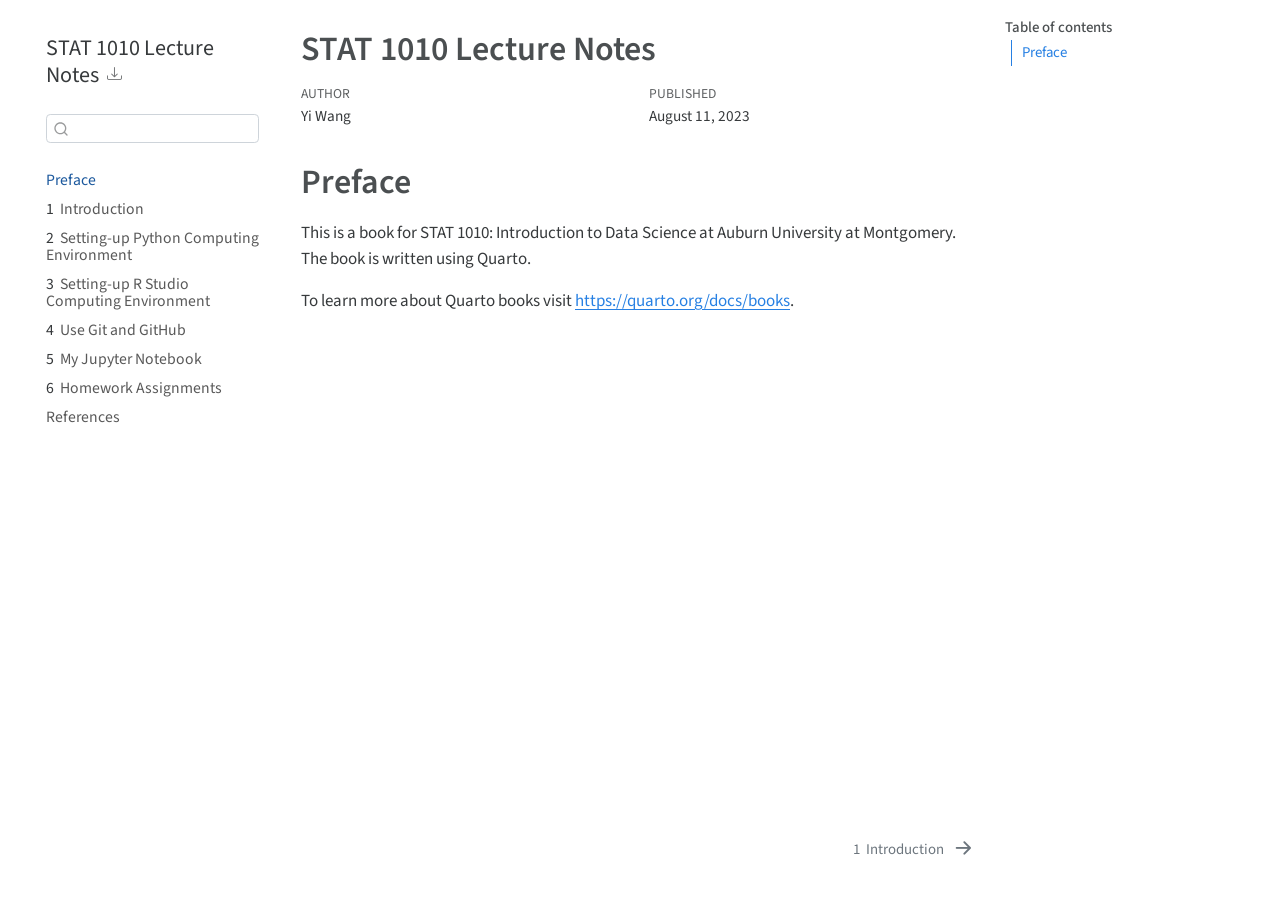
<file: docs/index.html>
<!DOCTYPE html>
<html xmlns="http://www.w3.org/1999/xhtml" lang="en" xml:lang="en"><head>

<meta charset="utf-8">
<meta name="generator" content="quarto-1.4.398">

<meta name="viewport" content="width=device-width, initial-scale=1.0, user-scalable=yes">

<meta name="author" content="Yi Wang">
<meta name="dcterms.date" content="2023-08-11">

<title>STAT 1010 Lecture Notes</title>
<style>
code{white-space: pre-wrap;}
span.smallcaps{font-variant: small-caps;}
div.columns{display: flex; gap: min(4vw, 1.5em);}
div.column{flex: auto; overflow-x: auto;}
div.hanging-indent{margin-left: 1.5em; text-indent: -1.5em;}
ul.task-list{list-style: none;}
ul.task-list li input[type="checkbox"] {
  width: 0.8em;
  margin: 0 0.8em 0.2em -1em; /* quarto-specific, see https://github.com/quarto-dev/quarto-cli/issues/4556 */ 
  vertical-align: middle;
}
</style>


<script src="site_libs/quarto-nav/quarto-nav.js"></script>
<script src="site_libs/quarto-nav/headroom.min.js"></script>
<script src="site_libs/clipboard/clipboard.min.js"></script>
<script src="site_libs/quarto-search/autocomplete.umd.js"></script>
<script src="site_libs/quarto-search/fuse.min.js"></script>
<script src="site_libs/quarto-search/quarto-search.js"></script>
<meta name="quarto:offset" content="./">
<link href="./intro.html" rel="next">
<script src="site_libs/quarto-html/quarto.js"></script>
<script src="site_libs/quarto-html/popper.min.js"></script>
<script src="site_libs/quarto-html/tippy.umd.min.js"></script>
<script src="site_libs/quarto-html/anchor.min.js"></script>
<link href="site_libs/quarto-html/tippy.css" rel="stylesheet">
<link href="site_libs/quarto-html/quarto-syntax-highlighting.css" rel="stylesheet" id="quarto-text-highlighting-styles">
<script src="site_libs/bootstrap/bootstrap.min.js"></script>
<link href="site_libs/bootstrap/bootstrap-icons.css" rel="stylesheet">
<link href="site_libs/bootstrap/bootstrap.min.css" rel="stylesheet" id="quarto-bootstrap" data-mode="light">
<script id="quarto-search-options" type="application/json">{
  "location": "sidebar",
  "copy-button": false,
  "collapse-after": 3,
  "panel-placement": "start",
  "type": "textbox",
  "limit": 50,
  "keyboard-shortcut": [
    "f",
    "/",
    "s"
  ],
  "show-item-context": false,
  "language": {
    "search-no-results-text": "No results",
    "search-matching-documents-text": "matching documents",
    "search-copy-link-title": "Copy link to search",
    "search-hide-matches-text": "Hide additional matches",
    "search-more-match-text": "more match in this document",
    "search-more-matches-text": "more matches in this document",
    "search-clear-button-title": "Clear",
    "search-detached-cancel-button-title": "Cancel",
    "search-submit-button-title": "Submit",
    "search-label": "Search"
  }
}</script>


</head>

<body class="nav-sidebar floating">

<div id="quarto-search-results"></div>
  <header id="quarto-header" class="headroom fixed-top">
  <nav class="quarto-secondary-nav">
    <div class="container-fluid d-flex">
      <button type="button" class="quarto-btn-toggle btn" data-bs-toggle="collapse" data-bs-target="#quarto-sidebar,#quarto-sidebar-glass" aria-controls="quarto-sidebar" aria-expanded="false" aria-label="Toggle sidebar navigation" onclick="if (window.quartoToggleHeadroom) { window.quartoToggleHeadroom(); }">
        <i class="bi bi-layout-text-sidebar-reverse"></i>
      </button>
        <nav class="quarto-page-breadcrumbs" aria-label="breadcrumb"><ol class="breadcrumb"><li class="breadcrumb-item"><a href="./index.html">Preface</a></li></ol></nav>
        <a class="flex-grow-1" role="button" data-bs-toggle="collapse" data-bs-target="#quarto-sidebar,#quarto-sidebar-glass" aria-controls="quarto-sidebar" aria-expanded="false" aria-label="Toggle sidebar navigation" onclick="if (window.quartoToggleHeadroom) { window.quartoToggleHeadroom(); }">      
        </a>
      <button type="button" class="btn quarto-search-button" aria-label="" onclick="window.quartoOpenSearch();">
        <i class="bi bi-search"></i>
      </button>
    </div>
  </nav>
</header>
<!-- content -->
<div id="quarto-content" class="quarto-container page-columns page-rows-contents page-layout-article">
<!-- sidebar -->
  <nav id="quarto-sidebar" class="sidebar collapse collapse-horizontal sidebar-navigation floating overflow-auto">
    <div class="pt-lg-2 mt-2 text-left sidebar-header">
    <div class="sidebar-title mb-0 py-0">
      <a href="./">STAT 1010 Lecture Notes</a> 
        <div class="sidebar-tools-main">
    <div class="dropdown">
      <a href="" title="Download" id="quarto-navigation-tool-dropdown-0" class="quarto-navigation-tool dropdown-toggle px-1" data-bs-toggle="dropdown" aria-expanded="false" aria-label="Download"><i class="bi bi-download"></i></a>
      <ul class="dropdown-menu" aria-labelledby="quarto-navigation-tool-dropdown-0">
          <li>
            <a class="dropdown-item sidebar-tools-main-item" href="./STAT-1010-Lecture-Notes.pdf">
              <i class="bi bi-bi-file-pdf pe-1"></i>
            Download PDF
            </a>
          </li>
          <li>
            <a class="dropdown-item sidebar-tools-main-item" href="./STAT-1010-Lecture-Notes.docx">
              <i class="bi bi-bi-file-word pe-1"></i>
            Download Docx
            </a>
          </li>
      </ul>
    </div>
</div>
    </div>
      </div>
        <div class="mt-2 flex-shrink-0 align-items-center">
        <div class="sidebar-search">
        <div id="quarto-search" class="" title="Search"></div>
        </div>
        </div>
    <div class="sidebar-menu-container"> 
    <ul class="list-unstyled mt-1">
        <li class="sidebar-item">
  <div class="sidebar-item-container"> 
  <a href="./index.html" class="sidebar-item-text sidebar-link active">
 <span class="menu-text">Preface</span></a>
  </div>
</li>
        <li class="sidebar-item">
  <div class="sidebar-item-container"> 
  <a href="./intro.html" class="sidebar-item-text sidebar-link">
 <span class="menu-text"><span class="chapter-number">1</span>&nbsp; <span class="chapter-title">Introduction</span></span></a>
  </div>
</li>
        <li class="sidebar-item">
  <div class="sidebar-item-container"> 
  <a href="./python_comp_env.html" class="sidebar-item-text sidebar-link">
 <span class="menu-text"><span class="chapter-number">2</span>&nbsp; <span class="chapter-title">Setting-up Python Computing Environment</span></span></a>
  </div>
</li>
        <li class="sidebar-item">
  <div class="sidebar-item-container"> 
  <a href="./r_comp_env.html" class="sidebar-item-text sidebar-link">
 <span class="menu-text"><span class="chapter-number">3</span>&nbsp; <span class="chapter-title">Setting-up R Studio Computing Environment</span></span></a>
  </div>
</li>
        <li class="sidebar-item">
  <div class="sidebar-item-container"> 
  <a href="./git.html" class="sidebar-item-text sidebar-link">
 <span class="menu-text"><span class="chapter-number">4</span>&nbsp; <span class="chapter-title">Use Git and GitHub</span></span></a>
  </div>
</li>
        <li class="sidebar-item">
  <div class="sidebar-item-container"> 
  <a href="./0_markdown.html" class="sidebar-item-text sidebar-link">
 <span class="menu-text"><span class="chapter-number">5</span>&nbsp; <span class="chapter-title">My Jupyter Notebook</span></span></a>
  </div>
</li>
        <li class="sidebar-item">
  <div class="sidebar-item-container"> 
  <a href="./assignment.html" class="sidebar-item-text sidebar-link">
 <span class="menu-text"><span class="chapter-number">6</span>&nbsp; <span class="chapter-title">Homework Assignments</span></span></a>
  </div>
</li>
        <li class="sidebar-item">
  <div class="sidebar-item-container"> 
  <a href="./references.html" class="sidebar-item-text sidebar-link">
 <span class="menu-text">References</span></a>
  </div>
</li>
    </ul>
    </div>
</nav>
<div id="quarto-sidebar-glass" data-bs-toggle="collapse" data-bs-target="#quarto-sidebar,#quarto-sidebar-glass"></div>
<!-- margin-sidebar -->
    <div id="quarto-margin-sidebar" class="sidebar margin-sidebar">
        <nav id="TOC" role="doc-toc" class="toc-active">
    <h2 id="toc-title">Table of contents</h2>
   
  <ul>
  <li><a href="#preface" id="toc-preface" class="nav-link active" data-scroll-target="#preface">Preface</a></li>
  </ul>
</nav>
    </div>
<!-- main -->
<main class="content" id="quarto-document-content">

<header id="title-block-header" class="quarto-title-block default">
<div class="quarto-title">
<h1 class="title">STAT 1010 Lecture Notes</h1>
</div>



<div class="quarto-title-meta">

    <div>
    <div class="quarto-title-meta-heading">Author</div>
    <div class="quarto-title-meta-contents">
             <p>Yi Wang </p>
          </div>
  </div>
    
    <div>
    <div class="quarto-title-meta-heading">Published</div>
    <div class="quarto-title-meta-contents">
      <p class="date">August 11, 2023</p>
    </div>
  </div>
  
    
  </div>
  


</header>


<section id="preface" class="level1 unnumbered">
<h1 class="unnumbered">Preface</h1>
<p>This is a book for STAT 1010: Introduction to Data Science at Auburn University at Montgomery. The book is written using Quarto.</p>
<p>To learn more about Quarto books visit <a href="https://quarto.org/docs/books" class="uri">https://quarto.org/docs/books</a>.</p>


</section>

</main> <!-- /main -->
<script id="quarto-html-after-body" type="application/javascript">
window.document.addEventListener("DOMContentLoaded", function (event) {
  const toggleBodyColorMode = (bsSheetEl) => {
    const mode = bsSheetEl.getAttribute("data-mode");
    const bodyEl = window.document.querySelector("body");
    if (mode === "dark") {
      bodyEl.classList.add("quarto-dark");
      bodyEl.classList.remove("quarto-light");
    } else {
      bodyEl.classList.add("quarto-light");
      bodyEl.classList.remove("quarto-dark");
    }
  }
  const toggleBodyColorPrimary = () => {
    const bsSheetEl = window.document.querySelector("link#quarto-bootstrap");
    if (bsSheetEl) {
      toggleBodyColorMode(bsSheetEl);
    }
  }
  toggleBodyColorPrimary();  
  const icon = "";
  const anchorJS = new window.AnchorJS();
  anchorJS.options = {
    placement: 'right',
    icon: icon
  };
  anchorJS.add('.anchored');
  const isCodeAnnotation = (el) => {
    for (const clz of el.classList) {
      if (clz.startsWith('code-annotation-')) {                     
        return true;
      }
    }
    return false;
  }
  const clipboard = new window.ClipboardJS('.code-copy-button', {
    text: function(trigger) {
      const codeEl = trigger.previousElementSibling.cloneNode(true);
      for (const childEl of codeEl.children) {
        if (isCodeAnnotation(childEl)) {
          childEl.remove();
        }
      }
      return codeEl.innerText;
    }
  });
  clipboard.on('success', function(e) {
    // button target
    const button = e.trigger;
    // don't keep focus
    button.blur();
    // flash "checked"
    button.classList.add('code-copy-button-checked');
    var currentTitle = button.getAttribute("title");
    button.setAttribute("title", "Copied!");
    let tooltip;
    if (window.bootstrap) {
      button.setAttribute("data-bs-toggle", "tooltip");
      button.setAttribute("data-bs-placement", "left");
      button.setAttribute("data-bs-title", "Copied!");
      tooltip = new bootstrap.Tooltip(button, 
        { trigger: "manual", 
          customClass: "code-copy-button-tooltip",
          offset: [0, -8]});
      tooltip.show();    
    }
    setTimeout(function() {
      if (tooltip) {
        tooltip.hide();
        button.removeAttribute("data-bs-title");
        button.removeAttribute("data-bs-toggle");
        button.removeAttribute("data-bs-placement");
      }
      button.setAttribute("title", currentTitle);
      button.classList.remove('code-copy-button-checked');
    }, 1000);
    // clear code selection
    e.clearSelection();
  });
  function tippyHover(el, contentFn, onTriggerFn, onUntriggerFn) {
    const config = {
      allowHTML: true,
      maxWidth: 500,
      delay: 100,
      arrow: false,
      appendTo: function(el) {
          return el.parentElement;
      },
      interactive: true,
      interactiveBorder: 10,
      theme: 'quarto',
      placement: 'bottom-start',
    };
    if (contentFn) {
      config.content = contentFn;
    }
    if (onTriggerFn) {
      config.onTrigger = onTriggerFn;
    }
    if (onUntriggerFn) {
      config.onUntrigger = onUntriggerFn;
    }
    window.tippy(el, config); 
  }
  const noterefs = window.document.querySelectorAll('a[role="doc-noteref"]');
  for (var i=0; i<noterefs.length; i++) {
    const ref = noterefs[i];
    tippyHover(ref, function() {
      // use id or data attribute instead here
      let href = ref.getAttribute('data-footnote-href') || ref.getAttribute('href');
      try { href = new URL(href).hash; } catch {}
      const id = href.replace(/^#\/?/, "");
      const note = window.document.getElementById(id);
      return note.innerHTML;
    });
  }
  const xrefs = window.document.querySelectorAll('a.quarto-xref');
  const processXRef = (id, note) => {
    // Strip column container classes
    const stripColumnClz = (el) => {
      el.classList.remove("page-full", "page-columns");
      if (el.children) {
        for (const child of el.children) {
          stripColumnClz(child);
        }
      }
    }
    stripColumnClz(note)
    const typesetMath = (el) => {
      if (window.MathJax) {
        // MathJax Typeset
        window.MathJax.typeset([el]);
      } else if (window.katex) {
        // KaTeX Render
        var mathElements = el.getElementsByClassName("math");
        var macros = [];
        for (var i = 0; i < mathElements.length; i++) {
          var texText = mathElements[i].firstChild;
          if (mathElements[i].tagName == "SPAN") {
            window.katex.render(texText.data, mathElements[i], {
              displayMode: mathElements[i].classList.contains('display'),
              throwOnError: false,
              macros: macros,
              fleqn: false
            });
          }
        }
      }
    }
    if (id === null || id.startsWith('sec-')) {
      // Special case sections, only their first couple elements
      const container = document.createElement("div");
      if (note.children && note.children.length > 2) {
        for (let i = 0; i < 2; i++) {
          container.appendChild(note.children[i].cloneNode(true));
        }
        typesetMath(container);
        return container.innerHTML
      } else {
        typesetMath(note);
        return note.innerHTML;
      }
    } else {
      // Remove any anchor links if they are present
      const anchorLink = note.querySelector('a.anchorjs-link');
      if (anchorLink) {
        anchorLink.remove();
      }
      typesetMath(note);
      return note.innerHTML;
    }
  }
  for (var i=0; i<xrefs.length; i++) {
    const xref = xrefs[i];
    tippyHover(xref, undefined, function(instance) {
      instance.disable();
      let url = xref.getAttribute('href');
      let hash = undefined; 
      if (url.startsWith('#')) {
        hash = url;
      } else {
        try { hash = new URL(url).hash; } catch {}
      }
      if (hash) {
        const id = hash.replace(/^#\/?/, "");
        const note = window.document.getElementById(id);
        if (note !== null) {
          try {
            const html = processXRef(id, note.cloneNode(true));
            instance.setContent(html);
          } finally {
            instance.enable();
            instance.show();
          }
        } else {
          // See if we can fetch this
          fetch(url.split('#')[0])
          .then(res => res.text())
          .then(html => {
            const parser = new DOMParser();
            const htmlDoc = parser.parseFromString(html, "text/html");
            const note = htmlDoc.getElementById(id);
            if (note !== null) {
              const html = processXRef(id, note);
              instance.setContent(html);
            } 
          }).finally(() => {
            instance.enable();
            instance.show();
          });
        }
      } else {
        // See if we can fetch a full url (with no hash to target)
        // This is a special case and we should probably do some content thinning / targeting
        fetch(url)
        .then(res => res.text())
        .then(html => {
          const parser = new DOMParser();
          const htmlDoc = parser.parseFromString(html, "text/html");
          const note = htmlDoc.querySelector('main.content');
          if (note !== null) {
            // This should only happen for chapter cross references
            // (since there is no id in the URL)
            // remove the first header
            if (note.children.length > 0 && note.children[0].tagName === "HEADER") {
              note.children[0].remove();
            }
            const html = processXRef(null, note);
            instance.setContent(html);
          } 
        }).finally(() => {
          instance.enable();
          instance.show();
        });
      }
    }, function(instance) {
    });
  }
      let selectedAnnoteEl;
      const selectorForAnnotation = ( cell, annotation) => {
        let cellAttr = 'data-code-cell="' + cell + '"';
        let lineAttr = 'data-code-annotation="' +  annotation + '"';
        const selector = 'span[' + cellAttr + '][' + lineAttr + ']';
        return selector;
      }
      const selectCodeLines = (annoteEl) => {
        const doc = window.document;
        const targetCell = annoteEl.getAttribute("data-target-cell");
        const targetAnnotation = annoteEl.getAttribute("data-target-annotation");
        const annoteSpan = window.document.querySelector(selectorForAnnotation(targetCell, targetAnnotation));
        const lines = annoteSpan.getAttribute("data-code-lines").split(",");
        const lineIds = lines.map((line) => {
          return targetCell + "-" + line;
        })
        let top = null;
        let height = null;
        let parent = null;
        if (lineIds.length > 0) {
            //compute the position of the single el (top and bottom and make a div)
            const el = window.document.getElementById(lineIds[0]);
            top = el.offsetTop;
            height = el.offsetHeight;
            parent = el.parentElement.parentElement;
          if (lineIds.length > 1) {
            const lastEl = window.document.getElementById(lineIds[lineIds.length - 1]);
            const bottom = lastEl.offsetTop + lastEl.offsetHeight;
            height = bottom - top;
          }
          if (top !== null && height !== null && parent !== null) {
            // cook up a div (if necessary) and position it 
            let div = window.document.getElementById("code-annotation-line-highlight");
            if (div === null) {
              div = window.document.createElement("div");
              div.setAttribute("id", "code-annotation-line-highlight");
              div.style.position = 'absolute';
              parent.appendChild(div);
            }
            div.style.top = top - 2 + "px";
            div.style.height = height + 4 + "px";
            div.style.left = 0;
            let gutterDiv = window.document.getElementById("code-annotation-line-highlight-gutter");
            if (gutterDiv === null) {
              gutterDiv = window.document.createElement("div");
              gutterDiv.setAttribute("id", "code-annotation-line-highlight-gutter");
              gutterDiv.style.position = 'absolute';
              const codeCell = window.document.getElementById(targetCell);
              const gutter = codeCell.querySelector('.code-annotation-gutter');
              gutter.appendChild(gutterDiv);
            }
            gutterDiv.style.top = top - 2 + "px";
            gutterDiv.style.height = height + 4 + "px";
          }
          selectedAnnoteEl = annoteEl;
        }
      };
      const unselectCodeLines = () => {
        const elementsIds = ["code-annotation-line-highlight", "code-annotation-line-highlight-gutter"];
        elementsIds.forEach((elId) => {
          const div = window.document.getElementById(elId);
          if (div) {
            div.remove();
          }
        });
        selectedAnnoteEl = undefined;
      };
        // Handle positioning of the toggle
    window.addEventListener(
      "resize",
      throttle(() => {
        elRect = undefined;
        if (selectedAnnoteEl) {
          selectCodeLines(selectedAnnoteEl);
        }
      }, 10)
    );
    function throttle(fn, ms) {
    let throttle = false;
    let timer;
      return (...args) => {
        if(!throttle) { // first call gets through
            fn.apply(this, args);
            throttle = true;
        } else { // all the others get throttled
            if(timer) clearTimeout(timer); // cancel #2
            timer = setTimeout(() => {
              fn.apply(this, args);
              timer = throttle = false;
            }, ms);
        }
      };
    }
      // Attach click handler to the DT
      const annoteDls = window.document.querySelectorAll('dt[data-target-cell]');
      for (const annoteDlNode of annoteDls) {
        annoteDlNode.addEventListener('click', (event) => {
          const clickedEl = event.target;
          if (clickedEl !== selectedAnnoteEl) {
            unselectCodeLines();
            const activeEl = window.document.querySelector('dt[data-target-cell].code-annotation-active');
            if (activeEl) {
              activeEl.classList.remove('code-annotation-active');
            }
            selectCodeLines(clickedEl);
            clickedEl.classList.add('code-annotation-active');
          } else {
            // Unselect the line
            unselectCodeLines();
            clickedEl.classList.remove('code-annotation-active');
          }
        });
      }
  const findCites = (el) => {
    const parentEl = el.parentElement;
    if (parentEl) {
      const cites = parentEl.dataset.cites;
      if (cites) {
        return {
          el,
          cites: cites.split(' ')
        };
      } else {
        return findCites(el.parentElement)
      }
    } else {
      return undefined;
    }
  };
  var bibliorefs = window.document.querySelectorAll('a[role="doc-biblioref"]');
  for (var i=0; i<bibliorefs.length; i++) {
    const ref = bibliorefs[i];
    const citeInfo = findCites(ref);
    if (citeInfo) {
      tippyHover(citeInfo.el, function() {
        var popup = window.document.createElement('div');
        citeInfo.cites.forEach(function(cite) {
          var citeDiv = window.document.createElement('div');
          citeDiv.classList.add('hanging-indent');
          citeDiv.classList.add('csl-entry');
          var biblioDiv = window.document.getElementById('ref-' + cite);
          if (biblioDiv) {
            citeDiv.innerHTML = biblioDiv.innerHTML;
          }
          popup.appendChild(citeDiv);
        });
        return popup.innerHTML;
      });
    }
  }
});
</script>
<nav class="page-navigation">
  <div class="nav-page nav-page-previous">
  </div>
  <div class="nav-page nav-page-next">
      <a href="./intro.html" class="pagination-link">
        <span class="nav-page-text"><span class="chapter-number">1</span>&nbsp; <span class="chapter-title">Introduction</span></span> <i class="bi bi-arrow-right-short"></i>
      </a>
  </div>
</nav>
</div> <!-- /content -->




</body></html>
</file>
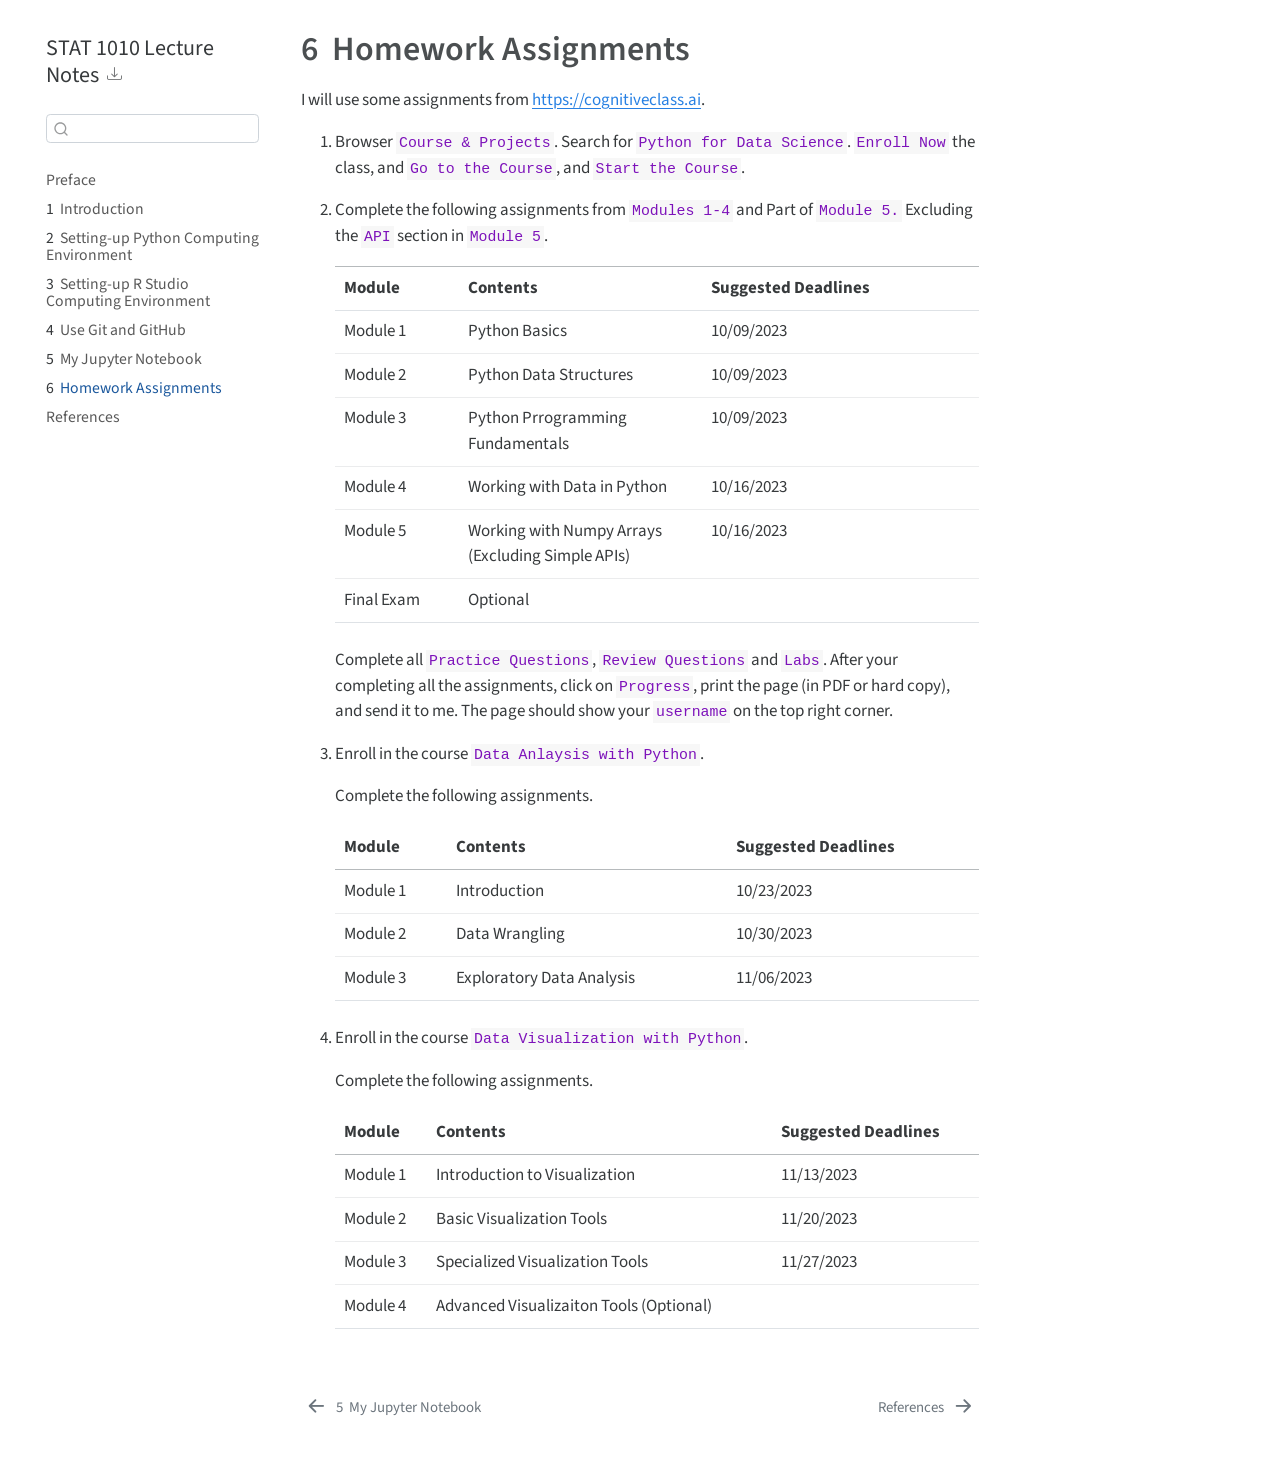
<file: docs/assignment.html>
<!DOCTYPE html>
<html xmlns="http://www.w3.org/1999/xhtml" lang="en" xml:lang="en"><head>

<meta charset="utf-8">
<meta name="generator" content="quarto-1.4.398">

<meta name="viewport" content="width=device-width, initial-scale=1.0, user-scalable=yes">


<title>STAT 1010 Lecture Notes - 6&nbsp; Homework Assignments</title>
<style>
code{white-space: pre-wrap;}
span.smallcaps{font-variant: small-caps;}
div.columns{display: flex; gap: min(4vw, 1.5em);}
div.column{flex: auto; overflow-x: auto;}
div.hanging-indent{margin-left: 1.5em; text-indent: -1.5em;}
ul.task-list{list-style: none;}
ul.task-list li input[type="checkbox"] {
  width: 0.8em;
  margin: 0 0.8em 0.2em -1em; /* quarto-specific, see https://github.com/quarto-dev/quarto-cli/issues/4556 */ 
  vertical-align: middle;
}
</style>


<script src="site_libs/quarto-nav/quarto-nav.js"></script>
<script src="site_libs/quarto-nav/headroom.min.js"></script>
<script src="site_libs/clipboard/clipboard.min.js"></script>
<script src="site_libs/quarto-search/autocomplete.umd.js"></script>
<script src="site_libs/quarto-search/fuse.min.js"></script>
<script src="site_libs/quarto-search/quarto-search.js"></script>
<meta name="quarto:offset" content="./">
<link href="./references.html" rel="next">
<link href="./0_markdown.html" rel="prev">
<script src="site_libs/quarto-html/quarto.js"></script>
<script src="site_libs/quarto-html/popper.min.js"></script>
<script src="site_libs/quarto-html/tippy.umd.min.js"></script>
<script src="site_libs/quarto-html/anchor.min.js"></script>
<link href="site_libs/quarto-html/tippy.css" rel="stylesheet">
<link href="site_libs/quarto-html/quarto-syntax-highlighting.css" rel="stylesheet" id="quarto-text-highlighting-styles">
<script src="site_libs/bootstrap/bootstrap.min.js"></script>
<link href="site_libs/bootstrap/bootstrap-icons.css" rel="stylesheet">
<link href="site_libs/bootstrap/bootstrap.min.css" rel="stylesheet" id="quarto-bootstrap" data-mode="light">
<script id="quarto-search-options" type="application/json">{
  "location": "sidebar",
  "copy-button": false,
  "collapse-after": 3,
  "panel-placement": "start",
  "type": "textbox",
  "limit": 50,
  "keyboard-shortcut": [
    "f",
    "/",
    "s"
  ],
  "show-item-context": false,
  "language": {
    "search-no-results-text": "No results",
    "search-matching-documents-text": "matching documents",
    "search-copy-link-title": "Copy link to search",
    "search-hide-matches-text": "Hide additional matches",
    "search-more-match-text": "more match in this document",
    "search-more-matches-text": "more matches in this document",
    "search-clear-button-title": "Clear",
    "search-detached-cancel-button-title": "Cancel",
    "search-submit-button-title": "Submit",
    "search-label": "Search"
  }
}</script>


</head>

<body class="nav-sidebar floating">

<div id="quarto-search-results"></div>
  <header id="quarto-header" class="headroom fixed-top">
  <nav class="quarto-secondary-nav">
    <div class="container-fluid d-flex">
      <button type="button" class="quarto-btn-toggle btn" data-bs-toggle="collapse" data-bs-target="#quarto-sidebar,#quarto-sidebar-glass" aria-controls="quarto-sidebar" aria-expanded="false" aria-label="Toggle sidebar navigation" onclick="if (window.quartoToggleHeadroom) { window.quartoToggleHeadroom(); }">
        <i class="bi bi-layout-text-sidebar-reverse"></i>
      </button>
        <nav class="quarto-page-breadcrumbs" aria-label="breadcrumb"><ol class="breadcrumb"><li class="breadcrumb-item"><a href="./assignment.html"><span class="chapter-number">6</span>&nbsp; <span class="chapter-title">Homework Assignments</span></a></li></ol></nav>
        <a class="flex-grow-1" role="button" data-bs-toggle="collapse" data-bs-target="#quarto-sidebar,#quarto-sidebar-glass" aria-controls="quarto-sidebar" aria-expanded="false" aria-label="Toggle sidebar navigation" onclick="if (window.quartoToggleHeadroom) { window.quartoToggleHeadroom(); }">      
        </a>
      <button type="button" class="btn quarto-search-button" aria-label="" onclick="window.quartoOpenSearch();">
        <i class="bi bi-search"></i>
      </button>
    </div>
  </nav>
</header>
<!-- content -->
<div id="quarto-content" class="quarto-container page-columns page-rows-contents page-layout-article">
<!-- sidebar -->
  <nav id="quarto-sidebar" class="sidebar collapse collapse-horizontal sidebar-navigation floating overflow-auto">
    <div class="pt-lg-2 mt-2 text-left sidebar-header">
    <div class="sidebar-title mb-0 py-0">
      <a href="./">STAT 1010 Lecture Notes</a> 
        <div class="sidebar-tools-main">
    <div class="dropdown">
      <a href="" title="Download" id="quarto-navigation-tool-dropdown-0" class="quarto-navigation-tool dropdown-toggle px-1" data-bs-toggle="dropdown" aria-expanded="false" aria-label="Download"><i class="bi bi-download"></i></a>
      <ul class="dropdown-menu" aria-labelledby="quarto-navigation-tool-dropdown-0">
          <li>
            <a class="dropdown-item sidebar-tools-main-item" href="./STAT-1010-Lecture-Notes.pdf">
              <i class="bi bi-bi-file-pdf pe-1"></i>
            Download PDF
            </a>
          </li>
          <li>
            <a class="dropdown-item sidebar-tools-main-item" href="./STAT-1010-Lecture-Notes.docx">
              <i class="bi bi-bi-file-word pe-1"></i>
            Download Docx
            </a>
          </li>
      </ul>
    </div>
</div>
    </div>
      </div>
        <div class="mt-2 flex-shrink-0 align-items-center">
        <div class="sidebar-search">
        <div id="quarto-search" class="" title="Search"></div>
        </div>
        </div>
    <div class="sidebar-menu-container"> 
    <ul class="list-unstyled mt-1">
        <li class="sidebar-item">
  <div class="sidebar-item-container"> 
  <a href="./index.html" class="sidebar-item-text sidebar-link">
 <span class="menu-text">Preface</span></a>
  </div>
</li>
        <li class="sidebar-item">
  <div class="sidebar-item-container"> 
  <a href="./intro.html" class="sidebar-item-text sidebar-link">
 <span class="menu-text"><span class="chapter-number">1</span>&nbsp; <span class="chapter-title">Introduction</span></span></a>
  </div>
</li>
        <li class="sidebar-item">
  <div class="sidebar-item-container"> 
  <a href="./python_comp_env.html" class="sidebar-item-text sidebar-link">
 <span class="menu-text"><span class="chapter-number">2</span>&nbsp; <span class="chapter-title">Setting-up Python Computing Environment</span></span></a>
  </div>
</li>
        <li class="sidebar-item">
  <div class="sidebar-item-container"> 
  <a href="./r_comp_env.html" class="sidebar-item-text sidebar-link">
 <span class="menu-text"><span class="chapter-number">3</span>&nbsp; <span class="chapter-title">Setting-up R Studio Computing Environment</span></span></a>
  </div>
</li>
        <li class="sidebar-item">
  <div class="sidebar-item-container"> 
  <a href="./git.html" class="sidebar-item-text sidebar-link">
 <span class="menu-text"><span class="chapter-number">4</span>&nbsp; <span class="chapter-title">Use Git and GitHub</span></span></a>
  </div>
</li>
        <li class="sidebar-item">
  <div class="sidebar-item-container"> 
  <a href="./0_markdown.html" class="sidebar-item-text sidebar-link">
 <span class="menu-text"><span class="chapter-number">5</span>&nbsp; <span class="chapter-title">My Jupyter Notebook</span></span></a>
  </div>
</li>
        <li class="sidebar-item">
  <div class="sidebar-item-container"> 
  <a href="./assignment.html" class="sidebar-item-text sidebar-link active">
 <span class="menu-text"><span class="chapter-number">6</span>&nbsp; <span class="chapter-title">Homework Assignments</span></span></a>
  </div>
</li>
        <li class="sidebar-item">
  <div class="sidebar-item-container"> 
  <a href="./references.html" class="sidebar-item-text sidebar-link">
 <span class="menu-text">References</span></a>
  </div>
</li>
    </ul>
    </div>
</nav>
<div id="quarto-sidebar-glass" data-bs-toggle="collapse" data-bs-target="#quarto-sidebar,#quarto-sidebar-glass"></div>
<!-- margin-sidebar -->
    <div id="quarto-margin-sidebar" class="sidebar margin-sidebar">
        
    </div>
<!-- main -->
<main class="content" id="quarto-document-content">

<header id="title-block-header" class="quarto-title-block default">
<div class="quarto-title">
<h1 class="title"><span class="chapter-number">6</span>&nbsp; <span class="chapter-title">Homework Assignments</span></h1>
</div>



<div class="quarto-title-meta">

    
  
    
  </div>
  


</header>


<p>I will use some assignments from <a href="https://cognitiveclass.ai" class="uri">https://cognitiveclass.ai</a>.</p>
<ol type="1">
<li><p>Browser <code>Course &amp; Projects</code>. Search for <code>Python for Data Science</code>. <code>Enroll Now</code> the class, and <code>Go to the Course</code>, and <code>Start the Course</code>.</p></li>
<li><p>Complete the following assignments from <code>Modules 1-4</code> and Part of <code>Module 5.</code> Excluding the <code>API</code> section in <code>Module 5</code>.</p>
<table class="table">
<colgroup>
<col style="width: 19%">
<col style="width: 37%">
<col style="width: 42%">
</colgroup>
<thead>
<tr class="header">
<th style="text-align: left;">Module</th>
<th style="text-align: left;">Contents</th>
<th style="text-align: left;">Suggested Deadlines</th>
</tr>
</thead>
<tbody>
<tr class="odd">
<td style="text-align: left;">Module 1</td>
<td style="text-align: left;">Python Basics</td>
<td style="text-align: left;">10/09/2023</td>
</tr>
<tr class="even">
<td style="text-align: left;">Module 2</td>
<td style="text-align: left;">Python Data Structures</td>
<td style="text-align: left;">10/09/2023</td>
</tr>
<tr class="odd">
<td style="text-align: left;">Module 3</td>
<td style="text-align: left;">Python Prrogramming Fundamentals</td>
<td style="text-align: left;">10/09/2023</td>
</tr>
<tr class="even">
<td style="text-align: left;">Module 4</td>
<td style="text-align: left;">Working with Data in Python</td>
<td style="text-align: left;">10/16/2023</td>
</tr>
<tr class="odd">
<td style="text-align: left;">Module 5</td>
<td style="text-align: left;">Working with Numpy Arrays (Excluding Simple APIs)</td>
<td style="text-align: left;">10/16/2023</td>
</tr>
<tr class="even">
<td style="text-align: left;">Final Exam</td>
<td style="text-align: left;">Optional</td>
<td style="text-align: left;"></td>
</tr>
</tbody>
</table>
<p>Complete all <code>Practice Questions</code>, <code>Review Questions</code> and <code>Labs</code>. After your completing all the assignments, click on <code>Progress</code>, print the page (in PDF or hard copy), and send it to me. The page should show your <code>username</code> on the top right corner.</p></li>
<li><p>Enroll in the course <code>Data Anlaysis with Python</code>.</p>
<p>Complete the following assignments.</p>
<table class="table">
<thead>
<tr class="header">
<th style="text-align: left;">Module</th>
<th style="text-align: left;">Contents</th>
<th style="text-align: left;">Suggested Deadlines</th>
</tr>
</thead>
<tbody>
<tr class="odd">
<td style="text-align: left;">Module 1</td>
<td style="text-align: left;">Introduction</td>
<td style="text-align: left;">10/23/2023</td>
</tr>
<tr class="even">
<td style="text-align: left;">Module 2</td>
<td style="text-align: left;">Data Wrangling</td>
<td style="text-align: left;">10/30/2023</td>
</tr>
<tr class="odd">
<td style="text-align: left;">Module 3</td>
<td style="text-align: left;">Exploratory Data Analysis</td>
<td style="text-align: left;">11/06/2023</td>
</tr>
</tbody>
</table></li>
<li><p>Enroll in the course <code>Data Visualization with Python</code>.</p>
<p>Complete the following assignments.</p>
<table class="table">
<thead>
<tr class="header">
<th style="text-align: left;">Module</th>
<th style="text-align: left;">Contents</th>
<th style="text-align: left;">Suggested Deadlines</th>
</tr>
</thead>
<tbody>
<tr class="odd">
<td style="text-align: left;">Module 1</td>
<td style="text-align: left;">Introduction to Visualization</td>
<td style="text-align: left;">11/13/2023</td>
</tr>
<tr class="even">
<td style="text-align: left;">Module 2</td>
<td style="text-align: left;">Basic Visualization Tools</td>
<td style="text-align: left;">11/20/2023</td>
</tr>
<tr class="odd">
<td style="text-align: left;">Module 3</td>
<td style="text-align: left;">Specialized Visualization Tools</td>
<td style="text-align: left;">11/27/2023</td>
</tr>
<tr class="even">
<td style="text-align: left;">Module 4</td>
<td style="text-align: left;">Advanced Visualizaiton Tools (Optional)</td>
<td style="text-align: left;"></td>
</tr>
</tbody>
</table></li>
</ol>



</main> <!-- /main -->
<script id="quarto-html-after-body" type="application/javascript">
window.document.addEventListener("DOMContentLoaded", function (event) {
  const toggleBodyColorMode = (bsSheetEl) => {
    const mode = bsSheetEl.getAttribute("data-mode");
    const bodyEl = window.document.querySelector("body");
    if (mode === "dark") {
      bodyEl.classList.add("quarto-dark");
      bodyEl.classList.remove("quarto-light");
    } else {
      bodyEl.classList.add("quarto-light");
      bodyEl.classList.remove("quarto-dark");
    }
  }
  const toggleBodyColorPrimary = () => {
    const bsSheetEl = window.document.querySelector("link#quarto-bootstrap");
    if (bsSheetEl) {
      toggleBodyColorMode(bsSheetEl);
    }
  }
  toggleBodyColorPrimary();  
  const icon = "";
  const anchorJS = new window.AnchorJS();
  anchorJS.options = {
    placement: 'right',
    icon: icon
  };
  anchorJS.add('.anchored');
  const isCodeAnnotation = (el) => {
    for (const clz of el.classList) {
      if (clz.startsWith('code-annotation-')) {                     
        return true;
      }
    }
    return false;
  }
  const clipboard = new window.ClipboardJS('.code-copy-button', {
    text: function(trigger) {
      const codeEl = trigger.previousElementSibling.cloneNode(true);
      for (const childEl of codeEl.children) {
        if (isCodeAnnotation(childEl)) {
          childEl.remove();
        }
      }
      return codeEl.innerText;
    }
  });
  clipboard.on('success', function(e) {
    // button target
    const button = e.trigger;
    // don't keep focus
    button.blur();
    // flash "checked"
    button.classList.add('code-copy-button-checked');
    var currentTitle = button.getAttribute("title");
    button.setAttribute("title", "Copied!");
    let tooltip;
    if (window.bootstrap) {
      button.setAttribute("data-bs-toggle", "tooltip");
      button.setAttribute("data-bs-placement", "left");
      button.setAttribute("data-bs-title", "Copied!");
      tooltip = new bootstrap.Tooltip(button, 
        { trigger: "manual", 
          customClass: "code-copy-button-tooltip",
          offset: [0, -8]});
      tooltip.show();    
    }
    setTimeout(function() {
      if (tooltip) {
        tooltip.hide();
        button.removeAttribute("data-bs-title");
        button.removeAttribute("data-bs-toggle");
        button.removeAttribute("data-bs-placement");
      }
      button.setAttribute("title", currentTitle);
      button.classList.remove('code-copy-button-checked');
    }, 1000);
    // clear code selection
    e.clearSelection();
  });
  function tippyHover(el, contentFn, onTriggerFn, onUntriggerFn) {
    const config = {
      allowHTML: true,
      maxWidth: 500,
      delay: 100,
      arrow: false,
      appendTo: function(el) {
          return el.parentElement;
      },
      interactive: true,
      interactiveBorder: 10,
      theme: 'quarto',
      placement: 'bottom-start',
    };
    if (contentFn) {
      config.content = contentFn;
    }
    if (onTriggerFn) {
      config.onTrigger = onTriggerFn;
    }
    if (onUntriggerFn) {
      config.onUntrigger = onUntriggerFn;
    }
    window.tippy(el, config); 
  }
  const noterefs = window.document.querySelectorAll('a[role="doc-noteref"]');
  for (var i=0; i<noterefs.length; i++) {
    const ref = noterefs[i];
    tippyHover(ref, function() {
      // use id or data attribute instead here
      let href = ref.getAttribute('data-footnote-href') || ref.getAttribute('href');
      try { href = new URL(href).hash; } catch {}
      const id = href.replace(/^#\/?/, "");
      const note = window.document.getElementById(id);
      return note.innerHTML;
    });
  }
  const xrefs = window.document.querySelectorAll('a.quarto-xref');
  const processXRef = (id, note) => {
    // Strip column container classes
    const stripColumnClz = (el) => {
      el.classList.remove("page-full", "page-columns");
      if (el.children) {
        for (const child of el.children) {
          stripColumnClz(child);
        }
      }
    }
    stripColumnClz(note)
    const typesetMath = (el) => {
      if (window.MathJax) {
        // MathJax Typeset
        window.MathJax.typeset([el]);
      } else if (window.katex) {
        // KaTeX Render
        var mathElements = el.getElementsByClassName("math");
        var macros = [];
        for (var i = 0; i < mathElements.length; i++) {
          var texText = mathElements[i].firstChild;
          if (mathElements[i].tagName == "SPAN") {
            window.katex.render(texText.data, mathElements[i], {
              displayMode: mathElements[i].classList.contains('display'),
              throwOnError: false,
              macros: macros,
              fleqn: false
            });
          }
        }
      }
    }
    if (id === null || id.startsWith('sec-')) {
      // Special case sections, only their first couple elements
      const container = document.createElement("div");
      if (note.children && note.children.length > 2) {
        for (let i = 0; i < 2; i++) {
          container.appendChild(note.children[i].cloneNode(true));
        }
        typesetMath(container);
        return container.innerHTML
      } else {
        typesetMath(note);
        return note.innerHTML;
      }
    } else {
      // Remove any anchor links if they are present
      const anchorLink = note.querySelector('a.anchorjs-link');
      if (anchorLink) {
        anchorLink.remove();
      }
      typesetMath(note);
      return note.innerHTML;
    }
  }
  for (var i=0; i<xrefs.length; i++) {
    const xref = xrefs[i];
    tippyHover(xref, undefined, function(instance) {
      instance.disable();
      let url = xref.getAttribute('href');
      let hash = undefined; 
      if (url.startsWith('#')) {
        hash = url;
      } else {
        try { hash = new URL(url).hash; } catch {}
      }
      if (hash) {
        const id = hash.replace(/^#\/?/, "");
        const note = window.document.getElementById(id);
        if (note !== null) {
          try {
            const html = processXRef(id, note.cloneNode(true));
            instance.setContent(html);
          } finally {
            instance.enable();
            instance.show();
          }
        } else {
          // See if we can fetch this
          fetch(url.split('#')[0])
          .then(res => res.text())
          .then(html => {
            const parser = new DOMParser();
            const htmlDoc = parser.parseFromString(html, "text/html");
            const note = htmlDoc.getElementById(id);
            if (note !== null) {
              const html = processXRef(id, note);
              instance.setContent(html);
            } 
          }).finally(() => {
            instance.enable();
            instance.show();
          });
        }
      } else {
        // See if we can fetch a full url (with no hash to target)
        // This is a special case and we should probably do some content thinning / targeting
        fetch(url)
        .then(res => res.text())
        .then(html => {
          const parser = new DOMParser();
          const htmlDoc = parser.parseFromString(html, "text/html");
          const note = htmlDoc.querySelector('main.content');
          if (note !== null) {
            // This should only happen for chapter cross references
            // (since there is no id in the URL)
            // remove the first header
            if (note.children.length > 0 && note.children[0].tagName === "HEADER") {
              note.children[0].remove();
            }
            const html = processXRef(null, note);
            instance.setContent(html);
          } 
        }).finally(() => {
          instance.enable();
          instance.show();
        });
      }
    }, function(instance) {
    });
  }
      let selectedAnnoteEl;
      const selectorForAnnotation = ( cell, annotation) => {
        let cellAttr = 'data-code-cell="' + cell + '"';
        let lineAttr = 'data-code-annotation="' +  annotation + '"';
        const selector = 'span[' + cellAttr + '][' + lineAttr + ']';
        return selector;
      }
      const selectCodeLines = (annoteEl) => {
        const doc = window.document;
        const targetCell = annoteEl.getAttribute("data-target-cell");
        const targetAnnotation = annoteEl.getAttribute("data-target-annotation");
        const annoteSpan = window.document.querySelector(selectorForAnnotation(targetCell, targetAnnotation));
        const lines = annoteSpan.getAttribute("data-code-lines").split(",");
        const lineIds = lines.map((line) => {
          return targetCell + "-" + line;
        })
        let top = null;
        let height = null;
        let parent = null;
        if (lineIds.length > 0) {
            //compute the position of the single el (top and bottom and make a div)
            const el = window.document.getElementById(lineIds[0]);
            top = el.offsetTop;
            height = el.offsetHeight;
            parent = el.parentElement.parentElement;
          if (lineIds.length > 1) {
            const lastEl = window.document.getElementById(lineIds[lineIds.length - 1]);
            const bottom = lastEl.offsetTop + lastEl.offsetHeight;
            height = bottom - top;
          }
          if (top !== null && height !== null && parent !== null) {
            // cook up a div (if necessary) and position it 
            let div = window.document.getElementById("code-annotation-line-highlight");
            if (div === null) {
              div = window.document.createElement("div");
              div.setAttribute("id", "code-annotation-line-highlight");
              div.style.position = 'absolute';
              parent.appendChild(div);
            }
            div.style.top = top - 2 + "px";
            div.style.height = height + 4 + "px";
            div.style.left = 0;
            let gutterDiv = window.document.getElementById("code-annotation-line-highlight-gutter");
            if (gutterDiv === null) {
              gutterDiv = window.document.createElement("div");
              gutterDiv.setAttribute("id", "code-annotation-line-highlight-gutter");
              gutterDiv.style.position = 'absolute';
              const codeCell = window.document.getElementById(targetCell);
              const gutter = codeCell.querySelector('.code-annotation-gutter');
              gutter.appendChild(gutterDiv);
            }
            gutterDiv.style.top = top - 2 + "px";
            gutterDiv.style.height = height + 4 + "px";
          }
          selectedAnnoteEl = annoteEl;
        }
      };
      const unselectCodeLines = () => {
        const elementsIds = ["code-annotation-line-highlight", "code-annotation-line-highlight-gutter"];
        elementsIds.forEach((elId) => {
          const div = window.document.getElementById(elId);
          if (div) {
            div.remove();
          }
        });
        selectedAnnoteEl = undefined;
      };
        // Handle positioning of the toggle
    window.addEventListener(
      "resize",
      throttle(() => {
        elRect = undefined;
        if (selectedAnnoteEl) {
          selectCodeLines(selectedAnnoteEl);
        }
      }, 10)
    );
    function throttle(fn, ms) {
    let throttle = false;
    let timer;
      return (...args) => {
        if(!throttle) { // first call gets through
            fn.apply(this, args);
            throttle = true;
        } else { // all the others get throttled
            if(timer) clearTimeout(timer); // cancel #2
            timer = setTimeout(() => {
              fn.apply(this, args);
              timer = throttle = false;
            }, ms);
        }
      };
    }
      // Attach click handler to the DT
      const annoteDls = window.document.querySelectorAll('dt[data-target-cell]');
      for (const annoteDlNode of annoteDls) {
        annoteDlNode.addEventListener('click', (event) => {
          const clickedEl = event.target;
          if (clickedEl !== selectedAnnoteEl) {
            unselectCodeLines();
            const activeEl = window.document.querySelector('dt[data-target-cell].code-annotation-active');
            if (activeEl) {
              activeEl.classList.remove('code-annotation-active');
            }
            selectCodeLines(clickedEl);
            clickedEl.classList.add('code-annotation-active');
          } else {
            // Unselect the line
            unselectCodeLines();
            clickedEl.classList.remove('code-annotation-active');
          }
        });
      }
  const findCites = (el) => {
    const parentEl = el.parentElement;
    if (parentEl) {
      const cites = parentEl.dataset.cites;
      if (cites) {
        return {
          el,
          cites: cites.split(' ')
        };
      } else {
        return findCites(el.parentElement)
      }
    } else {
      return undefined;
    }
  };
  var bibliorefs = window.document.querySelectorAll('a[role="doc-biblioref"]');
  for (var i=0; i<bibliorefs.length; i++) {
    const ref = bibliorefs[i];
    const citeInfo = findCites(ref);
    if (citeInfo) {
      tippyHover(citeInfo.el, function() {
        var popup = window.document.createElement('div');
        citeInfo.cites.forEach(function(cite) {
          var citeDiv = window.document.createElement('div');
          citeDiv.classList.add('hanging-indent');
          citeDiv.classList.add('csl-entry');
          var biblioDiv = window.document.getElementById('ref-' + cite);
          if (biblioDiv) {
            citeDiv.innerHTML = biblioDiv.innerHTML;
          }
          popup.appendChild(citeDiv);
        });
        return popup.innerHTML;
      });
    }
  }
});
</script>
<nav class="page-navigation">
  <div class="nav-page nav-page-previous">
      <a href="./0_markdown.html" class="pagination-link">
        <i class="bi bi-arrow-left-short"></i> <span class="nav-page-text"><span class="chapter-number">5</span>&nbsp; <span class="chapter-title">My Jupyter Notebook</span></span>
      </a>          
  </div>
  <div class="nav-page nav-page-next">
      <a href="./references.html" class="pagination-link">
        <span class="nav-page-text">References</span> <i class="bi bi-arrow-right-short"></i>
      </a>
  </div>
</nav>
</div> <!-- /content -->




</body></html>
</file>
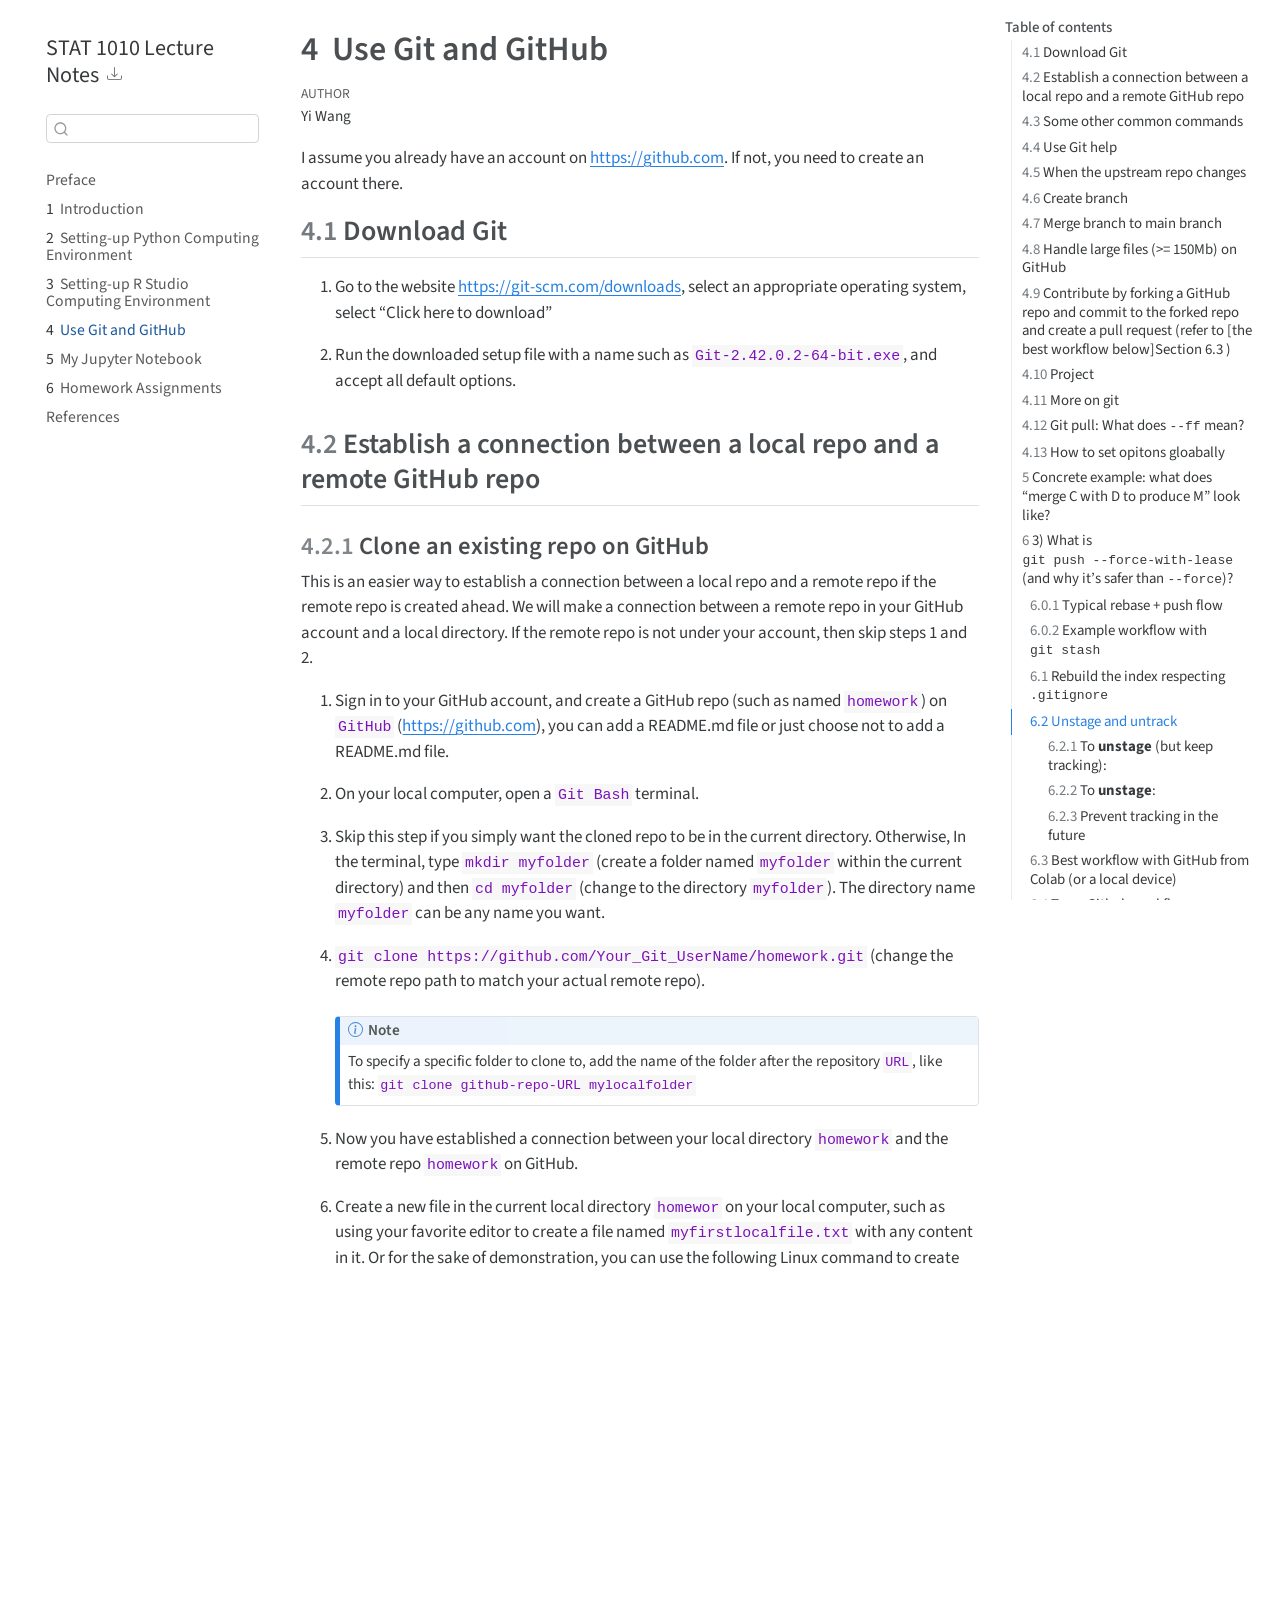
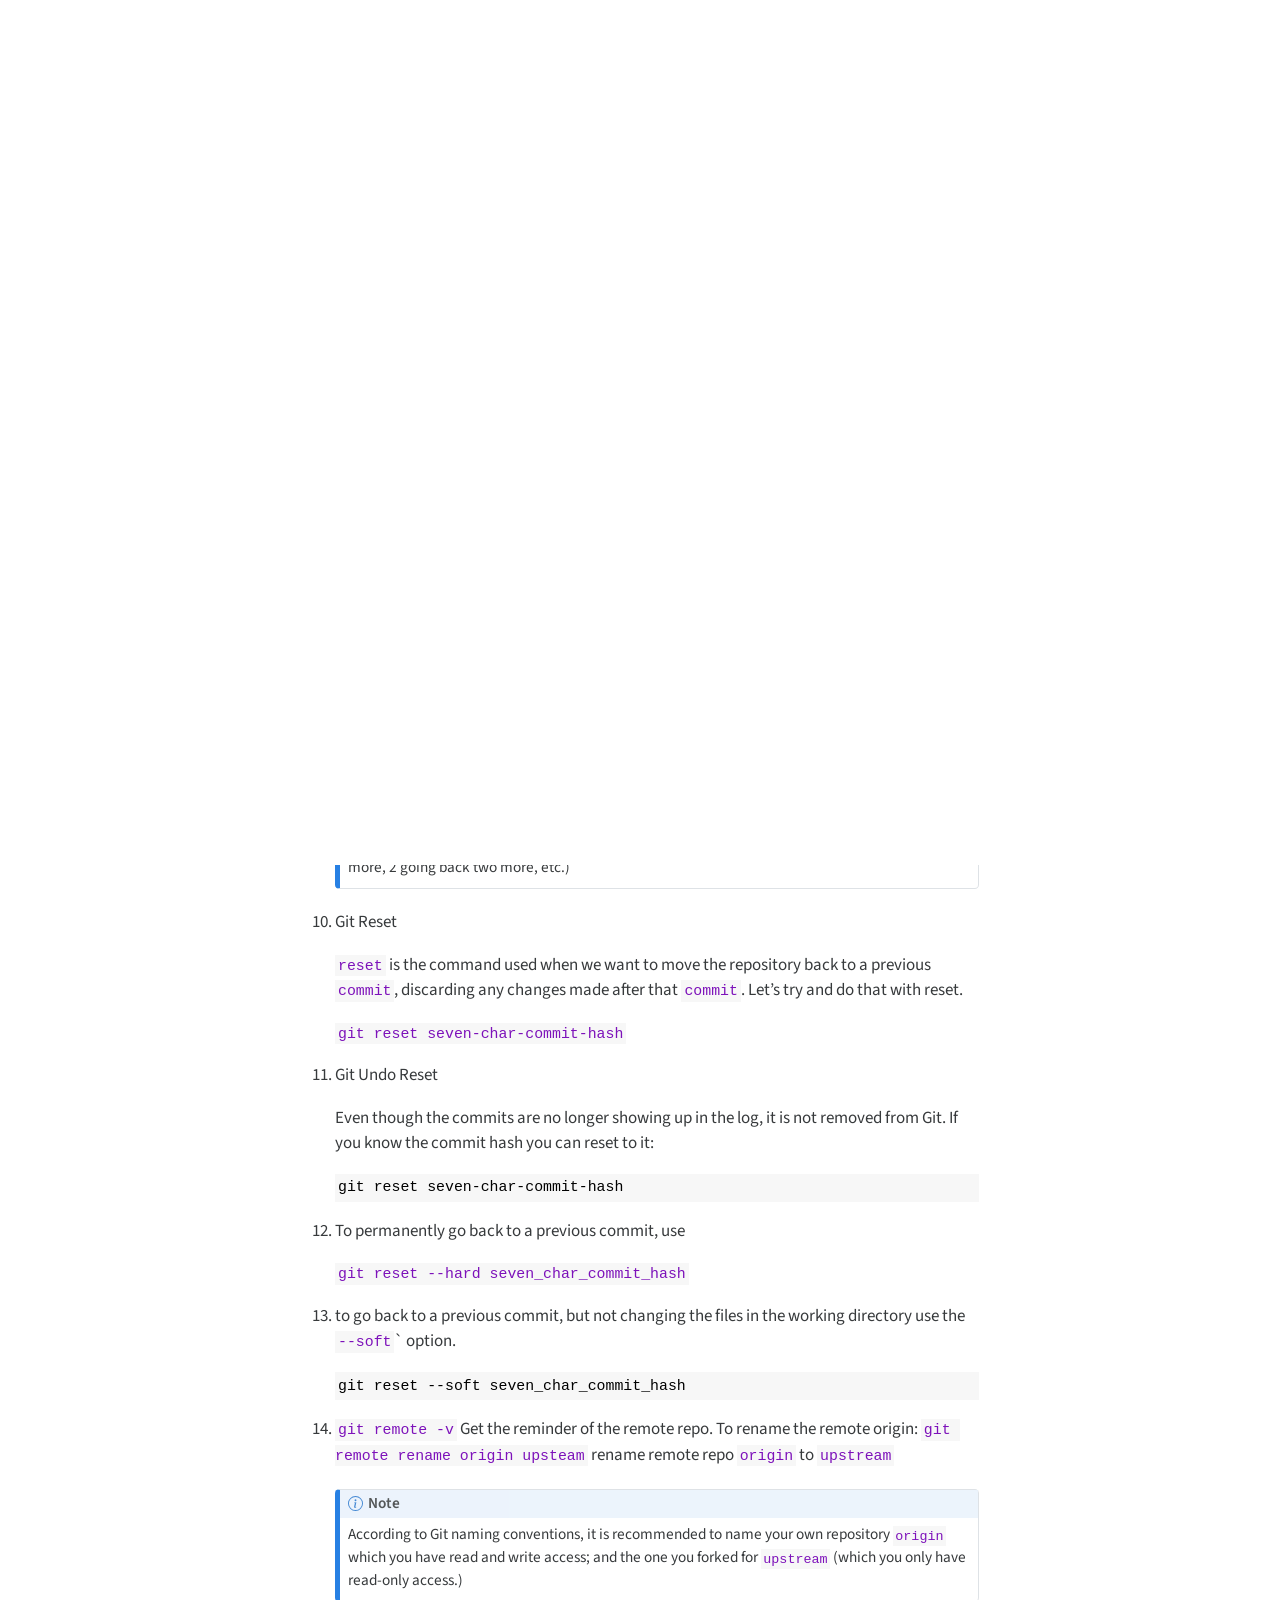
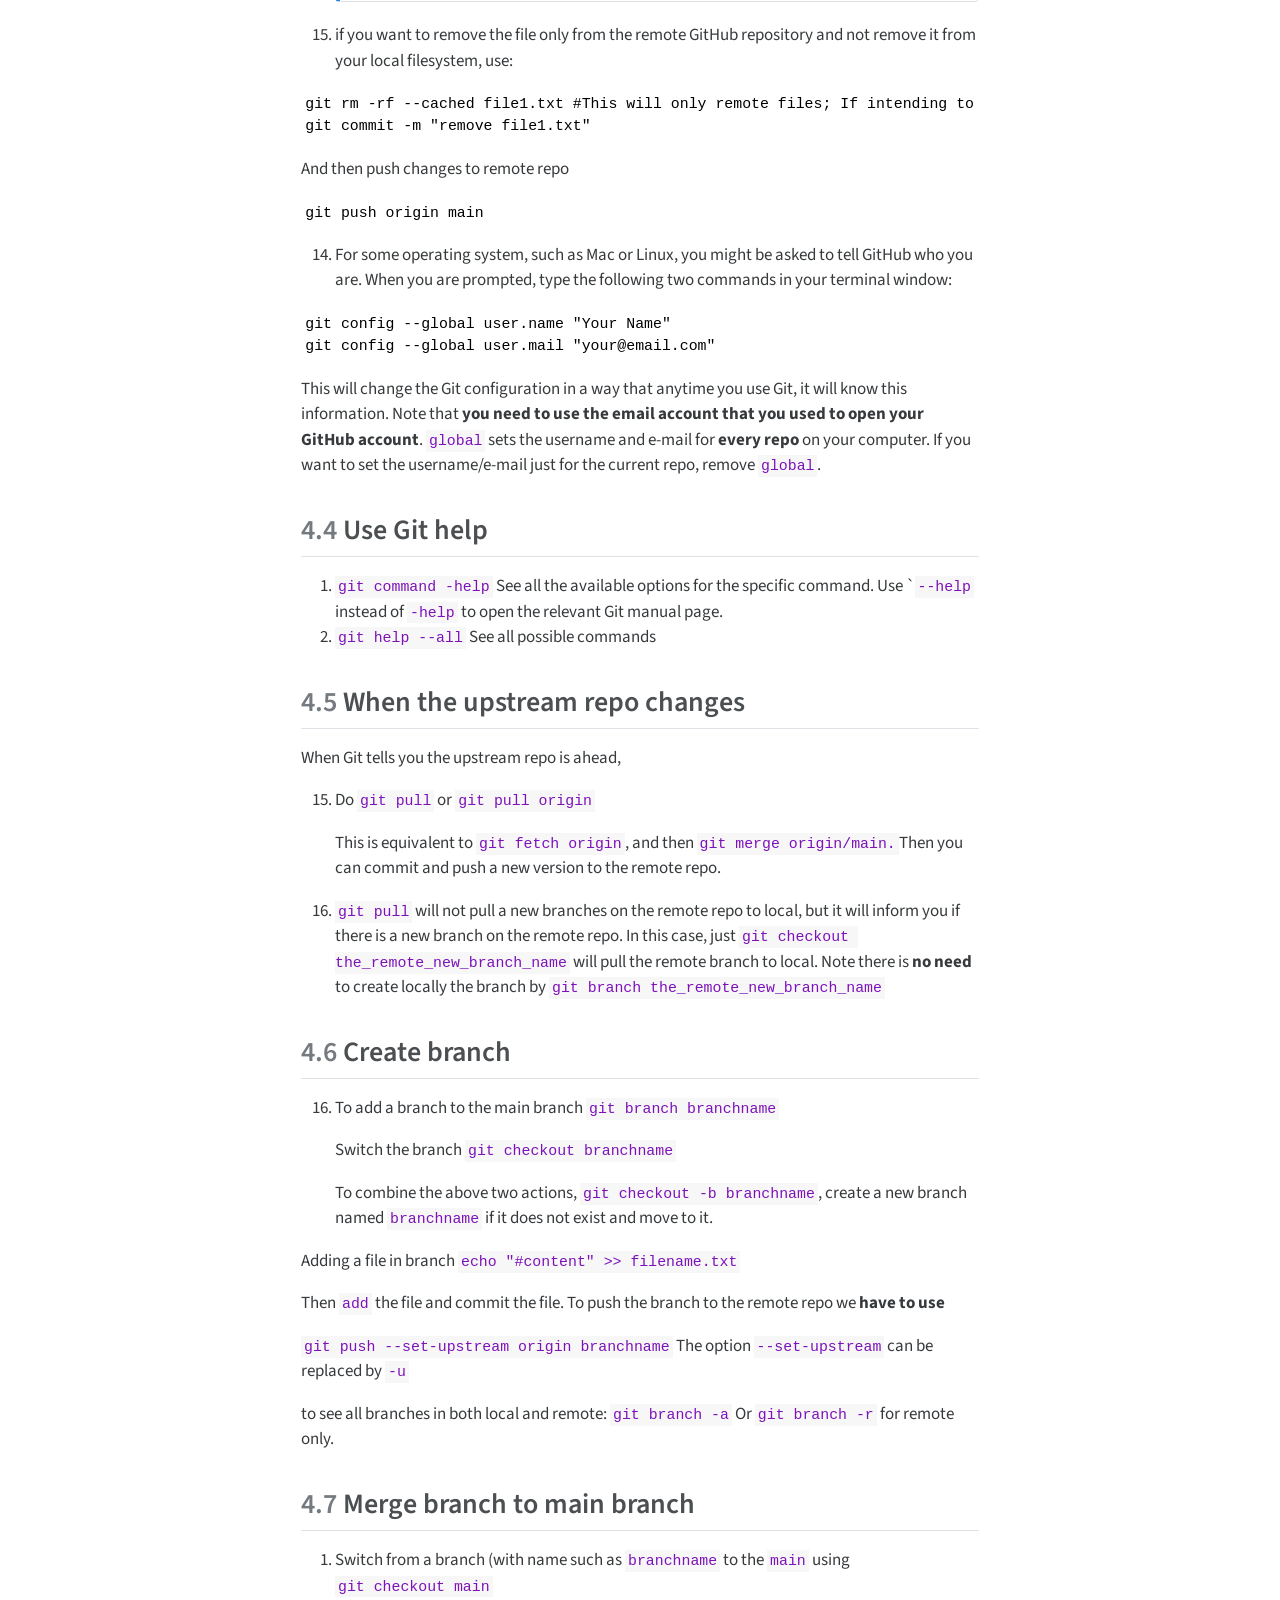
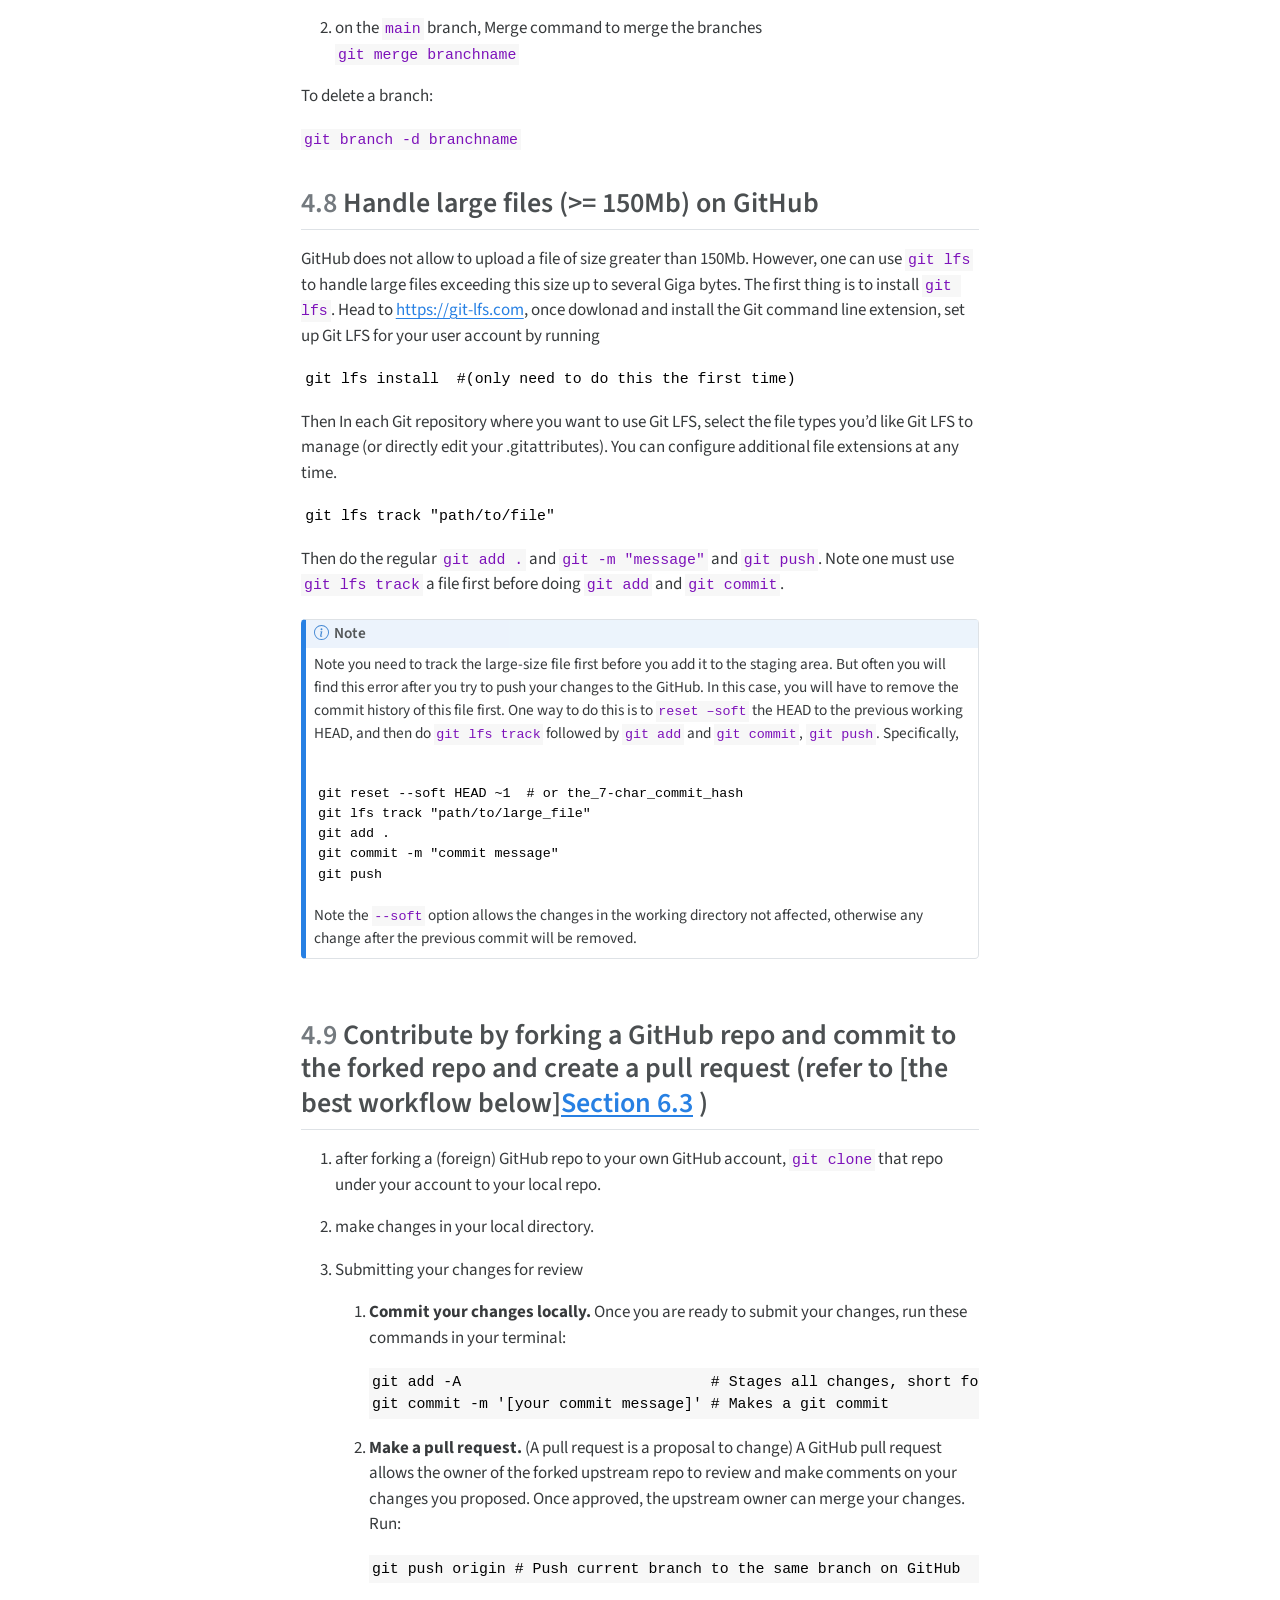
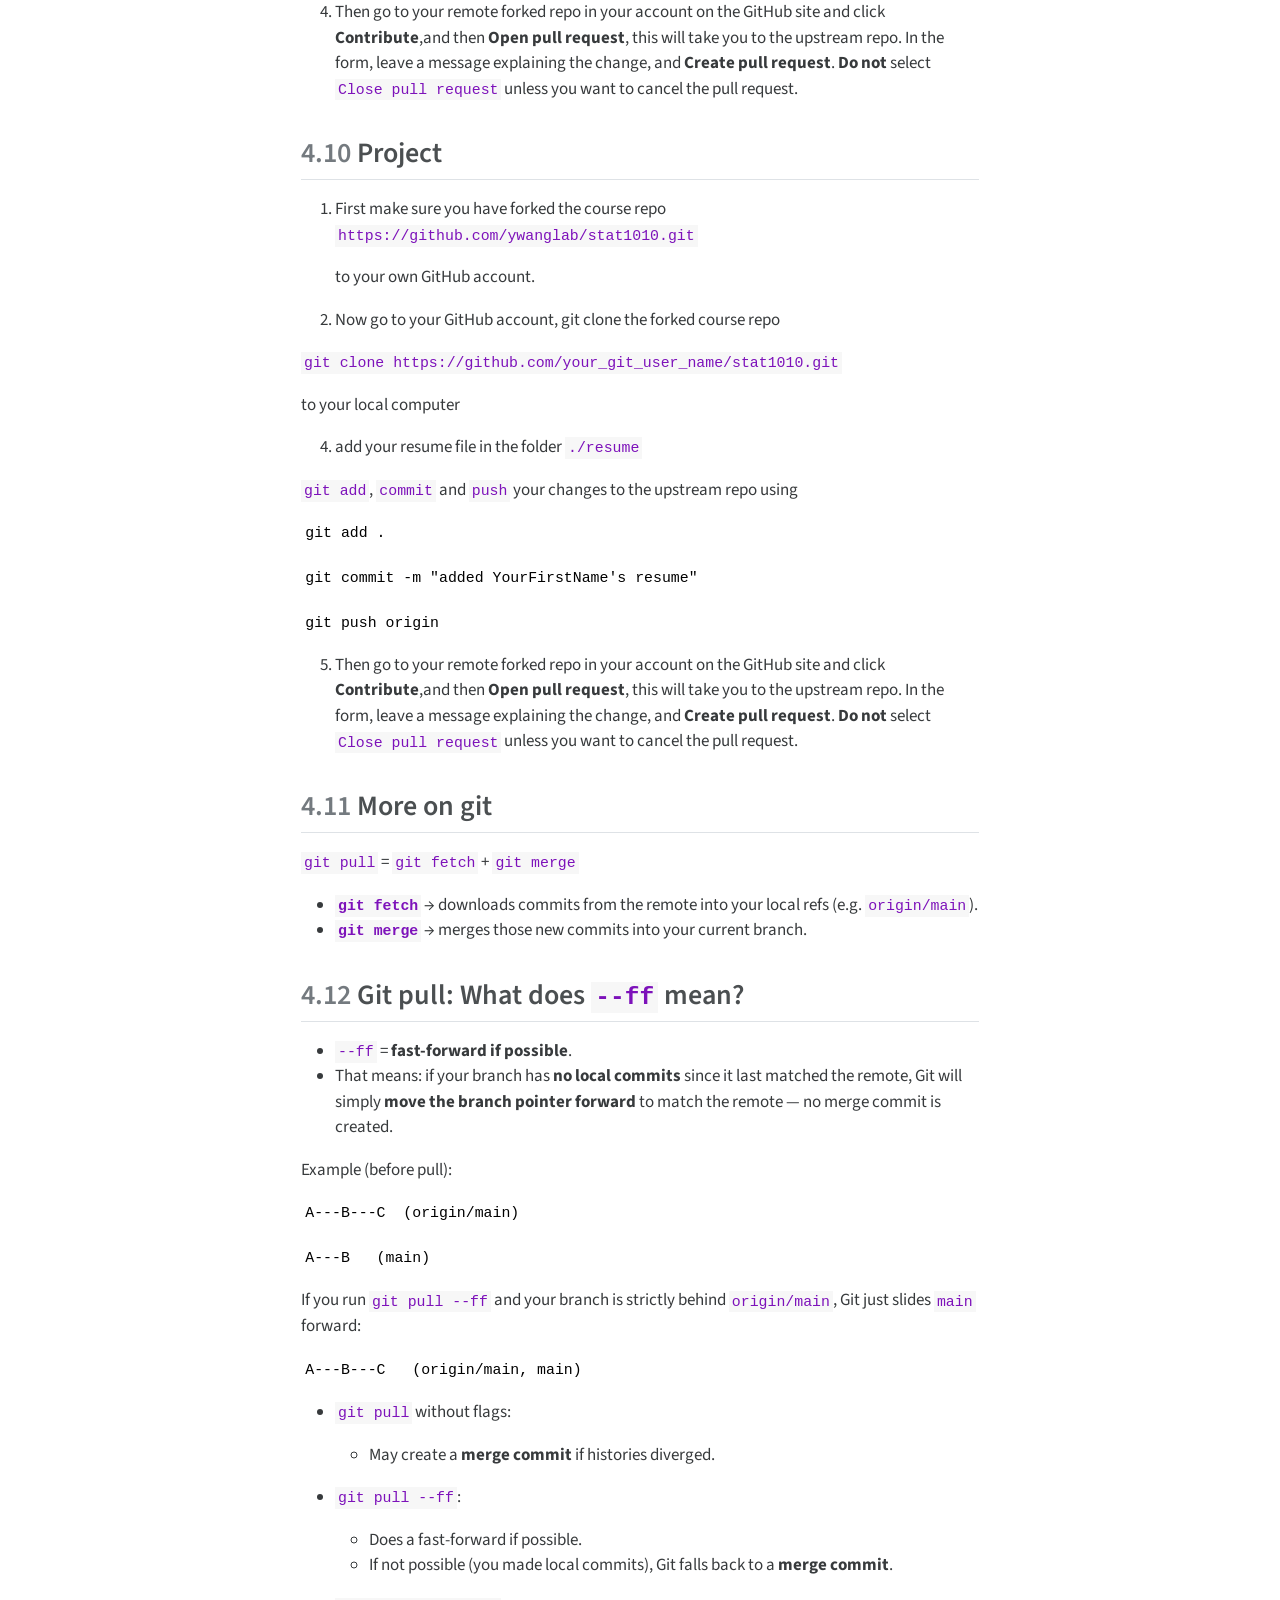
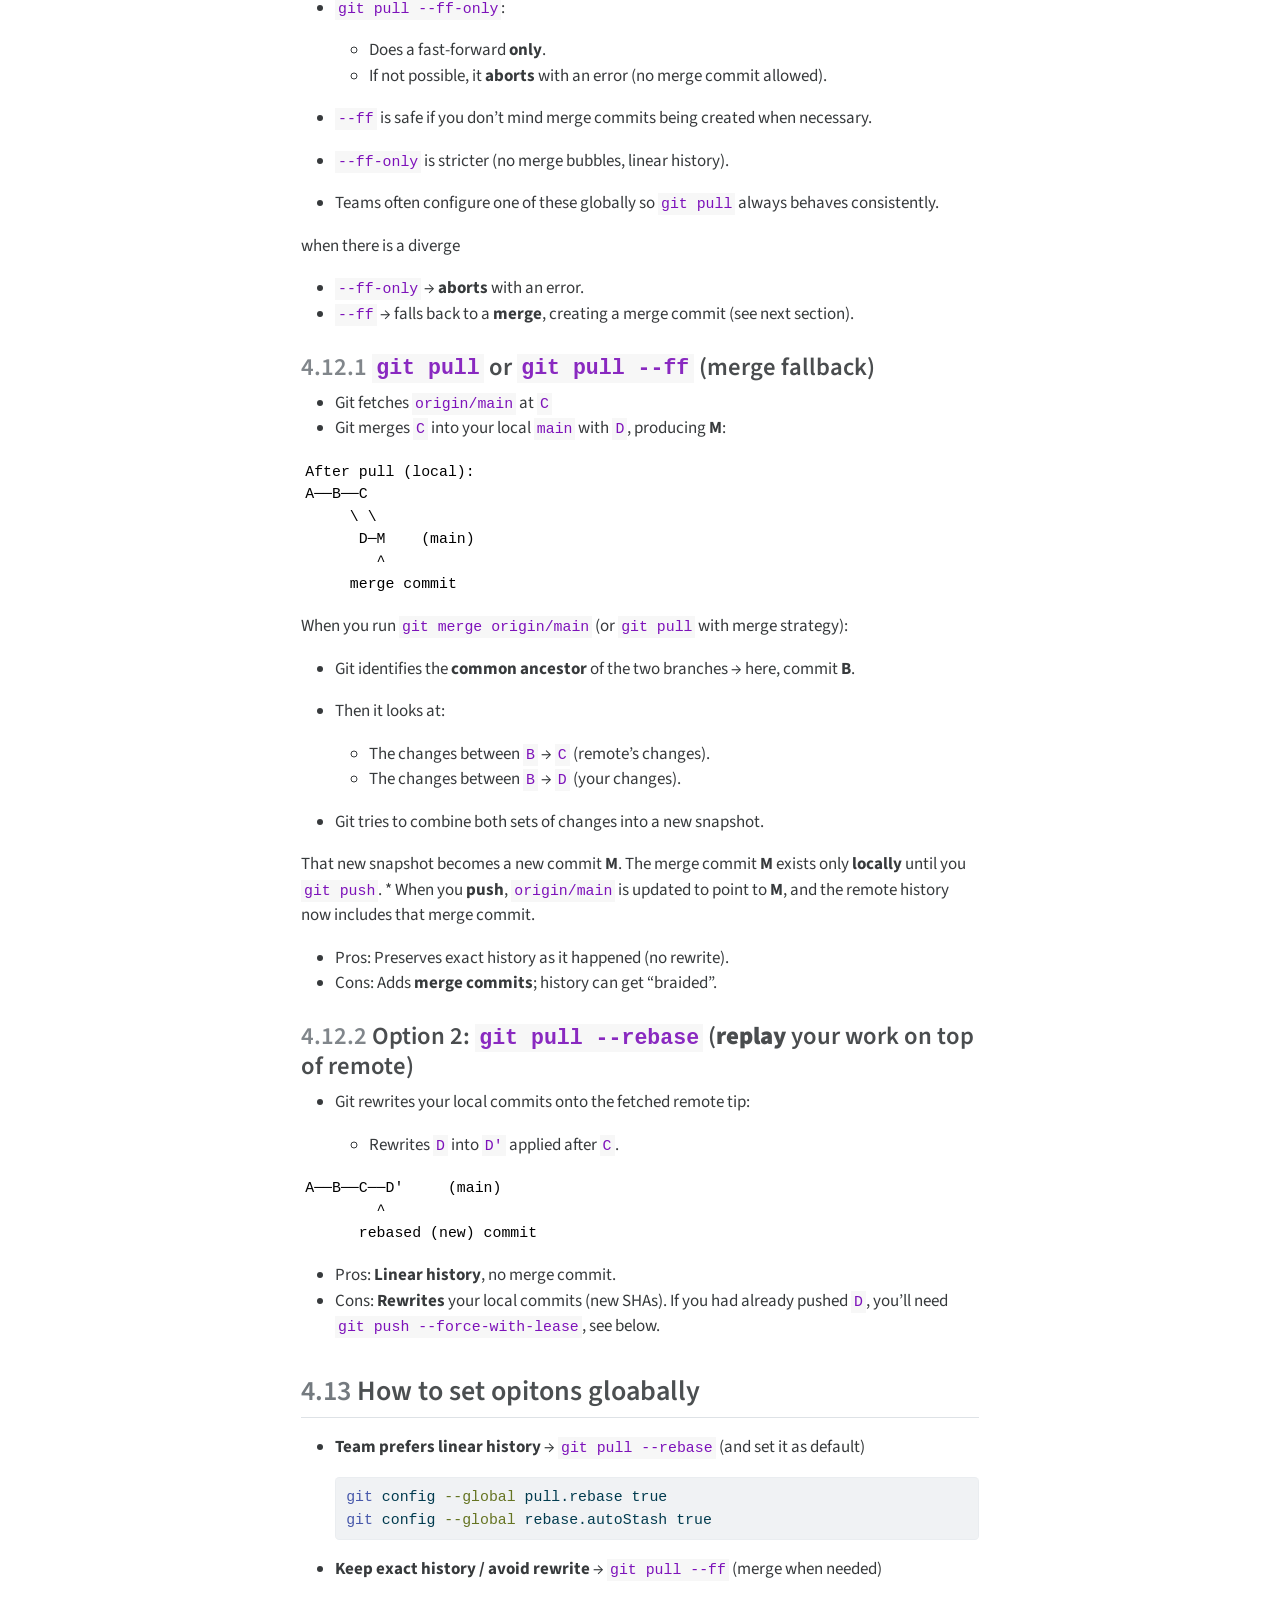
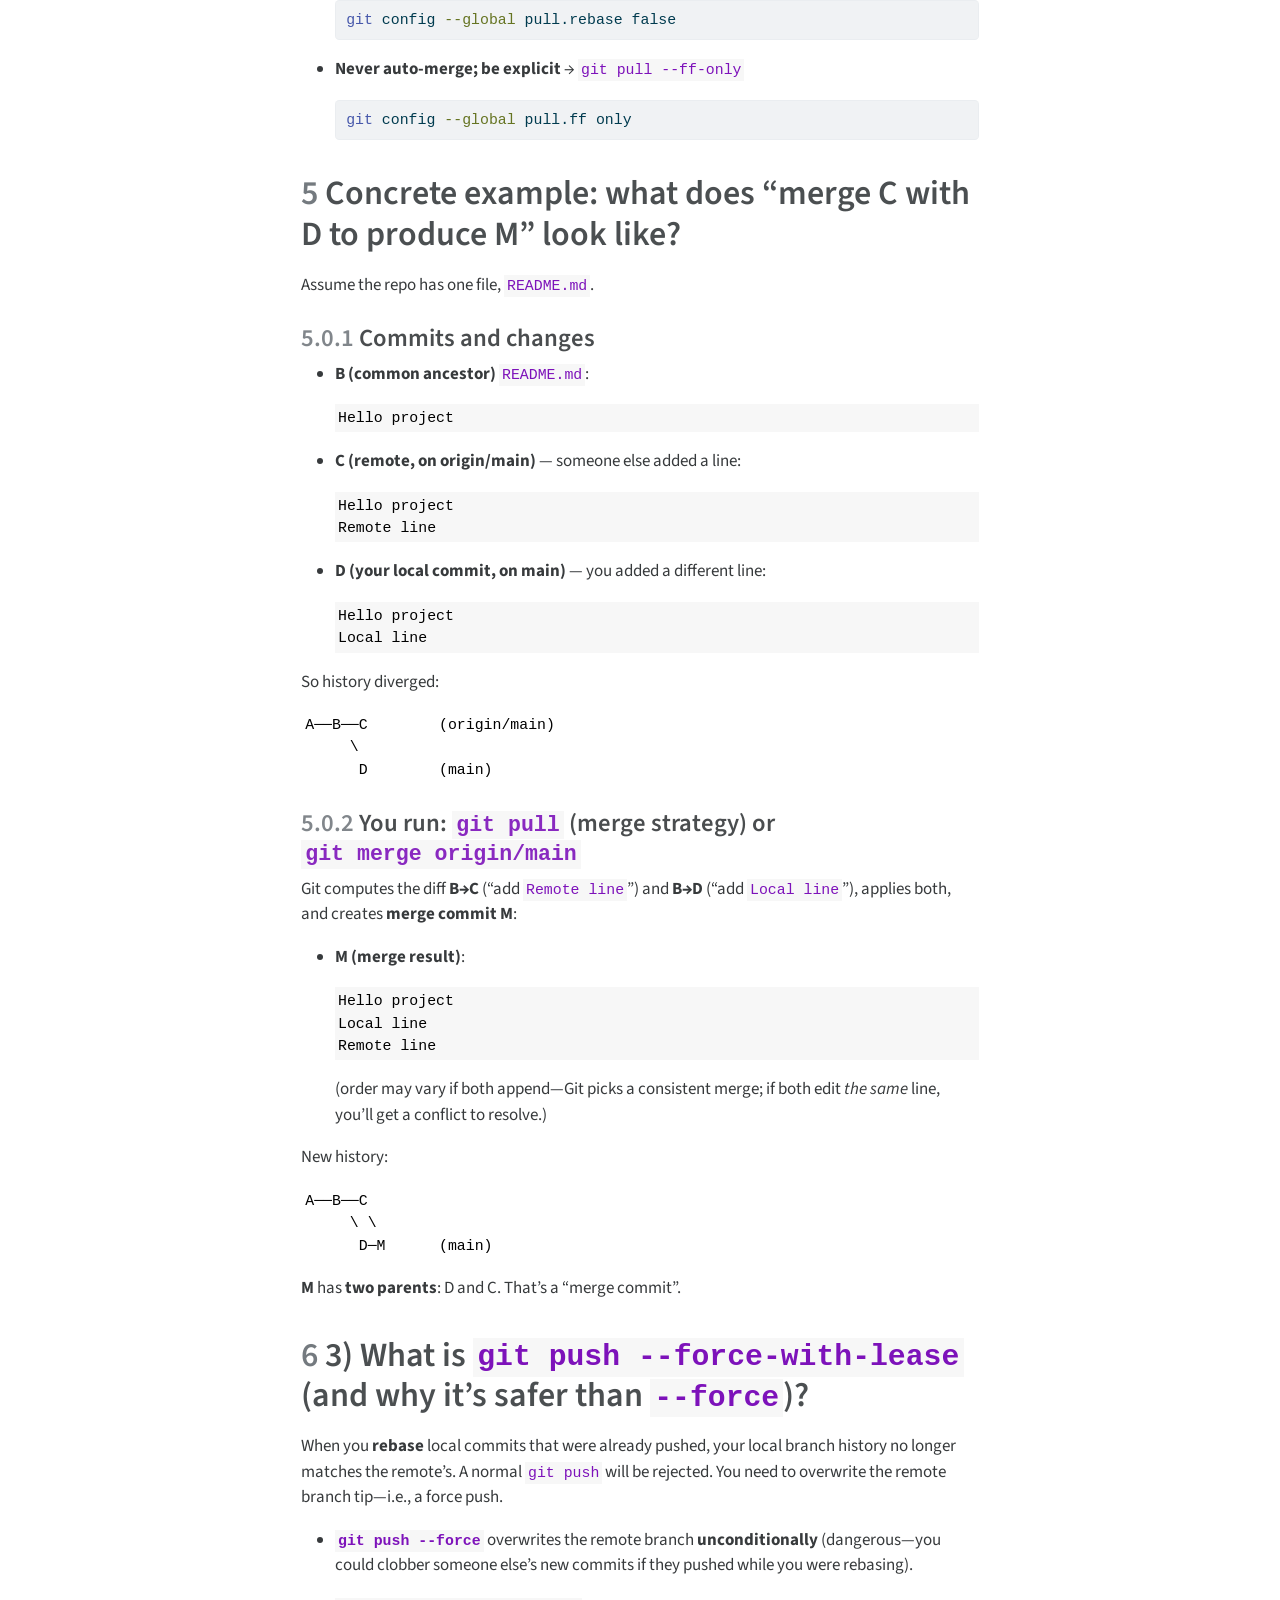
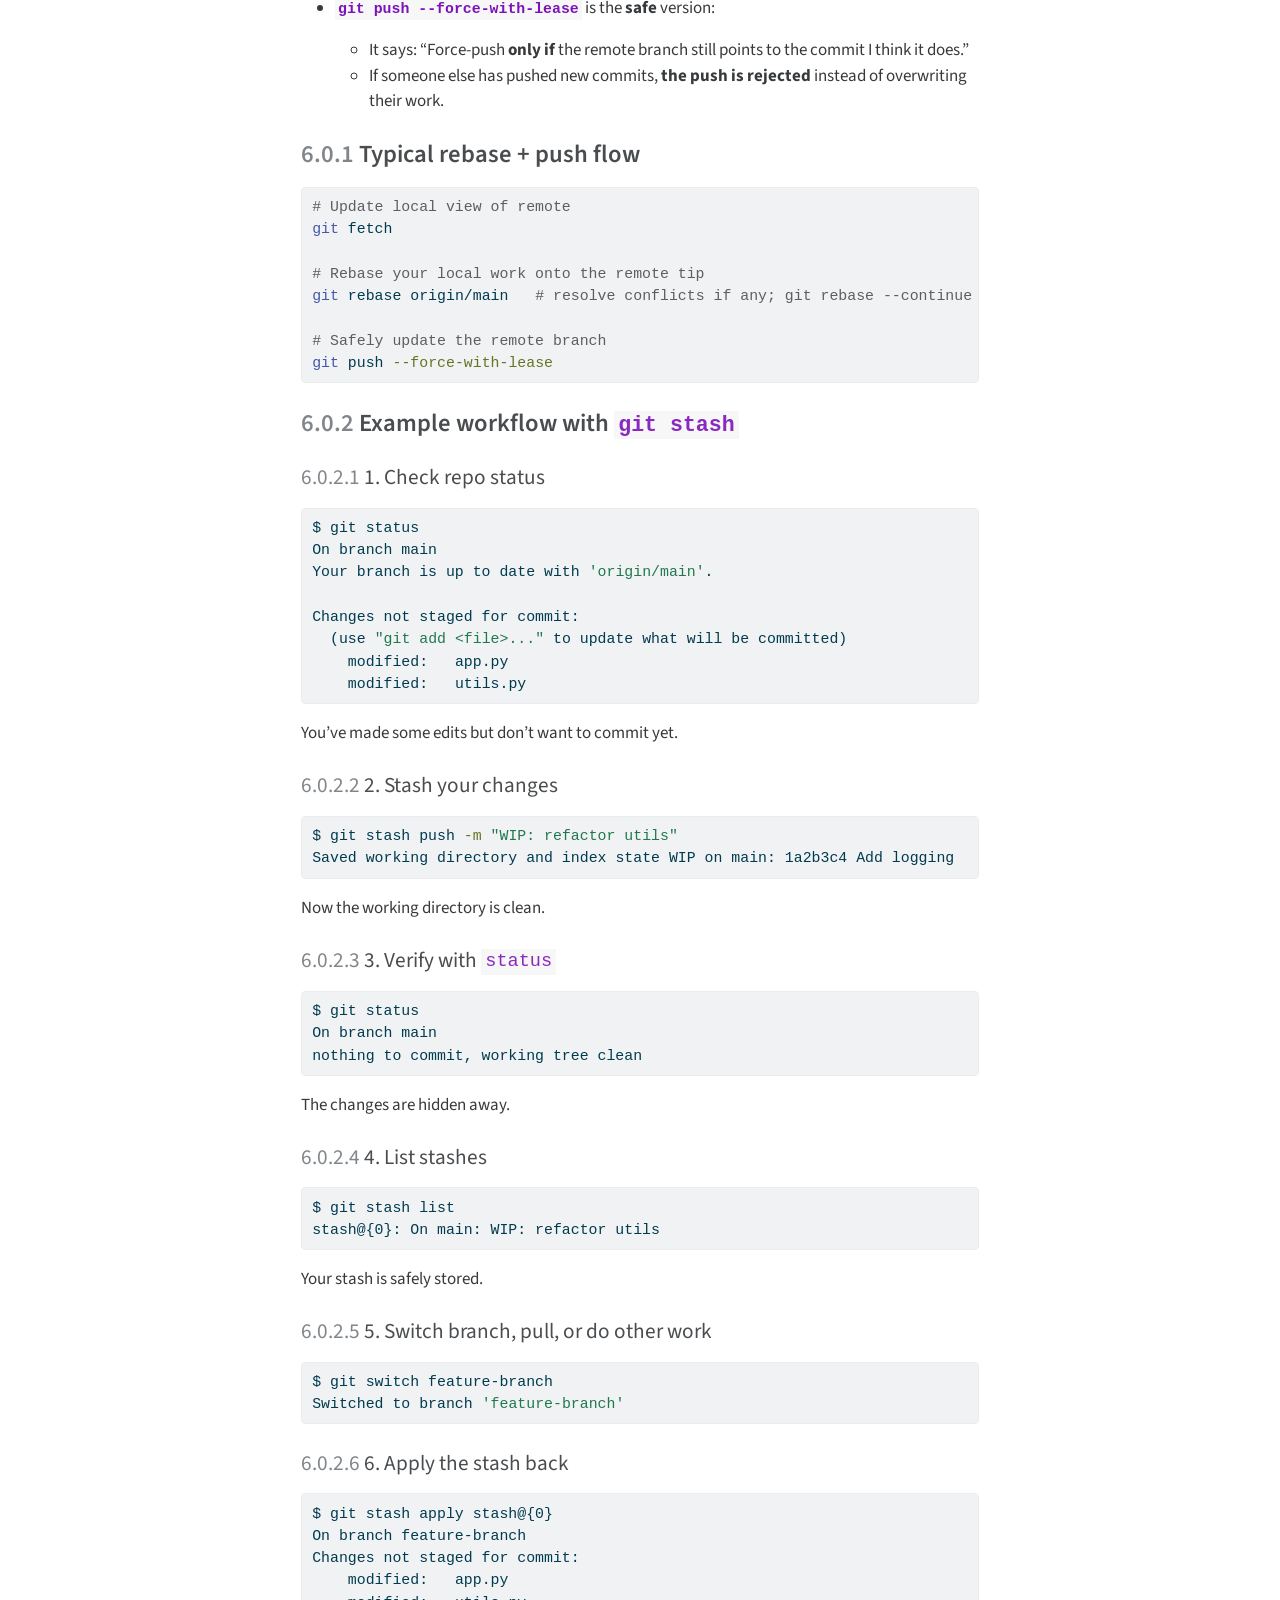
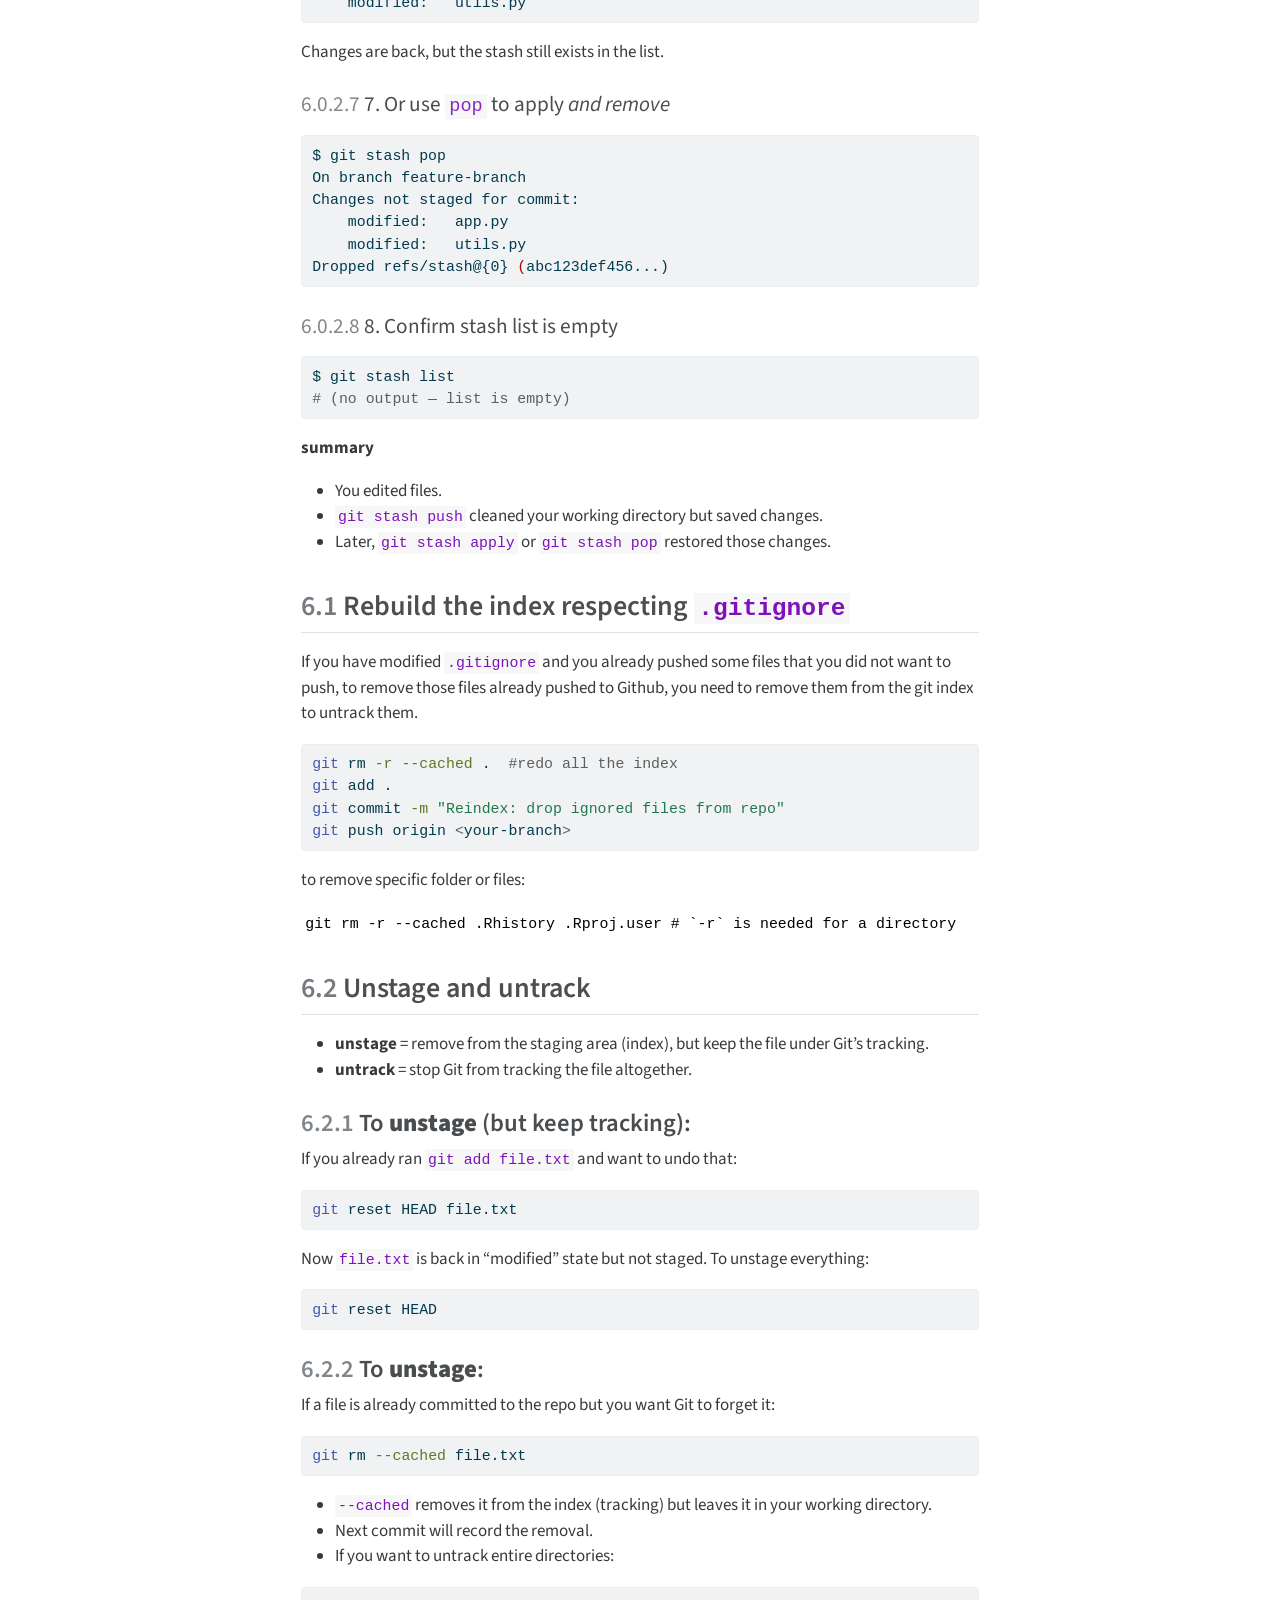
<file: docs/git.html>
<!DOCTYPE html>
<html xmlns="http://www.w3.org/1999/xhtml" lang="en" xml:lang="en"><head>

<meta charset="utf-8">
<meta name="generator" content="quarto-1.4.398">

<meta name="viewport" content="width=device-width, initial-scale=1.0, user-scalable=yes">

<meta name="author" content="Yi Wang">

<title>STAT 1010 Lecture Notes - 4&nbsp; Use Git and GitHub</title>
<style>
code{white-space: pre-wrap;}
span.smallcaps{font-variant: small-caps;}
div.columns{display: flex; gap: min(4vw, 1.5em);}
div.column{flex: auto; overflow-x: auto;}
div.hanging-indent{margin-left: 1.5em; text-indent: -1.5em;}
ul.task-list{list-style: none;}
ul.task-list li input[type="checkbox"] {
  width: 0.8em;
  margin: 0 0.8em 0.2em -1em; /* quarto-specific, see https://github.com/quarto-dev/quarto-cli/issues/4556 */ 
  vertical-align: middle;
}
/* CSS for syntax highlighting */
pre > code.sourceCode { white-space: pre; position: relative; }
pre > code.sourceCode > span { line-height: 1.25; }
pre > code.sourceCode > span:empty { height: 1.2em; }
.sourceCode { overflow: visible; }
code.sourceCode > span { color: inherit; text-decoration: inherit; }
div.sourceCode { margin: 1em 0; }
pre.sourceCode { margin: 0; }
@media screen {
div.sourceCode { overflow: auto; }
}
@media print {
pre > code.sourceCode { white-space: pre-wrap; }
pre > code.sourceCode > span { text-indent: -5em; padding-left: 5em; }
}
pre.numberSource code
  { counter-reset: source-line 0; }
pre.numberSource code > span
  { position: relative; left: -4em; counter-increment: source-line; }
pre.numberSource code > span > a:first-child::before
  { content: counter(source-line);
    position: relative; left: -1em; text-align: right; vertical-align: baseline;
    border: none; display: inline-block;
    -webkit-touch-callout: none; -webkit-user-select: none;
    -khtml-user-select: none; -moz-user-select: none;
    -ms-user-select: none; user-select: none;
    padding: 0 4px; width: 4em;
  }
pre.numberSource { margin-left: 3em;  padding-left: 4px; }
div.sourceCode
  {   }
@media screen {
pre > code.sourceCode > span > a:first-child::before { text-decoration: underline; }
}
</style>


<script src="site_libs/quarto-nav/quarto-nav.js"></script>
<script src="site_libs/quarto-nav/headroom.min.js"></script>
<script src="site_libs/clipboard/clipboard.min.js"></script>
<script src="site_libs/quarto-search/autocomplete.umd.js"></script>
<script src="site_libs/quarto-search/fuse.min.js"></script>
<script src="site_libs/quarto-search/quarto-search.js"></script>
<meta name="quarto:offset" content="./">
<link href="./0_markdown.html" rel="next">
<link href="./r_comp_env.html" rel="prev">
<script src="site_libs/quarto-html/quarto.js"></script>
<script src="site_libs/quarto-html/popper.min.js"></script>
<script src="site_libs/quarto-html/tippy.umd.min.js"></script>
<script src="site_libs/quarto-html/anchor.min.js"></script>
<link href="site_libs/quarto-html/tippy.css" rel="stylesheet">
<link href="site_libs/quarto-html/quarto-syntax-highlighting.css" rel="stylesheet" id="quarto-text-highlighting-styles">
<script src="site_libs/bootstrap/bootstrap.min.js"></script>
<link href="site_libs/bootstrap/bootstrap-icons.css" rel="stylesheet">
<link href="site_libs/bootstrap/bootstrap.min.css" rel="stylesheet" id="quarto-bootstrap" data-mode="light">
<script id="quarto-search-options" type="application/json">{
  "location": "sidebar",
  "copy-button": false,
  "collapse-after": 3,
  "panel-placement": "start",
  "type": "textbox",
  "limit": 50,
  "keyboard-shortcut": [
    "f",
    "/",
    "s"
  ],
  "show-item-context": false,
  "language": {
    "search-no-results-text": "No results",
    "search-matching-documents-text": "matching documents",
    "search-copy-link-title": "Copy link to search",
    "search-hide-matches-text": "Hide additional matches",
    "search-more-match-text": "more match in this document",
    "search-more-matches-text": "more matches in this document",
    "search-clear-button-title": "Clear",
    "search-detached-cancel-button-title": "Cancel",
    "search-submit-button-title": "Submit",
    "search-label": "Search"
  }
}</script>


</head>

<body class="nav-sidebar floating">

<div id="quarto-search-results"></div>
  <header id="quarto-header" class="headroom fixed-top">
  <nav class="quarto-secondary-nav">
    <div class="container-fluid d-flex">
      <button type="button" class="quarto-btn-toggle btn" data-bs-toggle="collapse" data-bs-target="#quarto-sidebar,#quarto-sidebar-glass" aria-controls="quarto-sidebar" aria-expanded="false" aria-label="Toggle sidebar navigation" onclick="if (window.quartoToggleHeadroom) { window.quartoToggleHeadroom(); }">
        <i class="bi bi-layout-text-sidebar-reverse"></i>
      </button>
        <nav class="quarto-page-breadcrumbs" aria-label="breadcrumb"><ol class="breadcrumb"><li class="breadcrumb-item"><a href="./git.html"><span class="chapter-number">4</span>&nbsp; <span class="chapter-title">Use Git and GitHub</span></a></li></ol></nav>
        <a class="flex-grow-1" role="button" data-bs-toggle="collapse" data-bs-target="#quarto-sidebar,#quarto-sidebar-glass" aria-controls="quarto-sidebar" aria-expanded="false" aria-label="Toggle sidebar navigation" onclick="if (window.quartoToggleHeadroom) { window.quartoToggleHeadroom(); }">      
        </a>
      <button type="button" class="btn quarto-search-button" aria-label="" onclick="window.quartoOpenSearch();">
        <i class="bi bi-search"></i>
      </button>
    </div>
  </nav>
</header>
<!-- content -->
<div id="quarto-content" class="quarto-container page-columns page-rows-contents page-layout-article">
<!-- sidebar -->
  <nav id="quarto-sidebar" class="sidebar collapse collapse-horizontal sidebar-navigation floating overflow-auto">
    <div class="pt-lg-2 mt-2 text-left sidebar-header">
    <div class="sidebar-title mb-0 py-0">
      <a href="./">STAT 1010 Lecture Notes</a> 
        <div class="sidebar-tools-main">
    <div class="dropdown">
      <a href="" title="Download" id="quarto-navigation-tool-dropdown-0" class="quarto-navigation-tool dropdown-toggle px-1" data-bs-toggle="dropdown" aria-expanded="false" aria-label="Download"><i class="bi bi-download"></i></a>
      <ul class="dropdown-menu" aria-labelledby="quarto-navigation-tool-dropdown-0">
          <li>
            <a class="dropdown-item sidebar-tools-main-item" href="./STAT-1010-Lecture-Notes.pdf">
              <i class="bi bi-bi-file-pdf pe-1"></i>
            Download PDF
            </a>
          </li>
          <li>
            <a class="dropdown-item sidebar-tools-main-item" href="./STAT-1010-Lecture-Notes.docx">
              <i class="bi bi-bi-file-word pe-1"></i>
            Download Docx
            </a>
          </li>
      </ul>
    </div>
</div>
    </div>
      </div>
        <div class="mt-2 flex-shrink-0 align-items-center">
        <div class="sidebar-search">
        <div id="quarto-search" class="" title="Search"></div>
        </div>
        </div>
    <div class="sidebar-menu-container"> 
    <ul class="list-unstyled mt-1">
        <li class="sidebar-item">
  <div class="sidebar-item-container"> 
  <a href="./index.html" class="sidebar-item-text sidebar-link">
 <span class="menu-text">Preface</span></a>
  </div>
</li>
        <li class="sidebar-item">
  <div class="sidebar-item-container"> 
  <a href="./intro.html" class="sidebar-item-text sidebar-link">
 <span class="menu-text"><span class="chapter-number">1</span>&nbsp; <span class="chapter-title">Introduction</span></span></a>
  </div>
</li>
        <li class="sidebar-item">
  <div class="sidebar-item-container"> 
  <a href="./python_comp_env.html" class="sidebar-item-text sidebar-link">
 <span class="menu-text"><span class="chapter-number">2</span>&nbsp; <span class="chapter-title">Setting-up Python Computing Environment</span></span></a>
  </div>
</li>
        <li class="sidebar-item">
  <div class="sidebar-item-container"> 
  <a href="./r_comp_env.html" class="sidebar-item-text sidebar-link">
 <span class="menu-text"><span class="chapter-number">3</span>&nbsp; <span class="chapter-title">Setting-up R Studio Computing Environment</span></span></a>
  </div>
</li>
        <li class="sidebar-item">
  <div class="sidebar-item-container"> 
  <a href="./git.html" class="sidebar-item-text sidebar-link active">
 <span class="menu-text"><span class="chapter-number">4</span>&nbsp; <span class="chapter-title">Use Git and GitHub</span></span></a>
  </div>
</li>
        <li class="sidebar-item">
  <div class="sidebar-item-container"> 
  <a href="./0_markdown.html" class="sidebar-item-text sidebar-link">
 <span class="menu-text"><span class="chapter-number">5</span>&nbsp; <span class="chapter-title">My Jupyter Notebook</span></span></a>
  </div>
</li>
        <li class="sidebar-item">
  <div class="sidebar-item-container"> 
  <a href="./assignment.html" class="sidebar-item-text sidebar-link">
 <span class="menu-text"><span class="chapter-number">6</span>&nbsp; <span class="chapter-title">Homework Assignments</span></span></a>
  </div>
</li>
        <li class="sidebar-item">
  <div class="sidebar-item-container"> 
  <a href="./references.html" class="sidebar-item-text sidebar-link">
 <span class="menu-text">References</span></a>
  </div>
</li>
    </ul>
    </div>
</nav>
<div id="quarto-sidebar-glass" data-bs-toggle="collapse" data-bs-target="#quarto-sidebar,#quarto-sidebar-glass"></div>
<!-- margin-sidebar -->
    <div id="quarto-margin-sidebar" class="sidebar margin-sidebar">
        <nav id="TOC" role="doc-toc" class="toc-active">
    <h2 id="toc-title">Table of contents</h2>
   
  <ul>
  <li><a href="#download-git" id="toc-download-git" class="nav-link active" data-scroll-target="#download-git"><span class="header-section-number">4.1</span> Download Git</a></li>
  <li><a href="#establish-a-connection-between-a-local-repo-and-a-remote-github-repo" id="toc-establish-a-connection-between-a-local-repo-and-a-remote-github-repo" class="nav-link" data-scroll-target="#establish-a-connection-between-a-local-repo-and-a-remote-github-repo"><span class="header-section-number">4.2</span> Establish a connection between a local repo and a remote GitHub repo</a>
  <ul class="collapse">
  <li><a href="#clone-an-existing-repo-on-github" id="toc-clone-an-existing-repo-on-github" class="nav-link" data-scroll-target="#clone-an-existing-repo-on-github"><span class="header-section-number">4.2.1</span> Clone an existing repo on GitHub</a></li>
  <li><a href="#initializing-a-git-directory-locally-first" id="toc-initializing-a-git-directory-locally-first" class="nav-link" data-scroll-target="#initializing-a-git-directory-locally-first"><span class="header-section-number">4.2.2</span> Initializing a Git Directory Locally First</a></li>
  </ul></li>
  <li><a href="#some-other-common-commands" id="toc-some-other-common-commands" class="nav-link" data-scroll-target="#some-other-common-commands"><span class="header-section-number">4.3</span> Some other common commands</a></li>
  <li><a href="#use-git-help" id="toc-use-git-help" class="nav-link" data-scroll-target="#use-git-help"><span class="header-section-number">4.4</span> Use Git help</a></li>
  <li><a href="#when-the-upstream-repo-changes" id="toc-when-the-upstream-repo-changes" class="nav-link" data-scroll-target="#when-the-upstream-repo-changes"><span class="header-section-number">4.5</span> When the upstream repo changes</a></li>
  <li><a href="#create-branch" id="toc-create-branch" class="nav-link" data-scroll-target="#create-branch"><span class="header-section-number">4.6</span> Create branch</a></li>
  <li><a href="#merge-branch-to-main-branch" id="toc-merge-branch-to-main-branch" class="nav-link" data-scroll-target="#merge-branch-to-main-branch"><span class="header-section-number">4.7</span> Merge branch to main branch</a></li>
  <li><a href="#handle-large-files-150mb-on-github" id="toc-handle-large-files-150mb-on-github" class="nav-link" data-scroll-target="#handle-large-files-150mb-on-github"><span class="header-section-number">4.8</span> Handle large files (&gt;= 150Mb) on GitHub</a></li>
  <li><a href="#contribute-by-forking-a-github-repo-and-commit-to-the-forked-repo-and-create-a-pull-request-refer-to-the-best-workflow-belowsec-bestworkflow" id="toc-contribute-by-forking-a-github-repo-and-commit-to-the-forked-repo-and-create-a-pull-request-refer-to-the-best-workflow-belowsec-bestworkflow" class="nav-link" data-scroll-target="#contribute-by-forking-a-github-repo-and-commit-to-the-forked-repo-and-create-a-pull-request-refer-to-the-best-workflow-belowsec-bestworkflow"><span class="header-section-number">4.9</span> Contribute by forking a GitHub repo and commit to the forked repo and create a pull request (refer to [the best workflow below]<span>Section&nbsp;6.3</span> )</a></li>
  <li><a href="#project" id="toc-project" class="nav-link" data-scroll-target="#project"><span class="header-section-number">4.10</span> Project</a></li>
  <li><a href="#more-on-git" id="toc-more-on-git" class="nav-link" data-scroll-target="#more-on-git"><span class="header-section-number">4.11</span> More on git</a></li>
  <li><a href="#git-pull-what-does---ff-mean" id="toc-git-pull-what-does---ff-mean" class="nav-link" data-scroll-target="#git-pull-what-does---ff-mean"><span class="header-section-number">4.12</span> Git pull: What does <code>--ff</code> mean?</a>
  <ul class="collapse">
  <li><a href="#git-pull-or-git-pull---ff-merge-fallback" id="toc-git-pull-or-git-pull---ff-merge-fallback" class="nav-link" data-scroll-target="#git-pull-or-git-pull---ff-merge-fallback"><span class="header-section-number">4.12.1</span> <code>git pull</code> or <code>git pull --ff</code> (merge fallback)</a></li>
  <li><a href="#option-2-git-pull---rebase-replay-your-work-on-top-of-remote" id="toc-option-2-git-pull---rebase-replay-your-work-on-top-of-remote" class="nav-link" data-scroll-target="#option-2-git-pull---rebase-replay-your-work-on-top-of-remote"><span class="header-section-number">4.12.2</span> Option 2: <code>git pull --rebase</code> (<strong>replay</strong> your work on top of remote)</a></li>
  </ul></li>
  <li><a href="#how-to-set-opitons-gloabally" id="toc-how-to-set-opitons-gloabally" class="nav-link" data-scroll-target="#how-to-set-opitons-gloabally"><span class="header-section-number">4.13</span> How to set opitons gloabally</a></li>
  <li><a href="#concrete-example-what-does-merge-c-with-d-to-produce-m-look-like" id="toc-concrete-example-what-does-merge-c-with-d-to-produce-m-look-like" class="nav-link" data-scroll-target="#concrete-example-what-does-merge-c-with-d-to-produce-m-look-like"><span class="header-section-number">5</span> Concrete example: what does “merge C with D to produce M” look like?</a>
  <ul class="collapse">
  <li><a href="#commits-and-changes" id="toc-commits-and-changes" class="nav-link" data-scroll-target="#commits-and-changes"><span class="header-section-number">5.0.1</span> Commits and changes</a></li>
  <li><a href="#you-run-git-pull-merge-strategy-or-git-merge-originmain" id="toc-you-run-git-pull-merge-strategy-or-git-merge-originmain" class="nav-link" data-scroll-target="#you-run-git-pull-merge-strategy-or-git-merge-originmain"><span class="header-section-number">5.0.2</span> You run: <code>git pull</code> (merge strategy) or <code>git merge origin/main</code></a></li>
  </ul></li>
  <li><a href="#what-is-git-push---force-with-lease-and-why-its-safer-than---force" id="toc-what-is-git-push---force-with-lease-and-why-its-safer-than---force" class="nav-link" data-scroll-target="#what-is-git-push---force-with-lease-and-why-its-safer-than---force"><span class="header-section-number">6</span> 3) What is <code>git push --force-with-lease</code> (and why it’s safer than <code>--force</code>)?</a>
  <ul class="collapse">
  <li><a href="#typical-rebase-push-flow" id="toc-typical-rebase-push-flow" class="nav-link" data-scroll-target="#typical-rebase-push-flow"><span class="header-section-number">6.0.1</span> Typical rebase + push flow</a></li>
  <li><a href="#example-workflow-with-git-stash" id="toc-example-workflow-with-git-stash" class="nav-link" data-scroll-target="#example-workflow-with-git-stash"><span class="header-section-number">6.0.2</span> Example workflow with <code>git stash</code></a></li>
  <li><a href="#rebuild-the-index-respecting-.gitignore" id="toc-rebuild-the-index-respecting-.gitignore" class="nav-link" data-scroll-target="#rebuild-the-index-respecting-.gitignore"><span class="header-section-number">6.1</span> Rebuild the index respecting <code>.gitignore</code></a></li>
  <li><a href="#unstage-and-untrack" id="toc-unstage-and-untrack" class="nav-link" data-scroll-target="#unstage-and-untrack"><span class="header-section-number">6.2</span> Unstage and untrack</a>
  <ul class="collapse">
  <li><a href="#to-unstage-but-keep-tracking" id="toc-to-unstage-but-keep-tracking" class="nav-link" data-scroll-target="#to-unstage-but-keep-tracking"><span class="header-section-number">6.2.1</span> To <strong>unstage</strong> (but keep tracking):</a></li>
  <li><a href="#to-unstage" id="toc-to-unstage" class="nav-link" data-scroll-target="#to-unstage"><span class="header-section-number">6.2.2</span> To <strong>unstage</strong>:</a></li>
  <li><a href="#prevent-tracking-in-the-future" id="toc-prevent-tracking-in-the-future" class="nav-link" data-scroll-target="#prevent-tracking-in-the-future"><span class="header-section-number">6.2.3</span> Prevent tracking in the future</a></li>
  </ul></li>
  <li><a href="#sec-bestworkflow" id="toc-sec-bestworkflow" class="nav-link" data-scroll-target="#sec-bestworkflow"><span class="header-section-number">6.3</span> Best workflow with GitHub from Colab (or a local device)</a></li>
  <li><a href="#team-github-workflow" id="toc-team-github-workflow" class="nav-link" data-scroll-target="#team-github-workflow"><span class="header-section-number">6.4</span> Team Github workflow</a></li>
  <li><a href="#initial-setup" id="toc-initial-setup" class="nav-link" data-scroll-target="#initial-setup"><span class="header-section-number">6.5</span> Initial setup</a></li>
  <li><a href="#keep-your-fork-in-sync" id="toc-keep-your-fork-in-sync" class="nav-link" data-scroll-target="#keep-your-fork-in-sync"><span class="header-section-number">6.6</span> Keep your fork in sync</a></li>
  <li><a href="#git-faq" id="toc-git-faq" class="nav-link" data-scroll-target="#git-faq"><span class="header-section-number">6.7</span> Git FAQ</a>
  <ul class="collapse">
  <li><a href="#working-directory-working-tree-vs-actual-files-on-disk-save-vs-commit-what-are-index-and-working-tree" id="toc-working-directory-working-tree-vs-actual-files-on-disk-save-vs-commit-what-are-index-and-working-tree" class="nav-link" data-scroll-target="#working-directory-working-tree-vs-actual-files-on-disk-save-vs-commit-what-are-index-and-working-tree"><span class="header-section-number">6.7.1</span> Working directory (working tree) vs “actual files on disk”? Save vs commit? What are “index” and “working tree”?</a></li>
  <li><a href="#after-git-add-how-to-undo-unadd-a-file-or-directory" id="toc-after-git-add-how-to-undo-unadd-a-file-or-directory" class="nav-link" data-scroll-target="#after-git-add-how-to-undo-unadd-a-file-or-directory"><span class="header-section-number">6.7.2</span> 1) After <code>git add</code>, how to undo (un‑add) a file or directory?</a></li>
  <li><a href="#after-git-commit-how-to-uncommit" id="toc-after-git-commit-how-to-uncommit" class="nav-link" data-scroll-target="#after-git-commit-how-to-uncommit"><span class="header-section-number">6.7.3</span> 2) After <code>git commit</code>, how to un‑commit?</a></li>
  <li><a href="#when-git-push-what-conflicts-can-occur-how-to-fix-them" id="toc-when-git-push-what-conflicts-can-occur-how-to-fix-them" class="nav-link" data-scroll-target="#when-git-push-what-conflicts-can-occur-how-to-fix-them"><span class="header-section-number">6.7.4</span> 3) When <code>git push</code>, what conflicts can occur? How to fix them?</a></li>
  <li><a href="#when-git-pull-what-conflicts-can-occur-and-how-to-fix-them" id="toc-when-git-pull-what-conflicts-can-occur-and-how-to-fix-them" class="nav-link" data-scroll-target="#when-git-pull-what-conflicts-can-occur-and-how-to-fix-them"><span class="header-section-number">6.7.5</span> 4) When <code>git pull</code>, what conflicts can occur, and how to fix them?</a></li>
  <li><a href="#why-create-a-new-branch-instead-of-working-on-main" id="toc-why-create-a-new-branch-instead-of-working-on-main" class="nav-link" data-scroll-target="#why-create-a-new-branch-instead-of-working-on-main"><span class="header-section-number">6.7.6</span> 5) Why create a new branch instead of working on <code>main</code>?</a></li>
  <li><a href="#how-git-stash-works-and-why-we-need-it" id="toc-how-git-stash-works-and-why-we-need-it" class="nav-link" data-scroll-target="#how-git-stash-works-and-why-we-need-it"><span class="header-section-number">6.7.7</span> 6) How <code>git stash</code> works and why we need it</a></li>
  <li><a href="#difference-between-git-reset-and-git-revert" id="toc-difference-between-git-reset-and-git-revert" class="nav-link" data-scroll-target="#difference-between-git-reset-and-git-revert"><span class="header-section-number">6.7.8</span> 8) Difference between <code>git reset</code> and <code>git revert</code></a></li>
  <li><a href="#how-to-remove-files-that-are-already-pushed-explain-git-rm---cached" id="toc-how-to-remove-files-that-are-already-pushed-explain-git-rm---cached" class="nav-link" data-scroll-target="#how-to-remove-files-that-are-already-pushed-explain-git-rm---cached"><span class="header-section-number">6.7.9</span> 9) How to remove files that are already pushed? Explain <code>git rm --cached</code></a></li>
  <li><a href="#difference-between-git-pull---rebase-and-git-pull--ff" id="toc-difference-between-git-pull---rebase-and-git-pull--ff" class="nav-link" data-scroll-target="#difference-between-git-pull---rebase-and-git-pull--ff"><span class="header-section-number">6.7.10</span> 10) Difference between <code>git pull --rebase</code> and <code>git pull -ff</code></a></li>
  <li><a href="#explain-git-rebase" id="toc-explain-git-rebase" class="nav-link" data-scroll-target="#explain-git-rebase"><span class="header-section-number">6.7.11</span> 11) Explain <code>git rebase</code></a></li>
  </ul></li>
  <li><a href="#difference-between-git-rebase-and-git-merge" id="toc-difference-between-git-rebase-and-git-merge" class="nav-link" data-scroll-target="#difference-between-git-rebase-and-git-merge"><span class="header-section-number">6.8</span> 4) Difference between <code>git rebase</code> and <code>git merge</code></a>
  <ul class="collapse">
  <li><a href="#merge" id="toc-merge" class="nav-link" data-scroll-target="#merge"><span class="header-section-number">6.8.1</span> Merge</a></li>
  <li><a href="#rebase" id="toc-rebase" class="nav-link" data-scroll-target="#rebase"><span class="header-section-number">6.8.2</span> Rebase</a></li>
  <li><a href="#on-which-branch-do-merge-and-rebase-happen" id="toc-on-which-branch-do-merge-and-rebase-happen" class="nav-link" data-scroll-target="#on-which-branch-do-merge-and-rebase-happen"><span class="header-section-number">6.8.3</span> On which branch do <code>merge</code> and <code>rebase</code> happen?</a></li>
  </ul></li>
  <li><a href="#quick-reference-handy-snippets" id="toc-quick-reference-handy-snippets" class="nav-link" data-scroll-target="#quick-reference-handy-snippets"><span class="header-section-number">6.9</span> Quick reference (handy snippets)</a></li>
  <li><a href="#index-vs.-working-files-aka-working-tree" id="toc-index-vs.-working-files-aka-working-tree" class="nav-link" data-scroll-target="#index-vs.-working-files-aka-working-tree"><span class="header-section-number">6.10</span> 1) Index vs.&nbsp;working files (aka working tree)</a></li>
  <li><a href="#i-saved-a-file-on-one-branch-then-checked-out-a-new-branch-and-edited-it-again.-what-version-do-i-have-on-disk" id="toc-i-saved-a-file-on-one-branch-then-checked-out-a-new-branch-and-edited-it-again.-what-version-do-i-have-on-disk" class="nav-link" data-scroll-target="#i-saved-a-file-on-one-branch-then-checked-out-a-new-branch-and-edited-it-again.-what-version-do-i-have-on-disk"><span class="header-section-number">6.11</span> 3) “I saved a file on one branch, then checked out a new branch and edited it again. What version do I have on disk?”</a>
  <ul class="collapse">
  <li><a href="#cases" id="toc-cases" class="nav-link" data-scroll-target="#cases"><span class="header-section-number">6.11.1</span> Cases</a></li>
  <li><a href="#tips" id="toc-tips" class="nav-link" data-scroll-target="#tips"><span class="header-section-number">6.11.2</span> Tips</a></li>
  </ul></li>
  <li><a href="#suggested-team-workflow-you-maintain-main-teammates-contribute" id="toc-suggested-team-workflow-you-maintain-main-teammates-contribute" class="nav-link" data-scroll-target="#suggested-team-workflow-you-maintain-main-teammates-contribute"><span class="header-section-number">6.12</span> 4) Suggested team workflow (you maintain <code>main</code>, teammates contribute)</a>
  <ul class="collapse">
  <li><a href="#repository-policy-onetime-setup" id="toc-repository-policy-onetime-setup" class="nav-link" data-scroll-target="#repository-policy-onetime-setup"><span class="header-section-number">6.12.1</span> Repository / policy (one‑time setup)</a></li>
  <li><a href="#personal-git-config-everyone" id="toc-personal-git-config-everyone" class="nav-link" data-scroll-target="#personal-git-config-everyone"><span class="header-section-number">6.12.2</span> Personal Git config (everyone)</a></li>
  <li><a href="#contributor-workflow-feature-branch" id="toc-contributor-workflow-feature-branch" class="nav-link" data-scroll-target="#contributor-workflow-feature-branch"><span class="header-section-number">6.12.3</span> Contributor workflow (feature branch)</a></li>
  <li><a href="#maintainer-you-merging-prs" id="toc-maintainer-you-merging-prs" class="nav-link" data-scroll-target="#maintainer-you-merging-prs"><span class="header-section-number">6.12.4</span> Maintainer (you) merging PRs</a></li>
  <li><a href="#hotfixes" id="toc-hotfixes" class="nav-link" data-scroll-target="#hotfixes"><span class="header-section-number">6.12.5</span> Hotfixes</a></li>
  <li><a href="#common-gotchas-and-fixes" id="toc-common-gotchas-and-fixes" class="nav-link" data-scroll-target="#common-gotchas-and-fixes"><span class="header-section-number">6.12.6</span> Common “gotchas” and fixes</a></li>
  <li><a href="#quick-reference-of-commands-mentioned" id="toc-quick-reference-of-commands-mentioned" class="nav-link" data-scroll-target="#quick-reference-of-commands-mentioned"><span class="header-section-number">6.12.7</span> Quick reference of commands mentioned</a></li>
  </ul></li>
  <li><a href="#how-to-fix-conflict-when-switching-branches" id="toc-how-to-fix-conflict-when-switching-branches" class="nav-link" data-scroll-target="#how-to-fix-conflict-when-switching-branches"><span class="header-section-number">6.13</span> How to fix conflict when switching branches</a></li>
  <li><a href="#when-conflict-occurs-using-git-pull-and-how-to-resolve-it" id="toc-when-conflict-occurs-using-git-pull-and-how-to-resolve-it" class="nav-link" data-scroll-target="#when-conflict-occurs-using-git-pull-and-how-to-resolve-it"><span class="header-section-number">6.14</span> When conflict occurs using git pull and how to resolve it</a></li>
  <li><a href="#conflicts-occur-when-git-push-and-how-to-resolve" id="toc-conflicts-occur-when-git-push-and-how-to-resolve" class="nav-link" data-scroll-target="#conflicts-occur-when-git-push-and-how-to-resolve"><span class="header-section-number">6.15</span> Conflicts occur when git push and how to resolve</a></li>
  <li><a href="#git-merge-a-branch" id="toc-git-merge-a-branch" class="nav-link" data-scroll-target="#git-merge-a-branch"><span class="header-section-number">6.16</span> Git merge a branch</a></li>
  <li><a href="#resolve-a-file-conflict-after-git-pull" id="toc-resolve-a-file-conflict-after-git-pull" class="nav-link" data-scroll-target="#resolve-a-file-conflict-after-git-pull"><span class="header-section-number">6.17</span> resolve a file conflict after <code>git pull</code>:</a></li>
  <li><a href="#see-whats-conflicted" id="toc-see-whats-conflicted" class="nav-link" data-scroll-target="#see-whats-conflicted"><span class="header-section-number">6.18</span> 1) See what’s conflicted</a></li>
  <li><a href="#open-the-conflicted-file-and-resolve" id="toc-open-the-conflicted-file-and-resolve" class="nav-link" data-scroll-target="#open-the-conflicted-file-and-resolve"><span class="header-section-number">6.19</span> 2) Open the conflicted file and resolve</a></li>
  <li><a href="#mark-it-resolved-and-continue" id="toc-mark-it-resolved-and-continue" class="nav-link" data-scroll-target="#mark-it-resolved-and-continue"><span class="header-section-number">6.20</span> 3) Mark it resolved and continue</a>
  <ul class="collapse">
  <li><a href="#fast-shortcuts-use-with-care" id="toc-fast-shortcuts-use-with-care" class="nav-link" data-scroll-target="#fast-shortcuts-use-with-care"><span class="header-section-number">6.20.1</span> Fast shortcuts (use with care)</a></li>
  <li><a href="#sanity-checks" id="toc-sanity-checks" class="nav-link" data-scroll-target="#sanity-checks"><span class="header-section-number">6.20.2</span> Sanity checks</a></li>
  <li><a href="#b-abort-the-in-progress-operation-then-pull-clean" id="toc-b-abort-the-in-progress-operation-then-pull-clean" class="nav-link" data-scroll-target="#b-abort-the-in-progress-operation-then-pull-clean"><span class="header-section-number">6.20.3</span> B) Abort the in-progress operation, then pull clean</a></li>
  </ul></li>
  <li><a href="#steps-to-fix-conflict" id="toc-steps-to-fix-conflict" class="nav-link" data-scroll-target="#steps-to-fix-conflict"><span class="header-section-number">6.21</span> Steps to fix conflict:</a></li>
  <li><a href="#option-a-rebase-keeps-linear-history" id="toc-option-a-rebase-keeps-linear-history" class="nav-link" data-scroll-target="#option-a-rebase-keeps-linear-history"><span class="header-section-number">6.22</span> Option A: Rebase (keeps linear history)</a></li>
  <li><a href="#option-b-merge-creates-a-merge-commit" id="toc-option-b-merge-creates-a-merge-commit" class="nav-link" data-scroll-target="#option-b-merge-creates-a-merge-commit"><span class="header-section-number">6.23</span> Option B: Merge (creates a merge commit)</a></li>
  <li><a href="#option-c-fast-forward-only-fail-if-divergence-exists" id="toc-option-c-fast-forward-only-fail-if-divergence-exists" class="nav-link" data-scroll-target="#option-c-fast-forward-only-fail-if-divergence-exists"><span class="header-section-number">6.24</span> Option C: Fast-forward only (fail if divergence exists)</a></li>
  <li><a href="#i-just-want-to-discard-my-local-commits-and-match-remote" id="toc-i-just-want-to-discard-my-local-commits-and-match-remote" class="nav-link" data-scroll-target="#i-just-want-to-discard-my-local-commits-and-match-remote"><span class="header-section-number">6.25</span> “I just want to discard my local commits and match remote”</a></li>
  <li><a href="#workfow-when-devloping-codes-on-a-local-computer" id="toc-workfow-when-devloping-codes-on-a-local-computer" class="nav-link" data-scroll-target="#workfow-when-devloping-codes-on-a-local-computer"><span class="header-section-number">6.26</span> Workfow when devloping codes on a local computer:</a>
  <ul class="collapse">
  <li><a href="#most-common-case-fast-forward" id="toc-most-common-case-fast-forward" class="nav-link" data-scroll-target="#most-common-case-fast-forward"><span class="header-section-number">6.26.1</span> most common case: fast-forward</a></li>
  <li><a href="#if-main-and-dev-diverged" id="toc-if-main-and-dev-diverged" class="nav-link" data-scroll-target="#if-main-and-dev-diverged"><span class="header-section-number">6.26.2</span> If <code>main</code> and <code>dev</code> diverged</a></li>
  <li><a href="#notes" id="toc-notes" class="nav-link" data-scroll-target="#notes"><span class="header-section-number">6.26.3</span> Notes</a></li>
  </ul></li>
  <li><a href="#git-add" id="toc-git-add" class="nav-link" data-scroll-target="#git-add"><span class="header-section-number">6.27</span> <code>git add</code></a>
  <ul class="collapse">
  <li><a href="#rebase-1" id="toc-rebase-1" class="nav-link" data-scroll-target="#rebase-1"><span class="header-section-number">6.27.1</span> rebase</a></li>
  </ul></li>
  </ul></li>
  <li><a href="#git-stash--u--m-message-and-git-stash-pop" id="toc-git-stash--u--m-message-and-git-stash-pop" class="nav-link" data-scroll-target="#git-stash--u--m-message-and-git-stash-pop"><span class="header-section-number">7</span> 5) <code>git stash -u -m "message"</code> and <code>git stash pop</code></a>
  <ul class="collapse">
  <li><a href="#mental-model-the-three-trees" id="toc-mental-model-the-three-trees" class="nav-link" data-scroll-target="#mental-model-the-three-trees"><span class="header-section-number">7.1</span> Mental model (the “three trees”)</a></li>
  <li><a href="#how-its-used" id="toc-how-its-used" class="nav-link" data-scroll-target="#how-its-used"><span class="header-section-number">7.2</span> How it’s used</a></li>
  <li><a href="#diff-cheat-sheet" id="toc-diff-cheat-sheet" class="nav-link" data-scroll-target="#diff-cheat-sheet"><span class="header-section-number">7.3</span> Diff cheat-sheet</a></li>
  <li><a href="#merges-conflicts" id="toc-merges-conflicts" class="nav-link" data-scroll-target="#merges-conflicts"><span class="header-section-number">7.4</span> Merges &amp; conflicts</a></li>
  <li><a href="#partial-commits" id="toc-partial-commits" class="nav-link" data-scroll-target="#partial-commits"><span class="header-section-number">7.5</span> Partial commits</a></li>
  <li><a href="#where-it-lives-advanced-bits" id="toc-where-it-lives-advanced-bits" class="nav-link" data-scroll-target="#where-it-lives-advanced-bits"><span class="header-section-number">7.6</span> Where it lives / advanced bits</a>
  <ul class="collapse">
  <li><a href="#explain-git-restore---staged-path-or-git-reset-path" id="toc-explain-git-restore---staged-path-or-git-reset-path" class="nav-link" data-scroll-target="#explain-git-restore---staged-path-or-git-reset-path"><span class="header-section-number">7.6.1</span> Explain <code>git restore --staged &lt;path&gt;</code> or <code>git reset &lt;path&gt;</code></a></li>
  </ul></li>
  <li><a href="#common-scenarios-exact-commands" id="toc-common-scenarios-exact-commands" class="nav-link" data-scroll-target="#common-scenarios-exact-commands"><span class="header-section-number">7.7</span> Common scenarios &amp; exact commands</a>
  <ul class="collapse">
  <li><a href="#i-ran-git-add--a-by-accident-and-staged-too-much" id="toc-i-ran-git-add--a-by-accident-and-staged-too-much" class="nav-link" data-scroll-target="#i-ran-git-add--a-by-accident-and-staged-too-much"><span class="header-section-number">7.7.1</span> 1) I ran <code>git add -A</code> by accident and staged too much</a></li>
  <li><a href="#i-staged-a-deletion-but-i-want-the-file-back" id="toc-i-staged-a-deletion-but-i-want-the-file-back" class="nav-link" data-scroll-target="#i-staged-a-deletion-but-i-want-the-file-back"><span class="header-section-number">7.7.2</span> 2) I staged a deletion, but I want the file back</a></li>
  <li><a href="#i-want-the-index-for-this-file-to-match-some-other-commit-not-head" id="toc-i-want-the-index-for-this-file-to-match-some-other-commit-not-head" class="nav-link" data-scroll-target="#i-want-the-index-for-this-file-to-match-some-other-commit-not-head"><span class="header-section-number">7.7.3</span> 3) I want the index for this file to match some other commit (not HEAD)</a></li>
  <li><a href="#i-want-to-discard-both-staged-and-working-tree-changes-revert-file-fully" id="toc-i-want-to-discard-both-staged-and-working-tree-changes-revert-file-fully" class="nav-link" data-scroll-target="#i-want-to-discard-both-staged-and-working-tree-changes-revert-file-fully"><span class="header-section-number">7.7.4</span> 4) I want to discard <em>both</em> staged and working-tree changes (revert file fully)</a></li>
  <li><a href="#interactive-unstage-by-hunks" id="toc-interactive-unstage-by-hunks" class="nav-link" data-scroll-target="#interactive-unstage-by-hunks"><span class="header-section-number">7.7.5</span> 5) Interactive unstage by hunks</a></li>
  </ul></li>
  <li><a href="#when-to-prefer-which" id="toc-when-to-prefer-which" class="nav-link" data-scroll-target="#when-to-prefer-which"><span class="header-section-number">7.8</span> When to prefer which</a></li>
  <li><a href="#quick-reference-table" id="toc-quick-reference-table" class="nav-link" data-scroll-target="#quick-reference-table"><span class="header-section-number">7.9</span> Quick reference table</a></li>
  </ul></li>
  <li><a href="#hwo-to-go-back-to-a-previous-commit" id="toc-hwo-to-go-back-to-a-previous-commit" class="nav-link" data-scroll-target="#hwo-to-go-back-to-a-previous-commit"><span class="header-section-number">8</span> Hwo to go back to a previous commit?</a></li>
  <li><a href="#just-look-around-at-an-old-commit-temporary" id="toc-just-look-around-at-an-old-commit-temporary" class="nav-link" data-scroll-target="#just-look-around-at-an-old-commit-temporary"><span class="header-section-number">9</span> 1) Just look around at an old commit (temporary)</a></li>
  <li><a href="#make-a-new-branch-starting-from-that-commit" id="toc-make-a-new-branch-starting-from-that-commit" class="nav-link" data-scroll-target="#make-a-new-branch-starting-from-that-commit"><span class="header-section-number">10</span> 2) Make a new branch starting from that commit</a></li>
  <li><a href="#restore-a-single-file-as-it-was-in-that-commit" id="toc-restore-a-single-file-as-it-was-in-that-commit" class="nav-link" data-scroll-target="#restore-a-single-file-as-it-was-in-that-commit"><span class="header-section-number">11</span> 3) Restore a single file as it was in that commit</a></li>
  <li><a href="#move-the-current-branch-pointer-back-rewrite-history" id="toc-move-the-current-branch-pointer-back-rewrite-history" class="nav-link" data-scroll-target="#move-the-current-branch-pointer-back-rewrite-history"><span class="header-section-number">12</span> 4) Move the current branch pointer back (rewrite history)</a></li>
  <li><a href="#undo-by-adding-inverse-commits-safe-for-shared-repos" id="toc-undo-by-adding-inverse-commits-safe-for-shared-repos" class="nav-link" data-scroll-target="#undo-by-adding-inverse-commits-safe-for-shared-repos"><span class="header-section-number">13</span> 5) “Undo” by adding inverse commits (safe for shared repos)</a></li>
  </ul>
</nav>
    </div>
<!-- main -->
<main class="content" id="quarto-document-content">

<header id="title-block-header" class="quarto-title-block default">
<div class="quarto-title">
<h1 class="title"><span class="chapter-number">4</span>&nbsp; <span class="chapter-title">Use Git and GitHub</span></h1>
</div>



<div class="quarto-title-meta">

    <div>
    <div class="quarto-title-meta-heading">Author</div>
    <div class="quarto-title-meta-contents">
             <p>Yi Wang </p>
          </div>
  </div>
    
  
    
  </div>
  


</header>


<p>I assume you already have an account on <a href="https://github.com" class="uri">https://github.com</a>. If not, you need to create an account there.</p>
<section id="download-git" class="level2" data-number="4.1">
<h2 data-number="4.1" class="anchored" data-anchor-id="download-git"><span class="header-section-number">4.1</span> Download Git</h2>
<ol type="1">
<li><p>Go to the website <a href="https://git-scm.com/downloads" class="uri">https://git-scm.com/downloads</a>, select an appropriate operating system, select “Click here to download”</p></li>
<li><p>Run the downloaded setup file with a name such as <code>Git-2.42.0.2-64-bit.exe</code>, and accept all default options.</p></li>
</ol>
</section>
<section id="establish-a-connection-between-a-local-repo-and-a-remote-github-repo" class="level2" data-number="4.2">
<h2 data-number="4.2" class="anchored" data-anchor-id="establish-a-connection-between-a-local-repo-and-a-remote-github-repo"><span class="header-section-number">4.2</span> Establish a connection between a local repo and a remote GitHub repo</h2>
<section id="clone-an-existing-repo-on-github" class="level3" data-number="4.2.1">
<h3 data-number="4.2.1" class="anchored" data-anchor-id="clone-an-existing-repo-on-github"><span class="header-section-number">4.2.1</span> Clone an existing repo on GitHub</h3>
<p>This is an easier way to establish a connection between a local repo and a remote repo if the remote repo is created ahead. We will make a connection between a remote repo in your GitHub account and a local directory. If the remote repo is not under your account, then skip steps 1 and 2.</p>
<ol type="1">
<li><p>Sign in to your GitHub account, and create a GitHub repo (such as named <code>homework</code>) on <code>GitHub</code> (<a href="https://github.com" class="uri">https://github.com</a>), you can add a README.md file or just choose not to add a README.md file.</p></li>
<li><p>On your local computer, open a <code>Git Bash</code> terminal.</p></li>
<li><p>Skip this step if you simply want the cloned repo to be in the current directory. Otherwise, In the terminal, type <code>mkdir myfolder</code> (create a folder named <code>myfolder</code> within the current directory) and then <code>cd myfolder</code> (change to the directory <code>myfolder</code>). The directory name <code>myfolder</code> can be any name you want.</p></li>
<li><p><code>git clone https://github.com/Your_Git_UserName/homework.git</code> (change the remote repo path to match your actual remote repo).</p>
<div class="callout callout-style-default callout-note callout-titled">
<div class="callout-header d-flex align-content-center">
<div class="callout-icon-container">
<i class="callout-icon"></i>
</div>
<div class="callout-title-container flex-fill">
Note
</div>
</div>
<div class="callout-body-container callout-body">
<p>To specify a specific folder to clone to, add the name of the folder after the repository <code>URL</code>, like this: <code>git clone github-repo-URL mylocalfolder</code></p>
</div>
</div></li>
<li><p>Now you have established a connection between your local directory <code>homework</code> and the remote repo <code>homework</code> on GitHub.</p></li>
<li><p>Create a new file in the current local directory <code>homewor</code> on your local computer, such as using your favorite editor to create a file named <code>myfirstlocalfile.txt</code> with any content in it. Or for the sake of demonstration, you can use the following Linux command to create this file containing the line <code>#My first local file</code>.</p>
<p><code>echo "#My first local file" &gt;&gt; myfirstlocalfile.txt</code></p></li>
<li><p>In the terminal, <code>git add .</code> This will add all changes to the <strong>staging area</strong>. This lets Git start to track the changes to files in your local directory.</p></li>
<li><p>Now you are ready to <strong>commit</strong> the changes, which versions (takes a snapshot of) the current files in the directory. A commit is a checkpoint where you can go back to.</p>
<p><code>git commit -m "my first commit from local"</code></p></li>
<li><p>Now you are ready to sync the local repo with the remote repo.</p>
<p><code>git push</code></p>
<p>The GitHub might ask you to sign in for the first time. Choose <code>Sign in with your brower</code> to sign in to complete the push.</p></li>
</ol>
</section>
<section id="initializing-a-git-directory-locally-first" class="level3" data-number="4.2.2">
<h3 data-number="4.2.2" class="anchored" data-anchor-id="initializing-a-git-directory-locally-first"><span class="header-section-number">4.2.2</span> Initializing a Git Directory Locally First</h3>
<p>The previous approach initializes a local Git repo by cloning a remote repo. You can also initialize a local Git repo by using <code>git init</code>. Follow the following steps:</p>
<ol start="3" type="1">
<li><p>Sign in to your GitHub account.</p></li>
<li><p>Create a GitHub <strong>empty</strong> repo (such as named <code>homework</code>) on <code>GitHub</code> (<a href="https://github.com" class="uri">https://github.com</a>) but make sure it is empty (do not add Readme.md file)</p></li>
<li><p>Start a Git Bash Terminal window on your local computer (You could also use the Terminal Window in RStudio or VSC). Navigate to the project directory; if you haven’t yet created a project directory such as <code>homework</code>, do</p>
<p><code>mkdir project_dir</code> Example: <code>mkdir homework</code></p>
<p>Use <code>cd project_directory_name</code> to enter your local project directory;</p>
<p>Use <code>ls</code> to list all files and directories or use <code>ls -al</code> to include all hidden files and directories. In your local Git Terminal, (note at this moment your local project directory is empty)</p>
<pre><code>echo "# homework0" &gt;&gt; README.md  #create a file README.md
git init
git branch -M main #rename the branch name to main
git add .  # may use git add --all
git commit -m "first commit"
git remote add origin https://github.com/ywanglab/homework.git #(change the remote repo path to your remote repo)
git push -u origin main # only need to do this first time. Afterwards, only `git push`</code></pre>
<div class="callout callout-style-default callout-note callout-titled">
<div class="callout-header d-flex align-content-center">
<div class="callout-icon-container">
<i class="callout-icon"></i>
</div>
<div class="callout-title-container flex-fill">
Note
</div>
</div>
<div class="callout-body-container callout-body">
<ol type="1">
<li><p>the general command format: <code>git push [remote-name] [branch-name]</code></p></li>
<li><p>difference between <code>git add .</code> and <code>git add --all</code>:</p>
<p><code>git add .</code>: stages changes in the current directory and its subdirectories but does not include file deletions</p>
<p><code>git add --all</code>: stages changes in the entire working tree, including deletions and untracked files. It is a more aggressive option and can be useful when you want to ensure that every change, including file deletions, is included in the next commit.</p>
<p><code>git add --all</code> is equivalent to <code>git add -A</code></p></li>
</ol>
</div>
</div></li>
<li><p>if your local project directory already 1) contains files and 2) had performed <code>init git</code> before, then</p>
<pre><code>git remote add origin https://github.com/ywanglab/homework.git` #(change the remote repo path to your remote repo path)
git branch -M main
git push -u origin main</code></pre></li>
<li><p>in the pop-out <code>GitHub Sign-in</code> window, click on <code>Sign in with your browser</code>.</p></li>
<li><p>Note an empty folder would not be pushed to the remote repo until it has a file (even an empty file) in it. In this case, you can create an empty file such as <code>.gitignore</code></p></li>
</ol>
</section>
</section>
<section id="some-other-common-commands" class="level2" data-number="4.3">
<h2 data-number="4.3" class="anchored" data-anchor-id="some-other-common-commands"><span class="header-section-number">4.3</span> Some other common commands</h2>
<ol type="1">
<li><p>check git status: <code>git status</code> and <code>git status --short</code> for a compact way.</p></li>
<li><p><code>git commit -a -m "message"</code> will stage and commit every changed, already tracked file without using <code>git add changed_file</code></p></li>
<li><p><code>git add file_changed</code></p>
<p># add <code>file_changed</code> to the staging environment, i.e., git repo to start track those changes.</p></li>
<li><p>use <code>git log</code> to check all commits. Use <code>git log --pretty=oneline</code> or just <code>git log --oneline</code> for shorter display.</p>
<p><code>git log origin/main</code> #check the remote repo <code>origin/main</code> commits</p></li>
<li><p>use <code>git diff origin/main</code> to show the differences between the local <code>main</code> and <code>origin/main</code>.</p></li>
<li><p>use <code>git checkout .</code> to revert back to the previous commit. Any changes after the previous commit will be abandoned.</p></li>
<li><p>to get to a previous commit, use <code>git checkout seven_character_commit_hash</code>. To get back to main, use <code>git checkout main</code>.</p></li>
<li><p>Git commit --amend</p></li>
</ol>
<p><code>commit --amend</code> is used to modify the most recent <code>commit</code>. It combines changes in the <code>staging environment</code> with the latest <code>commit</code>, and creates a new <code>commit</code>. This new <code>commit</code> replaces the latest <code>commit</code> entirely. Adding files with<code>--amend</code> works the same way as above. Just add them to the <code>staging environment</code> before committing.</p>
<p>One of the simplest things you can do with <code>--amend</code> is to change a <code>commit</code> message with spelling errors.</p>
<ol start="9" type="1">
<li><p>Git Revert HEAD:</p>
<p><code>revert</code> is the command we use when we want to take a previous commit and add it as a new commit, keeping the log intact. Revert the latest <code>commit</code> using git <code>revert HEAD</code> (<code>revert</code> the latest change, and then <code>commit</code>), adding the option <code>--no-edit</code> to skip the commit message editor (getting the default <code>revert</code> message):</p>
<pre><code>git revert HEAD --no-edit</code></pre>
<div class="callout callout-style-default callout-note callout-titled">
<div class="callout-header d-flex align-content-center">
<div class="callout-icon-container">
<i class="callout-icon"></i>
</div>
<div class="callout-title-container flex-fill">
Note
</div>
</div>
<div class="callout-body-container callout-body">
<p>To revert to earlier commits, use&nbsp;<code>git revert HEAD~x</code>&nbsp;(<em><code>x</code></em>&nbsp;being a number. 1 going back one more, 2 going back two more, etc.)</p>
</div>
</div></li>
<li><p>Git Reset</p>
<p><code>reset</code> is the command used when we want to move the repository back to a previous <code>commit</code>, discarding any changes made after that <code>commit</code>. Let’s try and do that with reset.</p>
<p><code>git reset seven-char-commit-hash</code></p></li>
<li><p>Git Undo Reset</p>
<p>Even though the commits are no longer showing up in the log, it is not removed from Git. If you know the commit hash you can reset to it:</p>
<pre><code>git reset seven-char-commit-hash</code></pre></li>
<li><p>To permanently go back to a previous commit, use</p>
<p><code>git reset --hard seven_char_commit_hash</code></p></li>
<li><p>to go back to a previous commit, but not changing the files in the working directory use the <code>--soft</code>` option.</p>
<pre><code>git reset --soft seven_char_commit_hash</code></pre></li>
<li><p><code>git remote -v</code> Get the reminder of the remote repo. To rename the remote origin: <code>git remote rename origin upsteam</code> rename remote repo <code>origin</code> to <code>upstream</code></p>
<div class="callout callout-style-default callout-note callout-titled">
<div class="callout-header d-flex align-content-center">
<div class="callout-icon-container">
<i class="callout-icon"></i>
</div>
<div class="callout-title-container flex-fill">
Note
</div>
</div>
<div class="callout-body-container callout-body">
<p>According to Git naming conventions, it is recommended to name your own repository&nbsp;<code>origin</code> which you have read and write access; and the one you forked for&nbsp;<code>upstream</code> (which you only have read-only access.)</p>
</div>
</div></li>
<li><p>if you want to remove the file only from the remote GitHub repository and not remove it from your local filesystem, use:</p></li>
</ol>
<pre><code>git rm -rf --cached file1.txt #This will only remote files; If intending to remove local files too, remove --cached
git commit -m "remove file1.txt" </code></pre>
<p>And then push changes to remote repo</p>
<pre><code>git push origin main </code></pre>
<ol start="14" type="1">
<li>For some operating system, such as Mac or Linux, you might be asked to tell GitHub who you are. When you are prompted, type the following two commands in your terminal window:</li>
</ol>
<pre><code>git config --global user.name "Your Name" 
git config --global user.mail "your@email.com"</code></pre>
<p>This will change the Git configuration in a way that anytime you use Git, it will know this information. Note that <strong>you need to use the email account that you used to open your GitHub account</strong>. <code>global</code> sets the username and e-mail for <strong>every repo</strong> on your computer. If you want to set the username/e-mail just for the current repo, remove <code>global</code>.</p>
</section>
<section id="use-git-help" class="level2" data-number="4.4">
<h2 data-number="4.4" class="anchored" data-anchor-id="use-git-help"><span class="header-section-number">4.4</span> Use Git help</h2>
<ol type="1">
<li><code>git command -help</code> See all the available options for the specific command. Use `<code>--help</code> instead of <code>-help</code> to open the relevant Git manual page.</li>
<li><code>git help --all</code> See all possible commands</li>
</ol>
</section>
<section id="when-the-upstream-repo-changes" class="level2" data-number="4.5">
<h2 data-number="4.5" class="anchored" data-anchor-id="when-the-upstream-repo-changes"><span class="header-section-number">4.5</span> When the upstream repo changes</h2>
<p>When Git tells you the upstream repo is ahead,</p>
<ol start="15" type="1">
<li><p>Do <code>git pull</code> or <code>git pull origin</code></p>
<p>This is equivalent to <code>git fetch origin</code>, and then <code>git merge origin/main.</code>Then you can commit and push a new version to the remote repo.</p></li>
<li><p><code>git pull</code> will not pull a new branches on the remote repo to local, but it will inform you if there is a new branch on the remote repo. In this case, just <code>git checkout the_remote_new_branch_name</code> will pull the remote branch to local. Note there is <strong>no need</strong> to create locally the branch by <code>git branch the_remote_new_branch_name</code></p></li>
</ol>
</section>
<section id="create-branch" class="level2" data-number="4.6">
<h2 data-number="4.6" class="anchored" data-anchor-id="create-branch"><span class="header-section-number">4.6</span> Create branch</h2>
<ol start="16" type="1">
<li><p>To add a branch to the main branch <code>git branch branchname</code></p>
<p>Switch the branch <code>git checkout branchname</code></p>
<p>To combine the above two actions, <code>git checkout -b branchname</code>, create a new branch named <code>branchname</code> if it does not exist and move to it.</p></li>
</ol>
<p>Adding a file in branch <code>echo "#content" &gt;&gt; filename.txt</code></p>
<p>Then <code>add</code> the file and commit the file. To push the branch to the remote repo we <strong>have to use</strong></p>
<p><code>git push --set-upstream origin branchname</code> The option <code>--set-upstream</code> can be replaced by <code>-u</code></p>
<p>to see all branches in both local and remote: <code>git branch -a</code> Or <code>git branch -r</code> for remote only.</p>
</section>
<section id="merge-branch-to-main-branch" class="level2" data-number="4.7">
<h2 data-number="4.7" class="anchored" data-anchor-id="merge-branch-to-main-branch"><span class="header-section-number">4.7</span> Merge branch to main branch</h2>
<ol type="1">
<li><p>Switch from a branch (with name such as <code>branchname</code> to the <code>main</code> using<br>
<code>git checkout main</code></p></li>
<li><p>on the <code>main</code> branch, Merge command to merge the branches<br>
<code>git merge branchname</code></p></li>
</ol>
<p>To delete a branch:</p>
<p><code>git branch -d branchname</code></p>
</section>
<section id="handle-large-files-150mb-on-github" class="level2" data-number="4.8">
<h2 data-number="4.8" class="anchored" data-anchor-id="handle-large-files-150mb-on-github"><span class="header-section-number">4.8</span> Handle large files (&gt;= 150Mb) on GitHub</h2>
<p>GitHub does not allow to upload a file of size greater than 150Mb. However, one can use <code>git lfs</code> to handle large files exceeding this size up to several Giga bytes. The first thing is to install <code>git lfs</code>. Head to <a href="https://git-lfs.com" class="uri">https://git-lfs.com</a>, once dowlonad and install the Git command line extension, set up Git LFS for your user account by running</p>
<pre><code>git lfs install  #(only need to do this the first time)</code></pre>
<p>Then In each Git repository where you want to use Git LFS, select the file types you’d like Git LFS to manage (or directly edit your .gitattributes). You can configure additional file extensions at any time.</p>
<pre><code>git lfs track "path/to/file"</code></pre>
<p>Then do the regular <code>git add .</code> and <code>git -m "message"</code> and <code>git push</code>. Note one must use <code>git lfs track</code> a file first before doing <code>git add</code> and <code>git commit</code>.</p>
<div class="callout callout-style-default callout-note callout-titled">
<div class="callout-header d-flex align-content-center">
<div class="callout-icon-container">
<i class="callout-icon"></i>
</div>
<div class="callout-title-container flex-fill">
Note
</div>
</div>
<div class="callout-body-container callout-body">
<p>Note you need to track the large-size file first before you add it to the staging area. But often you will find this error after you try to push your changes to the GitHub. In this case, you will have to remove the commit history of this file first. One way to do this is to <code>reset –soft</code> the HEAD to the previous working HEAD, and then do <code>git lfs track</code> followed by <code>git add</code> and <code>git commit</code>, <code>git push</code>. Specifically,</p>
<pre><code>
git reset --soft HEAD ~1  # or the_7-char_commit_hash
git lfs track "path/to/large_file"
git add .
git commit -m "commit message"
git push</code></pre>
<p>Note the <code>--soft</code> option allows the changes in the working directory not affected, otherwise any change after the previous commit will be removed.</p>
</div>
</div>
<pre><code></code></pre>
</section>
<section id="contribute-by-forking-a-github-repo-and-commit-to-the-forked-repo-and-create-a-pull-request-refer-to-the-best-workflow-belowsec-bestworkflow" class="level2" data-number="4.9">
<h2 data-number="4.9" class="anchored" data-anchor-id="contribute-by-forking-a-github-repo-and-commit-to-the-forked-repo-and-create-a-pull-request-refer-to-the-best-workflow-belowsec-bestworkflow"><span class="header-section-number">4.9</span> Contribute by forking a GitHub repo and commit to the forked repo and create a pull request (refer to [the best workflow below]<a href="#sec-bestworkflow" class="quarto-xref"><span>Section&nbsp;6.3</span></a> )</h2>
<ol type="1">
<li><p>after forking a (foreign) GitHub repo to your own GitHub account, <code>git clone</code> that repo under your account to your local repo.</p></li>
<li><p>make changes in your local directory.</p></li>
<li><p>Submitting your changes for review</p>
<ol type="1">
<li><p><strong>Commit your changes locally.</strong> Once you are ready to submit your changes, run these commands in your terminal:</p>
<pre><code>git add -A                            # Stages all changes, short for --all 
git commit -m '[your commit message]' # Makes a git commit</code></pre></li>
<li><p><strong>Make a pull request.</strong> (A pull request is a proposal to change) A GitHub pull request allows the owner of the forked upstream repo to review and make comments on your changes you proposed. Once approved, the upstream owner can merge your changes. Run:</p>
<pre><code>git push origin # Push current branch to the same branch on GitHub</code></pre></li>
</ol></li>
<li><p>Then go to your remote forked repo in your account on the GitHub site and click <strong>Contribute</strong>,and then <strong>Open pull request</strong>, this will take you to the upstream repo. In the form, leave a message explaining the change, and <strong>Create pull request</strong>. <strong>Do not</strong> select <code>Close pull request</code> unless you want to cancel the pull request.</p></li>
</ol>
</section>
<section id="project" class="level2" data-number="4.10">
<h2 data-number="4.10" class="anchored" data-anchor-id="project"><span class="header-section-number">4.10</span> Project</h2>
<ol type="1">
<li><p>First make sure you have forked the course repo <code>https://github.com/ywanglab/stat1010.git</code></p>
<p>to your own GitHub account.</p></li>
<li><p>Now go to your GitHub account, git clone the forked course repo</p></li>
</ol>
<p><code>git clone https://github.com/your_git_user_name/stat1010.git</code></p>
<p>to your local computer</p>
<ol start="4" type="1">
<li>add your resume file in the folder <code>./resume</code></li>
</ol>
<p><code>git add</code>, <code>commit</code> and <code>push</code> your changes to the upstream repo using</p>
<pre><code>git add .

git commit -m "added YourFirstName's resume"

git push origin</code></pre>
<ol start="5" type="1">
<li>Then go to your remote forked repo in your account on the GitHub site and click <strong>Contribute</strong>,and then <strong>Open pull request</strong>, this will take you to the upstream repo. In the form, leave a message explaining the change, and <strong>Create pull request</strong>. <strong>Do not</strong> select <code>Close pull request</code> unless you want to cancel the pull request.</li>
</ol>
</section>
<section id="more-on-git" class="level2" data-number="4.11">
<h2 data-number="4.11" class="anchored" data-anchor-id="more-on-git"><span class="header-section-number">4.11</span> More on git</h2>
<p><code>git pull</code> = <code>git fetch</code> + <code>git merge</code></p>
<ul>
<li><strong><code>git fetch</code></strong> → downloads commits from the remote into your local refs (e.g.&nbsp;<code>origin/main</code>).</li>
<li><strong><code>git merge</code></strong> → merges those new commits into your current branch.</li>
</ul>
</section>
<section id="git-pull-what-does---ff-mean" class="level2" data-number="4.12">
<h2 data-number="4.12" class="anchored" data-anchor-id="git-pull-what-does---ff-mean"><span class="header-section-number">4.12</span> Git pull: What does <code>--ff</code> mean?</h2>
<ul>
<li><code>--ff</code> = <strong>fast-forward if possible</strong>.</li>
<li>That means: if your branch has <strong>no local commits</strong> since it last matched the remote, Git will simply <strong>move the branch pointer forward</strong> to match the remote — no merge commit is created.</li>
</ul>
<p>Example (before pull):</p>
<pre><code>A---B---C  (origin/main)
     
A---B   (main)</code></pre>
<p>If you run <code>git pull --ff</code> and your branch is strictly behind <code>origin/main</code>, Git just slides <code>main</code> forward:</p>
<pre><code>A---B---C   (origin/main, main)</code></pre>
<ul>
<li><p><code>git pull</code> without flags:</p>
<ul>
<li>May create a <strong>merge commit</strong> if histories diverged.</li>
</ul></li>
<li><p><code>git pull --ff</code>:</p>
<ul>
<li>Does a fast-forward if possible.</li>
<li>If not possible (you made local commits), Git falls back to a <strong>merge commit</strong>.</li>
</ul></li>
<li><p><code>git pull --ff-only</code>:</p>
<ul>
<li>Does a fast-forward <strong>only</strong>.</li>
<li>If not possible, it <strong>aborts</strong> with an error (no merge commit allowed).</li>
</ul></li>
<li><p><code>--ff</code> is safe if you don’t mind merge commits being created when necessary.</p></li>
<li><p><code>--ff-only</code> is stricter (no merge bubbles, linear history).</p></li>
<li><p>Teams often configure one of these globally so <code>git pull</code> always behaves consistently.</p></li>
</ul>
<p>when there is a diverge</p>
<ul>
<li><code>--ff-only</code> → <strong>aborts</strong> with an error.</li>
<li><code>--ff</code> → falls back to a <strong>merge</strong>, creating a merge commit (see next section).</li>
</ul>
<section id="git-pull-or-git-pull---ff-merge-fallback" class="level3" data-number="4.12.1">
<h3 data-number="4.12.1" class="anchored" data-anchor-id="git-pull-or-git-pull---ff-merge-fallback"><span class="header-section-number">4.12.1</span> <code>git pull</code> or <code>git pull --ff</code> (merge fallback)</h3>
<ul>
<li>Git fetches <code>origin/main</code> at <code>C</code></li>
<li>Git merges <code>C</code> into your local <code>main</code> with <code>D</code>, producing <strong>M</strong>:</li>
</ul>
<pre><code>After pull (local):
A──B──C
     \ \
      D─M    (main)
        ^
     merge commit</code></pre>
<p>When you run <code>git merge origin/main</code> (or <code>git pull</code> with merge strategy):</p>
<ul>
<li><p>Git identifies the <strong>common ancestor</strong> of the two branches → here, commit <strong>B</strong>.</p></li>
<li><p>Then it looks at:</p>
<ul>
<li>The changes between <code>B</code> → <code>C</code> (remote’s changes).</li>
<li>The changes between <code>B</code> → <code>D</code> (your changes).</li>
</ul></li>
<li><p>Git tries to combine both sets of changes into a new snapshot.</p></li>
</ul>
<p>That new snapshot becomes a new commit <strong>M</strong>. The merge commit <strong>M</strong> exists only <strong>locally</strong> until you <code>git push</code>. * When you <strong>push</strong>, <code>origin/main</code> is updated to point to <strong>M</strong>, and the remote history now includes that merge commit.</p>
<ul>
<li>Pros: Preserves exact history as it happened (no rewrite).</li>
<li>Cons: Adds <strong>merge commits</strong>; history can get “braided”.</li>
</ul>
</section>
<section id="option-2-git-pull---rebase-replay-your-work-on-top-of-remote" class="level3" data-number="4.12.2">
<h3 data-number="4.12.2" class="anchored" data-anchor-id="option-2-git-pull---rebase-replay-your-work-on-top-of-remote"><span class="header-section-number">4.12.2</span> Option 2: <code>git pull --rebase</code> (<strong>replay</strong> your work on top of remote)</h3>
<ul>
<li><p>Git rewrites your local commits onto the fetched remote tip:</p>
<ul>
<li>Rewrites <code>D</code> into <code>D'</code> applied after <code>C</code>.</li>
</ul></li>
</ul>
<pre><code>A──B──C──D'     (main)
        ^
      rebased (new) commit</code></pre>
<ul>
<li>Pros: <strong>Linear history</strong>, no merge commit.</li>
<li>Cons: <strong>Rewrites</strong> your local commits (new SHAs). If you had already pushed <code>D</code>, you’ll need <code>git push --force-with-lease</code>, see below.</li>
</ul>
</section>
</section>
<section id="how-to-set-opitons-gloabally" class="level2" data-number="4.13">
<h2 data-number="4.13" class="anchored" data-anchor-id="how-to-set-opitons-gloabally"><span class="header-section-number">4.13</span> How to set opitons gloabally</h2>
<ul>
<li><p><strong>Team prefers linear history</strong> → <code>git pull --rebase</code> (and set it as default)</p>
<div class="sourceCode" id="cb20"><pre class="sourceCode bash code-with-copy"><code class="sourceCode bash"><span id="cb20-1"><a href="#cb20-1" aria-hidden="true" tabindex="-1"></a><span class="fu">git</span> config <span class="at">--global</span> pull.rebase true</span>
<span id="cb20-2"><a href="#cb20-2" aria-hidden="true" tabindex="-1"></a><span class="fu">git</span> config <span class="at">--global</span> rebase.autoStash true</span></code><button title="Copy to Clipboard" class="code-copy-button"><i class="bi"></i></button></pre></div></li>
<li><p><strong>Keep exact history / avoid rewrite</strong> → <code>git pull --ff</code> (merge when needed)</p>
<div class="sourceCode" id="cb21"><pre class="sourceCode bash code-with-copy"><code class="sourceCode bash"><span id="cb21-1"><a href="#cb21-1" aria-hidden="true" tabindex="-1"></a><span class="fu">git</span> config <span class="at">--global</span> pull.rebase false</span></code><button title="Copy to Clipboard" class="code-copy-button"><i class="bi"></i></button></pre></div></li>
<li><p><strong>Never auto-merge; be explicit</strong> → <code>git pull --ff-only</code></p>
<div class="sourceCode" id="cb22"><pre class="sourceCode bash code-with-copy"><code class="sourceCode bash"><span id="cb22-1"><a href="#cb22-1" aria-hidden="true" tabindex="-1"></a><span class="fu">git</span> config <span class="at">--global</span> pull.ff only</span></code><button title="Copy to Clipboard" class="code-copy-button"><i class="bi"></i></button></pre></div></li>
</ul>
</section>
<section id="concrete-example-what-does-merge-c-with-d-to-produce-m-look-like" class="level1" data-number="5">
<h1 data-number="5"><span class="header-section-number">5</span> Concrete example: what does “merge C with D to produce M” look like?</h1>
<p>Assume the repo has one file, <code>README.md</code>.</p>
<section id="commits-and-changes" class="level3" data-number="5.0.1">
<h3 data-number="5.0.1" class="anchored" data-anchor-id="commits-and-changes"><span class="header-section-number">5.0.1</span> Commits and changes</h3>
<ul>
<li><p><strong>B (common ancestor)</strong> <code>README.md</code>:</p>
<pre><code>Hello project</code></pre></li>
<li><p><strong>C (remote, on origin/main)</strong> — someone else added a line:</p>
<pre><code>Hello project
Remote line</code></pre></li>
<li><p><strong>D (your local commit, on main)</strong> — you added a different line:</p>
<pre><code>Hello project
Local line</code></pre></li>
</ul>
<p>So history diverged:</p>
<pre><code>A──B──C        (origin/main)
     \
      D        (main)</code></pre>
</section>
<section id="you-run-git-pull-merge-strategy-or-git-merge-originmain" class="level3" data-number="5.0.2">
<h3 data-number="5.0.2" class="anchored" data-anchor-id="you-run-git-pull-merge-strategy-or-git-merge-originmain"><span class="header-section-number">5.0.2</span> You run: <code>git pull</code> (merge strategy) or <code>git merge origin/main</code></h3>
<p>Git computes the diff <strong>B→C</strong> (“add <code>Remote line</code>”) and <strong>B→D</strong> (“add <code>Local line</code>”), applies both, and creates <strong>merge commit M</strong>:</p>
<ul>
<li><p><strong>M (merge result)</strong>:</p>
<pre><code>Hello project
Local line
Remote line</code></pre>
<p>(order may vary if both append—Git picks a consistent merge; if both edit <em>the same</em> line, you’ll get a conflict to resolve.)</p></li>
</ul>
<p>New history:</p>
<pre><code>A──B──C
     \ \
      D─M      (main)</code></pre>
<p><strong>M</strong> has <strong>two parents</strong>: D and C. That’s a “merge commit”.</p>
</section>
</section>
<section id="what-is-git-push---force-with-lease-and-why-its-safer-than---force" class="level1" data-number="6">
<h1 data-number="6"><span class="header-section-number">6</span> 3) What is <code>git push --force-with-lease</code> (and why it’s safer than <code>--force</code>)?</h1>
<p>When you <strong>rebase</strong> local commits that were already pushed, your local branch history no longer matches the remote’s. A normal <code>git push</code> will be rejected. You need to overwrite the remote branch tip—i.e., a force push.</p>
<ul>
<li><p><strong><code>git push --force</code></strong> overwrites the remote branch <strong>unconditionally</strong> (dangerous—you could clobber someone else’s new commits if they pushed while you were rebasing).</p></li>
<li><p><strong><code>git push --force-with-lease</code></strong> is the <strong>safe</strong> version:</p>
<ul>
<li>It says: “Force-push <strong>only if</strong> the remote branch still points to the commit I think it does.”</li>
<li>If someone else has pushed new commits, <strong>the push is rejected</strong> instead of overwriting their work.</li>
</ul></li>
</ul>
<section id="typical-rebase-push-flow" class="level3" data-number="6.0.1">
<h3 data-number="6.0.1" class="anchored" data-anchor-id="typical-rebase-push-flow"><span class="header-section-number">6.0.1</span> Typical rebase + push flow</h3>
<div class="sourceCode" id="cb29"><pre class="sourceCode bash code-with-copy"><code class="sourceCode bash"><span id="cb29-1"><a href="#cb29-1" aria-hidden="true" tabindex="-1"></a><span class="co"># Update local view of remote</span></span>
<span id="cb29-2"><a href="#cb29-2" aria-hidden="true" tabindex="-1"></a><span class="fu">git</span> fetch</span>
<span id="cb29-3"><a href="#cb29-3" aria-hidden="true" tabindex="-1"></a></span>
<span id="cb29-4"><a href="#cb29-4" aria-hidden="true" tabindex="-1"></a><span class="co"># Rebase your local work onto the remote tip</span></span>
<span id="cb29-5"><a href="#cb29-5" aria-hidden="true" tabindex="-1"></a><span class="fu">git</span> rebase origin/main   <span class="co"># resolve conflicts if any; git rebase --continue</span></span>
<span id="cb29-6"><a href="#cb29-6" aria-hidden="true" tabindex="-1"></a></span>
<span id="cb29-7"><a href="#cb29-7" aria-hidden="true" tabindex="-1"></a><span class="co"># Safely update the remote branch</span></span>
<span id="cb29-8"><a href="#cb29-8" aria-hidden="true" tabindex="-1"></a><span class="fu">git</span> push <span class="at">--force-with-lease</span></span></code><button title="Copy to Clipboard" class="code-copy-button"><i class="bi"></i></button></pre></div>
</section>
<section id="example-workflow-with-git-stash" class="level3" data-number="6.0.2">
<h3 data-number="6.0.2" class="anchored" data-anchor-id="example-workflow-with-git-stash"><span class="header-section-number">6.0.2</span> Example workflow with <code>git stash</code></h3>
<section id="check-repo-status" class="level4" data-number="6.0.2.1">
<h4 data-number="6.0.2.1" class="anchored" data-anchor-id="check-repo-status"><span class="header-section-number">6.0.2.1</span> 1. Check repo status</h4>
<div class="sourceCode" id="cb30"><pre class="sourceCode bash code-with-copy"><code class="sourceCode bash"><span id="cb30-1"><a href="#cb30-1" aria-hidden="true" tabindex="-1"></a><span class="ex">$</span> git status</span>
<span id="cb30-2"><a href="#cb30-2" aria-hidden="true" tabindex="-1"></a><span class="ex">On</span> branch main</span>
<span id="cb30-3"><a href="#cb30-3" aria-hidden="true" tabindex="-1"></a><span class="ex">Your</span> branch is up to date with <span class="st">'origin/main'</span>.</span>
<span id="cb30-4"><a href="#cb30-4" aria-hidden="true" tabindex="-1"></a></span>
<span id="cb30-5"><a href="#cb30-5" aria-hidden="true" tabindex="-1"></a><span class="ex">Changes</span> not staged for commit:</span>
<span id="cb30-6"><a href="#cb30-6" aria-hidden="true" tabindex="-1"></a>  <span class="kw">(</span><span class="ex">use</span> <span class="st">"git add &lt;file&gt;..."</span> to update what will be committed<span class="kw">)</span></span>
<span id="cb30-7"><a href="#cb30-7" aria-hidden="true" tabindex="-1"></a>    <span class="ex">modified:</span>   app.py</span>
<span id="cb30-8"><a href="#cb30-8" aria-hidden="true" tabindex="-1"></a>    <span class="ex">modified:</span>   utils.py</span></code><button title="Copy to Clipboard" class="code-copy-button"><i class="bi"></i></button></pre></div>
<p>You’ve made some edits but don’t want to commit yet.</p>
</section>
<section id="stash-your-changes" class="level4" data-number="6.0.2.2">
<h4 data-number="6.0.2.2" class="anchored" data-anchor-id="stash-your-changes"><span class="header-section-number">6.0.2.2</span> 2. Stash your changes</h4>
<div class="sourceCode" id="cb31"><pre class="sourceCode bash code-with-copy"><code class="sourceCode bash"><span id="cb31-1"><a href="#cb31-1" aria-hidden="true" tabindex="-1"></a><span class="ex">$</span> git stash push <span class="at">-m</span> <span class="st">"WIP: refactor utils"</span></span>
<span id="cb31-2"><a href="#cb31-2" aria-hidden="true" tabindex="-1"></a><span class="ex">Saved</span> working directory and index state WIP on main: 1a2b3c4 Add logging</span></code><button title="Copy to Clipboard" class="code-copy-button"><i class="bi"></i></button></pre></div>
<p>Now the working directory is clean.</p>
</section>
<section id="verify-with-status" class="level4" data-number="6.0.2.3">
<h4 data-number="6.0.2.3" class="anchored" data-anchor-id="verify-with-status"><span class="header-section-number">6.0.2.3</span> 3. Verify with <code>status</code></h4>
<div class="sourceCode" id="cb32"><pre class="sourceCode bash code-with-copy"><code class="sourceCode bash"><span id="cb32-1"><a href="#cb32-1" aria-hidden="true" tabindex="-1"></a><span class="ex">$</span> git status</span>
<span id="cb32-2"><a href="#cb32-2" aria-hidden="true" tabindex="-1"></a><span class="ex">On</span> branch main</span>
<span id="cb32-3"><a href="#cb32-3" aria-hidden="true" tabindex="-1"></a><span class="ex">nothing</span> to commit, working tree clean</span></code><button title="Copy to Clipboard" class="code-copy-button"><i class="bi"></i></button></pre></div>
<p>The changes are hidden away.</p>
</section>
<section id="list-stashes" class="level4" data-number="6.0.2.4">
<h4 data-number="6.0.2.4" class="anchored" data-anchor-id="list-stashes"><span class="header-section-number">6.0.2.4</span> 4. List stashes</h4>
<div class="sourceCode" id="cb33"><pre class="sourceCode bash code-with-copy"><code class="sourceCode bash"><span id="cb33-1"><a href="#cb33-1" aria-hidden="true" tabindex="-1"></a><span class="ex">$</span> git stash list</span>
<span id="cb33-2"><a href="#cb33-2" aria-hidden="true" tabindex="-1"></a><span class="ex">stash@{0}:</span> On main: WIP: refactor utils</span></code><button title="Copy to Clipboard" class="code-copy-button"><i class="bi"></i></button></pre></div>
<p>Your stash is safely stored.</p>
</section>
<section id="switch-branch-pull-or-do-other-work" class="level4" data-number="6.0.2.5">
<h4 data-number="6.0.2.5" class="anchored" data-anchor-id="switch-branch-pull-or-do-other-work"><span class="header-section-number">6.0.2.5</span> 5. Switch branch, pull, or do other work</h4>
<div class="sourceCode" id="cb34"><pre class="sourceCode bash code-with-copy"><code class="sourceCode bash"><span id="cb34-1"><a href="#cb34-1" aria-hidden="true" tabindex="-1"></a><span class="ex">$</span> git switch feature-branch</span>
<span id="cb34-2"><a href="#cb34-2" aria-hidden="true" tabindex="-1"></a><span class="ex">Switched</span> to branch <span class="st">'feature-branch'</span></span></code><button title="Copy to Clipboard" class="code-copy-button"><i class="bi"></i></button></pre></div>
</section>
<section id="apply-the-stash-back" class="level4" data-number="6.0.2.6">
<h4 data-number="6.0.2.6" class="anchored" data-anchor-id="apply-the-stash-back"><span class="header-section-number">6.0.2.6</span> 6. Apply the stash back</h4>
<div class="sourceCode" id="cb35"><pre class="sourceCode bash code-with-copy"><code class="sourceCode bash"><span id="cb35-1"><a href="#cb35-1" aria-hidden="true" tabindex="-1"></a><span class="ex">$</span> git stash apply stash@{0}</span>
<span id="cb35-2"><a href="#cb35-2" aria-hidden="true" tabindex="-1"></a><span class="ex">On</span> branch feature-branch</span>
<span id="cb35-3"><a href="#cb35-3" aria-hidden="true" tabindex="-1"></a><span class="ex">Changes</span> not staged for commit:</span>
<span id="cb35-4"><a href="#cb35-4" aria-hidden="true" tabindex="-1"></a>    <span class="ex">modified:</span>   app.py</span>
<span id="cb35-5"><a href="#cb35-5" aria-hidden="true" tabindex="-1"></a>    <span class="ex">modified:</span>   utils.py</span></code><button title="Copy to Clipboard" class="code-copy-button"><i class="bi"></i></button></pre></div>
<p>Changes are back, but the stash still exists in the list.</p>
</section>
<section id="or-use-pop-to-apply-and-remove" class="level4" data-number="6.0.2.7">
<h4 data-number="6.0.2.7" class="anchored" data-anchor-id="or-use-pop-to-apply-and-remove"><span class="header-section-number">6.0.2.7</span> 7. Or use <code>pop</code> to apply <em>and remove</em></h4>
<div class="sourceCode" id="cb36"><pre class="sourceCode bash code-with-copy"><code class="sourceCode bash"><span id="cb36-1"><a href="#cb36-1" aria-hidden="true" tabindex="-1"></a><span class="ex">$</span> git stash pop</span>
<span id="cb36-2"><a href="#cb36-2" aria-hidden="true" tabindex="-1"></a><span class="ex">On</span> branch feature-branch</span>
<span id="cb36-3"><a href="#cb36-3" aria-hidden="true" tabindex="-1"></a><span class="ex">Changes</span> not staged for commit:</span>
<span id="cb36-4"><a href="#cb36-4" aria-hidden="true" tabindex="-1"></a>    <span class="ex">modified:</span>   app.py</span>
<span id="cb36-5"><a href="#cb36-5" aria-hidden="true" tabindex="-1"></a>    <span class="ex">modified:</span>   utils.py</span>
<span id="cb36-6"><a href="#cb36-6" aria-hidden="true" tabindex="-1"></a><span class="ex">Dropped</span> refs/stash@{0} <span class="er">(</span><span class="ex">abc123def456...</span><span class="kw">)</span></span></code><button title="Copy to Clipboard" class="code-copy-button"><i class="bi"></i></button></pre></div>
</section>
<section id="confirm-stash-list-is-empty" class="level4" data-number="6.0.2.8">
<h4 data-number="6.0.2.8" class="anchored" data-anchor-id="confirm-stash-list-is-empty"><span class="header-section-number">6.0.2.8</span> 8. Confirm stash list is empty</h4>
<div class="sourceCode" id="cb37"><pre class="sourceCode bash code-with-copy"><code class="sourceCode bash"><span id="cb37-1"><a href="#cb37-1" aria-hidden="true" tabindex="-1"></a><span class="ex">$</span> git stash list</span>
<span id="cb37-2"><a href="#cb37-2" aria-hidden="true" tabindex="-1"></a><span class="co"># (no output — list is empty)</span></span></code><button title="Copy to Clipboard" class="code-copy-button"><i class="bi"></i></button></pre></div>
<p><strong>summary</strong></p>
<ul>
<li>You edited files.</li>
<li><code>git stash push</code> cleaned your working directory but saved changes.</li>
<li>Later, <code>git stash apply</code> or <code>git stash pop</code> restored those changes.</li>
</ul>
</section>
</section>
<section id="rebuild-the-index-respecting-.gitignore" class="level2" data-number="6.1">
<h2 data-number="6.1" class="anchored" data-anchor-id="rebuild-the-index-respecting-.gitignore"><span class="header-section-number">6.1</span> Rebuild the index respecting <code>.gitignore</code></h2>
<p>If you have modified <code>.gitignore</code> and you already pushed some files that you did not want to push, to remove those files already pushed to Github, you need to remove them from the git index to untrack them.</p>
<div class="sourceCode" id="cb38"><pre class="sourceCode bash code-with-copy"><code class="sourceCode bash"><span id="cb38-1"><a href="#cb38-1" aria-hidden="true" tabindex="-1"></a><span class="fu">git</span> rm <span class="at">-r</span> <span class="at">--cached</span> .  <span class="co">#redo all the index</span></span>
<span id="cb38-2"><a href="#cb38-2" aria-hidden="true" tabindex="-1"></a><span class="fu">git</span> add .</span>
<span id="cb38-3"><a href="#cb38-3" aria-hidden="true" tabindex="-1"></a><span class="fu">git</span> commit <span class="at">-m</span> <span class="st">"Reindex: drop ignored files from repo"</span></span>
<span id="cb38-4"><a href="#cb38-4" aria-hidden="true" tabindex="-1"></a><span class="fu">git</span> push origin <span class="op">&lt;</span>your-branch<span class="op">&gt;</span></span></code><button title="Copy to Clipboard" class="code-copy-button"><i class="bi"></i></button></pre></div>
<p>to remove specific folder or files:</p>
<pre><code>git rm -r --cached .Rhistory .Rproj.user # `-r` is needed for a directory 
</code></pre>
</section>
<section id="unstage-and-untrack" class="level2" data-number="6.2">
<h2 data-number="6.2" class="anchored" data-anchor-id="unstage-and-untrack"><span class="header-section-number">6.2</span> Unstage and untrack</h2>
<ul>
<li><strong>unstage</strong> = remove from the staging area (index), but keep the file under Git’s tracking.</li>
<li><strong>untrack</strong> = stop Git from tracking the file altogether.</li>
</ul>
<section id="to-unstage-but-keep-tracking" class="level3" data-number="6.2.1">
<h3 data-number="6.2.1" class="anchored" data-anchor-id="to-unstage-but-keep-tracking"><span class="header-section-number">6.2.1</span> To <strong>unstage</strong> (but keep tracking):</h3>
<p>If you already ran <code>git add file.txt</code> and want to undo that:</p>
<div class="sourceCode" id="cb40"><pre class="sourceCode bash code-with-copy"><code class="sourceCode bash"><span id="cb40-1"><a href="#cb40-1" aria-hidden="true" tabindex="-1"></a><span class="fu">git</span> reset HEAD file.txt</span></code><button title="Copy to Clipboard" class="code-copy-button"><i class="bi"></i></button></pre></div>
<p>Now <code>file.txt</code> is back in “modified” state but not staged. To unstage everything:</p>
<div class="sourceCode" id="cb41"><pre class="sourceCode bash code-with-copy"><code class="sourceCode bash"><span id="cb41-1"><a href="#cb41-1" aria-hidden="true" tabindex="-1"></a><span class="fu">git</span> reset HEAD</span></code><button title="Copy to Clipboard" class="code-copy-button"><i class="bi"></i></button></pre></div>
</section>
<section id="to-unstage" class="level3" data-number="6.2.2">
<h3 data-number="6.2.2" class="anchored" data-anchor-id="to-unstage"><span class="header-section-number">6.2.2</span> To <strong>unstage</strong>:</h3>
<p>If a file is already committed to the repo but you want Git to forget it:</p>
<div class="sourceCode" id="cb42"><pre class="sourceCode bash code-with-copy"><code class="sourceCode bash"><span id="cb42-1"><a href="#cb42-1" aria-hidden="true" tabindex="-1"></a><span class="fu">git</span> rm <span class="at">--cached</span> file.txt</span></code><button title="Copy to Clipboard" class="code-copy-button"><i class="bi"></i></button></pre></div>
<ul>
<li><code>--cached</code> removes it from the index (tracking) but leaves it in your working directory.</li>
<li>Next commit will record the removal.</li>
<li>If you want to untrack entire directories:</li>
</ul>
<div class="sourceCode" id="cb43"><pre class="sourceCode bash code-with-copy"><code class="sourceCode bash"><span id="cb43-1"><a href="#cb43-1" aria-hidden="true" tabindex="-1"></a><span class="fu">git</span> rm <span class="at">-r</span> <span class="at">--cached</span> my_folder/</span></code><button title="Copy to Clipboard" class="code-copy-button"><i class="bi"></i></button></pre></div>
</section>
<section id="prevent-tracking-in-the-future" class="level3" data-number="6.2.3">
<h3 data-number="6.2.3" class="anchored" data-anchor-id="prevent-tracking-in-the-future"><span class="header-section-number">6.2.3</span> Prevent tracking in the future</h3>
<p>Add the file or folder to <code>.gitignore</code> so Git won’t pick it up again:</p>
<pre><code># .gitignore
file.txt
my_folder/</code></pre>
</section>
</section>
<section id="sec-bestworkflow" class="level2" data-number="6.3">
<h2 data-number="6.3" class="anchored" data-anchor-id="sec-bestworkflow"><span class="header-section-number">6.3</span> Best workflow with GitHub from Colab (or a local device)</h2>
<p><strong>Pre-req</strong>: Local repo is a clone of the GitHub repo with aligned HEAD</p>
<ol type="1">
<li><p>Keep sync with the upstream original owner repo. On GitHub, in the forked repo (under your account), Click on “Sync fork”.</p></li>
<li><p>Open (or create) a notebook from G-drive to work with in Colab.</p></li>
<li><p>Then, mount the G-drive. If on a local device, use the same workflow (open or create a notebook from the project directory).</p></li>
<li><p>In a termnal of Colab (or a terminal in VSC in a local device)</p></li>
</ol>
<ul>
<li><code>git pull</code> or <code>git pull --ff</code> or (safer method: <code>git pull --ff-only</code>)</li>
</ul>
<p>If permission denied on G-drive, run this first then repeat git pull.</p>
<div class="sourceCode" id="cb45"><pre class="sourceCode bash code-with-copy"><code class="sourceCode bash"><span id="cb45-1"><a href="#cb45-1" aria-hidden="true" tabindex="-1"></a><span class="fu">chmod</span> +x .git/hooks/<span class="pp">*</span></span></code><button title="Copy to Clipboard" class="code-copy-button"><i class="bi"></i></button></pre></div>
<ol start="3" type="1">
<li>After editing, and before finish</li>
</ol>
<div class="sourceCode" id="cb46"><pre class="sourceCode bash code-with-copy"><code class="sourceCode bash"><span id="cb46-1"><a href="#cb46-1" aria-hidden="true" tabindex="-1"></a><span class="fu">git</span> status</span>
<span id="cb46-2"><a href="#cb46-2" aria-hidden="true" tabindex="-1"></a><span class="fu">git</span> add  files-to-commit</span>
<span id="cb46-3"><a href="#cb46-3" aria-hidden="true" tabindex="-1"></a><span class="fu">git</span> commit <span class="at">-m</span> <span class="st">"commit message"</span></span>
<span id="cb46-4"><a href="#cb46-4" aria-hidden="true" tabindex="-1"></a><span class="fu">git</span> push  <span class="co"># this will push the files-to-commit to your fork/main</span></span></code><button title="Copy to Clipboard" class="code-copy-button"><i class="bi"></i></button></pre></div>
</section>
<section id="team-github-workflow" class="level2" data-number="6.4">
<h2 data-number="6.4" class="anchored" data-anchor-id="team-github-workflow"><span class="header-section-number">6.4</span> Team Github workflow</h2>
</section>
<section id="initial-setup" class="level2" data-number="6.5">
<h2 data-number="6.5" class="anchored" data-anchor-id="initial-setup"><span class="header-section-number">6.5</span> Initial setup</h2>
<ol type="1">
<li>Fork and Clone</li>
</ol>
<ul>
<li><strong>Fork</strong>: You click “Fork” on GitHub → it creates a <strong>copy</strong> of the repo under <em>your GitHub account</em>. Navigate to <code>https://github.com/ywanglab/STAT4160</code>, then click on “Fork”.</li>
<li><strong>Clone</strong>: You download a local copy of <em>your fork</em> to your computer. (only do this for the first time)</li>
</ul>
<p>So after forking, you typically do (only for the first time)</p>
<div class="sourceCode" id="cb47"><pre class="sourceCode bash code-with-copy"><code class="sourceCode bash"><span id="cb47-1"><a href="#cb47-1" aria-hidden="true" tabindex="-1"></a><span class="fu">git</span> clone https://github.com/YOUR-USERNAME/REPO-NAME.git <span class="co">#REPO-NAME should be STAT4160</span></span>
<span id="cb47-2"><a href="#cb47-2" aria-hidden="true" tabindex="-1"></a><span class="bu">cd</span> REPO-NAME   <span class="co"># the REPO-NAME should be STAT4160, cd to the current working directory  </span></span></code><button title="Copy to Clipboard" class="code-copy-button"><i class="bi"></i></button></pre></div>
<ol start="2" type="1">
<li>Add the original repo as “upstream”</li>
</ol>
<p>Your fork is linked to your GitHub account (the “origin”). To stay in sync with the original project, add a remote for the source repository:</p>
<div class="sourceCode" id="cb48"><pre class="sourceCode bash code-with-copy"><code class="sourceCode bash"><span id="cb48-1"><a href="#cb48-1" aria-hidden="true" tabindex="-1"></a><span class="fu">git</span> remote add upstream https://github.com/ywanglab/STAT4160</span></code><button title="Copy to Clipboard" class="code-copy-button"><i class="bi"></i></button></pre></div>
<p>Check remotes:</p>
<div class="sourceCode" id="cb49"><pre class="sourceCode bash code-with-copy"><code class="sourceCode bash"><span id="cb49-1"><a href="#cb49-1" aria-hidden="true" tabindex="-1"></a><span class="fu">git</span> remote <span class="at">-v</span></span>
<span id="cb49-2"><a href="#cb49-2" aria-hidden="true" tabindex="-1"></a><span class="co"># origin    https://github.com/YOUR-USERNAME/REPO-NAME.git (push/pull)</span></span>
<span id="cb49-3"><a href="#cb49-3" aria-hidden="true" tabindex="-1"></a><span class="co"># upstream  https://github.com/ORIGINAL-OWNER/REPO-NAME.git (pull only)</span></span></code><button title="Copy to Clipboard" class="code-copy-button"><i class="bi"></i></button></pre></div>
<ol start="3" type="1">
<li>Create a feature branch in your fork</li>
</ol>
<p>Never work directly on <code>main</code>. Instead create a new branch:</p>
<div class="sourceCode" id="cb50"><pre class="sourceCode bash code-with-copy"><code class="sourceCode bash"><span id="cb50-1"><a href="#cb50-1" aria-hidden="true" tabindex="-1"></a><span class="fu">git</span> checkout <span class="at">-b</span> feature/my-contribution  <span class="co"># eg: homework/your_initial</span></span>
<span id="cb50-2"><a href="#cb50-2" aria-hidden="true" tabindex="-1"></a><span class="co"># edit files...</span></span>
<span id="cb50-3"><a href="#cb50-3" aria-hidden="true" tabindex="-1"></a></span>
<span id="cb50-4"><a href="#cb50-4" aria-hidden="true" tabindex="-1"></a><span class="co"># after you done your edit, push changes to origin/main</span></span>
<span id="cb50-5"><a href="#cb50-5" aria-hidden="true" tabindex="-1"></a></span>
<span id="cb50-6"><a href="#cb50-6" aria-hidden="true" tabindex="-1"></a><span class="fu">git</span> add files-to-commit  <span class="co"># git add filename (or directoryname) use `.` rarely as it will add all files in the git directory. </span></span>
<span id="cb50-7"><a href="#cb50-7" aria-hidden="true" tabindex="-1"></a><span class="fu">git</span> commit <span class="at">-m</span> <span class="st">"Fix bug in utils"</span></span>
<span id="cb50-8"><a href="#cb50-8" aria-hidden="true" tabindex="-1"></a><span class="fu">git</span> push <span class="at">-u</span> origin feature/my-contribution  <span class="co">#git push by default push changes to origin/main</span></span></code><button title="Copy to Clipboard" class="code-copy-button"><i class="bi"></i></button></pre></div>
<ol start="4" type="1">
<li><p>Open a Pull Request (PR) (only do this for the contribution you want to make, such as homework)</p></li>
<li><p>Go to your fork on GitHub (<code>https://github.com/YOUR-USERNAME/REPO-NAME</code>).</p></li>
<li><p>GitHub will show a banner: “You recently pushed to <code>feature/my-contribution</code>. Do you want to open a Pull Request?”</p></li>
<li><p>Click it → select <strong>base repository = (upstream) original owner repo</strong>, <strong>compare = your branch</strong>.</p></li>
</ol>
<p>Note: <code>head repository</code> → your fork (e.g.&nbsp;YOUR-USERNAME/REPO-NAME) and branch (feature/…) that contains your changes.</p>
<ol start="4" type="1">
<li>Write a good description and submit the PR.</li>
</ol>
<p>Now the maintainers of the original repo will review it. If approved, they’ll merge it.</p>
</section>
<section id="keep-your-fork-in-sync" class="level2" data-number="6.6">
<h2 data-number="6.6" class="anchored" data-anchor-id="keep-your-fork-in-sync"><span class="header-section-number">6.6</span> Keep your fork in sync</h2>
<p>Before making new contributions, update your <code>fork/main</code> with the latest <code>main</code> from upstream:</p>
<p>Option A) Do it on GitHub: If GitHub shows something like “This branch is 1 commit behind”, “Sync Fork”.</p>
<p>Option B): do it via terminal:</p>
<div class="sourceCode" id="cb51"><pre class="sourceCode bash code-with-copy"><code class="sourceCode bash"><span id="cb51-1"><a href="#cb51-1" aria-hidden="true" tabindex="-1"></a><span class="fu">git</span> checkout main   <span class="co"># checkout main</span></span>
<span id="cb51-2"><a href="#cb51-2" aria-hidden="true" tabindex="-1"></a><span class="fu">git</span> pull upstream main        <span class="co"># pull from the upstream original repo</span></span>
<span id="cb51-3"><a href="#cb51-3" aria-hidden="true" tabindex="-1"></a><span class="fu">git</span> push origin main          <span class="co"># update your fork on GitHub</span></span></code><button title="Copy to Clipboard" class="code-copy-button"><i class="bi"></i></button></pre></div>
<p>Then branch off <code>main</code> again for your next feature.</p>
</section>
<section id="git-faq" class="level2" data-number="6.7">
<h2 data-number="6.7" class="anchored" data-anchor-id="git-faq"><span class="header-section-number">6.7</span> Git FAQ</h2>
<ol start="0" type="1">
<li>Explain staging area, working area, working directory</li>
</ol>
<ul>
<li><strong>Working directory / working tree (aka “working area”)</strong>: The files on your disk you edit.</li>
<li><strong>Staging area (index)</strong>: The “snapshot-in-progress” you will commit next. You move changes here with <code>git add</code>.</li>
<li><strong>Local repository (<code>.git</code>)</strong>: The database of commits/objects/refs. <code>git commit</code> writes a new commit to this store.</li>
<li><strong>HEAD</strong>: A pointer to your current commit/branch.</li>
</ul>
<section id="working-directory-working-tree-vs-actual-files-on-disk-save-vs-commit-what-are-index-and-working-tree" class="level3" data-number="6.7.1">
<h3 data-number="6.7.1" class="anchored" data-anchor-id="working-directory-working-tree-vs-actual-files-on-disk-save-vs-commit-what-are-index-and-working-tree"><span class="header-section-number">6.7.1</span> Working directory (working tree) vs “actual files on disk”? Save vs commit? What are “index” and “working tree”?</h3>
<ul>
<li><strong>Working directory/working files / working tree</strong>: the files on your disk under the repo. This <em>is</em> the “actual files on disk” for the project (both tracked and untracked). What <code>git status</code> calls “Changes not staged for commit” (for tracked edits) and “Untracked files”.</li>
<li><strong>Index (staging area)</strong>: a binary file at <code>.git/index</code> that holds the <strong>exact snapshot</strong> you will commit next. You put changes into the index with <code>git add</code>. <code>Git status</code> calls “Changes to be cmmitted”.</li>
</ul>
<p>Compare the layers</p>
<pre><code>git status                       # see working tree vs index vs HEAD
git diff                         # working tree vs index: what you edited but haven't staged. 
git diff --staged                # index vs HEAD: what's staged vs. last commit
git log --oneline --graph --decorate --all   # visualize history (merge vs rebase)</code></pre>
<p>Flow:</p>
<pre><code>(edit &amp; save) → working tree
git add → index
git commit → new commit from the index</code></pre>
<ul>
<li><strong>Local repository</strong>: all Git objects in <code>.git/</code> (commits, trees, blobs, refs).</li>
</ul>
<p><strong>Save vs commit</strong></p>
<ul>
<li><strong>Save</strong>: editor/OS action that writes a file to disk (affects working tree only).</li>
<li><strong>Commit</strong>: Git action that records a snapshot of the <strong>index</strong> into the repository history (<code>.git/objects</code>) with a message and metadata.</li>
</ul>
<hr>
</section>
<section id="after-git-add-how-to-undo-unadd-a-file-or-directory" class="level3" data-number="6.7.2">
<h3 data-number="6.7.2" class="anchored" data-anchor-id="after-git-add-how-to-undo-unadd-a-file-or-directory"><span class="header-section-number">6.7.2</span> 1) After <code>git add</code>, how to undo (un‑add) a file or directory?</h3>
<p>Unstage (but keep your edits in the working tree):</p>
<div class="sourceCode" id="cb54"><pre class="sourceCode bash code-with-copy"><code class="sourceCode bash"><span id="cb54-1"><a href="#cb54-1" aria-hidden="true" tabindex="-1"></a><span class="co"># Preferred (Git 2.23+)</span></span>
<span id="cb54-2"><a href="#cb54-2" aria-hidden="true" tabindex="-1"></a><span class="fu">git</span> restore <span class="at">--staged</span> <span class="op">&lt;</span>file-or-dir<span class="op">&gt;</span></span>
<span id="cb54-3"><a href="#cb54-3" aria-hidden="true" tabindex="-1"></a></span>
<span id="cb54-4"><a href="#cb54-4" aria-hidden="true" tabindex="-1"></a><span class="co"># Older (still works)</span></span>
<span id="cb54-5"><a href="#cb54-5" aria-hidden="true" tabindex="-1"></a><span class="fu">git</span> reset HEAD <span class="op">&lt;</span>file-or-dir<span class="op">&gt;</span></span>
<span id="cb54-6"><a href="#cb54-6" aria-hidden="true" tabindex="-1"></a></span>
<span id="cb54-7"><a href="#cb54-7" aria-hidden="true" tabindex="-1"></a><span class="co"># Unstage everything that’s currently staged</span></span>
<span id="cb54-8"><a href="#cb54-8" aria-hidden="true" tabindex="-1"></a><span class="fu">git</span> restore <span class="at">--staged</span> .</span>
<span id="cb54-9"><a href="#cb54-9" aria-hidden="true" tabindex="-1"></a><span class="co"># or</span></span>
<span id="cb54-10"><a href="#cb54-10" aria-hidden="true" tabindex="-1"></a><span class="fu">git</span> reset  <span class="co">#eqiv to: git reset --mixed HEAD: reset the index to match the current HEAD (unstaging changes) but does not move HEAD</span></span></code><button title="Copy to Clipboard" class="code-copy-button"><i class="bi"></i></button></pre></div>
<p>Partially unstage hunks:</p>
<div class="sourceCode" id="cb55"><pre class="sourceCode bash code-with-copy"><code class="sourceCode bash"><span id="cb55-1"><a href="#cb55-1" aria-hidden="true" tabindex="-1"></a><span class="fu">git</span> restore <span class="at">--staged</span> <span class="at">-p</span> <span class="op">&lt;</span>file<span class="op">&gt;</span>   # or: git reset <span class="at">-p</span> <span class="op">&lt;</span>file<span class="op">&gt;</span></span></code><button title="Copy to Clipboard" class="code-copy-button"><i class="bi"></i></button></pre></div>
<p>If you accidentally started tracking something (e.g., should be ignored), remove it from the index only:</p>
<div class="sourceCode" id="cb56"><pre class="sourceCode bash code-with-copy"><code class="sourceCode bash"><span id="cb56-1"><a href="#cb56-1" aria-hidden="true" tabindex="-1"></a><span class="fu">git</span> rm <span class="at">--cached</span> <span class="at">-r</span> <span class="op">&lt;</span>path<span class="op">&gt;</span>   # leaves the file<span class="er">(</span><span class="ex">s</span><span class="kw">)</span> <span class="ex">on</span> disk, stops tracking</span></code><button title="Copy to Clipboard" class="code-copy-button"><i class="bi"></i></button></pre></div>
</section>
<section id="after-git-commit-how-to-uncommit" class="level3" data-number="6.7.3">
<h3 data-number="6.7.3" class="anchored" data-anchor-id="after-git-commit-how-to-uncommit"><span class="header-section-number">6.7.3</span> 2) After <code>git commit</code>, how to un‑commit?</h3>
<p>Undo the last commit locally (choose how much to keep):</p>
<div class="sourceCode" id="cb57"><pre class="sourceCode bash code-with-copy"><code class="sourceCode bash"><span id="cb57-1"><a href="#cb57-1" aria-hidden="true" tabindex="-1"></a><span class="fu">git</span> reset <span class="at">--soft</span> HEAD~1   <span class="co"># keep changes staged</span></span>
<span id="cb57-2"><a href="#cb57-2" aria-hidden="true" tabindex="-1"></a><span class="fu">git</span> reset <span class="at">--mixed</span> HEAD~1  <span class="co"># keep changes in working tree (unstaged) [default]</span></span>
<span id="cb57-3"><a href="#cb57-3" aria-hidden="true" tabindex="-1"></a><span class="fu">git</span> reset <span class="at">--hard</span> HEAD~1   <span class="co"># discard the commit AND your local changes (danger!)</span></span></code><button title="Copy to Clipboard" class="code-copy-button"><i class="bi"></i></button></pre></div>
<p>If the commit is <strong>already pushed</strong> (others may have pulled it), prefer:</p>
<div class="sourceCode" id="cb58"><pre class="sourceCode bash code-with-copy"><code class="sourceCode bash"><span id="cb58-1"><a href="#cb58-1" aria-hidden="true" tabindex="-1"></a><span class="fu">git</span> revert <span class="op">&lt;</span>commit-sha<span class="op">&gt;</span>   # makes a new commit that undoes the old one</span></code><button title="Copy to Clipboard" class="code-copy-button"><i class="bi"></i></button></pre></div>
<p>Fix or edit the most recent commit without changing its parent:</p>
<div class="sourceCode" id="cb59"><pre class="sourceCode bash code-with-copy"><code class="sourceCode bash"><span id="cb59-1"><a href="#cb59-1" aria-hidden="true" tabindex="-1"></a><span class="fu">git</span> commit <span class="at">--amend</span></span></code><button title="Copy to Clipboard" class="code-copy-button"><i class="bi"></i></button></pre></div>
<p><code>git commit --amend</code> (more)</p>
<p>Rewrites the <strong>last</strong> commit.</p>
<ul>
<li><p><strong>Fix message only</strong>:</p>
<div class="sourceCode" id="cb60"><pre class="sourceCode bash code-with-copy"><code class="sourceCode bash"><span id="cb60-1"><a href="#cb60-1" aria-hidden="true" tabindex="-1"></a><span class="fu">git</span> commit <span class="at">--amend</span> <span class="at">-m</span> <span class="st">"Better message"</span></span></code><button title="Copy to Clipboard" class="code-copy-button"><i class="bi"></i></button></pre></div></li>
<li><p><strong>Add forgotten changes</strong> (stage them first):</p>
<div class="sourceCode" id="cb61"><pre class="sourceCode bash code-with-copy"><code class="sourceCode bash"><span id="cb61-1"><a href="#cb61-1" aria-hidden="true" tabindex="-1"></a><span class="fu">git</span> add <span class="op">&lt;</span>files<span class="op">&gt;</span></span>
<span id="cb61-2"><a href="#cb61-2" aria-hidden="true" tabindex="-1"></a><span class="fu">git</span> commit <span class="at">--amend</span> <span class="at">--no-edit</span>   <span class="co"># keep prior message</span></span></code><button title="Copy to Clipboard" class="code-copy-button"><i class="bi"></i></button></pre></div></li>
<li><p><strong>Change author/committer timestamp</strong>:</p>
<div class="sourceCode" id="cb62"><pre class="sourceCode bash code-with-copy"><code class="sourceCode bash"><span id="cb62-1"><a href="#cb62-1" aria-hidden="true" tabindex="-1"></a><span class="fu">git</span> commit <span class="at">--amend</span> <span class="at">--no-edit</span> <span class="at">--reset-author</span></span></code><button title="Copy to Clipboard" class="code-copy-button"><i class="bi"></i></button></pre></div></li>
</ul>
<p>Results in a <strong>new commit SHA</strong>. If the old commit was pushed, you’ll need:</p>
<div class="sourceCode" id="cb63"><pre class="sourceCode bash code-with-copy"><code class="sourceCode bash"><span id="cb63-1"><a href="#cb63-1" aria-hidden="true" tabindex="-1"></a><span class="fu">git</span> push <span class="at">--force-with-lease</span></span></code><button title="Copy to Clipboard" class="code-copy-button"><i class="bi"></i></button></pre></div>
<p>If you <em>must</em> rewrite published history (e.g., after a local rebase), push safely:</p>
<div class="sourceCode" id="cb64"><pre class="sourceCode bash code-with-copy"><code class="sourceCode bash"><span id="cb64-1"><a href="#cb64-1" aria-hidden="true" tabindex="-1"></a><span class="fu">git</span> push <span class="at">--force-with-lease</span></span></code><button title="Copy to Clipboard" class="code-copy-button"><i class="bi"></i></button></pre></div>
<hr>
</section>
<section id="when-git-push-what-conflicts-can-occur-how-to-fix-them" class="level3" data-number="6.7.4">
<h3 data-number="6.7.4" class="anchored" data-anchor-id="when-git-push-what-conflicts-can-occur-how-to-fix-them"><span class="header-section-number">6.7.4</span> 3) When <code>git push</code>, what conflicts can occur? How to fix them?</h3>
<p>A “push conflict” is usually a <strong>non‑fast‑forward</strong> rejection because the remote has new commits you don’t have.</p>
<p><strong>Symptom</strong>: <code>rejected] ... (fetch first)</code> or <code>non-fast-forward</code>.</p>
<p><strong>Fix</strong>:</p>
<div class="sourceCode" id="cb65"><pre class="sourceCode bash code-with-copy"><code class="sourceCode bash"><span id="cb65-1"><a href="#cb65-1" aria-hidden="true" tabindex="-1"></a><span class="fu">git</span> fetch origin</span>
<span id="cb65-2"><a href="#cb65-2" aria-hidden="true" tabindex="-1"></a><span class="co"># Option A: merge</span></span>
<span id="cb65-3"><a href="#cb65-3" aria-hidden="true" tabindex="-1"></a><span class="fu">git</span> merge origin/<span class="op">&lt;</span>branch<span class="op">&gt;</span></span>
<span id="cb65-4"><a href="#cb65-4" aria-hidden="true" tabindex="-1"></a></span>
<span id="cb65-5"><a href="#cb65-5" aria-hidden="true" tabindex="-1"></a><span class="co"># Option B: rebase (keeps history linear)</span></span>
<span id="cb65-6"><a href="#cb65-6" aria-hidden="true" tabindex="-1"></a><span class="fu">git</span> rebase origin/<span class="op">&lt;</span>branch<span class="op">&gt;</span></span>
<span id="cb65-7"><a href="#cb65-7" aria-hidden="true" tabindex="-1"></a></span>
<span id="cb65-8"><a href="#cb65-8" aria-hidden="true" tabindex="-1"></a><span class="co"># After Having Resolved any conflicts, then:</span></span>
<span id="cb65-9"><a href="#cb65-9" aria-hidden="true" tabindex="-1"></a><span class="fu">git</span> push</span></code><button title="Copy to Clipboard" class="code-copy-button"><i class="bi"></i></button></pre></div>
<hr>
</section>
<section id="when-git-pull-what-conflicts-can-occur-and-how-to-fix-them" class="level3" data-number="6.7.5">
<h3 data-number="6.7.5" class="anchored" data-anchor-id="when-git-pull-what-conflicts-can-occur-and-how-to-fix-them"><span class="header-section-number">6.7.5</span> 4) When <code>git pull</code>, what conflicts can occur, and how to fix them?</h3>
<p><code>git pull</code> = <code>fetch + merge</code> (by default) or <code>fetch + rebase</code> (with <code>--rebase</code>). Conflicts occur when both sides changed the same lines or one side edits a file the other deleted.</p>
<p><strong>Merge flow (default pull):</strong></p>
<div class="sourceCode" id="cb66"><pre class="sourceCode bash code-with-copy"><code class="sourceCode bash"><span id="cb66-1"><a href="#cb66-1" aria-hidden="true" tabindex="-1"></a><span class="fu">git</span> pull</span>
<span id="cb66-2"><a href="#cb66-2" aria-hidden="true" tabindex="-1"></a><span class="co"># If conflicts:</span></span>
<span id="cb66-3"><a href="#cb66-3" aria-hidden="true" tabindex="-1"></a><span class="fu">git</span> status</span>
<span id="cb66-4"><a href="#cb66-4" aria-hidden="true" tabindex="-1"></a><span class="co"># open files, resolve &lt;&lt;&lt;&lt;&lt;&lt;&lt; ======= &gt;&gt;&gt;&gt;&gt;&gt;&gt; markers</span></span>
<span id="cb66-5"><a href="#cb66-5" aria-hidden="true" tabindex="-1"></a><span class="fu">git</span> add <span class="op">&lt;</span>resolved-file<span class="op">&gt;</span>...</span>
<span id="cb66-6"><a href="#cb66-6" aria-hidden="true" tabindex="-1"></a><span class="fu">git</span> commit           <span class="co"># completes the merge</span></span></code><button title="Copy to Clipboard" class="code-copy-button"><i class="bi"></i></button></pre></div>
<p><strong>Rebase flow (<code>git pull --rebase</code>):</strong></p>
<div class="sourceCode" id="cb67"><pre class="sourceCode bash code-with-copy"><code class="sourceCode bash"><span id="cb67-1"><a href="#cb67-1" aria-hidden="true" tabindex="-1"></a><span class="fu">git</span> pull <span class="at">--rebase</span></span>
<span id="cb67-2"><a href="#cb67-2" aria-hidden="true" tabindex="-1"></a><span class="co"># If conflicts:</span></span>
<span id="cb67-3"><a href="#cb67-3" aria-hidden="true" tabindex="-1"></a><span class="fu">git</span> status</span>
<span id="cb67-4"><a href="#cb67-4" aria-hidden="true" tabindex="-1"></a><span class="co"># resolve, then:</span></span>
<span id="cb67-5"><a href="#cb67-5" aria-hidden="true" tabindex="-1"></a><span class="fu">git</span> add <span class="op">&lt;</span>resolved-file<span class="op">&gt;</span>...</span>
<span id="cb67-6"><a href="#cb67-6" aria-hidden="true" tabindex="-1"></a><span class="fu">git</span> rebase <span class="at">--continue</span></span>
<span id="cb67-7"><a href="#cb67-7" aria-hidden="true" tabindex="-1"></a><span class="co"># or:</span></span>
<span id="cb67-8"><a href="#cb67-8" aria-hidden="true" tabindex="-1"></a><span class="fu">git</span> rebase <span class="at">--abort</span>    <span class="co"># to go back to the state right before rebase</span></span></code><button title="Copy to Clipboard" class="code-copy-button"><i class="bi"></i></button></pre></div>
<p>Related:</p>
<ul>
<li><code>git rebase --continue</code> → after resolving a conflict, proceed to the next commit.</li>
<li><code>git rebase --skip</code> → drop the problematic commit and continue.</li>
<li><code>git rebase --quit</code> → stop the rebase <em>without resetting your current files/HEAD</em>; it just removes rebase state (rarely needed—<code>--abort</code> is the safe “put it back” button).</li>
</ul>
<p>Helpful:</p>
<div class="sourceCode" id="cb68"><pre class="sourceCode bash code-with-copy"><code class="sourceCode bash"><span id="cb68-1"><a href="#cb68-1" aria-hidden="true" tabindex="-1"></a><span class="fu">git</span> mergetool         <span class="co"># launch a diff/merge tool if configured</span></span></code><button title="Copy to Clipboard" class="code-copy-button"><i class="bi"></i></button></pre></div>
</section>
<section id="why-create-a-new-branch-instead-of-working-on-main" class="level3" data-number="6.7.6">
<h3 data-number="6.7.6" class="anchored" data-anchor-id="why-create-a-new-branch-instead-of-working-on-main"><span class="header-section-number">6.7.6</span> 5) Why create a new branch instead of working on <code>main</code>?</h3>
<ul>
<li>Keep <code>main</code> clean, stable, and deployable.</li>
<li>Isolate work so you can open focused pull requests and get review.</li>
<li>Parallel development without stepping on each other.</li>
<li>Safer experiments; easy to abandon a branch if it doesn’t pan out.</li>
<li>Release/hotfix workflows (e.g., <code>release/*</code>, <code>hotfix/*</code>).</li>
<li>CI/policy gates per branch.</li>
</ul>
<hr>
</section>
<section id="how-git-stash-works-and-why-we-need-it" class="level3" data-number="6.7.7">
<h3 data-number="6.7.7" class="anchored" data-anchor-id="how-git-stash-works-and-why-we-need-it"><span class="header-section-number">6.7.7</span> 6) How <code>git stash</code> works and why we need it</h3>
<p><code>git stash</code> saves your <strong>uncommitted</strong> changes (working tree and staged) into a stack entry, then reverts your tree to a clean state—handy when you must switch branches or pull/rebase but aren’t ready to commit.</p>
<p>Common commands:</p>
<div class="sourceCode" id="cb69"><pre class="sourceCode bash code-with-copy"><code class="sourceCode bash"><span id="cb69-1"><a href="#cb69-1" aria-hidden="true" tabindex="-1"></a><span class="fu">git</span> stash push <span class="at">-m</span> <span class="st">"wip: message"</span>    <span class="co"># save staged + unstaged</span></span>
<span id="cb69-2"><a href="#cb69-2" aria-hidden="true" tabindex="-1"></a><span class="fu">git</span> stash push <span class="at">-u</span>                    <span class="co"># include untracked files</span></span>
<span id="cb69-3"><a href="#cb69-3" aria-hidden="true" tabindex="-1"></a><span class="fu">git</span> stash push <span class="at">-a</span>                    <span class="co"># include ignored files</span></span>
<span id="cb69-4"><a href="#cb69-4" aria-hidden="true" tabindex="-1"></a><span class="fu">git</span> stash list</span>
<span id="cb69-5"><a href="#cb69-5" aria-hidden="true" tabindex="-1"></a><span class="fu">git</span> stash show <span class="at">-p</span> stash@{0}          <span class="co"># see what’s inside</span></span>
<span id="cb69-6"><a href="#cb69-6" aria-hidden="true" tabindex="-1"></a><span class="fu">git</span> stash apply stash@{0}            <span class="co"># apply, keep it on the stack</span></span>
<span id="cb69-7"><a href="#cb69-7" aria-hidden="true" tabindex="-1"></a><span class="fu">git</span> stash pop stash@{0}              <span class="co"># apply and remove from the stack</span></span>
<span id="cb69-8"><a href="#cb69-8" aria-hidden="true" tabindex="-1"></a><span class="fu">git</span> stash drop stash@{0}</span>
<span id="cb69-9"><a href="#cb69-9" aria-hidden="true" tabindex="-1"></a><span class="co"># Partial / path-specific:</span></span>
<span id="cb69-10"><a href="#cb69-10" aria-hidden="true" tabindex="-1"></a><span class="fu">git</span> stash <span class="at">-p</span>                         <span class="co"># interactively stash hunks</span></span>
<span id="cb69-11"><a href="#cb69-11" aria-hidden="true" tabindex="-1"></a><span class="fu">git</span> stash push <span class="at">--</span> <span class="op">&lt;</span>path1<span class="op">&gt;</span> <span class="op">&lt;</span>path2<span class="op">&gt;</span>    # stash only these paths</span></code><button title="Copy to Clipboard" class="code-copy-button"><i class="bi"></i></button></pre></div>
<hr>
</section>
<section id="difference-between-git-reset-and-git-revert" class="level3" data-number="6.7.8">
<h3 data-number="6.7.8" class="anchored" data-anchor-id="difference-between-git-reset-and-git-revert"><span class="header-section-number">6.7.8</span> 8) Difference between <code>git reset</code> and <code>git revert</code></h3>
<ul>
<li><p><strong><code>git reset</code></strong>: Moves a branch/HEAD to another commit (optionally touching index and working tree). It <strong>rewrites history</strong> for that branch.</p>
<ul>
<li><code>--soft</code>: move HEAD only (keep index + working tree)</li>
<li><code>--mixed</code> (default): move HEAD + reset index (keep working tree)</li>
<li><code>--hard</code>: move HEAD + reset index + working tree (discard changes)</li>
<li>Use for local surgery (e.g., uncommit/squash) before sharing.</li>
</ul></li>
<li><p><strong><code>git revert</code></strong>: Creates a <strong>new commit</strong> that undoes the changes from a prior commit. <strong>Does not rewrite history</strong>; safe on shared branches.</p></li>
</ul>
<p>Rule of thumb: <strong>Use <code>revert</code> for public history, <code>reset</code> for local/private history.</strong></p>
<hr>
</section>
<section id="how-to-remove-files-that-are-already-pushed-explain-git-rm---cached" class="level3" data-number="6.7.9">
<h3 data-number="6.7.9" class="anchored" data-anchor-id="how-to-remove-files-that-are-already-pushed-explain-git-rm---cached"><span class="header-section-number">6.7.9</span> 9) How to remove files that are already pushed? Explain <code>git rm --cached</code></h3>
<p>If you only want Git to <strong>stop tracking</strong> the file(s) but keep them on disk:</p>
<div class="sourceCode" id="cb70"><pre class="sourceCode bash code-with-copy"><code class="sourceCode bash"><span id="cb70-1"><a href="#cb70-1" aria-hidden="true" tabindex="-1"></a><span class="fu">git</span> rm <span class="at">--cached</span> <span class="at">-r</span> <span class="op">&lt;</span>path<span class="op">&gt;</span></span>
<span id="cb70-2"><a href="#cb70-2" aria-hidden="true" tabindex="-1"></a><span class="bu">echo</span> <span class="st">"&lt;path&gt;/"</span> <span class="op">&gt;&gt;</span> .gitignore</span>
<span id="cb70-3"><a href="#cb70-3" aria-hidden="true" tabindex="-1"></a><span class="fu">git</span> commit <span class="at">-m</span> <span class="st">"Stop tracking &lt;path&gt;"</span></span>
<span id="cb70-4"><a href="#cb70-4" aria-hidden="true" tabindex="-1"></a><span class="fu">git</span> push</span></code><button title="Copy to Clipboard" class="code-copy-button"><i class="bi"></i></button></pre></div>
<blockquote class="blockquote">
<p><code>git rm --cached</code> removes from the <strong>index</strong> (stops tracking) but <strong>does not delete</strong> your local copy.</p>
</blockquote>
<p>If sensitive/big files are already in history and must be purged:</p>
<ul>
<li>Use <strong>git filter-repo</strong> (recommended) or BFG:</li>
</ul>
<div class="sourceCode" id="cb71"><pre class="sourceCode bash code-with-copy"><code class="sourceCode bash"><span id="cb71-1"><a href="#cb71-1" aria-hidden="true" tabindex="-1"></a><span class="co"># after installing git-filter-repo</span></span>
<span id="cb71-2"><a href="#cb71-2" aria-hidden="true" tabindex="-1"></a><span class="fu">git</span> filter-repo <span class="at">--path</span> <span class="op">&lt;</span>path<span class="op">&gt;</span> --invert-paths</span>
<span id="cb71-3"><a href="#cb71-3" aria-hidden="true" tabindex="-1"></a><span class="fu">git</span> push <span class="at">--force-with-lease</span> <span class="at">--all</span></span>
<span id="cb71-4"><a href="#cb71-4" aria-hidden="true" tabindex="-1"></a><span class="fu">git</span> push <span class="at">--force-with-lease</span> <span class="at">--tags</span></span></code><button title="Copy to Clipboard" class="code-copy-button"><i class="bi"></i></button></pre></div>
<ul>
<li>Rotate any exposed secrets and tell collaborators to re-clone or hard‑reset to the new history.</li>
</ul>
<hr>
</section>
<section id="difference-between-git-pull---rebase-and-git-pull--ff" class="level3" data-number="6.7.10">
<h3 data-number="6.7.10" class="anchored" data-anchor-id="difference-between-git-pull---rebase-and-git-pull--ff"><span class="header-section-number">6.7.10</span> 10) Difference between <code>git pull --rebase</code> and <code>git pull -ff</code></h3>
<ul>
<li><p><strong><code>git pull --rebase</code></strong>: Fetch, then reapply your local commits <strong>on top of</strong> the updated upstream. This rewrites your local commits for a cleaner, linear history. Configure permanently:</p>
<div class="sourceCode" id="cb72"><pre class="sourceCode bash code-with-copy"><code class="sourceCode bash"><span id="cb72-1"><a href="#cb72-1" aria-hidden="true" tabindex="-1"></a><span class="fu">git</span> config <span class="at">--global</span> pull.rebase true     <span class="co"># always rebase on pull</span></span>
<span id="cb72-2"><a href="#cb72-2" aria-hidden="true" tabindex="-1"></a><span class="co"># or for one repo:</span></span>
<span id="cb72-3"><a href="#cb72-3" aria-hidden="true" tabindex="-1"></a><span class="fu">git</span> config pull.rebase true</span></code><button title="Copy to Clipboard" class="code-copy-button"><i class="bi"></i></button></pre></div>
<ul>
<li><code>-f</code> is a short flag for <strong>fetch –force</strong>, so <code>-ff</code> is basically “fetch with force (twice)””.</li>
</ul></li>
<li><p>If you <em>don’t</em> use <code>--rebase</code>, then <code>git pull</code> merges by default.<code>--ff-only</code> keeps history clean by aborting instead of making a merge commit when a fast‑forward isn’t possible.</p></li>
</ul>
<hr>
</section>
<section id="explain-git-rebase" class="level3" data-number="6.7.11">
<h3 data-number="6.7.11" class="anchored" data-anchor-id="explain-git-rebase"><span class="header-section-number">6.7.11</span> 11) Explain <code>git rebase</code></h3>
<p><strong>Rebase</strong> “moves” your commits to a new base commit.</p>
<p>Example: keep a feature branch up to date without merge commits:</p>
<div class="sourceCode" id="cb73"><pre class="sourceCode bash code-with-copy"><code class="sourceCode bash"><span id="cb73-1"><a href="#cb73-1" aria-hidden="true" tabindex="-1"></a><span class="fu">git</span> checkout feature</span>
<span id="cb73-2"><a href="#cb73-2" aria-hidden="true" tabindex="-1"></a><span class="fu">git</span> fetch origin</span>
<span id="cb73-3"><a href="#cb73-3" aria-hidden="true" tabindex="-1"></a><span class="fu">git</span> rebase origin/main   <span class="co"># replay feature’s commits on top of latest main</span></span>
<span id="cb73-4"><a href="#cb73-4" aria-hidden="true" tabindex="-1"></a><span class="co"># resolve conflicts per-commit:</span></span>
<span id="cb73-5"><a href="#cb73-5" aria-hidden="true" tabindex="-1"></a><span class="fu">git</span> add <span class="op">&lt;</span>resolved-file<span class="op">&gt;</span>...</span>
<span id="cb73-6"><a href="#cb73-6" aria-hidden="true" tabindex="-1"></a><span class="fu">git</span> rebase <span class="at">--continue</span></span>
<span id="cb73-7"><a href="#cb73-7" aria-hidden="true" tabindex="-1"></a><span class="co"># when done and if previously pushed:</span></span>
<span id="cb73-8"><a href="#cb73-8" aria-hidden="true" tabindex="-1"></a><span class="fu">git</span> push <span class="at">--force-with-lease</span></span></code><button title="Copy to Clipboard" class="code-copy-button"><i class="bi"></i></button></pre></div>
<p><strong>Interactive rebase</strong> to clean history (reorder/squash/edit/drop):</p>
<div class="sourceCode" id="cb74"><pre class="sourceCode bash code-with-copy"><code class="sourceCode bash"><span id="cb74-1"><a href="#cb74-1" aria-hidden="true" tabindex="-1"></a><span class="fu">git</span> rebase <span class="at">-i</span> HEAD~5</span>
<span id="cb74-2"><a href="#cb74-2" aria-hidden="true" tabindex="-1"></a><span class="co"># pick | reword | squash | fixup | edit | drop</span></span>
<span id="cb74-3"><a href="#cb74-3" aria-hidden="true" tabindex="-1"></a><span class="co"># tip: use autosquash:</span></span>
<span id="cb74-4"><a href="#cb74-4" aria-hidden="true" tabindex="-1"></a><span class="fu">git</span> commit <span class="at">--fixup</span> <span class="op">&lt;</span>sha<span class="op">&gt;</span></span>
<span id="cb74-5"><a href="#cb74-5" aria-hidden="true" tabindex="-1"></a><span class="fu">git</span> rebase <span class="at">-i</span> <span class="at">--autosquash</span> origin/main</span></code><button title="Copy to Clipboard" class="code-copy-button"><i class="bi"></i></button></pre></div>
<p>Advanced: move a range of commits to a different base:</p>
<div class="sourceCode" id="cb75"><pre class="sourceCode bash code-with-copy"><code class="sourceCode bash"><span id="cb75-1"><a href="#cb75-1" aria-hidden="true" tabindex="-1"></a><span class="fu">git</span> rebase <span class="at">--onto</span> <span class="op">&lt;</span>new-base<span class="op">&gt;</span> <span class="op">&lt;</span>old-base<span class="op">&gt;</span> <span class="op">&lt;</span>branch<span class="op">&gt;</span></span></code><button title="Copy to Clipboard" class="code-copy-button"><i class="bi"></i></button></pre></div>
<p><strong>Guidelines</strong></p>
<ul>
<li>Don’t rebase commits others are already depending on (unless your team agrees and you use <code>--force-with-lease</code>).</li>
<li>Test after rebases; conflicts are resolved commit‑by‑commit.</li>
</ul>
<hr>
</section>
</section>
<section id="difference-between-git-rebase-and-git-merge" class="level2" data-number="6.8">
<h2 data-number="6.8" class="anchored" data-anchor-id="difference-between-git-rebase-and-git-merge"><span class="header-section-number">6.8</span> 4) Difference between <code>git rebase</code> and <code>git merge</code></h2>
<p><strong>Goal (both):</strong> bring changes from one line of history into another.</p>
<section id="merge" class="level3" data-number="6.8.1">
<h3 data-number="6.8.1" class="anchored" data-anchor-id="merge"><span class="header-section-number">6.8.1</span> Merge</h3>
<ul>
<li>Creates a <strong>merge commit</strong> that has two parents; preserves true history.</li>
<li>Doesn’t rewrite existing commits.</li>
<li>Safer on shared branches; good for “what actually happened.”</li>
</ul>
<pre><code># Before
main:    A---B---C
             \
feature:       D---E

# Merge feature -&gt; main
main:    A---B---C---M
                 /   \
feature:        D-----E</code></pre>
</section>
<section id="rebase" class="level3" data-number="6.8.2">
<h3 data-number="6.8.2" class="anchored" data-anchor-id="rebase"><span class="header-section-number">6.8.2</span> Rebase</h3>
<ul>
<li><strong>Rewrites</strong> your commits to appear on top of a new base (new SHAs).</li>
<li>Produces a <strong>linear</strong> history (no merge commit).</li>
<li>Avoid rebasing commits others already pulled (or force-push with care).</li>
</ul>
<pre><code># Rebase feature onto latest main
main:    A---B---C
                 \
feature:          D'--E'    (D and E replayed; new SHAs)</code></pre>
<p><strong>Rule of thumb:</strong> merge for public/shared history; rebase to keep your feature branch tidy before sharing.</p>
</section>
<section id="on-which-branch-do-merge-and-rebase-happen" class="level3" data-number="6.8.3">
<h3 data-number="6.8.3" class="anchored" data-anchor-id="on-which-branch-do-merge-and-rebase-happen"><span class="header-section-number">6.8.3</span> On which branch do <code>merge</code> and <code>rebase</code> happen?</h3>
<ul>
<li><p><strong><code>git merge other-branch</code></strong> merges <em>other-branch</em> <strong>into the branch you currently have checked out</strong> (the “current branch”). If you want to merge into some <em>target</em> branch, you must first switch to it:</p>
<div class="sourceCode" id="cb78"><pre class="sourceCode bash code-with-copy"><code class="sourceCode bash"><span id="cb78-1"><a href="#cb78-1" aria-hidden="true" tabindex="-1"></a><span class="fu">git</span> switch target</span>
<span id="cb78-2"><a href="#cb78-2" aria-hidden="true" tabindex="-1"></a><span class="fu">git</span> merge other</span></code><button title="Copy to Clipboard" class="code-copy-button"><i class="bi"></i></button></pre></div></li>
<li><p><strong><code>git rebase &lt;upstream&gt;</code></strong> rewrites the <strong>current branch</strong> so its commits replay on top of <code>&lt;upstream&gt;</code>:</p>
<div class="sourceCode" id="cb79"><pre class="sourceCode bash code-with-copy"><code class="sourceCode bash"><span id="cb79-1"><a href="#cb79-1" aria-hidden="true" tabindex="-1"></a><span class="fu">git</span> switch feature</span>
<span id="cb79-2"><a href="#cb79-2" aria-hidden="true" tabindex="-1"></a><span class="fu">git</span> rebase origin/main</span></code><button title="Copy to Clipboard" class="code-copy-button"><i class="bi"></i></button></pre></div>
<p>Advanced: you <em>can</em> rebase a branch without checking it out:</p>
<div class="sourceCode" id="cb80"><pre class="sourceCode bash code-with-copy"><code class="sourceCode bash"><span id="cb80-1"><a href="#cb80-1" aria-hidden="true" tabindex="-1"></a><span class="fu">git</span> rebase origin/main feature   <span class="co"># rewrites 'feature'</span></span></code><button title="Copy to Clipboard" class="code-copy-button"><i class="bi"></i></button></pre></div>
<p>But conceptually, rebase always <strong>moves one branch’s commits onto a new base</strong>.</p></li>
</ul>
<hr>
</section>
</section>
<section id="quick-reference-handy-snippets" class="level2" data-number="6.9">
<h2 data-number="6.9" class="anchored" data-anchor-id="quick-reference-handy-snippets"><span class="header-section-number">6.9</span> Quick reference (handy snippets)</h2>
<div class="sourceCode" id="cb81"><pre class="sourceCode bash code-with-copy"><code class="sourceCode bash"><span id="cb81-1"><a href="#cb81-1" aria-hidden="true" tabindex="-1"></a><span class="co"># Unstage everything</span></span>
<span id="cb81-2"><a href="#cb81-2" aria-hidden="true" tabindex="-1"></a><span class="fu">git</span> restore <span class="at">--staged</span> .</span>
<span id="cb81-3"><a href="#cb81-3" aria-hidden="true" tabindex="-1"></a></span>
<span id="cb81-4"><a href="#cb81-4" aria-hidden="true" tabindex="-1"></a><span class="co"># Uncommit but keep edits</span></span>
<span id="cb81-5"><a href="#cb81-5" aria-hidden="true" tabindex="-1"></a><span class="fu">git</span> reset <span class="at">--mixed</span> HEAD~1</span>
<span id="cb81-6"><a href="#cb81-6" aria-hidden="true" tabindex="-1"></a></span>
<span id="cb81-7"><a href="#cb81-7" aria-hidden="true" tabindex="-1"></a><span class="co"># Undo a pushed commit safely</span></span>
<span id="cb81-8"><a href="#cb81-8" aria-hidden="true" tabindex="-1"></a><span class="fu">git</span> revert <span class="op">&lt;</span>sha<span class="op">&gt;</span></span>
<span id="cb81-9"><a href="#cb81-9" aria-hidden="true" tabindex="-1"></a></span>
<span id="cb81-10"><a href="#cb81-10" aria-hidden="true" tabindex="-1"></a><span class="co"># Resolve pull with rebase and conflicts</span></span>
<span id="cb81-11"><a href="#cb81-11" aria-hidden="true" tabindex="-1"></a><span class="fu">git</span> pull <span class="at">--rebase</span></span>
<span id="cb81-12"><a href="#cb81-12" aria-hidden="true" tabindex="-1"></a><span class="co"># ...resolve...</span></span>
<span id="cb81-13"><a href="#cb81-13" aria-hidden="true" tabindex="-1"></a><span class="fu">git</span> rebase <span class="at">--continue</span></span>
<span id="cb81-14"><a href="#cb81-14" aria-hidden="true" tabindex="-1"></a></span>
<span id="cb81-15"><a href="#cb81-15" aria-hidden="true" tabindex="-1"></a><span class="co"># Stop tracking a file/folder (keep it locally)</span></span>
<span id="cb81-16"><a href="#cb81-16" aria-hidden="true" tabindex="-1"></a><span class="fu">git</span> rm <span class="at">--cached</span> <span class="at">-r</span> <span class="op">&lt;</span>path<span class="op">&gt;</span> <span class="kw">&amp;&amp;</span> <span class="bu">echo</span> <span class="st">"&lt;path&gt;/"</span> <span class="op">&gt;&gt;</span> .gitignore</span>
<span id="cb81-17"><a href="#cb81-17" aria-hidden="true" tabindex="-1"></a></span>
<span id="cb81-18"><a href="#cb81-18" aria-hidden="true" tabindex="-1"></a><span class="co"># Fast‑forward only pull (abort if divergence)</span></span>
<span id="cb81-19"><a href="#cb81-19" aria-hidden="true" tabindex="-1"></a><span class="fu">git</span> pull <span class="at">--ff-only</span></span></code><button title="Copy to Clipboard" class="code-copy-button"><i class="bi"></i></button></pre></div>
<hr>
</section>
<section id="index-vs.-working-files-aka-working-tree" class="level2" data-number="6.10">
<h2 data-number="6.10" class="anchored" data-anchor-id="index-vs.-working-files-aka-working-tree"><span class="header-section-number">6.10</span> 1) Index vs.&nbsp;working files (aka working tree)</h2>
<p><strong>Working files / working tree</strong></p>
<ul>
<li>The actual files on disk that you edit and save in your editor.</li>
<li>Can include both <strong>tracked</strong> and <strong>untracked</strong> files.</li>
<li>What <code>git status</code> calls “Changes not staged for commit” (for tracked edits) and “Untracked files”.</li>
</ul>
<p><strong>Index / staging area</strong></p>
<ul>
<li>A snapshot Git keeps (in <code>.git/index</code>) of <strong>exactly what will be committed next</strong>.</li>
<li>You put changes into the index with <code>git add</code>.</li>
<li>What <code>git status</code> calls “Changes to be committed”.</li>
</ul>
<p><strong>Compare the layers</strong></p>
<div class="sourceCode" id="cb82"><pre class="sourceCode bash code-with-copy"><code class="sourceCode bash"><span id="cb82-1"><a href="#cb82-1" aria-hidden="true" tabindex="-1"></a><span class="fu">git</span> diff             <span class="co"># working tree  vs index   (what you edited but haven't staged)</span></span>
<span id="cb82-2"><a href="#cb82-2" aria-hidden="true" tabindex="-1"></a><span class="fu">git</span> diff <span class="at">--staged</span>    <span class="co"># index         vs HEAD    (what's staged vs last commit)</span></span></code><button title="Copy to Clipboard" class="code-copy-button"><i class="bi"></i></button></pre></div>
<p>Flow:</p>
<pre><code>(edit &amp; save) → working tree
git add → index
git commit → new commit from the index</code></pre>
<hr>
</section>
<section id="i-saved-a-file-on-one-branch-then-checked-out-a-new-branch-and-edited-it-again.-what-version-do-i-have-on-disk" class="level2" data-number="6.11">
<h2 data-number="6.11" class="anchored" data-anchor-id="i-saved-a-file-on-one-branch-then-checked-out-a-new-branch-and-edited-it-again.-what-version-do-i-have-on-disk"><span class="header-section-number">6.11</span> 3) “I saved a file on one branch, then checked out a new branch and edited it again. What version do I have on disk?”</h2>
<p>It depends on whether your first edits were <strong>committed</strong> and whether switching branches would <strong>overwrite</strong> those edits.</p>
<section id="cases" class="level3" data-number="6.11.1">
<h3 data-number="6.11.1" class="anchored" data-anchor-id="cases"><span class="header-section-number">6.11.1</span> Cases</h3>
<ol type="1">
<li><p><strong>You did NOT commit, and the switch would overwrite your changes</strong> Git <strong>blocks</strong> the switch:</p>
<pre><code>error: Your local changes to the following files would be overwritten by checkout:
  path/to/file</code></pre>
<p>Fix: commit, <strong>stash</strong>, or discard those changes first.</p></li>
<li><p><strong>You did NOT commit, and the switch does NOT overwrite your changes</strong> Git <strong>allows</strong> the switch and carries your uncommitted edits into the new branch. On disk you see <strong>your latest saved content</strong> (not the branch’s clean version). The changes now show as “modified” on the new branch. If you commit now, the commit lands on the <strong>new branch</strong>.</p></li>
<li><p><strong>You DID commit on the first branch</strong> When you switch, Git rewrites your working tree to match the target branch’s snapshot. You’ll see the target branch’s version of the file on disk.</p></li>
<li><p><strong>Untracked files</strong> Untracked files follow you across branches. If an untracked path would conflict with a tracked file in the target branch, Git blocks the switch unless you stash with <code>-u</code> or clean with <code>git clean -fd</code> (dangerous).</p></li>
</ol>
</section>
<section id="tips" class="level3" data-number="6.11.2">
<h3 data-number="6.11.2" class="anchored" data-anchor-id="tips"><span class="header-section-number">6.11.2</span> Tips</h3>
<ul>
<li><p>To keep branch changes separate, either commit/stash before switching or use <strong>separate work trees</strong>:</p>
<div class="sourceCode" id="cb85"><pre class="sourceCode bash code-with-copy"><code class="sourceCode bash"><span id="cb85-1"><a href="#cb85-1" aria-hidden="true" tabindex="-1"></a><span class="fu">git</span> worktree add ../repo-main main</span>
<span id="cb85-2"><a href="#cb85-2" aria-hidden="true" tabindex="-1"></a><span class="fu">git</span> worktree add ../repo-feature feature</span></code><button title="Copy to Clipboard" class="code-copy-button"><i class="bi"></i></button></pre></div></li>
<li><p>To forcibly see a file as it exists on another branch (without switching):</p>
<div class="sourceCode" id="cb86"><pre class="sourceCode bash code-with-copy"><code class="sourceCode bash"><span id="cb86-1"><a href="#cb86-1" aria-hidden="true" tabindex="-1"></a><span class="fu">git</span> show other-branch:path/to/file <span class="op">&gt;</span> path/to/file   <span class="co"># overwrites file on disk</span></span>
<span id="cb86-2"><a href="#cb86-2" aria-hidden="true" tabindex="-1"></a><span class="co"># or, with restore (safer semantics):</span></span>
<span id="cb86-3"><a href="#cb86-3" aria-hidden="true" tabindex="-1"></a><span class="fu">git</span> restore <span class="at">--source</span> other-branch <span class="at">--</span> path/to/file</span></code><button title="Copy to Clipboard" class="code-copy-button"><i class="bi"></i></button></pre></div></li>
</ul>
<hr>
</section>
</section>
<section id="suggested-team-workflow-you-maintain-main-teammates-contribute" class="level2" data-number="6.12">
<h2 data-number="6.12" class="anchored" data-anchor-id="suggested-team-workflow-you-maintain-main-teammates-contribute"><span class="header-section-number">6.12</span> 4) Suggested team workflow (you maintain <code>main</code>, teammates contribute)</h2>
<p>Below is a light‑weight, reliable <strong>feature‑branch + PR</strong> flow (GitHub/GitLab/Bitbucket compatible).</p>
<section id="repository-policy-onetime-setup" class="level3" data-number="6.12.1">
<h3 data-number="6.12.1" class="anchored" data-anchor-id="repository-policy-onetime-setup"><span class="header-section-number">6.12.1</span> Repository / policy (one‑time setup)</h3>
<ul>
<li><strong>Protect <code>main</code></strong>: disallow direct pushes, require PRs, require at least 1 review, require CI to pass, and (optionally) <strong>Require linear history</strong>.</li>
<li>Prefer <strong>“Squash and merge”</strong> or <strong>“Rebase and merge”</strong> on PRs to keep <code>main</code> tidy.</li>
<li>Add CODEOWNERS (optional) so certain paths require your review.</li>
<li>Encourage small, focused PRs.</li>
</ul>
</section>
<section id="personal-git-config-everyone" class="level3" data-number="6.12.2">
<h3 data-number="6.12.2" class="anchored" data-anchor-id="personal-git-config-everyone"><span class="header-section-number">6.12.2</span> Personal Git config (everyone)</h3>
<div class="sourceCode" id="cb87"><pre class="sourceCode bash code-with-copy"><code class="sourceCode bash"><span id="cb87-1"><a href="#cb87-1" aria-hidden="true" tabindex="-1"></a><span class="fu">git</span> config <span class="at">--global</span> pull.rebase true     <span class="co"># rebase on pull; cleaner history</span></span>
<span id="cb87-2"><a href="#cb87-2" aria-hidden="true" tabindex="-1"></a><span class="fu">git</span> config <span class="at">--global</span> fetch.prune true     <span class="co"># remove deleted remote branches on fetch</span></span>
<span id="cb87-3"><a href="#cb87-3" aria-hidden="true" tabindex="-1"></a><span class="fu">git</span> config <span class="at">--global</span> rerere.enabled true  <span class="co"># remember conflict resolutions (handy)</span></span></code><button title="Copy to Clipboard" class="code-copy-button"><i class="bi"></i></button></pre></div>
</section>
<section id="contributor-workflow-feature-branch" class="level3" data-number="6.12.3">
<h3 data-number="6.12.3" class="anchored" data-anchor-id="contributor-workflow-feature-branch"><span class="header-section-number">6.12.3</span> Contributor workflow (feature branch)</h3>
<div class="sourceCode" id="cb88"><pre class="sourceCode bash code-with-copy"><code class="sourceCode bash"><span id="cb88-1"><a href="#cb88-1" aria-hidden="true" tabindex="-1"></a><span class="co"># 1) Sync and branch off up-to-date main</span></span>
<span id="cb88-2"><a href="#cb88-2" aria-hidden="true" tabindex="-1"></a><span class="fu">git</span> switch main</span>
<span id="cb88-3"><a href="#cb88-3" aria-hidden="true" tabindex="-1"></a><span class="fu">git</span> fetch origin</span>
<span id="cb88-4"><a href="#cb88-4" aria-hidden="true" tabindex="-1"></a><span class="fu">git</span> pull <span class="at">--ff-only</span>       <span class="co"># keep local main as a clean fast-forward</span></span>
<span id="cb88-5"><a href="#cb88-5" aria-hidden="true" tabindex="-1"></a><span class="fu">git</span> switch <span class="at">-c</span> feature/short-desc</span>
<span id="cb88-6"><a href="#cb88-6" aria-hidden="true" tabindex="-1"></a></span>
<span id="cb88-7"><a href="#cb88-7" aria-hidden="true" tabindex="-1"></a><span class="co"># 2) Develop</span></span>
<span id="cb88-8"><a href="#cb88-8" aria-hidden="true" tabindex="-1"></a><span class="co"># ...edit, test, commit in small logical chunks...</span></span>
<span id="cb88-9"><a href="#cb88-9" aria-hidden="true" tabindex="-1"></a><span class="fu">git</span> add <span class="at">-p</span></span>
<span id="cb88-10"><a href="#cb88-10" aria-hidden="true" tabindex="-1"></a><span class="fu">git</span> commit <span class="at">-m</span> <span class="st">"feat: short message"</span></span>
<span id="cb88-11"><a href="#cb88-11" aria-hidden="true" tabindex="-1"></a></span>
<span id="cb88-12"><a href="#cb88-12" aria-hidden="true" tabindex="-1"></a><span class="co"># 3) Keep branch current (periodically)</span></span>
<span id="cb88-13"><a href="#cb88-13" aria-hidden="true" tabindex="-1"></a><span class="fu">git</span> fetch origin</span>
<span id="cb88-14"><a href="#cb88-14" aria-hidden="true" tabindex="-1"></a><span class="fu">git</span> rebase origin/main   <span class="co"># replay your commits on latest main</span></span>
<span id="cb88-15"><a href="#cb88-15" aria-hidden="true" tabindex="-1"></a><span class="co"># resolve conflicts → git add ... → git rebase --continue</span></span>
<span id="cb88-16"><a href="#cb88-16" aria-hidden="true" tabindex="-1"></a></span>
<span id="cb88-17"><a href="#cb88-17" aria-hidden="true" tabindex="-1"></a><span class="co"># 4) Publish and open PR</span></span>
<span id="cb88-18"><a href="#cb88-18" aria-hidden="true" tabindex="-1"></a><span class="fu">git</span> push <span class="at">-u</span> origin feature/short-desc</span>
<span id="cb88-19"><a href="#cb88-19" aria-hidden="true" tabindex="-1"></a><span class="co"># (Open PR, link issue, ensure CI passes, request review)</span></span>
<span id="cb88-20"><a href="#cb88-20" aria-hidden="true" tabindex="-1"></a></span>
<span id="cb88-21"><a href="#cb88-21" aria-hidden="true" tabindex="-1"></a><span class="co"># 5) Address review</span></span>
<span id="cb88-22"><a href="#cb88-22" aria-hidden="true" tabindex="-1"></a><span class="co"># Use fixup commits for clean history:</span></span>
<span id="cb88-23"><a href="#cb88-23" aria-hidden="true" tabindex="-1"></a><span class="fu">git</span> commit <span class="at">--fixup</span> <span class="op">&lt;</span>sha-to-fix<span class="op">&gt;</span></span>
<span id="cb88-24"><a href="#cb88-24" aria-hidden="true" tabindex="-1"></a><span class="fu">git</span> rebase <span class="at">-i</span> <span class="at">--autosquash</span> origin/main</span>
<span id="cb88-25"><a href="#cb88-25" aria-hidden="true" tabindex="-1"></a><span class="fu">git</span> push <span class="at">--force-with-lease</span></span></code><button title="Copy to Clipboard" class="code-copy-button"><i class="bi"></i></button></pre></div>
</section>
<section id="maintainer-you-merging-prs" class="level3" data-number="6.12.4">
<h3 data-number="6.12.4" class="anchored" data-anchor-id="maintainer-you-merging-prs"><span class="header-section-number">6.12.4</span> Maintainer (you) merging PRs</h3>
<ul>
<li><p>Ensure tests pass, reviews done.</p></li>
<li><p>Choose <strong>Squash &amp; Merge</strong> (one clean commit on <code>main</code>) or <strong>Rebase &amp; Merge</strong> (preserve individual commits but linear).</p></li>
<li><p>After merge:</p>
<div class="sourceCode" id="cb89"><pre class="sourceCode bash code-with-copy"><code class="sourceCode bash"><span id="cb89-1"><a href="#cb89-1" aria-hidden="true" tabindex="-1"></a><span class="co"># Keep your local main clean and current</span></span>
<span id="cb89-2"><a href="#cb89-2" aria-hidden="true" tabindex="-1"></a><span class="fu">git</span> switch main</span>
<span id="cb89-3"><a href="#cb89-3" aria-hidden="true" tabindex="-1"></a><span class="fu">git</span> pull <span class="at">--ff-only</span></span></code><button title="Copy to Clipboard" class="code-copy-button"><i class="bi"></i></button></pre></div></li>
<li><p>Optionally tag releases:</p>
<div class="sourceCode" id="cb90"><pre class="sourceCode bash code-with-copy"><code class="sourceCode bash"><span id="cb90-1"><a href="#cb90-1" aria-hidden="true" tabindex="-1"></a><span class="fu">git</span> tag <span class="at">-a</span> v1.2.3 <span class="at">-m</span> <span class="st">"Release 1.2.3"</span></span>
<span id="cb90-2"><a href="#cb90-2" aria-hidden="true" tabindex="-1"></a><span class="fu">git</span> push origin v1.2.3</span></code><button title="Copy to Clipboard" class="code-copy-button"><i class="bi"></i></button></pre></div></li>
</ul>
</section>
<section id="hotfixes" class="level3" data-number="6.12.5">
<h3 data-number="6.12.5" class="anchored" data-anchor-id="hotfixes"><span class="header-section-number">6.12.5</span> Hotfixes</h3>
<ul>
<li>Branch from <code>main</code>: <code>git switch -c hotfix/issue-123</code></li>
<li>Patch, test, PR, merge → tag a patch release.</li>
</ul>
</section>
<section id="common-gotchas-and-fixes" class="level3" data-number="6.12.6">
<h3 data-number="6.12.6" class="anchored" data-anchor-id="common-gotchas-and-fixes"><span class="header-section-number">6.12.6</span> Common “gotchas” and fixes</h3>
<ul>
<li><strong>Push rejected (non‑fast‑forward)</strong>: <code>git fetch origin &amp;&amp; git rebase origin/main</code> (then resolve &amp; push).</li>
<li><strong>Rebased your feature and need to update PR</strong>: <code>git push --force-with-lease</code>.</li>
<li><strong>Can’t switch branches due to local edits</strong>: commit, <code>git stash</code> (use <code>-u</code> to include untracked), or discard.</li>
</ul>
<hr>
</section>
<section id="quick-reference-of-commands-mentioned" class="level3" data-number="6.12.7">
<h3 data-number="6.12.7" class="anchored" data-anchor-id="quick-reference-of-commands-mentioned"><span class="header-section-number">6.12.7</span> Quick reference of commands mentioned</h3>
<div class="sourceCode" id="cb91"><pre class="sourceCode bash code-with-copy"><code class="sourceCode bash"><span id="cb91-1"><a href="#cb91-1" aria-hidden="true" tabindex="-1"></a><span class="co"># See differences between layers</span></span>
<span id="cb91-2"><a href="#cb91-2" aria-hidden="true" tabindex="-1"></a><span class="fu">git</span> status</span>
<span id="cb91-3"><a href="#cb91-3" aria-hidden="true" tabindex="-1"></a><span class="fu">git</span> diff</span>
<span id="cb91-4"><a href="#cb91-4" aria-hidden="true" tabindex="-1"></a><span class="fu">git</span> diff <span class="at">--staged</span></span>
<span id="cb91-5"><a href="#cb91-5" aria-hidden="true" tabindex="-1"></a></span>
<span id="cb91-6"><a href="#cb91-6" aria-hidden="true" tabindex="-1"></a><span class="co"># Stage/unstage in parts (hunks)</span></span>
<span id="cb91-7"><a href="#cb91-7" aria-hidden="true" tabindex="-1"></a><span class="fu">git</span> add <span class="at">-p</span></span>
<span id="cb91-8"><a href="#cb91-8" aria-hidden="true" tabindex="-1"></a><span class="fu">git</span> restore <span class="at">--staged</span> <span class="at">-p</span> <span class="op">&lt;</span>file<span class="op">&gt;</span></span>
<span id="cb91-9"><a href="#cb91-9" aria-hidden="true" tabindex="-1"></a></span>
<span id="cb91-10"><a href="#cb91-10" aria-hidden="true" tabindex="-1"></a><span class="co"># Stash changes</span></span>
<span id="cb91-11"><a href="#cb91-11" aria-hidden="true" tabindex="-1"></a><span class="fu">git</span> stash push <span class="at">-m</span> <span class="st">"wip"</span>        <span class="co"># tracked files</span></span>
<span id="cb91-12"><a href="#cb91-12" aria-hidden="true" tabindex="-1"></a><span class="fu">git</span> stash push <span class="at">-u</span> <span class="at">-m</span> <span class="st">"wip"</span>     <span class="co"># include untracked</span></span>
<span id="cb91-13"><a href="#cb91-13" aria-hidden="true" tabindex="-1"></a><span class="fu">git</span> stash list</span>
<span id="cb91-14"><a href="#cb91-14" aria-hidden="true" tabindex="-1"></a><span class="fu">git</span> stash show <span class="at">-p</span> stash@{0}</span>
<span id="cb91-15"><a href="#cb91-15" aria-hidden="true" tabindex="-1"></a><span class="fu">git</span> stash pop                  <span class="co"># apply &amp; drop top entry</span></span>
<span id="cb91-16"><a href="#cb91-16" aria-hidden="true" tabindex="-1"></a></span>
<span id="cb91-17"><a href="#cb91-17" aria-hidden="true" tabindex="-1"></a><span class="co"># Safe push after history rewrite</span></span>
<span id="cb91-18"><a href="#cb91-18" aria-hidden="true" tabindex="-1"></a><span class="fu">git</span> push <span class="at">--force-with-lease</span></span></code><button title="Copy to Clipboard" class="code-copy-button"><i class="bi"></i></button></pre></div>
</section>
</section>
<section id="how-to-fix-conflict-when-switching-branches" class="level2" data-number="6.13">
<h2 data-number="6.13" class="anchored" data-anchor-id="how-to-fix-conflict-when-switching-branches"><span class="header-section-number">6.13</span> How to fix conflict when switching branches</h2>
<p>Conflicts occurs when two branches have different versions (commit HEADs) of a file, and you then edit one version of that file on one branch without commiting it, and then you try to switch to another branch. Git will block you switching. When both branches point to the same version, then no conflicts arises and the change in one branch follow you to a new branch.</p>
<p>Conflicts typically occrurs when 1) same hunk edited differnetly in both branches (overlapping lines). Git typically will merge differnces of two different lines. 2) delete/modfify: one side deleted a file, the other edited it. 3) rename/rename to diffent names.</p>
<p>Fix options: * Keep your WIP for later</p>
<pre><code>git stash push -m "WIP" # Git saves the changes on the branch where you made changes (but not committed) on top of whatever commit your HEAD currently points to. 
git checkout main #switch to a different branch 
git stash pop  # apply the changes and delete the stash on main. You can do this on any branch. git stash is like a clipboard, it is global to the entire repo. </code></pre>
<ul>
<li>or commit your WIP on the current branch (where you made the change), then switch</li>
</ul>
<pre><code>git add -A
git commit -m "WIP"
git checkout main #switch
</code></pre>
<ul>
<li>or discard WIP (dangerous), put files back to the last commit</li>
</ul>
<pre><code>git restore notes.txt # perform on the branch where you made the change. 
git checkout main
</code></pre>
<p><strong>Rule of thumb</strong></p>
<p>Stash: Do it on the branch where your changes currently live, but you can apply later anywhere.</p>
<p>Restore: Do it on the branch where you want to discard/reset changes (usually the branch you’re already on).</p>
<section id="when-git-cannot-auto-merge-how-to-resolve-a-conflict" class="level4" data-number="6.13.0.1">
<h4 data-number="6.13.0.1" class="anchored" data-anchor-id="when-git-cannot-auto-merge-how-to-resolve-a-conflict"><span class="header-section-number">6.13.0.1</span> When Git cannot auto-merge, how to resolve a conflict</h4>
<p>Open the file → delete conflict markers → keep desired content-&gt;Save</p>
<p>git add <file> to mark resolved.</file></p>
<p>git commit or git stash drop (mark it resolved witout commit, and drop the stash if no longer need it)</p>
</section>
</section>
<section id="when-conflict-occurs-using-git-pull-and-how-to-resolve-it" class="level2" data-number="6.14">
<h2 data-number="6.14" class="anchored" data-anchor-id="when-conflict-occurs-using-git-pull-and-how-to-resolve-it"><span class="header-section-number">6.14</span> When conflict occurs using git pull and how to resolve it</h2>
<p>This is when remote repo and local repo diverges. (remote repo and local repo share a common ancetor, but each has new commits. ) If a conflict occurs, git pull will not make a merge commit but will merge all files without conflicts.</p>
<p>If using <strong>Merge flow</strong></p>
<pre><code>git pull # (fetch+merge: fetch updating the index of origin/main, always successful. merge all non-conflict files)
# if conflicts:
# 1) edit files to remove &lt;&lt;&lt;&lt;&lt;&lt;&lt; ======= &gt;&gt;&gt;&gt;&gt;&gt; markers
git add &lt;files&gt;
git commit        # completes the merge commit
# or bail out:
git merge --abort # moving back to where it was before git merge (the updated remote index kept)
</code></pre>
<p>If using <strong>Rebase flow</strong>:</p>
<pre><code>git pull --rebase
# if conflicts:
# 1) fix files
git add &lt;files&gt;
git rebase --continue

git push --force-with-lease # only needed if your rebase rewrote history(commits) already on remote 
# or bail out:
git rebase --abort
</code></pre>
<p>If <strong>Parking your work</strong></p>
<pre><code>git stash -u      # include untracked. -a (aka --all) including ignored. 
# ... switch branches / pull ...
git stash pop     # reapply; resolve if conflicts</code></pre>
</section>
<section id="conflicts-occur-when-git-push-and-how-to-resolve" class="level2" data-number="6.15">
<h2 data-number="6.15" class="anchored" data-anchor-id="conflicts-occur-when-git-push-and-how-to-resolve"><span class="header-section-number">6.15</span> Conflicts occur when git push and how to resolve</h2>
<p>The conflicts may occur due to several situations:</p>
<ol type="1">
<li>Non-fast-forward push (someone pushed before you) <strong>Fix A: Merge approach (simple)</strong></li>
</ol>
<pre><code>git pull             # resolve conflicts if prompted
git push
</code></pre>
<p><strong>Fix B: rebase apprach (cleaner history)</strong></p>
<pre><code>git fetch
git rebase origin/main
# if conflicts: edit files → git add &lt;files&gt; → git rebase --continue (repeat)
git push
</code></pre>
<ol start="2" type="1">
<li>Push rejected after you rewrote history (by amend/rebase) What is rewriting history? an operation changes the existing commit ID (SHA)</li>
</ol>
<ul>
<li>git commit –amend</li>
<li>git rebase</li>
<li>git reset –hard <older> followed by further commits.</older></li>
<li>History-editing toosl (git filter-repo, etc)</li>
</ul>
<p>A typical way to use git commit –amend are: 1. add a missing file</p>
<pre><code>git add missing.file
git commit --amend --no-edit</code></pre>
<ol start="2" type="1">
<li>edit commit message</li>
</ol>
<pre><code>git commit --amend -m "new message"</code></pre>
<pre><code># You amend or rebase (history changes)
git commit --amend --no-edit  #--no-edit: keep the same commit history
git push
# ! [rejected] (non-fast-forward)
</code></pre>
<p>Then</p>
<pre><code>git push --force-with-lease
</code></pre>
<ol start="3" type="1">
<li>No upsteam branch</li>
</ol>
<pre><code>git push -u origin feature/api #simply use -u to create the new branch
</code></pre>
<ol start="4" type="1">
<li>rejectd because the branch is a protected branch. Create PR.</li>
</ol>
<ol start="5" type="1">
<li>largile/file type blocked (server or hooks) Fix: Use Git LFS:</li>
</ol>
<pre><code>git lfs install
git lfs track "*.mp4"
git add .gitattributes bigvideo.mp4
git git commit -m "Track with LFS"
git push
</code></pre>
</section>
<section id="git-merge-a-branch" class="level2" data-number="6.16">
<h2 data-number="6.16" class="anchored" data-anchor-id="git-merge-a-branch"><span class="header-section-number">6.16</span> Git merge a branch</h2>
<ul>
<li><p>Whole branch → git merge feature-x</p></li>
<li><p>One commit → git cherry-pick <sha></sha></p></li>
<li><p>One file/dir → git restore –source feature-x – <path></path></p></li>
<li><p>Single-commit result → git merge –squash feature-x # only contents from feature-x, no merge commit history.</p></li>
</ul>
<p>In-merge resolution → –ours/–theirs (per-file) or -X ours/theirs (strategy)</p>
<pre><code># keep your current branch’s version for that file
git checkout --ours  path/to/file

# keep the merging branch’s version for that file
git checkout --theirs path/to/file

git add path/to/file
</code></pre>
<pre><code># prefer current branch on conflicts
git merge -X ours feature-x

# prefer the other branch on conflicts
git merge -X theirs feature-x
</code></pre>
</section>
<section id="resolve-a-file-conflict-after-git-pull" class="level2" data-number="6.17">
<h2 data-number="6.17" class="anchored" data-anchor-id="resolve-a-file-conflict-after-git-pull"><span class="header-section-number">6.17</span> resolve a file conflict after <code>git pull</code>:</h2>
</section>
<section id="see-whats-conflicted" class="level2" data-number="6.18">
<h2 data-number="6.18" class="anchored" data-anchor-id="see-whats-conflicted"><span class="header-section-number">6.18</span> 1) See what’s conflicted</h2>
<div class="sourceCode" id="cb108"><pre class="sourceCode bash code-with-copy"><code class="sourceCode bash"><span id="cb108-1"><a href="#cb108-1" aria-hidden="true" tabindex="-1"></a><span class="fu">git</span> status</span>
<span id="cb108-2"><a href="#cb108-2" aria-hidden="true" tabindex="-1"></a><span class="fu">git</span> diff <span class="at">--name-only</span> <span class="at">--diff-filter</span><span class="op">=</span>U   <span class="co"># lists just unmerged files</span></span></code><button title="Copy to Clipboard" class="code-copy-button"><i class="bi"></i></button></pre></div>
</section>
<section id="open-the-conflicted-file-and-resolve" class="level2" data-number="6.19">
<h2 data-number="6.19" class="anchored" data-anchor-id="open-the-conflicted-file-and-resolve"><span class="header-section-number">6.19</span> 2) Open the conflicted file and resolve</h2>
<p>You’ll see markers like:</p>
<pre><code>&lt;&lt;&lt;&lt;&lt;&lt;&lt; HEAD
# your local version
=======
# incoming version (from remote)
&gt;&gt;&gt;&gt;&gt;&gt;&gt; origin/main</code></pre>
<p>Edit the file so it has the content you want, <strong>delete the conflict markers</strong> (<code>&lt;&lt;&lt;&lt;&lt;&lt;&lt;</code>, <code>=======</code>, <code>&gt;&gt;&gt;&gt;&gt;&gt;&gt;</code>), and save.</p>
<ul>
<li><p>With vim (side-by-side):</p>
<div class="sourceCode" id="cb110"><pre class="sourceCode bash code-with-copy"><code class="sourceCode bash"><span id="cb110-1"><a href="#cb110-1" aria-hidden="true" tabindex="-1"></a><span class="ex">vim</span> <span class="at">-d</span> path/to/file</span></code><button title="Copy to Clipboard" class="code-copy-button"><i class="bi"></i></button></pre></div>
<p>or open normally:</p>
<div class="sourceCode" id="cb111"><pre class="sourceCode bash code-with-copy"><code class="sourceCode bash"><span id="cb111-1"><a href="#cb111-1" aria-hidden="true" tabindex="-1"></a><span class="ex">vim</span> path/to/file</span></code><button title="Copy to Clipboard" class="code-copy-button"><i class="bi"></i></button></pre></div></li>
</ul>
</section>
<section id="mark-it-resolved-and-continue" class="level2" data-number="6.20">
<h2 data-number="6.20" class="anchored" data-anchor-id="mark-it-resolved-and-continue"><span class="header-section-number">6.20</span> 3) Mark it resolved and continue</h2>
<div class="sourceCode" id="cb112"><pre class="sourceCode bash code-with-copy"><code class="sourceCode bash"><span id="cb112-1"><a href="#cb112-1" aria-hidden="true" tabindex="-1"></a><span class="fu">git</span> add path/to/file</span></code><button title="Copy to Clipboard" class="code-copy-button"><i class="bi"></i></button></pre></div>
<p>Now finish the operation depending on what <code>pull</code> was doing:</p>
<ul>
<li><p><strong>If it was a merge</strong> (default <code>git pull</code>):</p>
<div class="sourceCode" id="cb113"><pre class="sourceCode bash code-with-copy"><code class="sourceCode bash"><span id="cb113-1"><a href="#cb113-1" aria-hidden="true" tabindex="-1"></a><span class="fu">git</span> commit   <span class="co"># completes the merge (pre-filled message)</span></span></code><button title="Copy to Clipboard" class="code-copy-button"><i class="bi"></i></button></pre></div></li>
<li><p><strong>If it was a rebase</strong> (<code>git pull --rebase</code> or configured):</p>
<div class="sourceCode" id="cb114"><pre class="sourceCode bash code-with-copy"><code class="sourceCode bash"><span id="cb114-1"><a href="#cb114-1" aria-hidden="true" tabindex="-1"></a><span class="fu">git</span> rebase <span class="at">--continue</span></span></code><button title="Copy to Clipboard" class="code-copy-button"><i class="bi"></i></button></pre></div></li>
<li><p>(If you decide to bail out)</p>
<div class="sourceCode" id="cb115"><pre class="sourceCode bash code-with-copy"><code class="sourceCode bash"><span id="cb115-1"><a href="#cb115-1" aria-hidden="true" tabindex="-1"></a><span class="fu">git</span> merge <span class="at">--abort</span>      <span class="co"># during a merge</span></span>
<span id="cb115-2"><a href="#cb115-2" aria-hidden="true" tabindex="-1"></a><span class="fu">git</span> rebase <span class="at">--abort</span>     <span class="co"># during a rebase</span></span></code><button title="Copy to Clipboard" class="code-copy-button"><i class="bi"></i></button></pre></div></li>
</ul>
<hr>
<section id="fast-shortcuts-use-with-care" class="level3" data-number="6.20.1">
<h3 data-number="6.20.1" class="anchored" data-anchor-id="fast-shortcuts-use-with-care"><span class="header-section-number">6.20.1</span> Fast shortcuts (use with care)</h3>
<ul>
<li><p><strong>Keep your version entirely</strong>:</p>
<div class="sourceCode" id="cb116"><pre class="sourceCode bash code-with-copy"><code class="sourceCode bash"><span id="cb116-1"><a href="#cb116-1" aria-hidden="true" tabindex="-1"></a><span class="fu">git</span> checkout <span class="at">--ours</span> path/to/file    <span class="co"># during merge</span></span>
<span id="cb116-2"><a href="#cb116-2" aria-hidden="true" tabindex="-1"></a><span class="fu">git</span> add path/to/file</span></code><button title="Copy to Clipboard" class="code-copy-button"><i class="bi"></i></button></pre></div></li>
<li><p><strong>Take the remote version entirely</strong>:</p>
<div class="sourceCode" id="cb117"><pre class="sourceCode bash code-with-copy"><code class="sourceCode bash"><span id="cb117-1"><a href="#cb117-1" aria-hidden="true" tabindex="-1"></a><span class="fu">git</span> checkout <span class="at">--theirs</span> path/to/file  <span class="co"># during merge</span></span>
<span id="cb117-2"><a href="#cb117-2" aria-hidden="true" tabindex="-1"></a><span class="fu">git</span> add path/to/file</span></code><button title="Copy to Clipboard" class="code-copy-button"><i class="bi"></i></button></pre></div></li>
</ul>
<blockquote class="blockquote">
<p>Note: In a <strong>rebase</strong>, “ours/theirs” feel inverted (because your commits are being replayed). If unsure, inspect with <code>git show :1:path/to/file :2:path/to/file :3:path/to/file</code> or just open the file and edit manually.</p>
</blockquote>
<hr>
</section>
<section id="sanity-checks" class="level3" data-number="6.20.2">
<h3 data-number="6.20.2" class="anchored" data-anchor-id="sanity-checks"><span class="header-section-number">6.20.2</span> Sanity checks</h3>
<div class="sourceCode" id="cb118"><pre class="sourceCode bash code-with-copy"><code class="sourceCode bash"><span id="cb118-1"><a href="#cb118-1" aria-hidden="true" tabindex="-1"></a><span class="fu">git</span> status                 <span class="co"># no more “both modified”</span></span>
<span id="cb118-2"><a href="#cb118-2" aria-hidden="true" tabindex="-1"></a><span class="fu">git</span> diff <span class="at">--check</span>           <span class="co"># finds leftover conflict markers</span></span></code><button title="Copy to Clipboard" class="code-copy-button"><i class="bi"></i></button></pre></div>
<p>That’s it: resolve → <code>git add</code> → finish (<code>git commit</code> or <code>git rebase --continue</code>).</p>
</section>
<section id="b-abort-the-in-progress-operation-then-pull-clean" class="level3" data-number="6.20.3">
<h3 data-number="6.20.3" class="anchored" data-anchor-id="b-abort-the-in-progress-operation-then-pull-clean"><span class="header-section-number">6.20.3</span> B) Abort the in-progress operation, then pull clean</h3>
<p>If you don’t want to resolve right now:</p>
<div class="sourceCode" id="cb119"><pre class="sourceCode bash code-with-copy"><code class="sourceCode bash"><span id="cb119-1"><a href="#cb119-1" aria-hidden="true" tabindex="-1"></a><span class="fu">git</span> merge <span class="at">--abort</span>    <span class="co"># if a merge was in progress (ignore if says none)</span></span>
<span id="cb119-2"><a href="#cb119-2" aria-hidden="true" tabindex="-1"></a><span class="fu">git</span> rebase <span class="at">--abort</span>   <span class="co"># if a rebase was in progress</span></span></code><button title="Copy to Clipboard" class="code-copy-button"><i class="bi"></i></button></pre></div>
<p>Now choose:</p>
<ul>
<li><p><strong>Keep your local edits but update from remote</strong>:</p>
<div class="sourceCode" id="cb120"><pre class="sourceCode bash code-with-copy"><code class="sourceCode bash"><span id="cb120-1"><a href="#cb120-1" aria-hidden="true" tabindex="-1"></a><span class="fu">git</span> stash <span class="at">-u</span></span>
<span id="cb120-2"><a href="#cb120-2" aria-hidden="true" tabindex="-1"></a><span class="fu">git</span> pull <span class="at">--rebase</span></span>
<span id="cb120-3"><a href="#cb120-3" aria-hidden="true" tabindex="-1"></a><span class="fu">git</span> stash pop      <span class="co"># resolve any conflicts, then: git add ...; git rebase --continue</span></span></code><button title="Copy to Clipboard" class="code-copy-button"><i class="bi"></i></button></pre></div></li>
<li><p><strong>Discard local edits and match remote exactly (DANGEROUS)</strong></p>
<div class="sourceCode" id="cb121"><pre class="sourceCode bash code-with-copy"><code class="sourceCode bash"><span id="cb121-1"><a href="#cb121-1" aria-hidden="true" tabindex="-1"></a><span class="fu">git</span> fetch origin</span>
<span id="cb121-2"><a href="#cb121-2" aria-hidden="true" tabindex="-1"></a><span class="fu">git</span> reset <span class="at">--hard</span> origin/<span class="va">$(</span><span class="fu">git</span> branch <span class="at">--show-current</span><span class="va">)</span></span>
<span id="cb121-3"><a href="#cb121-3" aria-hidden="true" tabindex="-1"></a><span class="co"># now pull will be clean</span></span></code><button title="Copy to Clipboard" class="code-copy-button"><i class="bi"></i></button></pre></div></li>
</ul>
</section>
</section>
<section id="steps-to-fix-conflict" class="level2" data-number="6.21">
<h2 data-number="6.21" class="anchored" data-anchor-id="steps-to-fix-conflict"><span class="header-section-number">6.21</span> Steps to fix conflict:</h2>
<ol type="1">
<li>Make a quick safety back branch (optional) <code>git branch backup</code></li>
<li>Fetch latest from origin <code>git fetch origin</code></li>
<li>See the divergence (Optional) `git rev-list –left-right –count <span class="citation" data-cites="u">(<a href="references.html#ref-u" role="doc-biblioref"><strong>u?</strong></a>)</span>…HEAD # output like: “3 2” means: 3 commits behind, 2 commits ahead (diverged)</li>
</ol>
<ul>
<li><p><strong><code>git rev-list</code></strong> Lists commit objects in reverse chronological order.</p></li>
<li><p><strong><code>--left-right</code></strong> When comparing two commit ranges, marks commits as:</p>
<ul>
<li><code>&lt;</code> (left side) if reachable from the first commit set</li>
<li><code>&gt;</code> (right side) if reachable from the second commit set</li>
</ul></li>
<li><p><strong><code>--count</code></strong> Instead of listing commit hashes, just show how many commits are on each side.</p></li>
<li><p><strong><code>@{u}</code></strong> Shorthand for “upstream” of the current branch (usually <code>origin/main</code> or <code>origin/&lt;branch&gt;</code>).</p></li>
<li><p><strong><code>...</code> (triple-dot)</strong> Symmetric difference: <code>A...B</code> means “commits reachable from A or B but not both.” So <code>@{u}...HEAD</code> means “commits that are either only in upstream or only in HEAD (local branch), but not in both.”</p></li>
</ul>
<p>So the full command counts how many unique commits are on:</p>
<ul>
<li>the <strong>left</strong> (<code>@{u}</code> = upstream),</li>
<li>the <strong>right</strong> (<code>HEAD</code> = your local branch), in their symmetric difference.</li>
</ul>
<p>Example output</p>
<div class="sourceCode" id="cb122"><pre class="sourceCode bash code-with-copy"><code class="sourceCode bash"><span id="cb122-1"><a href="#cb122-1" aria-hidden="true" tabindex="-1"></a><span class="ex">$</span> git rev-list <span class="at">--left-right</span> <span class="at">--count</span> @{u}...HEAD</span>
<span id="cb122-2"><a href="#cb122-2" aria-hidden="true" tabindex="-1"></a><span class="ex">3</span>       2</span></code><button title="Copy to Clipboard" class="code-copy-button"><i class="bi"></i></button></pre></div>
<p>Interpretation:</p>
<ul>
<li><code>3</code>: commits upstream has that your local branch does not (you’re <strong>behind</strong> by 3).</li>
<li><code>2</code>: commits your local branch has that upstream does not (you’re <strong>ahead</strong> by 2).</li>
</ul>
<p>So your branch has diverged: upstream got 3 new commits, and you added 2 different ones.</p>
<hr>
</section>
<section id="option-a-rebase-keeps-linear-history" class="level2" data-number="6.22">
<h2 data-number="6.22" class="anchored" data-anchor-id="option-a-rebase-keeps-linear-history"><span class="header-section-number">6.22</span> Option A: Rebase (keeps linear history)</h2>
<p>This replays your local commits on top of the remote branch.</p>
<div class="sourceCode" id="cb123"><pre class="sourceCode bash code-with-copy"><code class="sourceCode bash"><span id="cb123-1"><a href="#cb123-1" aria-hidden="true" tabindex="-1"></a><span class="co"># Rebase your current branch onto its upstream</span></span>
<span id="cb123-2"><a href="#cb123-2" aria-hidden="true" tabindex="-1"></a><span class="fu">git</span> rebase @{u}</span>
<span id="cb123-3"><a href="#cb123-3" aria-hidden="true" tabindex="-1"></a><span class="co"># If conflicts appear: fix files, then:</span></span>
<span id="cb123-4"><a href="#cb123-4" aria-hidden="true" tabindex="-1"></a><span class="fu">git</span> add <span class="op">&lt;</span>fixed-files<span class="op">&gt;</span></span>
<span id="cb123-5"><a href="#cb123-5" aria-hidden="true" tabindex="-1"></a><span class="fu">git</span> rebase <span class="at">--continue</span></span>
<span id="cb123-6"><a href="#cb123-6" aria-hidden="true" tabindex="-1"></a><span class="co"># If it gets messy:</span></span>
<span id="cb123-7"><a href="#cb123-7" aria-hidden="true" tabindex="-1"></a><span class="fu">git</span> rebase <span class="at">--abort</span>   <span class="co"># to go back to before the rebase</span></span></code><button title="Copy to Clipboard" class="code-copy-button"><i class="bi"></i></button></pre></div>
<p>When done, push (may require <code>--force-with-lease</code> because history changed):</p>
<div class="sourceCode" id="cb124"><pre class="sourceCode bash code-with-copy"><code class="sourceCode bash"><span id="cb124-1"><a href="#cb124-1" aria-hidden="true" tabindex="-1"></a><span class="fu">git</span> push <span class="at">--force-with-lease</span></span></code><button title="Copy to Clipboard" class="code-copy-button"><i class="bi"></i></button></pre></div>
<p>Make this your default pull behavior (repo-local):</p>
<div class="sourceCode" id="cb125"><pre class="sourceCode bash code-with-copy"><code class="sourceCode bash"><span id="cb125-1"><a href="#cb125-1" aria-hidden="true" tabindex="-1"></a><span class="fu">git</span> config pull.rebase true</span>
<span id="cb125-2"><a href="#cb125-2" aria-hidden="true" tabindex="-1"></a><span class="co"># or globally:</span></span>
<span id="cb125-3"><a href="#cb125-3" aria-hidden="true" tabindex="-1"></a><span class="fu">git</span> config <span class="at">--global</span> pull.rebase true</span></code><button title="Copy to Clipboard" class="code-copy-button"><i class="bi"></i></button></pre></div>
<hr>
</section>
<section id="option-b-merge-creates-a-merge-commit" class="level2" data-number="6.23">
<h2 data-number="6.23" class="anchored" data-anchor-id="option-b-merge-creates-a-merge-commit"><span class="header-section-number">6.23</span> Option B: Merge (creates a merge commit)</h2>
<p>This preserves both histories and adds a merge commit.</p>
<div class="sourceCode" id="cb126"><pre class="sourceCode bash code-with-copy"><code class="sourceCode bash"><span id="cb126-1"><a href="#cb126-1" aria-hidden="true" tabindex="-1"></a><span class="fu">git</span> merge @{u}  <span class="co">#if no conflic files, then this should fix the problem already. </span></span>
<span id="cb126-2"><a href="#cb126-2" aria-hidden="true" tabindex="-1"></a><span class="co"># If conflicts appear: fix files, then:</span></span>
<span id="cb126-3"><a href="#cb126-3" aria-hidden="true" tabindex="-1"></a><span class="fu">git</span> add <span class="op">&lt;</span>fixed-files<span class="op">&gt;</span></span>
<span id="cb126-4"><a href="#cb126-4" aria-hidden="true" tabindex="-1"></a><span class="fu">git</span> commit   <span class="co"># completes the merge</span></span>
<span id="cb126-5"><a href="#cb126-5" aria-hidden="true" tabindex="-1"></a><span class="fu">git</span> push</span></code><button title="Copy to Clipboard" class="code-copy-button"><i class="bi"></i></button></pre></div>
<p>Make this your default pull behavior (repo-local):</p>
<div class="sourceCode" id="cb127"><pre class="sourceCode bash code-with-copy"><code class="sourceCode bash"><span id="cb127-1"><a href="#cb127-1" aria-hidden="true" tabindex="-1"></a><span class="fu">git</span> config pull.rebase false</span>
<span id="cb127-2"><a href="#cb127-2" aria-hidden="true" tabindex="-1"></a><span class="co"># or globally:</span></span>
<span id="cb127-3"><a href="#cb127-3" aria-hidden="true" tabindex="-1"></a><span class="fu">git</span> config <span class="at">--global</span> pull.rebase false</span></code><button title="Copy to Clipboard" class="code-copy-button"><i class="bi"></i></button></pre></div>
<hr>
</section>
<section id="option-c-fast-forward-only-fail-if-divergence-exists" class="level2" data-number="6.24">
<h2 data-number="6.24" class="anchored" data-anchor-id="option-c-fast-forward-only-fail-if-divergence-exists"><span class="header-section-number">6.24</span> Option C: Fast-forward only (fail if divergence exists)</h2>
<p>Useful when you <strong>never</strong> want merges/rebases via <code>pull</code>:</p>
<div class="sourceCode" id="cb128"><pre class="sourceCode bash code-with-copy"><code class="sourceCode bash"><span id="cb128-1"><a href="#cb128-1" aria-hidden="true" tabindex="-1"></a><span class="fu">git</span> pull <span class="at">--ff-only</span></span>
<span id="cb128-2"><a href="#cb128-2" aria-hidden="true" tabindex="-1"></a><span class="co"># or set as default</span></span>
<span id="cb128-3"><a href="#cb128-3" aria-hidden="true" tabindex="-1"></a><span class="fu">git</span> config pull.ff only</span>
<span id="cb128-4"><a href="#cb128-4" aria-hidden="true" tabindex="-1"></a><span class="co"># (global)</span></span>
<span id="cb128-5"><a href="#cb128-5" aria-hidden="true" tabindex="-1"></a><span class="fu">git</span> config <span class="at">--global</span> pull.ff only</span></code><button title="Copy to Clipboard" class="code-copy-button"><i class="bi"></i></button></pre></div>
</section>
<section id="i-just-want-to-discard-my-local-commits-and-match-remote" class="level2" data-number="6.25">
<h2 data-number="6.25" class="anchored" data-anchor-id="i-just-want-to-discard-my-local-commits-and-match-remote"><span class="header-section-number">6.25</span> “I just want to discard my local commits and match remote”</h2>
<p><strong>Warning:</strong> This throws away your local commits on this branch.</p>
<div class="sourceCode" id="cb129"><pre class="sourceCode bash code-with-copy"><code class="sourceCode bash"><span id="cb129-1"><a href="#cb129-1" aria-hidden="true" tabindex="-1"></a><span class="fu">git</span> reset <span class="at">--hard</span> @{u}</span></code><button title="Copy to Clipboard" class="code-copy-button"><i class="bi"></i></button></pre></div>
</section>
<section id="workfow-when-devloping-codes-on-a-local-computer" class="level2" data-number="6.26">
<h2 data-number="6.26" class="anchored" data-anchor-id="workfow-when-devloping-codes-on-a-local-computer"><span class="header-section-number">6.26</span> Workfow when devloping codes on a local computer:</h2>
<p>The codebase is in <code>main</code>, and revising code in branch <code>dev</code>. Then I make a commit on <code>dev</code>. Now we update <code>main</code> with the new commit of <code>dev</code>.</p>
<section id="most-common-case-fast-forward" class="level3" data-number="6.26.1">
<h3 data-number="6.26.1" class="anchored" data-anchor-id="most-common-case-fast-forward"><span class="header-section-number">6.26.1</span> most common case: fast-forward</h3>
<p>If <code>main</code> hasn’t moved since you branched:</p>
<div class="sourceCode" id="cb130"><pre class="sourceCode bash code-with-copy"><code class="sourceCode bash"><span id="cb130-1"><a href="#cb130-1" aria-hidden="true" tabindex="-1"></a><span class="fu">git</span> status                         <span class="co"># make sure you’re clean; stash/commit if not</span></span>
<span id="cb130-2"><a href="#cb130-2" aria-hidden="true" tabindex="-1"></a><span class="fu">git</span> switch main</span>
<span id="cb130-3"><a href="#cb130-3" aria-hidden="true" tabindex="-1"></a><span class="fu">git</span> log <span class="at">--oneline</span> main..dev        <span class="co"># review what will come in</span></span>
<span id="cb130-4"><a href="#cb130-4" aria-hidden="true" tabindex="-1"></a><span class="fu">git</span> merge <span class="at">--ff-only</span> dev            <span class="co"># fast-forward main to dev’s commit(s)</span></span>
<span id="cb130-5"><a href="#cb130-5" aria-hidden="true" tabindex="-1"></a><span class="co">### optional: delete the feature branch</span></span>
<span id="cb130-6"><a href="#cb130-6" aria-hidden="true" tabindex="-1"></a><span class="fu">git</span> branch <span class="at">-d</span> dev</span></code><button title="Copy to Clipboard" class="code-copy-button"><i class="bi"></i></button></pre></div>
<p>The workflow works when there is no diverge: <code>main</code> is ancestor of <code>dev</code></p>
</section>
<section id="if-main-and-dev-diverged" class="level3" data-number="6.26.2">
<h3 data-number="6.26.2" class="anchored" data-anchor-id="if-main-and-dev-diverged"><span class="header-section-number">6.26.2</span> If <code>main</code> and <code>dev</code> diverged</h3>
<p>You have two good choices:</p>
<p><strong>A) Merge (keeps both histories)</strong></p>
<div class="sourceCode" id="cb131"><pre class="sourceCode bash code-with-copy"><code class="sourceCode bash"><span id="cb131-1"><a href="#cb131-1" aria-hidden="true" tabindex="-1"></a><span class="fu">git</span> switch main</span>
<span id="cb131-2"><a href="#cb131-2" aria-hidden="true" tabindex="-1"></a><span class="fu">git</span> merge dev                      <span class="co"># resolve conflicts if any</span></span>
<span id="cb131-3"><a href="#cb131-3" aria-hidden="true" tabindex="-1"></a><span class="co"># (edit files) -&gt; git add -A -&gt; git commit</span></span></code><button title="Copy to Clipboard" class="code-copy-button"><i class="bi"></i></button></pre></div>
<p><strong>B) Rebase then fast-forward (linear history)</strong></p>
<div class="sourceCode" id="cb132"><pre class="sourceCode bash code-with-copy"><code class="sourceCode bash"><span id="cb132-1"><a href="#cb132-1" aria-hidden="true" tabindex="-1"></a><span class="fu">git</span> switch dev</span>
<span id="cb132-2"><a href="#cb132-2" aria-hidden="true" tabindex="-1"></a><span class="fu">git</span> rebase main                    <span class="co"># replay dev on top of main; resolve conflicts</span></span>
<span id="cb132-3"><a href="#cb132-3" aria-hidden="true" tabindex="-1"></a><span class="fu">git</span> switch main</span>
<span id="cb132-4"><a href="#cb132-4" aria-hidden="true" tabindex="-1"></a><span class="fu">git</span> merge <span class="at">--ff-only</span> dev            <span class="co"># now a fast-forward</span></span></code><button title="Copy to Clipboard" class="code-copy-button"><i class="bi"></i></button></pre></div>
</section>
<section id="notes" class="level3" data-number="6.26.3">
<h3 data-number="6.26.3" class="anchored" data-anchor-id="notes"><span class="header-section-number">6.26.3</span> Notes</h3>
<ul>
<li><p>If you truly want <code>main</code> to <strong>exactly match</strong> <code>dev</code> (and don’t care about preserving <code>main</code>’s extra commits), you can do:</p>
<div class="sourceCode" id="cb133"><pre class="sourceCode bash code-with-copy"><code class="sourceCode bash"><span id="cb133-1"><a href="#cb133-1" aria-hidden="true" tabindex="-1"></a><span class="fu">git</span> switch main</span>
<span id="cb133-2"><a href="#cb133-2" aria-hidden="true" tabindex="-1"></a><span class="fu">git</span> reset <span class="at">--hard</span> dev             <span class="co"># moves main pointer to dev (history rewrite)</span></span></code><button title="Copy to Clipboard" class="code-copy-button"><i class="bi"></i></button></pre></div></li>
<li><p>Always make sure your working tree is clean first (<code>git status</code>). If not:</p>
<div class="sourceCode" id="cb134"><pre class="sourceCode bash code-with-copy"><code class="sourceCode bash"><span id="cb134-1"><a href="#cb134-1" aria-hidden="true" tabindex="-1"></a><span class="fu">git</span> stash <span class="at">-u</span> <span class="at">-m</span> <span class="st">"save work"</span>      <span class="co"># later: git stash pop</span></span></code><button title="Copy to Clipboard" class="code-copy-button"><i class="bi"></i></button></pre></div></li>
</ul>
</section>
</section>
<section id="git-add" class="level2" data-number="6.27">
<h2 data-number="6.27" class="anchored" data-anchor-id="git-add"><span class="header-section-number">6.27</span> <code>git add</code></h2>
<pre><code>git add -A      # everything (adds/mods/deletes, whole repo)
git add -u      # mods + deletes (tracked only, no new files. `-u`: update)
git add .       # adds/mods here; ignore deletions outside and inside the current directory.
git add -p      # interactive (hunks)</code></pre>
<p>Other handy flags:</p>
<ul>
<li><p><code>--squash</code>: bring in all changes as <strong>one</strong> staged change (no merge commit, not a real merge).</p>
<div class="sourceCode" id="cb136"><pre class="sourceCode bash code-with-copy"><code class="sourceCode bash"><span id="cb136-1"><a href="#cb136-1" aria-hidden="true" tabindex="-1"></a><span class="fu">git</span> merge <span class="at">--squash</span> dev <span class="kw">&amp;&amp;</span> <span class="fu">git</span> commit <span class="at">-m</span> <span class="st">"Squash dev"</span></span></code><button title="Copy to Clipboard" class="code-copy-button"><i class="bi"></i></button></pre></div></li>
<li><p><code>--no-commit</code>: stage the merge result but stop before creating the merge commit (lets you review/tweak).</p></li>
</ul>
<section id="rebase-1" class="level3" data-number="6.27.1">
<h3 data-number="6.27.1" class="anchored" data-anchor-id="rebase-1"><span class="header-section-number">6.27.1</span> rebase</h3>
<p><code>rebase</code> rewrites the <strong>current</strong> branch’s commits to a new base. You rebase the branch that you want to “move”:</p>
<pre class="text"><code>Before:
main: A ── B ── C
dev:        \── D ── E

git switch dev
git rebase main   # replay D,E on top of C

After:
main: A ── B ── C
dev:             └─ D' ── E'</code></pre>
<p>Now <code>main</code> can fast-forward to <code>dev</code>:</p>
<div class="sourceCode" id="cb138"><pre class="sourceCode bash code-with-copy"><code class="sourceCode bash"><span id="cb138-1"><a href="#cb138-1" aria-hidden="true" tabindex="-1"></a><span class="fu">git</span> switch main</span>
<span id="cb138-2"><a href="#cb138-2" aria-hidden="true" tabindex="-1"></a><span class="fu">git</span> merge <span class="at">--ff-only</span> dev</span></code><button title="Copy to Clipboard" class="code-copy-button"><i class="bi"></i></button></pre></div>
<p>Rebasing <code>main</code> onto <code>dev</code> would rewrite <code>main</code> (risky, especially if shared). Safer pattern: <strong>rebase the feature branch, not the trunk</strong>.</p>
</section>
</section>
</section>
<section id="git-stash--u--m-message-and-git-stash-pop" class="level1" data-number="7">
<h1 data-number="7"><span class="header-section-number">7</span> 5) <code>git stash -u -m "message"</code> and <code>git stash pop</code></h1>
<ul>
<li><p><code>git stash</code> saves your <strong>working tree</strong> (and by default the <strong>index</strong>) to a stack, and reverts your tree to a clean state.<code>stash</code> is repo-wide, nto tied to a branch.</p></li>
<li><p>Flags:</p>
<ul>
<li><p><strong><code>-u</code> / <code>--include-untracked</code></strong>: also stash <strong>untracked</strong> files (but not ignored).</p></li>
<li><p><strong><code>-m "message"</code></strong>: label the stash (nice when you have many).</p></li>
<li><p>Modern syntax uses <code>stash push</code> (equivalent to plain <code>stash</code>):</p>
<div class="sourceCode" id="cb139"><pre class="sourceCode bash code-with-copy"><code class="sourceCode bash"><span id="cb139-1"><a href="#cb139-1" aria-hidden="true" tabindex="-1"></a><span class="fu">git</span> stash push <span class="at">-u</span> <span class="at">-m</span> <span class="st">"WIP parser refactor"</span></span></code><button title="Copy to Clipboard" class="code-copy-button"><i class="bi"></i></button></pre></div></li>
</ul></li>
<li><p><strong>Apply vs Pop</strong></p>
<ul>
<li><p><code>git stash apply [&lt;stash&gt;]</code>: apply changes <strong>but keep</strong> the stash in the stack.</p></li>
<li><p><code>git stash pop [&lt;stash&gt;]</code>: apply changes <strong>and remove</strong> that stash entry if the apply succeeds.</p>
<div class="sourceCode" id="cb140"><pre class="sourceCode bash code-with-copy"><code class="sourceCode bash"><span id="cb140-1"><a href="#cb140-1" aria-hidden="true" tabindex="-1"></a><span class="fu">git</span> stash pop          <span class="co"># takes the latest stash, applies, then drops it</span></span></code><button title="Copy to Clipboard" class="code-copy-button"><i class="bi"></i></button></pre></div></li>
<li><p>If there are <strong>conflicts</strong>, you’ll resolve them, then continue as usual. If a pop fails partway, the stash may <strong>not</strong> be dropped—check <code>git stash list</code>. <code>git stash apply</code> applies the selected stash onto whatever branch you are on when you run it.</p></li>
</ul></li>
<li><p>Useful extras:</p>
<div class="sourceCode" id="cb141"><pre class="sourceCode bash code-with-copy"><code class="sourceCode bash"><span id="cb141-1"><a href="#cb141-1" aria-hidden="true" tabindex="-1"></a><span class="fu">git</span> stash list                   <span class="co"># see stashes</span></span>
<span id="cb141-2"><a href="#cb141-2" aria-hidden="true" tabindex="-1"></a><span class="fu">git</span> stash show <span class="at">-p</span> stash@{2}      <span class="co"># see what’s inside</span></span>
<span id="cb141-3"><a href="#cb141-3" aria-hidden="true" tabindex="-1"></a><span class="fu">git</span> stash drop stash@{2}         <span class="co"># delete a specific stash</span></span>
<span id="cb141-4"><a href="#cb141-4" aria-hidden="true" tabindex="-1"></a><span class="fu">git</span> stash clear                  <span class="co"># remove all stashes (careful!)</span></span>
<span id="cb141-5"><a href="#cb141-5" aria-hidden="true" tabindex="-1"></a><span class="fu">git</span> stash push <span class="at">--keep-index</span>      <span class="co"># stash only unstaged; keep staged work</span></span>
<span id="cb141-6"><a href="#cb141-6" aria-hidden="true" tabindex="-1"></a><span class="fu">git</span> stash push <span class="at">-p</span>                <span class="co"># interactively choose hunks to stash</span></span>
<span id="cb141-7"><a href="#cb141-7" aria-hidden="true" tabindex="-1"></a><span class="fu">git</span> stash branch fix-wip stash@{0}  <span class="co"># make a new branch from a stash</span></span></code><button title="Copy to Clipboard" class="code-copy-button"><i class="bi"></i></button></pre></div>
<p>In Git, the <strong>index</strong> (aka the <strong>staging area</strong>) is the middle layer between your working directory and your last commit (<code>HEAD</code>). Think of it as your <strong>shopping cart</strong> for the next commit: whatever is in the index is exactly what <code>git commit</code> will record.</p></li>
</ul>
<section id="mental-model-the-three-trees" class="level2" data-number="7.1">
<h2 data-number="7.1" class="anchored" data-anchor-id="mental-model-the-three-trees"><span class="header-section-number">7.1</span> Mental model (the “three trees”)</h2>
<ul>
<li><strong>Working tree</strong>: files on disk you edit.</li>
<li><strong>Index / Staging area</strong>: a snapshot you’re preparing.</li>
<li><strong>HEAD</strong>: the last committed snapshot.</li>
</ul>
</section>
<section id="how-its-used" class="level2" data-number="7.2">
<h2 data-number="7.2" class="anchored" data-anchor-id="how-its-used"><span class="header-section-number">7.2</span> How it’s used</h2>
<ul>
<li><code>git add &lt;path&gt;</code> → copies the file’s current content from working tree <strong>into the index</strong>.</li>
<li><code>git commit</code> → writes a new commit <strong>from the index</strong> (not directly from your working files).</li>
<li><code>git restore --staged &lt;path&gt;</code> or <code>git reset &lt;path&gt;</code> → remove/rewind paths <strong>from the index</strong> (without touching the working file).</li>
<li><code>git rm</code> → removes a file from working tree <strong>and</strong> stages its deletion in the index.</li>
</ul>
</section>
<section id="diff-cheat-sheet" class="level2" data-number="7.3">
<h2 data-number="7.3" class="anchored" data-anchor-id="diff-cheat-sheet"><span class="header-section-number">7.3</span> Diff cheat-sheet</h2>
<ul>
<li><code>git diff</code> → working tree <strong>vs</strong> index (what you changed but haven’t staged).</li>
<li><code>git diff --staged</code> (or <code>--cached</code>) → index <strong>vs</strong> HEAD (what will be committed).</li>
</ul>
</section>
<section id="merges-conflicts" class="level2" data-number="7.4">
<h2 data-number="7.4" class="anchored" data-anchor-id="merges-conflicts"><span class="header-section-number">7.4</span> Merges &amp; conflicts</h2>
<p>During a merge/rebase, conflicts show up as <strong>unmerged entries</strong> in the index (with stages):</p>
<ul>
<li>stage 1 = base, 2 = “ours” (HEAD), 3 = “theirs”.</li>
<li>See them: <code>git ls-files -u</code>.</li>
<li>Resolve by editing files, then <code>git add</code> to update the index with your resolution.</li>
</ul>
</section>
<section id="partial-commits" class="level2" data-number="7.5">
<h2 data-number="7.5" class="anchored" data-anchor-id="partial-commits"><span class="header-section-number">7.5</span> Partial commits</h2>
<ul>
<li><code>git add -p</code> lets you stage <strong>only some hunks</strong>, building a clean, focused commit from the index.</li>
</ul>
</section>
<section id="where-it-lives-advanced-bits" class="level2" data-number="7.6">
<h2 data-number="7.6" class="anchored" data-anchor-id="where-it-lives-advanced-bits"><span class="header-section-number">7.6</span> Where it lives / advanced bits</h2>
<ul>
<li>It’s a binary file at <code>.git/index</code> caching file paths, blob IDs, and file stat info (for fast change detection).</li>
<li>Power tools: <code>git update-index</code>, flags like <code>--assume-unchanged</code> / <code>--skip-worktree</code> (advanced, use sparingly).</li>
</ul>
<p><strong>Bottom line:</strong> The index is “what your next commit will be.” Use <code>add</code>/<code>restore</code>/<code>reset</code> to curate it; use <code>diff</code>/<code>diff --staged</code> to inspect it.</p>
<section id="explain-git-restore---staged-path-or-git-reset-path" class="level3" data-number="7.6.1">
<h3 data-number="7.6.1" class="anchored" data-anchor-id="explain-git-restore---staged-path-or-git-reset-path"><span class="header-section-number">7.6.1</span> Explain <code>git restore --staged &lt;path&gt;</code> or <code>git reset &lt;path&gt;</code></h3>
<p>Both commands are about the <strong>index (staging area)</strong> for the given <code>&lt;path&gt;</code>:</p>
<ul>
<li><p><strong><code>git restore --staged &lt;path&gt;</code></strong> Unstages <code>&lt;path&gt;</code> by resetting the <strong>index</strong> copy of that file to match <strong>HEAD</strong> (the last commit). ➜ <strong>HEAD: unchanged</strong>, <strong>index: reset to HEAD</strong>, <strong>working tree: untouched</strong>.</p></li>
<li><p><strong><code>git reset &lt;path&gt;</code></strong> (shorthand for <code>git reset --mixed HEAD -- &lt;path&gt;</code>) Does the <strong>same thing</strong> as above: reset the <strong>index</strong> entry for <code>&lt;path&gt;</code> to match <strong>HEAD</strong>; leave your working file alone. ➜ Same effects as <code>restore --staged</code>.</p></li>
</ul>
<p>Think of both as: “I staged something by mistake; put the staged version back to what’s in the last commit, but don’t touch my edits on disk.”</p>
<hr>
</section>
</section>
<section id="common-scenarios-exact-commands" class="level2" data-number="7.7">
<h2 data-number="7.7" class="anchored" data-anchor-id="common-scenarios-exact-commands"><span class="header-section-number">7.7</span> Common scenarios &amp; exact commands</h2>
<section id="i-ran-git-add--a-by-accident-and-staged-too-much" class="level3" data-number="7.7.1">
<h3 data-number="7.7.1" class="anchored" data-anchor-id="i-ran-git-add--a-by-accident-and-staged-too-much"><span class="header-section-number">7.7.1</span> 1) I ran <code>git add -A</code> by accident and staged too much</h3>
<div class="sourceCode" id="cb142"><pre class="sourceCode bash code-with-copy"><code class="sourceCode bash"><span id="cb142-1"><a href="#cb142-1" aria-hidden="true" tabindex="-1"></a><span class="fu">git</span> restore <span class="at">--staged</span> path/to/file      <span class="co"># new-style, explicit</span></span>
<span id="cb142-2"><a href="#cb142-2" aria-hidden="true" tabindex="-1"></a><span class="co"># or:</span></span>
<span id="cb142-3"><a href="#cb142-3" aria-hidden="true" tabindex="-1"></a><span class="fu">git</span> reset path/to/file                 <span class="co"># classic equivalent</span></span></code><button title="Copy to Clipboard" class="code-copy-button"><i class="bi"></i></button></pre></div>
<p>Your edits stay in the working directory; they’re just <strong>no longer staged</strong>.</p>
</section>
<section id="i-staged-a-deletion-but-i-want-the-file-back" class="level3" data-number="7.7.2">
<h3 data-number="7.7.2" class="anchored" data-anchor-id="i-staged-a-deletion-but-i-want-the-file-back"><span class="header-section-number">7.7.2</span> 2) I staged a deletion, but I want the file back</h3>
<p>Unstage the deletion <strong>and</strong> bring the file back to disk:</p>
<div class="sourceCode" id="cb143"><pre class="sourceCode bash code-with-copy"><code class="sourceCode bash"><span id="cb143-1"><a href="#cb143-1" aria-hidden="true" tabindex="-1"></a><span class="fu">git</span> restore <span class="at">--staged</span> path/to/file</span>
<span id="cb143-2"><a href="#cb143-2" aria-hidden="true" tabindex="-1"></a><span class="fu">git</span> restore path/to/file               <span class="co"># restores the working tree copy from HEAD</span></span></code><button title="Copy to Clipboard" class="code-copy-button"><i class="bi"></i></button></pre></div>
</section>
<section id="i-want-the-index-for-this-file-to-match-some-other-commit-not-head" class="level3" data-number="7.7.3">
<h3 data-number="7.7.3" class="anchored" data-anchor-id="i-want-the-index-for-this-file-to-match-some-other-commit-not-head"><span class="header-section-number">7.7.3</span> 3) I want the index for this file to match some other commit (not HEAD)</h3>
<div class="sourceCode" id="cb144"><pre class="sourceCode bash code-with-copy"><code class="sourceCode bash"><span id="cb144-1"><a href="#cb144-1" aria-hidden="true" tabindex="-1"></a><span class="fu">git</span> restore <span class="at">--source</span><span class="op">=&lt;</span>commit<span class="op">&gt;</span> --staged path/to/file</span>
<span id="cb144-2"><a href="#cb144-2" aria-hidden="true" tabindex="-1"></a><span class="co"># or:</span></span>
<span id="cb144-3"><a href="#cb144-3" aria-hidden="true" tabindex="-1"></a><span class="fu">git</span> reset <span class="op">&lt;</span>commit<span class="op">&gt;</span> -- path/to/file</span></code><button title="Copy to Clipboard" class="code-copy-button"><i class="bi"></i></button></pre></div>
<p>Useful to “revert just this file” to an older version (you’d then <code>git commit</code> that change).</p>
</section>
<section id="i-want-to-discard-both-staged-and-working-tree-changes-revert-file-fully" class="level3" data-number="7.7.4">
<h3 data-number="7.7.4" class="anchored" data-anchor-id="i-want-to-discard-both-staged-and-working-tree-changes-revert-file-fully"><span class="header-section-number">7.7.4</span> 4) I want to discard <em>both</em> staged and working-tree changes (revert file fully)</h3>
<div class="sourceCode" id="cb145"><pre class="sourceCode bash code-with-copy"><code class="sourceCode bash"><span id="cb145-1"><a href="#cb145-1" aria-hidden="true" tabindex="-1"></a><span class="fu">git</span> restore <span class="at">--source</span><span class="op">=</span>HEAD <span class="at">--staged</span> <span class="at">--worktree</span> path/to/file</span>
<span id="cb145-2"><a href="#cb145-2" aria-hidden="true" tabindex="-1"></a><span class="co"># classic (dangerous if you typo the path):</span></span>
<span id="cb145-3"><a href="#cb145-3" aria-hidden="true" tabindex="-1"></a><span class="fu">git</span> checkout <span class="at">--</span> path/to/file   <span class="co"># older porcelain that touches worktree too</span></span></code><button title="Copy to Clipboard" class="code-copy-button"><i class="bi"></i></button></pre></div>
</section>
<section id="interactive-unstage-by-hunks" class="level3" data-number="7.7.5">
<h3 data-number="7.7.5" class="anchored" data-anchor-id="interactive-unstage-by-hunks"><span class="header-section-number">7.7.5</span> 5) Interactive unstage by hunks</h3>
<div class="sourceCode" id="cb146"><pre class="sourceCode bash code-with-copy"><code class="sourceCode bash"><span id="cb146-1"><a href="#cb146-1" aria-hidden="true" tabindex="-1"></a><span class="fu">git</span> reset <span class="at">-p</span> path/to/file             <span class="co"># unstage selected hunks</span></span>
<span id="cb146-2"><a href="#cb146-2" aria-hidden="true" tabindex="-1"></a><span class="co"># (newer porcelain also supports)</span></span>
<span id="cb146-3"><a href="#cb146-3" aria-hidden="true" tabindex="-1"></a><span class="fu">git</span> restore <span class="at">-p</span> <span class="at">--staged</span> path/to/file</span></code><button title="Copy to Clipboard" class="code-copy-button"><i class="bi"></i></button></pre></div>
<hr>
</section>
</section>
<section id="when-to-prefer-which" class="level2" data-number="7.8">
<h2 data-number="7.8" class="anchored" data-anchor-id="when-to-prefer-which"><span class="header-section-number">7.8</span> When to prefer which</h2>
<ul>
<li>Use <strong><code>git restore --staged</code></strong> for clarity (it cannot move HEAD/branches; it only touches the index).</li>
<li><strong><code>git reset &lt;path&gt;</code></strong> is ubiquitous and shorter, but <code>reset</code> also has <em>other</em> modes (<code>--soft/--hard</code>, moving HEAD), so it’s easier to misuse.</li>
</ul>
<hr>
</section>
<section id="quick-reference-table" class="level2" data-number="7.9">
<h2 data-number="7.9" class="anchored" data-anchor-id="quick-reference-table"><span class="header-section-number">7.9</span> Quick reference table</h2>
<table class="table">
<colgroup>
<col style="width: 52%">
<col style="width: 5%">
<col style="width: 22%">
<col style="width: 19%">
</colgroup>
<thead>
<tr class="header">
<th>Command</th>
<th>HEAD</th>
<th>Index (staging)</th>
<th>Working tree</th>
</tr>
</thead>
<tbody>
<tr class="odd">
<td><code>git restore --staged &lt;path&gt;</code></td>
<td>same</td>
<td><strong>to HEAD</strong></td>
<td>same</td>
</tr>
<tr class="even">
<td><code>git reset &lt;path&gt;</code></td>
<td>same</td>
<td><strong>to HEAD</strong></td>
<td>same</td>
</tr>
<tr class="odd">
<td><code>git restore &lt;path&gt;</code></td>
<td>same</td>
<td>same</td>
<td><strong>to HEAD</strong></td>
</tr>
<tr class="even">
<td><code>git restore --staged --worktree &lt;path&gt;</code></td>
<td>same</td>
<td><strong>to HEAD</strong></td>
<td><strong>to HEAD</strong></td>
</tr>
<tr class="odd">
<td><code>git reset &lt;commit&gt; -- &lt;path&gt;</code></td>
<td>same</td>
<td><strong>to <code>&lt;commit&gt;</code></strong></td>
<td>same</td>
</tr>
<tr class="even">
<td><code>git reset --hard</code> (no path)</td>
<td>move</td>
<td><strong>to new HEAD</strong></td>
<td><strong>to new HEAD</strong></td>
</tr>
</tbody>
</table>
<p><strong>Bottom line:</strong> Use either <code>git restore --staged &lt;path&gt;</code> or <code>git reset &lt;path&gt;</code> to <strong>unstage</strong> without losing your edits. Add <code>--source=&lt;commit&gt;</code> if you want the index to match some other commit.</p>
</section>
</section>
<section id="hwo-to-go-back-to-a-previous-commit" class="level1" data-number="8">
<h1 data-number="8"><span class="header-section-number">8</span> Hwo to go back to a previous commit?</h1>
</section>
<section id="just-look-around-at-an-old-commit-temporary" class="level1" data-number="9">
<h1 data-number="9"><span class="header-section-number">9</span> 1) Just look around at an old commit (temporary)</h1>
<div class="sourceCode" id="cb147"><pre class="sourceCode bash code-with-copy"><code class="sourceCode bash"><span id="cb147-1"><a href="#cb147-1" aria-hidden="true" tabindex="-1"></a><span class="fu">git</span> log <span class="at">--oneline</span>                <span class="co"># find the commit hash (e.g., a1b2c3d)</span></span>
<span id="cb147-2"><a href="#cb147-2" aria-hidden="true" tabindex="-1"></a><span class="fu">git</span> switch <span class="at">--detach</span> a1b2c3d      <span class="co"># or: git checkout a1b2c3d</span></span>
<span id="cb147-3"><a href="#cb147-3" aria-hidden="true" tabindex="-1"></a><span class="co"># You are in DETACHED HEAD (not on a branch)</span></span>
<span id="cb147-4"><a href="#cb147-4" aria-hidden="true" tabindex="-1"></a><span class="co"># Go back to where you were:</span></span>
<span id="cb147-5"><a href="#cb147-5" aria-hidden="true" tabindex="-1"></a><span class="fu">git</span> switch <span class="at">-</span>                     <span class="co"># or: git switch &lt;your-branch&gt;</span></span></code><button title="Copy to Clipboard" class="code-copy-button"><i class="bi"></i></button></pre></div>
</section>
<section id="make-a-new-branch-starting-from-that-commit" class="level1" data-number="10">
<h1 data-number="10"><span class="header-section-number">10</span> 2) Make a new branch starting from that commit</h1>
<div class="sourceCode" id="cb148"><pre class="sourceCode bash code-with-copy"><code class="sourceCode bash"><span id="cb148-1"><a href="#cb148-1" aria-hidden="true" tabindex="-1"></a><span class="fu">git</span> switch <span class="at">-c</span> debug-old a1b2c3d  <span class="co"># or: git checkout -b debug-old a1b2c3d</span></span></code><button title="Copy to Clipboard" class="code-copy-button"><i class="bi"></i></button></pre></div>
</section>
<section id="restore-a-single-file-as-it-was-in-that-commit" class="level1" data-number="11">
<h1 data-number="11"><span class="header-section-number">11</span> 3) Restore a single file as it was in that commit</h1>
<div class="sourceCode" id="cb149"><pre class="sourceCode bash code-with-copy"><code class="sourceCode bash"><span id="cb149-1"><a href="#cb149-1" aria-hidden="true" tabindex="-1"></a><span class="fu">git</span> restore <span class="at">--source</span><span class="op">=</span>a1b2c3d path/to/file</span>
<span id="cb149-2"><a href="#cb149-2" aria-hidden="true" tabindex="-1"></a><span class="co"># (older git)</span></span>
<span id="cb149-3"><a href="#cb149-3" aria-hidden="true" tabindex="-1"></a><span class="co"># git checkout a1b2c3d -- path/to/file</span></span></code><button title="Copy to Clipboard" class="code-copy-button"><i class="bi"></i></button></pre></div>
</section>
<section id="move-the-current-branch-pointer-back-rewrite-history" class="level1" data-number="12">
<h1 data-number="12"><span class="header-section-number">12</span> 4) Move the current branch pointer back (rewrite history)</h1>
<p><strong>Dangerous if already pushed.</strong></p>
<div class="sourceCode" id="cb150"><pre class="sourceCode bash code-with-copy"><code class="sourceCode bash"><span id="cb150-1"><a href="#cb150-1" aria-hidden="true" tabindex="-1"></a><span class="fu">git</span> reset <span class="at">--hard</span> a1b2c3d</span>
<span id="cb150-2"><a href="#cb150-2" aria-hidden="true" tabindex="-1"></a><span class="co"># If remote already has newer commits, you’d need:</span></span>
<span id="cb150-3"><a href="#cb150-3" aria-hidden="true" tabindex="-1"></a><span class="fu">git</span> push <span class="at">--force-with-lease</span></span></code><button title="Copy to Clipboard" class="code-copy-button"><i class="bi"></i></button></pre></div>
</section>
<section id="undo-by-adding-inverse-commits-safe-for-shared-repos" class="level1" data-number="13">
<h1 data-number="13"><span class="header-section-number">13</span> 5) “Undo” by adding inverse commits (safe for shared repos)</h1>
<div class="sourceCode" id="cb151"><pre class="sourceCode bash code-with-copy"><code class="sourceCode bash"><span id="cb151-1"><a href="#cb151-1" aria-hidden="true" tabindex="-1"></a><span class="fu">git</span> revert a1b2c3d               <span class="co"># revert one commit</span></span>
<span id="cb151-2"><a href="#cb151-2" aria-hidden="true" tabindex="-1"></a><span class="fu">git</span> revert <span class="op">&lt;</span>old<span class="op">&gt;</span>..HEAD           <span class="co"># revert a range (excludes &lt;old&gt;, reverts after it)</span></span></code><button title="Copy to Clipboard" class="code-copy-button"><i class="bi"></i></button></pre></div>


</section>

</main> <!-- /main -->
<script id="quarto-html-after-body" type="application/javascript">
window.document.addEventListener("DOMContentLoaded", function (event) {
  const toggleBodyColorMode = (bsSheetEl) => {
    const mode = bsSheetEl.getAttribute("data-mode");
    const bodyEl = window.document.querySelector("body");
    if (mode === "dark") {
      bodyEl.classList.add("quarto-dark");
      bodyEl.classList.remove("quarto-light");
    } else {
      bodyEl.classList.add("quarto-light");
      bodyEl.classList.remove("quarto-dark");
    }
  }
  const toggleBodyColorPrimary = () => {
    const bsSheetEl = window.document.querySelector("link#quarto-bootstrap");
    if (bsSheetEl) {
      toggleBodyColorMode(bsSheetEl);
    }
  }
  toggleBodyColorPrimary();  
  const icon = "";
  const anchorJS = new window.AnchorJS();
  anchorJS.options = {
    placement: 'right',
    icon: icon
  };
  anchorJS.add('.anchored');
  const isCodeAnnotation = (el) => {
    for (const clz of el.classList) {
      if (clz.startsWith('code-annotation-')) {                     
        return true;
      }
    }
    return false;
  }
  const clipboard = new window.ClipboardJS('.code-copy-button', {
    text: function(trigger) {
      const codeEl = trigger.previousElementSibling.cloneNode(true);
      for (const childEl of codeEl.children) {
        if (isCodeAnnotation(childEl)) {
          childEl.remove();
        }
      }
      return codeEl.innerText;
    }
  });
  clipboard.on('success', function(e) {
    // button target
    const button = e.trigger;
    // don't keep focus
    button.blur();
    // flash "checked"
    button.classList.add('code-copy-button-checked');
    var currentTitle = button.getAttribute("title");
    button.setAttribute("title", "Copied!");
    let tooltip;
    if (window.bootstrap) {
      button.setAttribute("data-bs-toggle", "tooltip");
      button.setAttribute("data-bs-placement", "left");
      button.setAttribute("data-bs-title", "Copied!");
      tooltip = new bootstrap.Tooltip(button, 
        { trigger: "manual", 
          customClass: "code-copy-button-tooltip",
          offset: [0, -8]});
      tooltip.show();    
    }
    setTimeout(function() {
      if (tooltip) {
        tooltip.hide();
        button.removeAttribute("data-bs-title");
        button.removeAttribute("data-bs-toggle");
        button.removeAttribute("data-bs-placement");
      }
      button.setAttribute("title", currentTitle);
      button.classList.remove('code-copy-button-checked');
    }, 1000);
    // clear code selection
    e.clearSelection();
  });
  function tippyHover(el, contentFn, onTriggerFn, onUntriggerFn) {
    const config = {
      allowHTML: true,
      maxWidth: 500,
      delay: 100,
      arrow: false,
      appendTo: function(el) {
          return el.parentElement;
      },
      interactive: true,
      interactiveBorder: 10,
      theme: 'quarto',
      placement: 'bottom-start',
    };
    if (contentFn) {
      config.content = contentFn;
    }
    if (onTriggerFn) {
      config.onTrigger = onTriggerFn;
    }
    if (onUntriggerFn) {
      config.onUntrigger = onUntriggerFn;
    }
    window.tippy(el, config); 
  }
  const noterefs = window.document.querySelectorAll('a[role="doc-noteref"]');
  for (var i=0; i<noterefs.length; i++) {
    const ref = noterefs[i];
    tippyHover(ref, function() {
      // use id or data attribute instead here
      let href = ref.getAttribute('data-footnote-href') || ref.getAttribute('href');
      try { href = new URL(href).hash; } catch {}
      const id = href.replace(/^#\/?/, "");
      const note = window.document.getElementById(id);
      return note.innerHTML;
    });
  }
  const xrefs = window.document.querySelectorAll('a.quarto-xref');
  const processXRef = (id, note) => {
    // Strip column container classes
    const stripColumnClz = (el) => {
      el.classList.remove("page-full", "page-columns");
      if (el.children) {
        for (const child of el.children) {
          stripColumnClz(child);
        }
      }
    }
    stripColumnClz(note)
    const typesetMath = (el) => {
      if (window.MathJax) {
        // MathJax Typeset
        window.MathJax.typeset([el]);
      } else if (window.katex) {
        // KaTeX Render
        var mathElements = el.getElementsByClassName("math");
        var macros = [];
        for (var i = 0; i < mathElements.length; i++) {
          var texText = mathElements[i].firstChild;
          if (mathElements[i].tagName == "SPAN") {
            window.katex.render(texText.data, mathElements[i], {
              displayMode: mathElements[i].classList.contains('display'),
              throwOnError: false,
              macros: macros,
              fleqn: false
            });
          }
        }
      }
    }
    if (id === null || id.startsWith('sec-')) {
      // Special case sections, only their first couple elements
      const container = document.createElement("div");
      if (note.children && note.children.length > 2) {
        for (let i = 0; i < 2; i++) {
          container.appendChild(note.children[i].cloneNode(true));
        }
        typesetMath(container);
        return container.innerHTML
      } else {
        typesetMath(note);
        return note.innerHTML;
      }
    } else {
      // Remove any anchor links if they are present
      const anchorLink = note.querySelector('a.anchorjs-link');
      if (anchorLink) {
        anchorLink.remove();
      }
      typesetMath(note);
      return note.innerHTML;
    }
  }
  for (var i=0; i<xrefs.length; i++) {
    const xref = xrefs[i];
    tippyHover(xref, undefined, function(instance) {
      instance.disable();
      let url = xref.getAttribute('href');
      let hash = undefined; 
      if (url.startsWith('#')) {
        hash = url;
      } else {
        try { hash = new URL(url).hash; } catch {}
      }
      if (hash) {
        const id = hash.replace(/^#\/?/, "");
        const note = window.document.getElementById(id);
        if (note !== null) {
          try {
            const html = processXRef(id, note.cloneNode(true));
            instance.setContent(html);
          } finally {
            instance.enable();
            instance.show();
          }
        } else {
          // See if we can fetch this
          fetch(url.split('#')[0])
          .then(res => res.text())
          .then(html => {
            const parser = new DOMParser();
            const htmlDoc = parser.parseFromString(html, "text/html");
            const note = htmlDoc.getElementById(id);
            if (note !== null) {
              const html = processXRef(id, note);
              instance.setContent(html);
            } 
          }).finally(() => {
            instance.enable();
            instance.show();
          });
        }
      } else {
        // See if we can fetch a full url (with no hash to target)
        // This is a special case and we should probably do some content thinning / targeting
        fetch(url)
        .then(res => res.text())
        .then(html => {
          const parser = new DOMParser();
          const htmlDoc = parser.parseFromString(html, "text/html");
          const note = htmlDoc.querySelector('main.content');
          if (note !== null) {
            // This should only happen for chapter cross references
            // (since there is no id in the URL)
            // remove the first header
            if (note.children.length > 0 && note.children[0].tagName === "HEADER") {
              note.children[0].remove();
            }
            const html = processXRef(null, note);
            instance.setContent(html);
          } 
        }).finally(() => {
          instance.enable();
          instance.show();
        });
      }
    }, function(instance) {
    });
  }
      let selectedAnnoteEl;
      const selectorForAnnotation = ( cell, annotation) => {
        let cellAttr = 'data-code-cell="' + cell + '"';
        let lineAttr = 'data-code-annotation="' +  annotation + '"';
        const selector = 'span[' + cellAttr + '][' + lineAttr + ']';
        return selector;
      }
      const selectCodeLines = (annoteEl) => {
        const doc = window.document;
        const targetCell = annoteEl.getAttribute("data-target-cell");
        const targetAnnotation = annoteEl.getAttribute("data-target-annotation");
        const annoteSpan = window.document.querySelector(selectorForAnnotation(targetCell, targetAnnotation));
        const lines = annoteSpan.getAttribute("data-code-lines").split(",");
        const lineIds = lines.map((line) => {
          return targetCell + "-" + line;
        })
        let top = null;
        let height = null;
        let parent = null;
        if (lineIds.length > 0) {
            //compute the position of the single el (top and bottom and make a div)
            const el = window.document.getElementById(lineIds[0]);
            top = el.offsetTop;
            height = el.offsetHeight;
            parent = el.parentElement.parentElement;
          if (lineIds.length > 1) {
            const lastEl = window.document.getElementById(lineIds[lineIds.length - 1]);
            const bottom = lastEl.offsetTop + lastEl.offsetHeight;
            height = bottom - top;
          }
          if (top !== null && height !== null && parent !== null) {
            // cook up a div (if necessary) and position it 
            let div = window.document.getElementById("code-annotation-line-highlight");
            if (div === null) {
              div = window.document.createElement("div");
              div.setAttribute("id", "code-annotation-line-highlight");
              div.style.position = 'absolute';
              parent.appendChild(div);
            }
            div.style.top = top - 2 + "px";
            div.style.height = height + 4 + "px";
            div.style.left = 0;
            let gutterDiv = window.document.getElementById("code-annotation-line-highlight-gutter");
            if (gutterDiv === null) {
              gutterDiv = window.document.createElement("div");
              gutterDiv.setAttribute("id", "code-annotation-line-highlight-gutter");
              gutterDiv.style.position = 'absolute';
              const codeCell = window.document.getElementById(targetCell);
              const gutter = codeCell.querySelector('.code-annotation-gutter');
              gutter.appendChild(gutterDiv);
            }
            gutterDiv.style.top = top - 2 + "px";
            gutterDiv.style.height = height + 4 + "px";
          }
          selectedAnnoteEl = annoteEl;
        }
      };
      const unselectCodeLines = () => {
        const elementsIds = ["code-annotation-line-highlight", "code-annotation-line-highlight-gutter"];
        elementsIds.forEach((elId) => {
          const div = window.document.getElementById(elId);
          if (div) {
            div.remove();
          }
        });
        selectedAnnoteEl = undefined;
      };
        // Handle positioning of the toggle
    window.addEventListener(
      "resize",
      throttle(() => {
        elRect = undefined;
        if (selectedAnnoteEl) {
          selectCodeLines(selectedAnnoteEl);
        }
      }, 10)
    );
    function throttle(fn, ms) {
    let throttle = false;
    let timer;
      return (...args) => {
        if(!throttle) { // first call gets through
            fn.apply(this, args);
            throttle = true;
        } else { // all the others get throttled
            if(timer) clearTimeout(timer); // cancel #2
            timer = setTimeout(() => {
              fn.apply(this, args);
              timer = throttle = false;
            }, ms);
        }
      };
    }
      // Attach click handler to the DT
      const annoteDls = window.document.querySelectorAll('dt[data-target-cell]');
      for (const annoteDlNode of annoteDls) {
        annoteDlNode.addEventListener('click', (event) => {
          const clickedEl = event.target;
          if (clickedEl !== selectedAnnoteEl) {
            unselectCodeLines();
            const activeEl = window.document.querySelector('dt[data-target-cell].code-annotation-active');
            if (activeEl) {
              activeEl.classList.remove('code-annotation-active');
            }
            selectCodeLines(clickedEl);
            clickedEl.classList.add('code-annotation-active');
          } else {
            // Unselect the line
            unselectCodeLines();
            clickedEl.classList.remove('code-annotation-active');
          }
        });
      }
  const findCites = (el) => {
    const parentEl = el.parentElement;
    if (parentEl) {
      const cites = parentEl.dataset.cites;
      if (cites) {
        return {
          el,
          cites: cites.split(' ')
        };
      } else {
        return findCites(el.parentElement)
      }
    } else {
      return undefined;
    }
  };
  var bibliorefs = window.document.querySelectorAll('a[role="doc-biblioref"]');
  for (var i=0; i<bibliorefs.length; i++) {
    const ref = bibliorefs[i];
    const citeInfo = findCites(ref);
    if (citeInfo) {
      tippyHover(citeInfo.el, function() {
        var popup = window.document.createElement('div');
        citeInfo.cites.forEach(function(cite) {
          var citeDiv = window.document.createElement('div');
          citeDiv.classList.add('hanging-indent');
          citeDiv.classList.add('csl-entry');
          var biblioDiv = window.document.getElementById('ref-' + cite);
          if (biblioDiv) {
            citeDiv.innerHTML = biblioDiv.innerHTML;
          }
          popup.appendChild(citeDiv);
        });
        return popup.innerHTML;
      });
    }
  }
});
</script>
<nav class="page-navigation">
  <div class="nav-page nav-page-previous">
      <a href="./r_comp_env.html" class="pagination-link">
        <i class="bi bi-arrow-left-short"></i> <span class="nav-page-text"><span class="chapter-number">3</span>&nbsp; <span class="chapter-title">Setting-up R Studio Computing Environment</span></span>
      </a>          
  </div>
  <div class="nav-page nav-page-next">
      <a href="./0_markdown.html" class="pagination-link">
        <span class="nav-page-text"><span class="chapter-number">5</span>&nbsp; <span class="chapter-title">My Jupyter Notebook</span></span> <i class="bi bi-arrow-right-short"></i>
      </a>
  </div>
</nav>
</div> <!-- /content -->




</body></html>
</file>
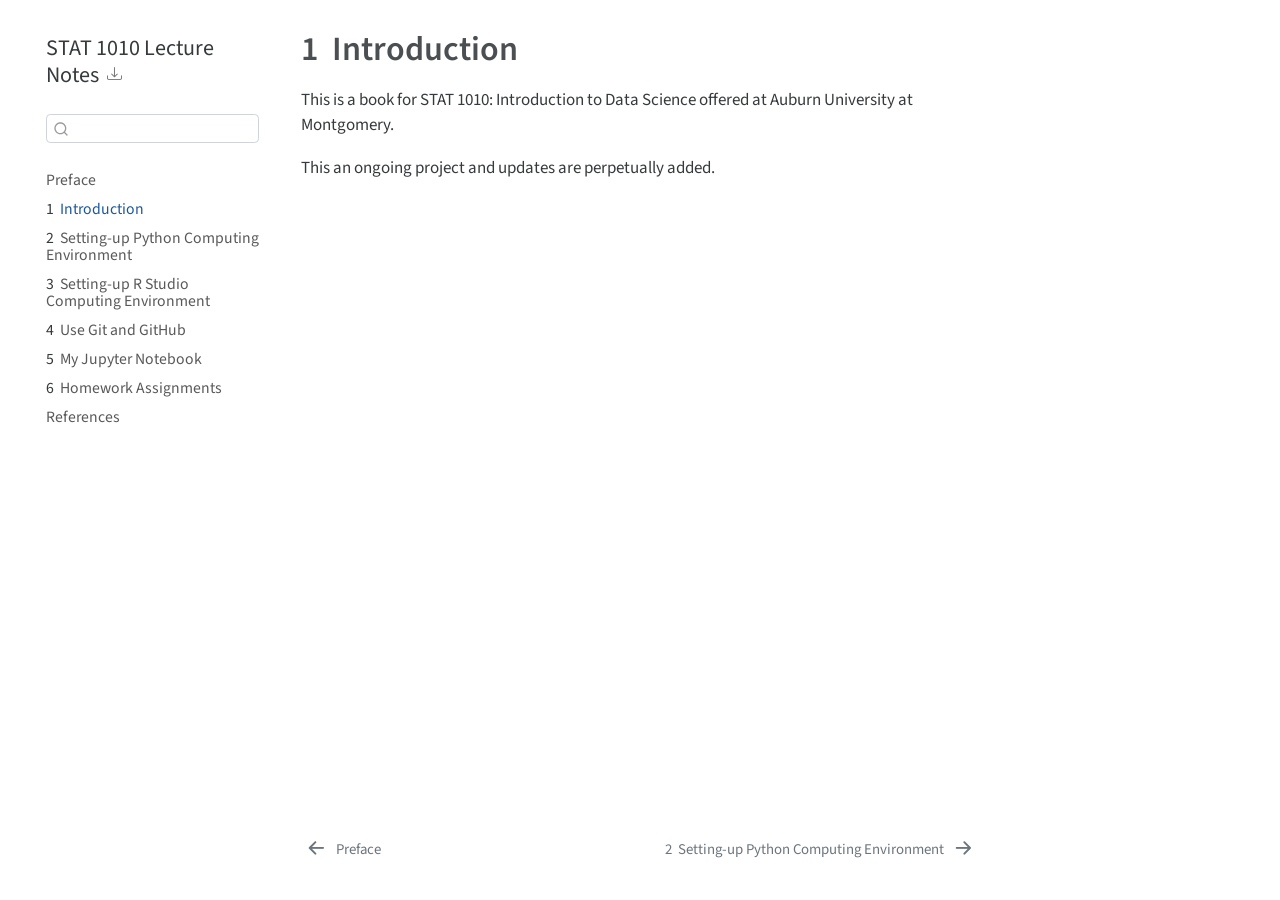
<file: docs/intro.html>
<!DOCTYPE html>
<html xmlns="http://www.w3.org/1999/xhtml" lang="en" xml:lang="en"><head>

<meta charset="utf-8">
<meta name="generator" content="quarto-1.4.398">

<meta name="viewport" content="width=device-width, initial-scale=1.0, user-scalable=yes">


<title>STAT 1010 Lecture Notes - 1&nbsp; Introduction</title>
<style>
code{white-space: pre-wrap;}
span.smallcaps{font-variant: small-caps;}
div.columns{display: flex; gap: min(4vw, 1.5em);}
div.column{flex: auto; overflow-x: auto;}
div.hanging-indent{margin-left: 1.5em; text-indent: -1.5em;}
ul.task-list{list-style: none;}
ul.task-list li input[type="checkbox"] {
  width: 0.8em;
  margin: 0 0.8em 0.2em -1em; /* quarto-specific, see https://github.com/quarto-dev/quarto-cli/issues/4556 */ 
  vertical-align: middle;
}
</style>


<script src="site_libs/quarto-nav/quarto-nav.js"></script>
<script src="site_libs/quarto-nav/headroom.min.js"></script>
<script src="site_libs/clipboard/clipboard.min.js"></script>
<script src="site_libs/quarto-search/autocomplete.umd.js"></script>
<script src="site_libs/quarto-search/fuse.min.js"></script>
<script src="site_libs/quarto-search/quarto-search.js"></script>
<meta name="quarto:offset" content="./">
<link href="./python_comp_env.html" rel="next">
<link href="./index.html" rel="prev">
<script src="site_libs/quarto-html/quarto.js"></script>
<script src="site_libs/quarto-html/popper.min.js"></script>
<script src="site_libs/quarto-html/tippy.umd.min.js"></script>
<script src="site_libs/quarto-html/anchor.min.js"></script>
<link href="site_libs/quarto-html/tippy.css" rel="stylesheet">
<link href="site_libs/quarto-html/quarto-syntax-highlighting.css" rel="stylesheet" id="quarto-text-highlighting-styles">
<script src="site_libs/bootstrap/bootstrap.min.js"></script>
<link href="site_libs/bootstrap/bootstrap-icons.css" rel="stylesheet">
<link href="site_libs/bootstrap/bootstrap.min.css" rel="stylesheet" id="quarto-bootstrap" data-mode="light">
<script id="quarto-search-options" type="application/json">{
  "location": "sidebar",
  "copy-button": false,
  "collapse-after": 3,
  "panel-placement": "start",
  "type": "textbox",
  "limit": 50,
  "keyboard-shortcut": [
    "f",
    "/",
    "s"
  ],
  "show-item-context": false,
  "language": {
    "search-no-results-text": "No results",
    "search-matching-documents-text": "matching documents",
    "search-copy-link-title": "Copy link to search",
    "search-hide-matches-text": "Hide additional matches",
    "search-more-match-text": "more match in this document",
    "search-more-matches-text": "more matches in this document",
    "search-clear-button-title": "Clear",
    "search-detached-cancel-button-title": "Cancel",
    "search-submit-button-title": "Submit",
    "search-label": "Search"
  }
}</script>


</head>

<body class="nav-sidebar floating">

<div id="quarto-search-results"></div>
  <header id="quarto-header" class="headroom fixed-top">
  <nav class="quarto-secondary-nav">
    <div class="container-fluid d-flex">
      <button type="button" class="quarto-btn-toggle btn" data-bs-toggle="collapse" data-bs-target="#quarto-sidebar,#quarto-sidebar-glass" aria-controls="quarto-sidebar" aria-expanded="false" aria-label="Toggle sidebar navigation" onclick="if (window.quartoToggleHeadroom) { window.quartoToggleHeadroom(); }">
        <i class="bi bi-layout-text-sidebar-reverse"></i>
      </button>
        <nav class="quarto-page-breadcrumbs" aria-label="breadcrumb"><ol class="breadcrumb"><li class="breadcrumb-item"><a href="./intro.html"><span class="chapter-number">1</span>&nbsp; <span class="chapter-title">Introduction</span></a></li></ol></nav>
        <a class="flex-grow-1" role="button" data-bs-toggle="collapse" data-bs-target="#quarto-sidebar,#quarto-sidebar-glass" aria-controls="quarto-sidebar" aria-expanded="false" aria-label="Toggle sidebar navigation" onclick="if (window.quartoToggleHeadroom) { window.quartoToggleHeadroom(); }">      
        </a>
      <button type="button" class="btn quarto-search-button" aria-label="" onclick="window.quartoOpenSearch();">
        <i class="bi bi-search"></i>
      </button>
    </div>
  </nav>
</header>
<!-- content -->
<div id="quarto-content" class="quarto-container page-columns page-rows-contents page-layout-article">
<!-- sidebar -->
  <nav id="quarto-sidebar" class="sidebar collapse collapse-horizontal sidebar-navigation floating overflow-auto">
    <div class="pt-lg-2 mt-2 text-left sidebar-header">
    <div class="sidebar-title mb-0 py-0">
      <a href="./">STAT 1010 Lecture Notes</a> 
        <div class="sidebar-tools-main">
    <div class="dropdown">
      <a href="" title="Download" id="quarto-navigation-tool-dropdown-0" class="quarto-navigation-tool dropdown-toggle px-1" data-bs-toggle="dropdown" aria-expanded="false" aria-label="Download"><i class="bi bi-download"></i></a>
      <ul class="dropdown-menu" aria-labelledby="quarto-navigation-tool-dropdown-0">
          <li>
            <a class="dropdown-item sidebar-tools-main-item" href="./STAT-1010-Lecture-Notes.pdf">
              <i class="bi bi-bi-file-pdf pe-1"></i>
            Download PDF
            </a>
          </li>
          <li>
            <a class="dropdown-item sidebar-tools-main-item" href="./STAT-1010-Lecture-Notes.docx">
              <i class="bi bi-bi-file-word pe-1"></i>
            Download Docx
            </a>
          </li>
      </ul>
    </div>
</div>
    </div>
      </div>
        <div class="mt-2 flex-shrink-0 align-items-center">
        <div class="sidebar-search">
        <div id="quarto-search" class="" title="Search"></div>
        </div>
        </div>
    <div class="sidebar-menu-container"> 
    <ul class="list-unstyled mt-1">
        <li class="sidebar-item">
  <div class="sidebar-item-container"> 
  <a href="./index.html" class="sidebar-item-text sidebar-link">
 <span class="menu-text">Preface</span></a>
  </div>
</li>
        <li class="sidebar-item">
  <div class="sidebar-item-container"> 
  <a href="./intro.html" class="sidebar-item-text sidebar-link active">
 <span class="menu-text"><span class="chapter-number">1</span>&nbsp; <span class="chapter-title">Introduction</span></span></a>
  </div>
</li>
        <li class="sidebar-item">
  <div class="sidebar-item-container"> 
  <a href="./python_comp_env.html" class="sidebar-item-text sidebar-link">
 <span class="menu-text"><span class="chapter-number">2</span>&nbsp; <span class="chapter-title">Setting-up Python Computing Environment</span></span></a>
  </div>
</li>
        <li class="sidebar-item">
  <div class="sidebar-item-container"> 
  <a href="./r_comp_env.html" class="sidebar-item-text sidebar-link">
 <span class="menu-text"><span class="chapter-number">3</span>&nbsp; <span class="chapter-title">Setting-up R Studio Computing Environment</span></span></a>
  </div>
</li>
        <li class="sidebar-item">
  <div class="sidebar-item-container"> 
  <a href="./git.html" class="sidebar-item-text sidebar-link">
 <span class="menu-text"><span class="chapter-number">4</span>&nbsp; <span class="chapter-title">Use Git and GitHub</span></span></a>
  </div>
</li>
        <li class="sidebar-item">
  <div class="sidebar-item-container"> 
  <a href="./0_markdown.html" class="sidebar-item-text sidebar-link">
 <span class="menu-text"><span class="chapter-number">5</span>&nbsp; <span class="chapter-title">My Jupyter Notebook</span></span></a>
  </div>
</li>
        <li class="sidebar-item">
  <div class="sidebar-item-container"> 
  <a href="./assignment.html" class="sidebar-item-text sidebar-link">
 <span class="menu-text"><span class="chapter-number">6</span>&nbsp; <span class="chapter-title">Homework Assignments</span></span></a>
  </div>
</li>
        <li class="sidebar-item">
  <div class="sidebar-item-container"> 
  <a href="./references.html" class="sidebar-item-text sidebar-link">
 <span class="menu-text">References</span></a>
  </div>
</li>
    </ul>
    </div>
</nav>
<div id="quarto-sidebar-glass" data-bs-toggle="collapse" data-bs-target="#quarto-sidebar,#quarto-sidebar-glass"></div>
<!-- margin-sidebar -->
    <div id="quarto-margin-sidebar" class="sidebar margin-sidebar">
        
    </div>
<!-- main -->
<main class="content" id="quarto-document-content">

<header id="title-block-header" class="quarto-title-block default">
<div class="quarto-title">
<h1 class="title"><span class="chapter-number">1</span>&nbsp; <span class="chapter-title">Introduction</span></h1>
</div>



<div class="quarto-title-meta">

    
  
    
  </div>
  


</header>


<p>This is a book for STAT 1010: Introduction to Data Science offered at Auburn University at Montgomery.</p>
<p>This an ongoing project and updates are perpetually added.</p>



</main> <!-- /main -->
<script id="quarto-html-after-body" type="application/javascript">
window.document.addEventListener("DOMContentLoaded", function (event) {
  const toggleBodyColorMode = (bsSheetEl) => {
    const mode = bsSheetEl.getAttribute("data-mode");
    const bodyEl = window.document.querySelector("body");
    if (mode === "dark") {
      bodyEl.classList.add("quarto-dark");
      bodyEl.classList.remove("quarto-light");
    } else {
      bodyEl.classList.add("quarto-light");
      bodyEl.classList.remove("quarto-dark");
    }
  }
  const toggleBodyColorPrimary = () => {
    const bsSheetEl = window.document.querySelector("link#quarto-bootstrap");
    if (bsSheetEl) {
      toggleBodyColorMode(bsSheetEl);
    }
  }
  toggleBodyColorPrimary();  
  const icon = "";
  const anchorJS = new window.AnchorJS();
  anchorJS.options = {
    placement: 'right',
    icon: icon
  };
  anchorJS.add('.anchored');
  const isCodeAnnotation = (el) => {
    for (const clz of el.classList) {
      if (clz.startsWith('code-annotation-')) {                     
        return true;
      }
    }
    return false;
  }
  const clipboard = new window.ClipboardJS('.code-copy-button', {
    text: function(trigger) {
      const codeEl = trigger.previousElementSibling.cloneNode(true);
      for (const childEl of codeEl.children) {
        if (isCodeAnnotation(childEl)) {
          childEl.remove();
        }
      }
      return codeEl.innerText;
    }
  });
  clipboard.on('success', function(e) {
    // button target
    const button = e.trigger;
    // don't keep focus
    button.blur();
    // flash "checked"
    button.classList.add('code-copy-button-checked');
    var currentTitle = button.getAttribute("title");
    button.setAttribute("title", "Copied!");
    let tooltip;
    if (window.bootstrap) {
      button.setAttribute("data-bs-toggle", "tooltip");
      button.setAttribute("data-bs-placement", "left");
      button.setAttribute("data-bs-title", "Copied!");
      tooltip = new bootstrap.Tooltip(button, 
        { trigger: "manual", 
          customClass: "code-copy-button-tooltip",
          offset: [0, -8]});
      tooltip.show();    
    }
    setTimeout(function() {
      if (tooltip) {
        tooltip.hide();
        button.removeAttribute("data-bs-title");
        button.removeAttribute("data-bs-toggle");
        button.removeAttribute("data-bs-placement");
      }
      button.setAttribute("title", currentTitle);
      button.classList.remove('code-copy-button-checked');
    }, 1000);
    // clear code selection
    e.clearSelection();
  });
  function tippyHover(el, contentFn, onTriggerFn, onUntriggerFn) {
    const config = {
      allowHTML: true,
      maxWidth: 500,
      delay: 100,
      arrow: false,
      appendTo: function(el) {
          return el.parentElement;
      },
      interactive: true,
      interactiveBorder: 10,
      theme: 'quarto',
      placement: 'bottom-start',
    };
    if (contentFn) {
      config.content = contentFn;
    }
    if (onTriggerFn) {
      config.onTrigger = onTriggerFn;
    }
    if (onUntriggerFn) {
      config.onUntrigger = onUntriggerFn;
    }
    window.tippy(el, config); 
  }
  const noterefs = window.document.querySelectorAll('a[role="doc-noteref"]');
  for (var i=0; i<noterefs.length; i++) {
    const ref = noterefs[i];
    tippyHover(ref, function() {
      // use id or data attribute instead here
      let href = ref.getAttribute('data-footnote-href') || ref.getAttribute('href');
      try { href = new URL(href).hash; } catch {}
      const id = href.replace(/^#\/?/, "");
      const note = window.document.getElementById(id);
      return note.innerHTML;
    });
  }
  const xrefs = window.document.querySelectorAll('a.quarto-xref');
  const processXRef = (id, note) => {
    // Strip column container classes
    const stripColumnClz = (el) => {
      el.classList.remove("page-full", "page-columns");
      if (el.children) {
        for (const child of el.children) {
          stripColumnClz(child);
        }
      }
    }
    stripColumnClz(note)
    const typesetMath = (el) => {
      if (window.MathJax) {
        // MathJax Typeset
        window.MathJax.typeset([el]);
      } else if (window.katex) {
        // KaTeX Render
        var mathElements = el.getElementsByClassName("math");
        var macros = [];
        for (var i = 0; i < mathElements.length; i++) {
          var texText = mathElements[i].firstChild;
          if (mathElements[i].tagName == "SPAN") {
            window.katex.render(texText.data, mathElements[i], {
              displayMode: mathElements[i].classList.contains('display'),
              throwOnError: false,
              macros: macros,
              fleqn: false
            });
          }
        }
      }
    }
    if (id === null || id.startsWith('sec-')) {
      // Special case sections, only their first couple elements
      const container = document.createElement("div");
      if (note.children && note.children.length > 2) {
        for (let i = 0; i < 2; i++) {
          container.appendChild(note.children[i].cloneNode(true));
        }
        typesetMath(container);
        return container.innerHTML
      } else {
        typesetMath(note);
        return note.innerHTML;
      }
    } else {
      // Remove any anchor links if they are present
      const anchorLink = note.querySelector('a.anchorjs-link');
      if (anchorLink) {
        anchorLink.remove();
      }
      typesetMath(note);
      return note.innerHTML;
    }
  }
  for (var i=0; i<xrefs.length; i++) {
    const xref = xrefs[i];
    tippyHover(xref, undefined, function(instance) {
      instance.disable();
      let url = xref.getAttribute('href');
      let hash = undefined; 
      if (url.startsWith('#')) {
        hash = url;
      } else {
        try { hash = new URL(url).hash; } catch {}
      }
      if (hash) {
        const id = hash.replace(/^#\/?/, "");
        const note = window.document.getElementById(id);
        if (note !== null) {
          try {
            const html = processXRef(id, note.cloneNode(true));
            instance.setContent(html);
          } finally {
            instance.enable();
            instance.show();
          }
        } else {
          // See if we can fetch this
          fetch(url.split('#')[0])
          .then(res => res.text())
          .then(html => {
            const parser = new DOMParser();
            const htmlDoc = parser.parseFromString(html, "text/html");
            const note = htmlDoc.getElementById(id);
            if (note !== null) {
              const html = processXRef(id, note);
              instance.setContent(html);
            } 
          }).finally(() => {
            instance.enable();
            instance.show();
          });
        }
      } else {
        // See if we can fetch a full url (with no hash to target)
        // This is a special case and we should probably do some content thinning / targeting
        fetch(url)
        .then(res => res.text())
        .then(html => {
          const parser = new DOMParser();
          const htmlDoc = parser.parseFromString(html, "text/html");
          const note = htmlDoc.querySelector('main.content');
          if (note !== null) {
            // This should only happen for chapter cross references
            // (since there is no id in the URL)
            // remove the first header
            if (note.children.length > 0 && note.children[0].tagName === "HEADER") {
              note.children[0].remove();
            }
            const html = processXRef(null, note);
            instance.setContent(html);
          } 
        }).finally(() => {
          instance.enable();
          instance.show();
        });
      }
    }, function(instance) {
    });
  }
      let selectedAnnoteEl;
      const selectorForAnnotation = ( cell, annotation) => {
        let cellAttr = 'data-code-cell="' + cell + '"';
        let lineAttr = 'data-code-annotation="' +  annotation + '"';
        const selector = 'span[' + cellAttr + '][' + lineAttr + ']';
        return selector;
      }
      const selectCodeLines = (annoteEl) => {
        const doc = window.document;
        const targetCell = annoteEl.getAttribute("data-target-cell");
        const targetAnnotation = annoteEl.getAttribute("data-target-annotation");
        const annoteSpan = window.document.querySelector(selectorForAnnotation(targetCell, targetAnnotation));
        const lines = annoteSpan.getAttribute("data-code-lines").split(",");
        const lineIds = lines.map((line) => {
          return targetCell + "-" + line;
        })
        let top = null;
        let height = null;
        let parent = null;
        if (lineIds.length > 0) {
            //compute the position of the single el (top and bottom and make a div)
            const el = window.document.getElementById(lineIds[0]);
            top = el.offsetTop;
            height = el.offsetHeight;
            parent = el.parentElement.parentElement;
          if (lineIds.length > 1) {
            const lastEl = window.document.getElementById(lineIds[lineIds.length - 1]);
            const bottom = lastEl.offsetTop + lastEl.offsetHeight;
            height = bottom - top;
          }
          if (top !== null && height !== null && parent !== null) {
            // cook up a div (if necessary) and position it 
            let div = window.document.getElementById("code-annotation-line-highlight");
            if (div === null) {
              div = window.document.createElement("div");
              div.setAttribute("id", "code-annotation-line-highlight");
              div.style.position = 'absolute';
              parent.appendChild(div);
            }
            div.style.top = top - 2 + "px";
            div.style.height = height + 4 + "px";
            div.style.left = 0;
            let gutterDiv = window.document.getElementById("code-annotation-line-highlight-gutter");
            if (gutterDiv === null) {
              gutterDiv = window.document.createElement("div");
              gutterDiv.setAttribute("id", "code-annotation-line-highlight-gutter");
              gutterDiv.style.position = 'absolute';
              const codeCell = window.document.getElementById(targetCell);
              const gutter = codeCell.querySelector('.code-annotation-gutter');
              gutter.appendChild(gutterDiv);
            }
            gutterDiv.style.top = top - 2 + "px";
            gutterDiv.style.height = height + 4 + "px";
          }
          selectedAnnoteEl = annoteEl;
        }
      };
      const unselectCodeLines = () => {
        const elementsIds = ["code-annotation-line-highlight", "code-annotation-line-highlight-gutter"];
        elementsIds.forEach((elId) => {
          const div = window.document.getElementById(elId);
          if (div) {
            div.remove();
          }
        });
        selectedAnnoteEl = undefined;
      };
        // Handle positioning of the toggle
    window.addEventListener(
      "resize",
      throttle(() => {
        elRect = undefined;
        if (selectedAnnoteEl) {
          selectCodeLines(selectedAnnoteEl);
        }
      }, 10)
    );
    function throttle(fn, ms) {
    let throttle = false;
    let timer;
      return (...args) => {
        if(!throttle) { // first call gets through
            fn.apply(this, args);
            throttle = true;
        } else { // all the others get throttled
            if(timer) clearTimeout(timer); // cancel #2
            timer = setTimeout(() => {
              fn.apply(this, args);
              timer = throttle = false;
            }, ms);
        }
      };
    }
      // Attach click handler to the DT
      const annoteDls = window.document.querySelectorAll('dt[data-target-cell]');
      for (const annoteDlNode of annoteDls) {
        annoteDlNode.addEventListener('click', (event) => {
          const clickedEl = event.target;
          if (clickedEl !== selectedAnnoteEl) {
            unselectCodeLines();
            const activeEl = window.document.querySelector('dt[data-target-cell].code-annotation-active');
            if (activeEl) {
              activeEl.classList.remove('code-annotation-active');
            }
            selectCodeLines(clickedEl);
            clickedEl.classList.add('code-annotation-active');
          } else {
            // Unselect the line
            unselectCodeLines();
            clickedEl.classList.remove('code-annotation-active');
          }
        });
      }
  const findCites = (el) => {
    const parentEl = el.parentElement;
    if (parentEl) {
      const cites = parentEl.dataset.cites;
      if (cites) {
        return {
          el,
          cites: cites.split(' ')
        };
      } else {
        return findCites(el.parentElement)
      }
    } else {
      return undefined;
    }
  };
  var bibliorefs = window.document.querySelectorAll('a[role="doc-biblioref"]');
  for (var i=0; i<bibliorefs.length; i++) {
    const ref = bibliorefs[i];
    const citeInfo = findCites(ref);
    if (citeInfo) {
      tippyHover(citeInfo.el, function() {
        var popup = window.document.createElement('div');
        citeInfo.cites.forEach(function(cite) {
          var citeDiv = window.document.createElement('div');
          citeDiv.classList.add('hanging-indent');
          citeDiv.classList.add('csl-entry');
          var biblioDiv = window.document.getElementById('ref-' + cite);
          if (biblioDiv) {
            citeDiv.innerHTML = biblioDiv.innerHTML;
          }
          popup.appendChild(citeDiv);
        });
        return popup.innerHTML;
      });
    }
  }
});
</script>
<nav class="page-navigation">
  <div class="nav-page nav-page-previous">
      <a href="./index.html" class="pagination-link">
        <i class="bi bi-arrow-left-short"></i> <span class="nav-page-text">Preface</span>
      </a>          
  </div>
  <div class="nav-page nav-page-next">
      <a href="./python_comp_env.html" class="pagination-link">
        <span class="nav-page-text"><span class="chapter-number">2</span>&nbsp; <span class="chapter-title">Setting-up Python Computing Environment</span></span> <i class="bi bi-arrow-right-short"></i>
      </a>
  </div>
</nav>
</div> <!-- /content -->




</body></html>
</file>
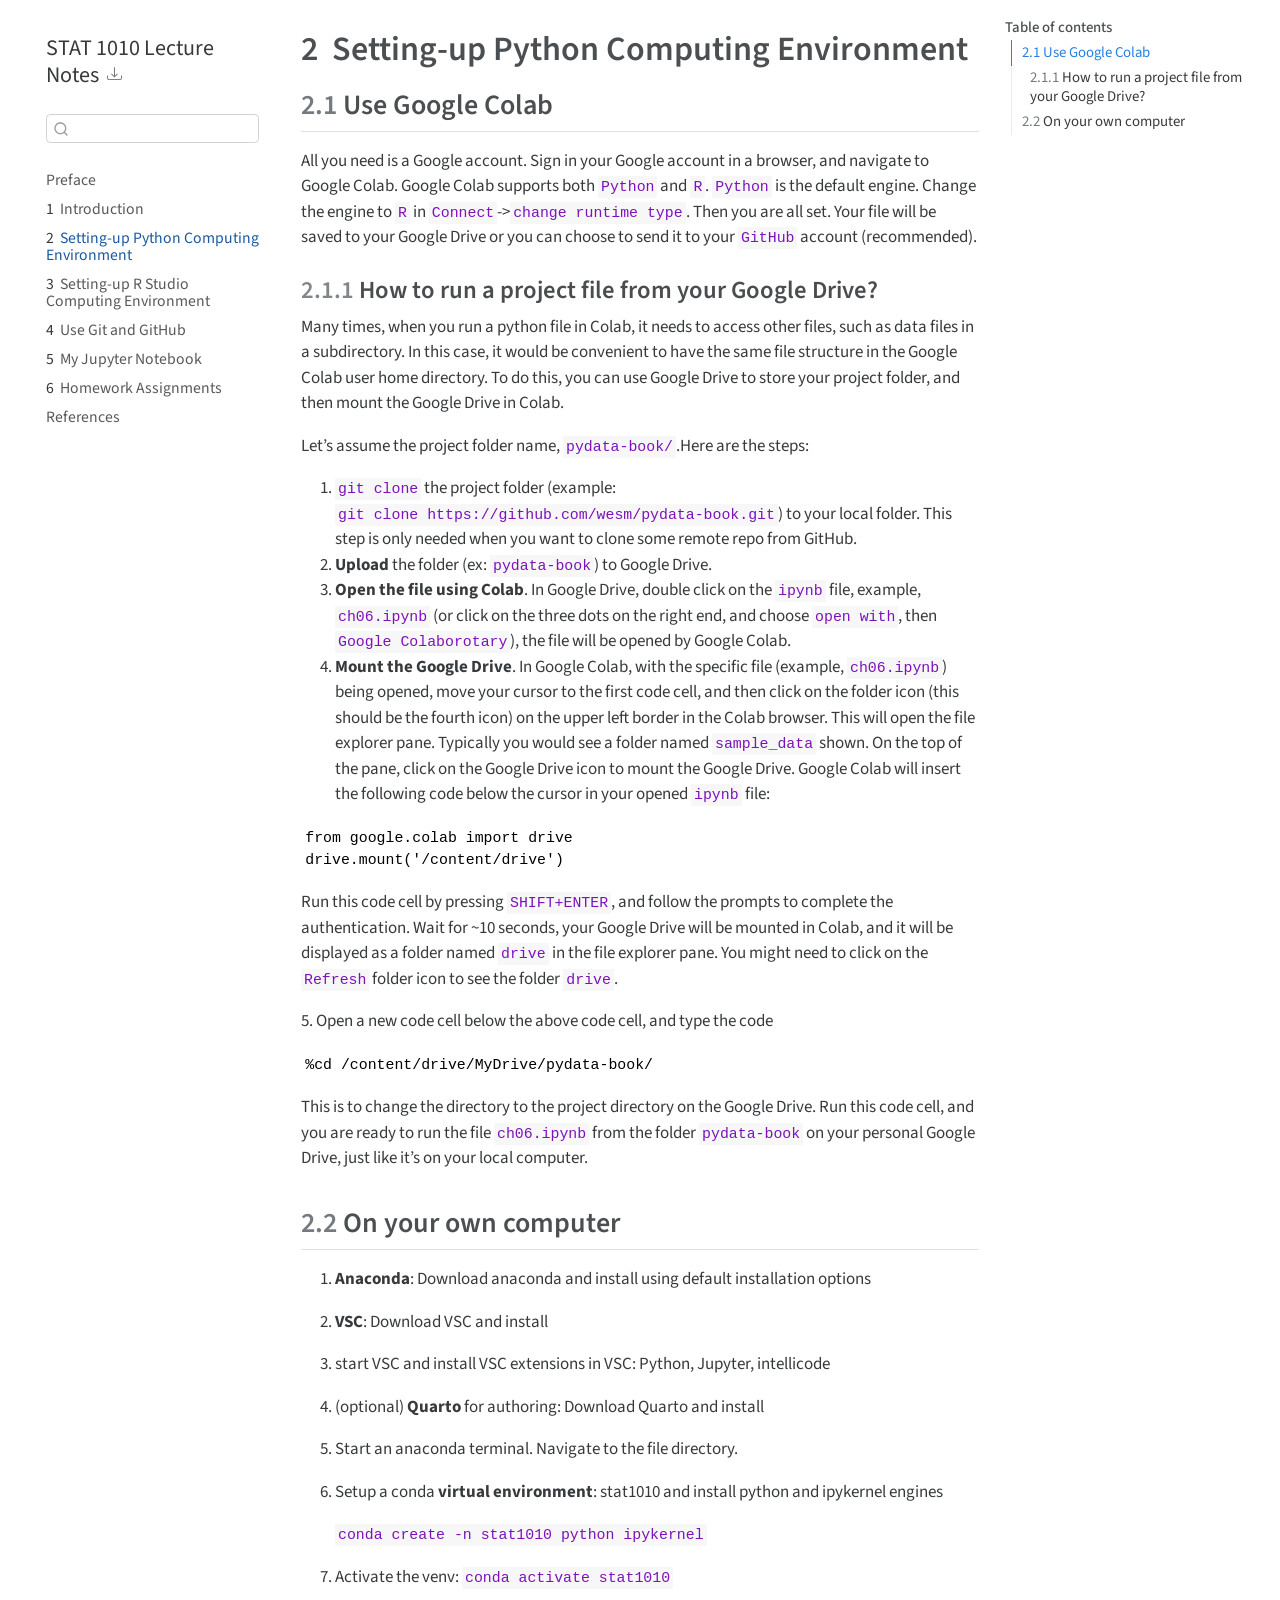
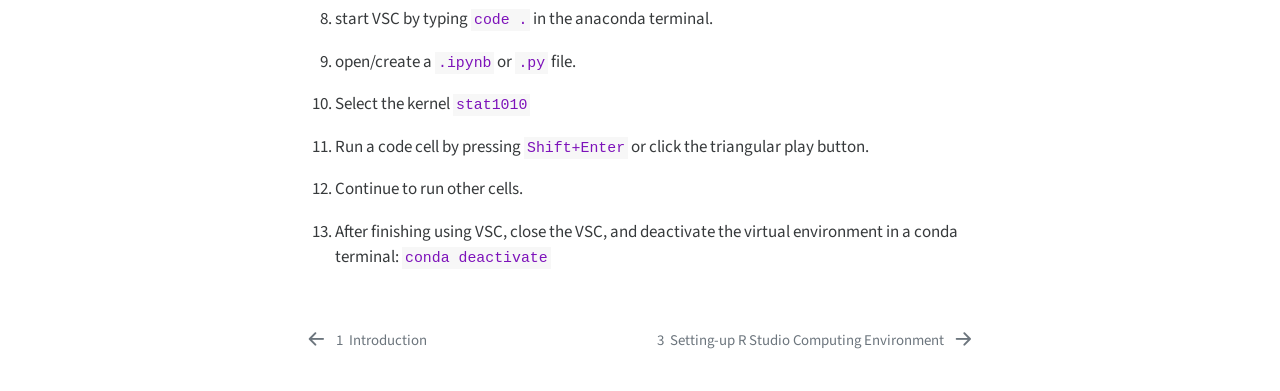
<file: docs/python_comp_env.html>
<!DOCTYPE html>
<html xmlns="http://www.w3.org/1999/xhtml" lang="en" xml:lang="en"><head>

<meta charset="utf-8">
<meta name="generator" content="quarto-1.4.398">

<meta name="viewport" content="width=device-width, initial-scale=1.0, user-scalable=yes">


<title>STAT 1010 Lecture Notes - 2&nbsp; Setting-up Python Computing Environment</title>
<style>
code{white-space: pre-wrap;}
span.smallcaps{font-variant: small-caps;}
div.columns{display: flex; gap: min(4vw, 1.5em);}
div.column{flex: auto; overflow-x: auto;}
div.hanging-indent{margin-left: 1.5em; text-indent: -1.5em;}
ul.task-list{list-style: none;}
ul.task-list li input[type="checkbox"] {
  width: 0.8em;
  margin: 0 0.8em 0.2em -1em; /* quarto-specific, see https://github.com/quarto-dev/quarto-cli/issues/4556 */ 
  vertical-align: middle;
}
</style>


<script src="site_libs/quarto-nav/quarto-nav.js"></script>
<script src="site_libs/quarto-nav/headroom.min.js"></script>
<script src="site_libs/clipboard/clipboard.min.js"></script>
<script src="site_libs/quarto-search/autocomplete.umd.js"></script>
<script src="site_libs/quarto-search/fuse.min.js"></script>
<script src="site_libs/quarto-search/quarto-search.js"></script>
<meta name="quarto:offset" content="./">
<link href="./r_comp_env.html" rel="next">
<link href="./intro.html" rel="prev">
<script src="site_libs/quarto-html/quarto.js"></script>
<script src="site_libs/quarto-html/popper.min.js"></script>
<script src="site_libs/quarto-html/tippy.umd.min.js"></script>
<script src="site_libs/quarto-html/anchor.min.js"></script>
<link href="site_libs/quarto-html/tippy.css" rel="stylesheet">
<link href="site_libs/quarto-html/quarto-syntax-highlighting.css" rel="stylesheet" id="quarto-text-highlighting-styles">
<script src="site_libs/bootstrap/bootstrap.min.js"></script>
<link href="site_libs/bootstrap/bootstrap-icons.css" rel="stylesheet">
<link href="site_libs/bootstrap/bootstrap.min.css" rel="stylesheet" id="quarto-bootstrap" data-mode="light">
<script id="quarto-search-options" type="application/json">{
  "location": "sidebar",
  "copy-button": false,
  "collapse-after": 3,
  "panel-placement": "start",
  "type": "textbox",
  "limit": 50,
  "keyboard-shortcut": [
    "f",
    "/",
    "s"
  ],
  "show-item-context": false,
  "language": {
    "search-no-results-text": "No results",
    "search-matching-documents-text": "matching documents",
    "search-copy-link-title": "Copy link to search",
    "search-hide-matches-text": "Hide additional matches",
    "search-more-match-text": "more match in this document",
    "search-more-matches-text": "more matches in this document",
    "search-clear-button-title": "Clear",
    "search-detached-cancel-button-title": "Cancel",
    "search-submit-button-title": "Submit",
    "search-label": "Search"
  }
}</script>


</head>

<body class="nav-sidebar floating">

<div id="quarto-search-results"></div>
  <header id="quarto-header" class="headroom fixed-top">
  <nav class="quarto-secondary-nav">
    <div class="container-fluid d-flex">
      <button type="button" class="quarto-btn-toggle btn" data-bs-toggle="collapse" data-bs-target="#quarto-sidebar,#quarto-sidebar-glass" aria-controls="quarto-sidebar" aria-expanded="false" aria-label="Toggle sidebar navigation" onclick="if (window.quartoToggleHeadroom) { window.quartoToggleHeadroom(); }">
        <i class="bi bi-layout-text-sidebar-reverse"></i>
      </button>
        <nav class="quarto-page-breadcrumbs" aria-label="breadcrumb"><ol class="breadcrumb"><li class="breadcrumb-item"><a href="./python_comp_env.html"><span class="chapter-number">2</span>&nbsp; <span class="chapter-title">Setting-up Python Computing Environment</span></a></li></ol></nav>
        <a class="flex-grow-1" role="button" data-bs-toggle="collapse" data-bs-target="#quarto-sidebar,#quarto-sidebar-glass" aria-controls="quarto-sidebar" aria-expanded="false" aria-label="Toggle sidebar navigation" onclick="if (window.quartoToggleHeadroom) { window.quartoToggleHeadroom(); }">      
        </a>
      <button type="button" class="btn quarto-search-button" aria-label="" onclick="window.quartoOpenSearch();">
        <i class="bi bi-search"></i>
      </button>
    </div>
  </nav>
</header>
<!-- content -->
<div id="quarto-content" class="quarto-container page-columns page-rows-contents page-layout-article">
<!-- sidebar -->
  <nav id="quarto-sidebar" class="sidebar collapse collapse-horizontal sidebar-navigation floating overflow-auto">
    <div class="pt-lg-2 mt-2 text-left sidebar-header">
    <div class="sidebar-title mb-0 py-0">
      <a href="./">STAT 1010 Lecture Notes</a> 
        <div class="sidebar-tools-main">
    <div class="dropdown">
      <a href="" title="Download" id="quarto-navigation-tool-dropdown-0" class="quarto-navigation-tool dropdown-toggle px-1" data-bs-toggle="dropdown" aria-expanded="false" aria-label="Download"><i class="bi bi-download"></i></a>
      <ul class="dropdown-menu" aria-labelledby="quarto-navigation-tool-dropdown-0">
          <li>
            <a class="dropdown-item sidebar-tools-main-item" href="./STAT-1010-Lecture-Notes.pdf">
              <i class="bi bi-bi-file-pdf pe-1"></i>
            Download PDF
            </a>
          </li>
          <li>
            <a class="dropdown-item sidebar-tools-main-item" href="./STAT-1010-Lecture-Notes.docx">
              <i class="bi bi-bi-file-word pe-1"></i>
            Download Docx
            </a>
          </li>
      </ul>
    </div>
</div>
    </div>
      </div>
        <div class="mt-2 flex-shrink-0 align-items-center">
        <div class="sidebar-search">
        <div id="quarto-search" class="" title="Search"></div>
        </div>
        </div>
    <div class="sidebar-menu-container"> 
    <ul class="list-unstyled mt-1">
        <li class="sidebar-item">
  <div class="sidebar-item-container"> 
  <a href="./index.html" class="sidebar-item-text sidebar-link">
 <span class="menu-text">Preface</span></a>
  </div>
</li>
        <li class="sidebar-item">
  <div class="sidebar-item-container"> 
  <a href="./intro.html" class="sidebar-item-text sidebar-link">
 <span class="menu-text"><span class="chapter-number">1</span>&nbsp; <span class="chapter-title">Introduction</span></span></a>
  </div>
</li>
        <li class="sidebar-item">
  <div class="sidebar-item-container"> 
  <a href="./python_comp_env.html" class="sidebar-item-text sidebar-link active">
 <span class="menu-text"><span class="chapter-number">2</span>&nbsp; <span class="chapter-title">Setting-up Python Computing Environment</span></span></a>
  </div>
</li>
        <li class="sidebar-item">
  <div class="sidebar-item-container"> 
  <a href="./r_comp_env.html" class="sidebar-item-text sidebar-link">
 <span class="menu-text"><span class="chapter-number">3</span>&nbsp; <span class="chapter-title">Setting-up R Studio Computing Environment</span></span></a>
  </div>
</li>
        <li class="sidebar-item">
  <div class="sidebar-item-container"> 
  <a href="./git.html" class="sidebar-item-text sidebar-link">
 <span class="menu-text"><span class="chapter-number">4</span>&nbsp; <span class="chapter-title">Use Git and GitHub</span></span></a>
  </div>
</li>
        <li class="sidebar-item">
  <div class="sidebar-item-container"> 
  <a href="./0_markdown.html" class="sidebar-item-text sidebar-link">
 <span class="menu-text"><span class="chapter-number">5</span>&nbsp; <span class="chapter-title">My Jupyter Notebook</span></span></a>
  </div>
</li>
        <li class="sidebar-item">
  <div class="sidebar-item-container"> 
  <a href="./assignment.html" class="sidebar-item-text sidebar-link">
 <span class="menu-text"><span class="chapter-number">6</span>&nbsp; <span class="chapter-title">Homework Assignments</span></span></a>
  </div>
</li>
        <li class="sidebar-item">
  <div class="sidebar-item-container"> 
  <a href="./references.html" class="sidebar-item-text sidebar-link">
 <span class="menu-text">References</span></a>
  </div>
</li>
    </ul>
    </div>
</nav>
<div id="quarto-sidebar-glass" data-bs-toggle="collapse" data-bs-target="#quarto-sidebar,#quarto-sidebar-glass"></div>
<!-- margin-sidebar -->
    <div id="quarto-margin-sidebar" class="sidebar margin-sidebar">
        <nav id="TOC" role="doc-toc" class="toc-active">
    <h2 id="toc-title">Table of contents</h2>
   
  <ul>
  <li><a href="#use-google-colab" id="toc-use-google-colab" class="nav-link active" data-scroll-target="#use-google-colab"><span class="header-section-number">2.1</span> Use Google Colab</a>
  <ul class="collapse">
  <li><a href="#how-to-run-a-project-file-from-your-google-drive" id="toc-how-to-run-a-project-file-from-your-google-drive" class="nav-link" data-scroll-target="#how-to-run-a-project-file-from-your-google-drive"><span class="header-section-number">2.1.1</span> How to run a project file from your Google Drive?</a></li>
  </ul></li>
  <li><a href="#on-your-own-computer" id="toc-on-your-own-computer" class="nav-link" data-scroll-target="#on-your-own-computer"><span class="header-section-number">2.2</span> On your own computer</a></li>
  </ul>
</nav>
    </div>
<!-- main -->
<main class="content" id="quarto-document-content">

<header id="title-block-header" class="quarto-title-block default">
<div class="quarto-title">
<h1 class="title"><span class="chapter-number">2</span>&nbsp; <span class="chapter-title">Setting-up Python Computing Environment</span></h1>
</div>



<div class="quarto-title-meta">

    
  
    
  </div>
  


</header>


<section id="use-google-colab" class="level2" data-number="2.1">
<h2 data-number="2.1" class="anchored" data-anchor-id="use-google-colab"><span class="header-section-number">2.1</span> Use Google Colab</h2>
<p>All you need is a Google account. Sign in your Google account in a browser, and navigate to Google Colab. Google Colab supports both <code>Python</code> and <code>R</code>. <code>Python</code> is the default engine. Change the engine to <code>R</code> in <code>Connect</code>-&gt;<code>change runtime type</code>. Then you are all set. Your file will be saved to your Google Drive or you can choose to send it to your <code>GitHub</code> account (recommended).</p>
<section id="how-to-run-a-project-file-from-your-google-drive" class="level3" data-number="2.1.1">
<h3 data-number="2.1.1" class="anchored" data-anchor-id="how-to-run-a-project-file-from-your-google-drive"><span class="header-section-number">2.1.1</span> How to run a project file from your Google Drive?</h3>
<p>Many times, when you run a python file in Colab, it needs to access other files, such as data files in a subdirectory. In this case, it would be convenient to have the same file structure in the Google Colab user home directory. To do this, you can use Google Drive to store your project folder, and then mount the Google Drive in Colab.</p>
<p>Let’s assume the project folder name, <code>pydata-book/</code>.Here are the steps:</p>
<ol type="1">
<li><code>git clone</code> the project folder (example: <code>git clone https://github.com/wesm/pydata-book.git</code>) to your local folder. This step is only needed when you want to clone some remote repo from GitHub.</li>
<li><strong>Upload</strong> the folder (ex: <code>pydata-book</code>) to Google Drive.</li>
<li><strong>Open the file using Colab</strong>. In Google Drive, double click on the <code>ipynb</code> file, example, <code>ch06.ipynb</code> (or click on the three dots on the right end, and choose <code>open with</code>, then <code>Google Colaborotary</code>), the file will be opened by Google Colab.</li>
<li><strong>Mount the Google Drive</strong>. In Google Colab, with the specific file (example, <code>ch06.ipynb</code>) being opened, move your cursor to the first code cell, and then click on the folder icon (this should be the fourth icon) on the upper left border in the Colab browser. This will open the file explorer pane. Typically you would see a folder named <code>sample_data</code> shown. On the top of the pane, click on the Google Drive icon to mount the Google Drive. Google Colab will insert the following code below the cursor in your opened <code>ipynb</code> file:</li>
</ol>
<pre><code>from google.colab import drive
drive.mount('/content/drive')</code></pre>
<p>Run this code cell by pressing <code>SHIFT+ENTER</code>, and follow the prompts to complete the authentication. Wait for ~10 seconds, your Google Drive will be mounted in Colab, and it will be displayed as a folder named <code>drive</code> in the file explorer pane. You might need to click on the <code>Refresh</code> folder icon to see the folder <code>drive</code>.</p>
<p>5. Open a new code cell below the above code cell, and type the code</p>
<pre><code>%cd /content/drive/MyDrive/pydata-book/</code></pre>
<p>This is to change the directory to the project directory on the Google Drive. Run this code cell, and you are ready to run the file <code>ch06.ipynb</code> from the folder <code>pydata-book</code> on your personal Google Drive, just like it’s on your local computer.</p>
</section>
</section>
<section id="on-your-own-computer" class="level2" data-number="2.2">
<h2 data-number="2.2" class="anchored" data-anchor-id="on-your-own-computer"><span class="header-section-number">2.2</span> On your own computer</h2>
<ol type="1">
<li><p><strong>Anaconda</strong>: Download anaconda and install using default installation options</p></li>
<li><p><strong>VSC</strong>: Download VSC and install</p></li>
<li><p>start VSC and install VSC extensions in VSC: Python, Jupyter, intellicode</p></li>
<li><p>(optional) <strong>Quarto</strong> for authoring: Download Quarto and install</p></li>
<li><p>Start an anaconda terminal. Navigate to the file directory.</p></li>
<li><p>Setup a conda <strong>virtual environment</strong>: stat1010 and install python and ipykernel engines</p>
<p><code>conda create -n stat1010 python ipykernel</code></p></li>
<li><p>Activate the venv: <code>conda activate stat1010</code></p></li>
<li><p>start VSC by typing <code>code .</code> in the anaconda terminal.</p></li>
<li><p>open/create a <code>.ipynb</code> or <code>.py</code> file.</p></li>
<li><p>Select the kernel <code>stat1010</code></p></li>
<li><p>Run a code cell by pressing <code>Shift+Enter</code> or click the triangular play button.</p></li>
<li><p>Continue to run other cells.</p></li>
<li><p>After finishing using VSC, close the VSC, and deactivate the virtual environment in a conda terminal: <code>conda deactivate</code></p></li>
</ol>


</section>

</main> <!-- /main -->
<script id="quarto-html-after-body" type="application/javascript">
window.document.addEventListener("DOMContentLoaded", function (event) {
  const toggleBodyColorMode = (bsSheetEl) => {
    const mode = bsSheetEl.getAttribute("data-mode");
    const bodyEl = window.document.querySelector("body");
    if (mode === "dark") {
      bodyEl.classList.add("quarto-dark");
      bodyEl.classList.remove("quarto-light");
    } else {
      bodyEl.classList.add("quarto-light");
      bodyEl.classList.remove("quarto-dark");
    }
  }
  const toggleBodyColorPrimary = () => {
    const bsSheetEl = window.document.querySelector("link#quarto-bootstrap");
    if (bsSheetEl) {
      toggleBodyColorMode(bsSheetEl);
    }
  }
  toggleBodyColorPrimary();  
  const icon = "";
  const anchorJS = new window.AnchorJS();
  anchorJS.options = {
    placement: 'right',
    icon: icon
  };
  anchorJS.add('.anchored');
  const isCodeAnnotation = (el) => {
    for (const clz of el.classList) {
      if (clz.startsWith('code-annotation-')) {                     
        return true;
      }
    }
    return false;
  }
  const clipboard = new window.ClipboardJS('.code-copy-button', {
    text: function(trigger) {
      const codeEl = trigger.previousElementSibling.cloneNode(true);
      for (const childEl of codeEl.children) {
        if (isCodeAnnotation(childEl)) {
          childEl.remove();
        }
      }
      return codeEl.innerText;
    }
  });
  clipboard.on('success', function(e) {
    // button target
    const button = e.trigger;
    // don't keep focus
    button.blur();
    // flash "checked"
    button.classList.add('code-copy-button-checked');
    var currentTitle = button.getAttribute("title");
    button.setAttribute("title", "Copied!");
    let tooltip;
    if (window.bootstrap) {
      button.setAttribute("data-bs-toggle", "tooltip");
      button.setAttribute("data-bs-placement", "left");
      button.setAttribute("data-bs-title", "Copied!");
      tooltip = new bootstrap.Tooltip(button, 
        { trigger: "manual", 
          customClass: "code-copy-button-tooltip",
          offset: [0, -8]});
      tooltip.show();    
    }
    setTimeout(function() {
      if (tooltip) {
        tooltip.hide();
        button.removeAttribute("data-bs-title");
        button.removeAttribute("data-bs-toggle");
        button.removeAttribute("data-bs-placement");
      }
      button.setAttribute("title", currentTitle);
      button.classList.remove('code-copy-button-checked');
    }, 1000);
    // clear code selection
    e.clearSelection();
  });
  function tippyHover(el, contentFn, onTriggerFn, onUntriggerFn) {
    const config = {
      allowHTML: true,
      maxWidth: 500,
      delay: 100,
      arrow: false,
      appendTo: function(el) {
          return el.parentElement;
      },
      interactive: true,
      interactiveBorder: 10,
      theme: 'quarto',
      placement: 'bottom-start',
    };
    if (contentFn) {
      config.content = contentFn;
    }
    if (onTriggerFn) {
      config.onTrigger = onTriggerFn;
    }
    if (onUntriggerFn) {
      config.onUntrigger = onUntriggerFn;
    }
    window.tippy(el, config); 
  }
  const noterefs = window.document.querySelectorAll('a[role="doc-noteref"]');
  for (var i=0; i<noterefs.length; i++) {
    const ref = noterefs[i];
    tippyHover(ref, function() {
      // use id or data attribute instead here
      let href = ref.getAttribute('data-footnote-href') || ref.getAttribute('href');
      try { href = new URL(href).hash; } catch {}
      const id = href.replace(/^#\/?/, "");
      const note = window.document.getElementById(id);
      return note.innerHTML;
    });
  }
  const xrefs = window.document.querySelectorAll('a.quarto-xref');
  const processXRef = (id, note) => {
    // Strip column container classes
    const stripColumnClz = (el) => {
      el.classList.remove("page-full", "page-columns");
      if (el.children) {
        for (const child of el.children) {
          stripColumnClz(child);
        }
      }
    }
    stripColumnClz(note)
    const typesetMath = (el) => {
      if (window.MathJax) {
        // MathJax Typeset
        window.MathJax.typeset([el]);
      } else if (window.katex) {
        // KaTeX Render
        var mathElements = el.getElementsByClassName("math");
        var macros = [];
        for (var i = 0; i < mathElements.length; i++) {
          var texText = mathElements[i].firstChild;
          if (mathElements[i].tagName == "SPAN") {
            window.katex.render(texText.data, mathElements[i], {
              displayMode: mathElements[i].classList.contains('display'),
              throwOnError: false,
              macros: macros,
              fleqn: false
            });
          }
        }
      }
    }
    if (id === null || id.startsWith('sec-')) {
      // Special case sections, only their first couple elements
      const container = document.createElement("div");
      if (note.children && note.children.length > 2) {
        for (let i = 0; i < 2; i++) {
          container.appendChild(note.children[i].cloneNode(true));
        }
        typesetMath(container);
        return container.innerHTML
      } else {
        typesetMath(note);
        return note.innerHTML;
      }
    } else {
      // Remove any anchor links if they are present
      const anchorLink = note.querySelector('a.anchorjs-link');
      if (anchorLink) {
        anchorLink.remove();
      }
      typesetMath(note);
      return note.innerHTML;
    }
  }
  for (var i=0; i<xrefs.length; i++) {
    const xref = xrefs[i];
    tippyHover(xref, undefined, function(instance) {
      instance.disable();
      let url = xref.getAttribute('href');
      let hash = undefined; 
      if (url.startsWith('#')) {
        hash = url;
      } else {
        try { hash = new URL(url).hash; } catch {}
      }
      if (hash) {
        const id = hash.replace(/^#\/?/, "");
        const note = window.document.getElementById(id);
        if (note !== null) {
          try {
            const html = processXRef(id, note.cloneNode(true));
            instance.setContent(html);
          } finally {
            instance.enable();
            instance.show();
          }
        } else {
          // See if we can fetch this
          fetch(url.split('#')[0])
          .then(res => res.text())
          .then(html => {
            const parser = new DOMParser();
            const htmlDoc = parser.parseFromString(html, "text/html");
            const note = htmlDoc.getElementById(id);
            if (note !== null) {
              const html = processXRef(id, note);
              instance.setContent(html);
            } 
          }).finally(() => {
            instance.enable();
            instance.show();
          });
        }
      } else {
        // See if we can fetch a full url (with no hash to target)
        // This is a special case and we should probably do some content thinning / targeting
        fetch(url)
        .then(res => res.text())
        .then(html => {
          const parser = new DOMParser();
          const htmlDoc = parser.parseFromString(html, "text/html");
          const note = htmlDoc.querySelector('main.content');
          if (note !== null) {
            // This should only happen for chapter cross references
            // (since there is no id in the URL)
            // remove the first header
            if (note.children.length > 0 && note.children[0].tagName === "HEADER") {
              note.children[0].remove();
            }
            const html = processXRef(null, note);
            instance.setContent(html);
          } 
        }).finally(() => {
          instance.enable();
          instance.show();
        });
      }
    }, function(instance) {
    });
  }
      let selectedAnnoteEl;
      const selectorForAnnotation = ( cell, annotation) => {
        let cellAttr = 'data-code-cell="' + cell + '"';
        let lineAttr = 'data-code-annotation="' +  annotation + '"';
        const selector = 'span[' + cellAttr + '][' + lineAttr + ']';
        return selector;
      }
      const selectCodeLines = (annoteEl) => {
        const doc = window.document;
        const targetCell = annoteEl.getAttribute("data-target-cell");
        const targetAnnotation = annoteEl.getAttribute("data-target-annotation");
        const annoteSpan = window.document.querySelector(selectorForAnnotation(targetCell, targetAnnotation));
        const lines = annoteSpan.getAttribute("data-code-lines").split(",");
        const lineIds = lines.map((line) => {
          return targetCell + "-" + line;
        })
        let top = null;
        let height = null;
        let parent = null;
        if (lineIds.length > 0) {
            //compute the position of the single el (top and bottom and make a div)
            const el = window.document.getElementById(lineIds[0]);
            top = el.offsetTop;
            height = el.offsetHeight;
            parent = el.parentElement.parentElement;
          if (lineIds.length > 1) {
            const lastEl = window.document.getElementById(lineIds[lineIds.length - 1]);
            const bottom = lastEl.offsetTop + lastEl.offsetHeight;
            height = bottom - top;
          }
          if (top !== null && height !== null && parent !== null) {
            // cook up a div (if necessary) and position it 
            let div = window.document.getElementById("code-annotation-line-highlight");
            if (div === null) {
              div = window.document.createElement("div");
              div.setAttribute("id", "code-annotation-line-highlight");
              div.style.position = 'absolute';
              parent.appendChild(div);
            }
            div.style.top = top - 2 + "px";
            div.style.height = height + 4 + "px";
            div.style.left = 0;
            let gutterDiv = window.document.getElementById("code-annotation-line-highlight-gutter");
            if (gutterDiv === null) {
              gutterDiv = window.document.createElement("div");
              gutterDiv.setAttribute("id", "code-annotation-line-highlight-gutter");
              gutterDiv.style.position = 'absolute';
              const codeCell = window.document.getElementById(targetCell);
              const gutter = codeCell.querySelector('.code-annotation-gutter');
              gutter.appendChild(gutterDiv);
            }
            gutterDiv.style.top = top - 2 + "px";
            gutterDiv.style.height = height + 4 + "px";
          }
          selectedAnnoteEl = annoteEl;
        }
      };
      const unselectCodeLines = () => {
        const elementsIds = ["code-annotation-line-highlight", "code-annotation-line-highlight-gutter"];
        elementsIds.forEach((elId) => {
          const div = window.document.getElementById(elId);
          if (div) {
            div.remove();
          }
        });
        selectedAnnoteEl = undefined;
      };
        // Handle positioning of the toggle
    window.addEventListener(
      "resize",
      throttle(() => {
        elRect = undefined;
        if (selectedAnnoteEl) {
          selectCodeLines(selectedAnnoteEl);
        }
      }, 10)
    );
    function throttle(fn, ms) {
    let throttle = false;
    let timer;
      return (...args) => {
        if(!throttle) { // first call gets through
            fn.apply(this, args);
            throttle = true;
        } else { // all the others get throttled
            if(timer) clearTimeout(timer); // cancel #2
            timer = setTimeout(() => {
              fn.apply(this, args);
              timer = throttle = false;
            }, ms);
        }
      };
    }
      // Attach click handler to the DT
      const annoteDls = window.document.querySelectorAll('dt[data-target-cell]');
      for (const annoteDlNode of annoteDls) {
        annoteDlNode.addEventListener('click', (event) => {
          const clickedEl = event.target;
          if (clickedEl !== selectedAnnoteEl) {
            unselectCodeLines();
            const activeEl = window.document.querySelector('dt[data-target-cell].code-annotation-active');
            if (activeEl) {
              activeEl.classList.remove('code-annotation-active');
            }
            selectCodeLines(clickedEl);
            clickedEl.classList.add('code-annotation-active');
          } else {
            // Unselect the line
            unselectCodeLines();
            clickedEl.classList.remove('code-annotation-active');
          }
        });
      }
  const findCites = (el) => {
    const parentEl = el.parentElement;
    if (parentEl) {
      const cites = parentEl.dataset.cites;
      if (cites) {
        return {
          el,
          cites: cites.split(' ')
        };
      } else {
        return findCites(el.parentElement)
      }
    } else {
      return undefined;
    }
  };
  var bibliorefs = window.document.querySelectorAll('a[role="doc-biblioref"]');
  for (var i=0; i<bibliorefs.length; i++) {
    const ref = bibliorefs[i];
    const citeInfo = findCites(ref);
    if (citeInfo) {
      tippyHover(citeInfo.el, function() {
        var popup = window.document.createElement('div');
        citeInfo.cites.forEach(function(cite) {
          var citeDiv = window.document.createElement('div');
          citeDiv.classList.add('hanging-indent');
          citeDiv.classList.add('csl-entry');
          var biblioDiv = window.document.getElementById('ref-' + cite);
          if (biblioDiv) {
            citeDiv.innerHTML = biblioDiv.innerHTML;
          }
          popup.appendChild(citeDiv);
        });
        return popup.innerHTML;
      });
    }
  }
});
</script>
<nav class="page-navigation">
  <div class="nav-page nav-page-previous">
      <a href="./intro.html" class="pagination-link">
        <i class="bi bi-arrow-left-short"></i> <span class="nav-page-text"><span class="chapter-number">1</span>&nbsp; <span class="chapter-title">Introduction</span></span>
      </a>          
  </div>
  <div class="nav-page nav-page-next">
      <a href="./r_comp_env.html" class="pagination-link">
        <span class="nav-page-text"><span class="chapter-number">3</span>&nbsp; <span class="chapter-title">Setting-up R Studio Computing Environment</span></span> <i class="bi bi-arrow-right-short"></i>
      </a>
  </div>
</nav>
</div> <!-- /content -->




</body></html>
</file>
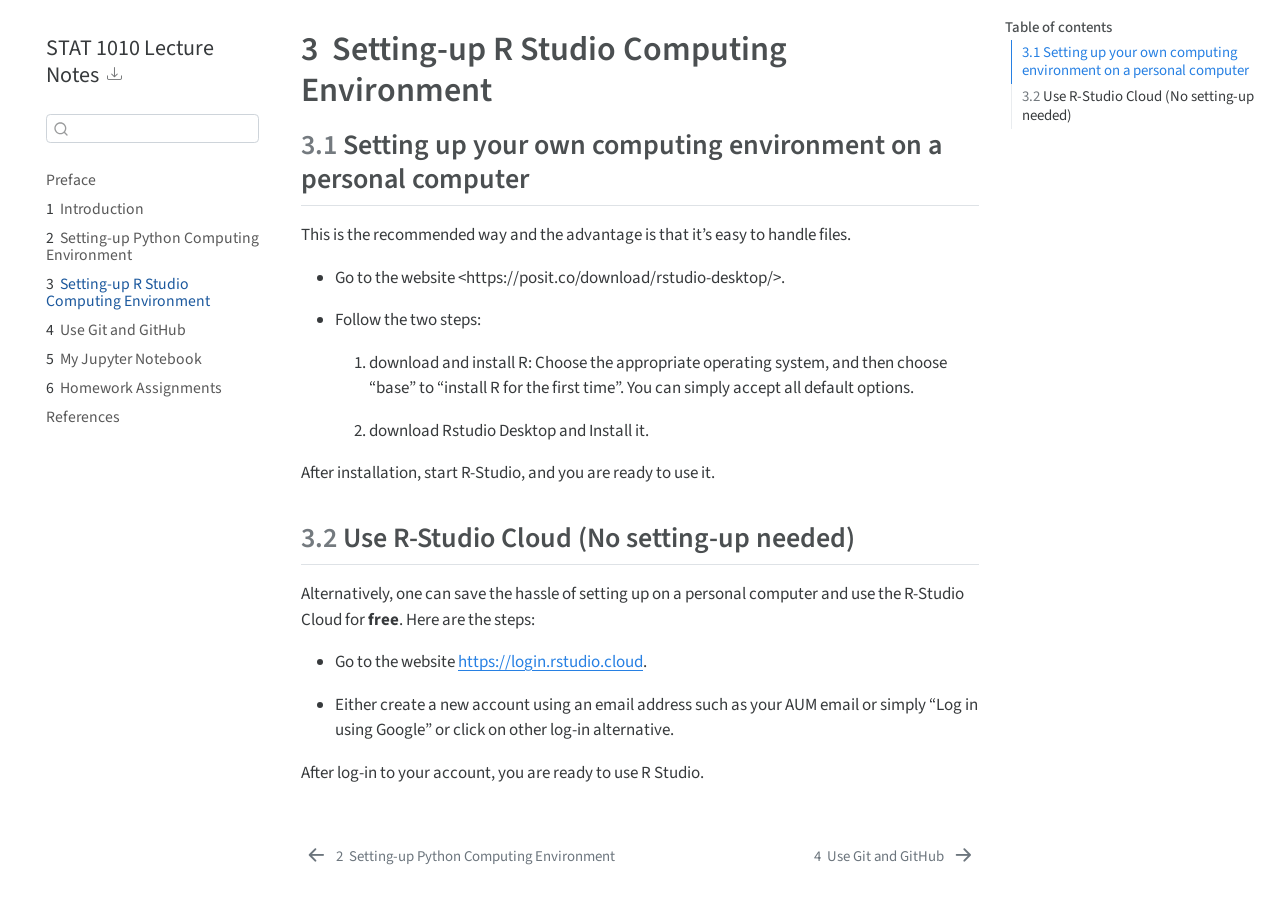
<file: docs/r_comp_env.html>
<!DOCTYPE html>
<html xmlns="http://www.w3.org/1999/xhtml" lang="en" xml:lang="en"><head>

<meta charset="utf-8">
<meta name="generator" content="quarto-1.4.398">

<meta name="viewport" content="width=device-width, initial-scale=1.0, user-scalable=yes">


<title>STAT 1010 Lecture Notes - 3&nbsp; Setting-up R Studio Computing Environment</title>
<style>
code{white-space: pre-wrap;}
span.smallcaps{font-variant: small-caps;}
div.columns{display: flex; gap: min(4vw, 1.5em);}
div.column{flex: auto; overflow-x: auto;}
div.hanging-indent{margin-left: 1.5em; text-indent: -1.5em;}
ul.task-list{list-style: none;}
ul.task-list li input[type="checkbox"] {
  width: 0.8em;
  margin: 0 0.8em 0.2em -1em; /* quarto-specific, see https://github.com/quarto-dev/quarto-cli/issues/4556 */ 
  vertical-align: middle;
}
</style>


<script src="site_libs/quarto-nav/quarto-nav.js"></script>
<script src="site_libs/quarto-nav/headroom.min.js"></script>
<script src="site_libs/clipboard/clipboard.min.js"></script>
<script src="site_libs/quarto-search/autocomplete.umd.js"></script>
<script src="site_libs/quarto-search/fuse.min.js"></script>
<script src="site_libs/quarto-search/quarto-search.js"></script>
<meta name="quarto:offset" content="./">
<link href="./git.html" rel="next">
<link href="./python_comp_env.html" rel="prev">
<script src="site_libs/quarto-html/quarto.js"></script>
<script src="site_libs/quarto-html/popper.min.js"></script>
<script src="site_libs/quarto-html/tippy.umd.min.js"></script>
<script src="site_libs/quarto-html/anchor.min.js"></script>
<link href="site_libs/quarto-html/tippy.css" rel="stylesheet">
<link href="site_libs/quarto-html/quarto-syntax-highlighting.css" rel="stylesheet" id="quarto-text-highlighting-styles">
<script src="site_libs/bootstrap/bootstrap.min.js"></script>
<link href="site_libs/bootstrap/bootstrap-icons.css" rel="stylesheet">
<link href="site_libs/bootstrap/bootstrap.min.css" rel="stylesheet" id="quarto-bootstrap" data-mode="light">
<script id="quarto-search-options" type="application/json">{
  "location": "sidebar",
  "copy-button": false,
  "collapse-after": 3,
  "panel-placement": "start",
  "type": "textbox",
  "limit": 50,
  "keyboard-shortcut": [
    "f",
    "/",
    "s"
  ],
  "show-item-context": false,
  "language": {
    "search-no-results-text": "No results",
    "search-matching-documents-text": "matching documents",
    "search-copy-link-title": "Copy link to search",
    "search-hide-matches-text": "Hide additional matches",
    "search-more-match-text": "more match in this document",
    "search-more-matches-text": "more matches in this document",
    "search-clear-button-title": "Clear",
    "search-detached-cancel-button-title": "Cancel",
    "search-submit-button-title": "Submit",
    "search-label": "Search"
  }
}</script>


</head>

<body class="nav-sidebar floating">

<div id="quarto-search-results"></div>
  <header id="quarto-header" class="headroom fixed-top">
  <nav class="quarto-secondary-nav">
    <div class="container-fluid d-flex">
      <button type="button" class="quarto-btn-toggle btn" data-bs-toggle="collapse" data-bs-target="#quarto-sidebar,#quarto-sidebar-glass" aria-controls="quarto-sidebar" aria-expanded="false" aria-label="Toggle sidebar navigation" onclick="if (window.quartoToggleHeadroom) { window.quartoToggleHeadroom(); }">
        <i class="bi bi-layout-text-sidebar-reverse"></i>
      </button>
        <nav class="quarto-page-breadcrumbs" aria-label="breadcrumb"><ol class="breadcrumb"><li class="breadcrumb-item"><a href="./r_comp_env.html"><span class="chapter-number">3</span>&nbsp; <span class="chapter-title">Setting-up R Studio Computing Environment</span></a></li></ol></nav>
        <a class="flex-grow-1" role="button" data-bs-toggle="collapse" data-bs-target="#quarto-sidebar,#quarto-sidebar-glass" aria-controls="quarto-sidebar" aria-expanded="false" aria-label="Toggle sidebar navigation" onclick="if (window.quartoToggleHeadroom) { window.quartoToggleHeadroom(); }">      
        </a>
      <button type="button" class="btn quarto-search-button" aria-label="" onclick="window.quartoOpenSearch();">
        <i class="bi bi-search"></i>
      </button>
    </div>
  </nav>
</header>
<!-- content -->
<div id="quarto-content" class="quarto-container page-columns page-rows-contents page-layout-article">
<!-- sidebar -->
  <nav id="quarto-sidebar" class="sidebar collapse collapse-horizontal sidebar-navigation floating overflow-auto">
    <div class="pt-lg-2 mt-2 text-left sidebar-header">
    <div class="sidebar-title mb-0 py-0">
      <a href="./">STAT 1010 Lecture Notes</a> 
        <div class="sidebar-tools-main">
    <div class="dropdown">
      <a href="" title="Download" id="quarto-navigation-tool-dropdown-0" class="quarto-navigation-tool dropdown-toggle px-1" data-bs-toggle="dropdown" aria-expanded="false" aria-label="Download"><i class="bi bi-download"></i></a>
      <ul class="dropdown-menu" aria-labelledby="quarto-navigation-tool-dropdown-0">
          <li>
            <a class="dropdown-item sidebar-tools-main-item" href="./STAT-1010-Lecture-Notes.pdf">
              <i class="bi bi-bi-file-pdf pe-1"></i>
            Download PDF
            </a>
          </li>
          <li>
            <a class="dropdown-item sidebar-tools-main-item" href="./STAT-1010-Lecture-Notes.docx">
              <i class="bi bi-bi-file-word pe-1"></i>
            Download Docx
            </a>
          </li>
      </ul>
    </div>
</div>
    </div>
      </div>
        <div class="mt-2 flex-shrink-0 align-items-center">
        <div class="sidebar-search">
        <div id="quarto-search" class="" title="Search"></div>
        </div>
        </div>
    <div class="sidebar-menu-container"> 
    <ul class="list-unstyled mt-1">
        <li class="sidebar-item">
  <div class="sidebar-item-container"> 
  <a href="./index.html" class="sidebar-item-text sidebar-link">
 <span class="menu-text">Preface</span></a>
  </div>
</li>
        <li class="sidebar-item">
  <div class="sidebar-item-container"> 
  <a href="./intro.html" class="sidebar-item-text sidebar-link">
 <span class="menu-text"><span class="chapter-number">1</span>&nbsp; <span class="chapter-title">Introduction</span></span></a>
  </div>
</li>
        <li class="sidebar-item">
  <div class="sidebar-item-container"> 
  <a href="./python_comp_env.html" class="sidebar-item-text sidebar-link">
 <span class="menu-text"><span class="chapter-number">2</span>&nbsp; <span class="chapter-title">Setting-up Python Computing Environment</span></span></a>
  </div>
</li>
        <li class="sidebar-item">
  <div class="sidebar-item-container"> 
  <a href="./r_comp_env.html" class="sidebar-item-text sidebar-link active">
 <span class="menu-text"><span class="chapter-number">3</span>&nbsp; <span class="chapter-title">Setting-up R Studio Computing Environment</span></span></a>
  </div>
</li>
        <li class="sidebar-item">
  <div class="sidebar-item-container"> 
  <a href="./git.html" class="sidebar-item-text sidebar-link">
 <span class="menu-text"><span class="chapter-number">4</span>&nbsp; <span class="chapter-title">Use Git and GitHub</span></span></a>
  </div>
</li>
        <li class="sidebar-item">
  <div class="sidebar-item-container"> 
  <a href="./0_markdown.html" class="sidebar-item-text sidebar-link">
 <span class="menu-text"><span class="chapter-number">5</span>&nbsp; <span class="chapter-title">My Jupyter Notebook</span></span></a>
  </div>
</li>
        <li class="sidebar-item">
  <div class="sidebar-item-container"> 
  <a href="./assignment.html" class="sidebar-item-text sidebar-link">
 <span class="menu-text"><span class="chapter-number">6</span>&nbsp; <span class="chapter-title">Homework Assignments</span></span></a>
  </div>
</li>
        <li class="sidebar-item">
  <div class="sidebar-item-container"> 
  <a href="./references.html" class="sidebar-item-text sidebar-link">
 <span class="menu-text">References</span></a>
  </div>
</li>
    </ul>
    </div>
</nav>
<div id="quarto-sidebar-glass" data-bs-toggle="collapse" data-bs-target="#quarto-sidebar,#quarto-sidebar-glass"></div>
<!-- margin-sidebar -->
    <div id="quarto-margin-sidebar" class="sidebar margin-sidebar">
        <nav id="TOC" role="doc-toc" class="toc-active">
    <h2 id="toc-title">Table of contents</h2>
   
  <ul>
  <li><a href="#setting-up-your-own-computing-environment-on-a-personal-computer" id="toc-setting-up-your-own-computing-environment-on-a-personal-computer" class="nav-link active" data-scroll-target="#setting-up-your-own-computing-environment-on-a-personal-computer"><span class="header-section-number">3.1</span> Setting up your own computing environment on a personal computer</a></li>
  <li><a href="#use-r-studio-cloud-no-setting-up-needed" id="toc-use-r-studio-cloud-no-setting-up-needed" class="nav-link" data-scroll-target="#use-r-studio-cloud-no-setting-up-needed"><span class="header-section-number">3.2</span> Use R-Studio Cloud (No setting-up needed)</a></li>
  </ul>
</nav>
    </div>
<!-- main -->
<main class="content" id="quarto-document-content">

<header id="title-block-header" class="quarto-title-block default">
<div class="quarto-title">
<h1 class="title"><span class="chapter-number">3</span>&nbsp; <span class="chapter-title">Setting-up R Studio Computing Environment</span></h1>
</div>



<div class="quarto-title-meta">

    
  
    
  </div>
  


</header>


<section id="setting-up-your-own-computing-environment-on-a-personal-computer" class="level2" data-number="3.1">
<h2 data-number="3.1" class="anchored" data-anchor-id="setting-up-your-own-computing-environment-on-a-personal-computer"><span class="header-section-number">3.1</span> Setting up your own computing environment on a personal computer</h2>
<p>This is the recommended way and the advantage is that it’s easy to handle files.</p>
<ul>
<li><p>Go to the website &lt;https://posit.co/download/rstudio-desktop/&gt;.</p></li>
<li><p>Follow the two steps:</p>
<ol type="1">
<li><p>download and install R: Choose the appropriate operating system, and then choose “base” to “install R for the first time”. You can simply accept all default options.</p></li>
<li><p>download Rstudio Desktop and Install it.</p></li>
</ol></li>
</ul>
<p>After installation, start R-Studio, and you are ready to use it.</p>
</section>
<section id="use-r-studio-cloud-no-setting-up-needed" class="level2" data-number="3.2">
<h2 data-number="3.2" class="anchored" data-anchor-id="use-r-studio-cloud-no-setting-up-needed"><span class="header-section-number">3.2</span> Use R-Studio Cloud (No setting-up needed)</h2>
<p>Alternatively, one can save the hassle of setting up on a personal computer and use the R-Studio Cloud for <strong>free</strong>. Here are the steps:</p>
<ul>
<li><p>Go to the website <a href="https://login.rstudio.cloud" class="uri">https://login.rstudio.cloud</a>.</p></li>
<li><p>Either create a new account using an email address such as your AUM email or simply “Log in using Google” or click on other log-in alternative.</p></li>
</ul>
<p>After log-in to your account, you are ready to use R Studio.</p>


</section>

</main> <!-- /main -->
<script id="quarto-html-after-body" type="application/javascript">
window.document.addEventListener("DOMContentLoaded", function (event) {
  const toggleBodyColorMode = (bsSheetEl) => {
    const mode = bsSheetEl.getAttribute("data-mode");
    const bodyEl = window.document.querySelector("body");
    if (mode === "dark") {
      bodyEl.classList.add("quarto-dark");
      bodyEl.classList.remove("quarto-light");
    } else {
      bodyEl.classList.add("quarto-light");
      bodyEl.classList.remove("quarto-dark");
    }
  }
  const toggleBodyColorPrimary = () => {
    const bsSheetEl = window.document.querySelector("link#quarto-bootstrap");
    if (bsSheetEl) {
      toggleBodyColorMode(bsSheetEl);
    }
  }
  toggleBodyColorPrimary();  
  const icon = "";
  const anchorJS = new window.AnchorJS();
  anchorJS.options = {
    placement: 'right',
    icon: icon
  };
  anchorJS.add('.anchored');
  const isCodeAnnotation = (el) => {
    for (const clz of el.classList) {
      if (clz.startsWith('code-annotation-')) {                     
        return true;
      }
    }
    return false;
  }
  const clipboard = new window.ClipboardJS('.code-copy-button', {
    text: function(trigger) {
      const codeEl = trigger.previousElementSibling.cloneNode(true);
      for (const childEl of codeEl.children) {
        if (isCodeAnnotation(childEl)) {
          childEl.remove();
        }
      }
      return codeEl.innerText;
    }
  });
  clipboard.on('success', function(e) {
    // button target
    const button = e.trigger;
    // don't keep focus
    button.blur();
    // flash "checked"
    button.classList.add('code-copy-button-checked');
    var currentTitle = button.getAttribute("title");
    button.setAttribute("title", "Copied!");
    let tooltip;
    if (window.bootstrap) {
      button.setAttribute("data-bs-toggle", "tooltip");
      button.setAttribute("data-bs-placement", "left");
      button.setAttribute("data-bs-title", "Copied!");
      tooltip = new bootstrap.Tooltip(button, 
        { trigger: "manual", 
          customClass: "code-copy-button-tooltip",
          offset: [0, -8]});
      tooltip.show();    
    }
    setTimeout(function() {
      if (tooltip) {
        tooltip.hide();
        button.removeAttribute("data-bs-title");
        button.removeAttribute("data-bs-toggle");
        button.removeAttribute("data-bs-placement");
      }
      button.setAttribute("title", currentTitle);
      button.classList.remove('code-copy-button-checked');
    }, 1000);
    // clear code selection
    e.clearSelection();
  });
  function tippyHover(el, contentFn, onTriggerFn, onUntriggerFn) {
    const config = {
      allowHTML: true,
      maxWidth: 500,
      delay: 100,
      arrow: false,
      appendTo: function(el) {
          return el.parentElement;
      },
      interactive: true,
      interactiveBorder: 10,
      theme: 'quarto',
      placement: 'bottom-start',
    };
    if (contentFn) {
      config.content = contentFn;
    }
    if (onTriggerFn) {
      config.onTrigger = onTriggerFn;
    }
    if (onUntriggerFn) {
      config.onUntrigger = onUntriggerFn;
    }
    window.tippy(el, config); 
  }
  const noterefs = window.document.querySelectorAll('a[role="doc-noteref"]');
  for (var i=0; i<noterefs.length; i++) {
    const ref = noterefs[i];
    tippyHover(ref, function() {
      // use id or data attribute instead here
      let href = ref.getAttribute('data-footnote-href') || ref.getAttribute('href');
      try { href = new URL(href).hash; } catch {}
      const id = href.replace(/^#\/?/, "");
      const note = window.document.getElementById(id);
      return note.innerHTML;
    });
  }
  const xrefs = window.document.querySelectorAll('a.quarto-xref');
  const processXRef = (id, note) => {
    // Strip column container classes
    const stripColumnClz = (el) => {
      el.classList.remove("page-full", "page-columns");
      if (el.children) {
        for (const child of el.children) {
          stripColumnClz(child);
        }
      }
    }
    stripColumnClz(note)
    const typesetMath = (el) => {
      if (window.MathJax) {
        // MathJax Typeset
        window.MathJax.typeset([el]);
      } else if (window.katex) {
        // KaTeX Render
        var mathElements = el.getElementsByClassName("math");
        var macros = [];
        for (var i = 0; i < mathElements.length; i++) {
          var texText = mathElements[i].firstChild;
          if (mathElements[i].tagName == "SPAN") {
            window.katex.render(texText.data, mathElements[i], {
              displayMode: mathElements[i].classList.contains('display'),
              throwOnError: false,
              macros: macros,
              fleqn: false
            });
          }
        }
      }
    }
    if (id === null || id.startsWith('sec-')) {
      // Special case sections, only their first couple elements
      const container = document.createElement("div");
      if (note.children && note.children.length > 2) {
        for (let i = 0; i < 2; i++) {
          container.appendChild(note.children[i].cloneNode(true));
        }
        typesetMath(container);
        return container.innerHTML
      } else {
        typesetMath(note);
        return note.innerHTML;
      }
    } else {
      // Remove any anchor links if they are present
      const anchorLink = note.querySelector('a.anchorjs-link');
      if (anchorLink) {
        anchorLink.remove();
      }
      typesetMath(note);
      return note.innerHTML;
    }
  }
  for (var i=0; i<xrefs.length; i++) {
    const xref = xrefs[i];
    tippyHover(xref, undefined, function(instance) {
      instance.disable();
      let url = xref.getAttribute('href');
      let hash = undefined; 
      if (url.startsWith('#')) {
        hash = url;
      } else {
        try { hash = new URL(url).hash; } catch {}
      }
      if (hash) {
        const id = hash.replace(/^#\/?/, "");
        const note = window.document.getElementById(id);
        if (note !== null) {
          try {
            const html = processXRef(id, note.cloneNode(true));
            instance.setContent(html);
          } finally {
            instance.enable();
            instance.show();
          }
        } else {
          // See if we can fetch this
          fetch(url.split('#')[0])
          .then(res => res.text())
          .then(html => {
            const parser = new DOMParser();
            const htmlDoc = parser.parseFromString(html, "text/html");
            const note = htmlDoc.getElementById(id);
            if (note !== null) {
              const html = processXRef(id, note);
              instance.setContent(html);
            } 
          }).finally(() => {
            instance.enable();
            instance.show();
          });
        }
      } else {
        // See if we can fetch a full url (with no hash to target)
        // This is a special case and we should probably do some content thinning / targeting
        fetch(url)
        .then(res => res.text())
        .then(html => {
          const parser = new DOMParser();
          const htmlDoc = parser.parseFromString(html, "text/html");
          const note = htmlDoc.querySelector('main.content');
          if (note !== null) {
            // This should only happen for chapter cross references
            // (since there is no id in the URL)
            // remove the first header
            if (note.children.length > 0 && note.children[0].tagName === "HEADER") {
              note.children[0].remove();
            }
            const html = processXRef(null, note);
            instance.setContent(html);
          } 
        }).finally(() => {
          instance.enable();
          instance.show();
        });
      }
    }, function(instance) {
    });
  }
      let selectedAnnoteEl;
      const selectorForAnnotation = ( cell, annotation) => {
        let cellAttr = 'data-code-cell="' + cell + '"';
        let lineAttr = 'data-code-annotation="' +  annotation + '"';
        const selector = 'span[' + cellAttr + '][' + lineAttr + ']';
        return selector;
      }
      const selectCodeLines = (annoteEl) => {
        const doc = window.document;
        const targetCell = annoteEl.getAttribute("data-target-cell");
        const targetAnnotation = annoteEl.getAttribute("data-target-annotation");
        const annoteSpan = window.document.querySelector(selectorForAnnotation(targetCell, targetAnnotation));
        const lines = annoteSpan.getAttribute("data-code-lines").split(",");
        const lineIds = lines.map((line) => {
          return targetCell + "-" + line;
        })
        let top = null;
        let height = null;
        let parent = null;
        if (lineIds.length > 0) {
            //compute the position of the single el (top and bottom and make a div)
            const el = window.document.getElementById(lineIds[0]);
            top = el.offsetTop;
            height = el.offsetHeight;
            parent = el.parentElement.parentElement;
          if (lineIds.length > 1) {
            const lastEl = window.document.getElementById(lineIds[lineIds.length - 1]);
            const bottom = lastEl.offsetTop + lastEl.offsetHeight;
            height = bottom - top;
          }
          if (top !== null && height !== null && parent !== null) {
            // cook up a div (if necessary) and position it 
            let div = window.document.getElementById("code-annotation-line-highlight");
            if (div === null) {
              div = window.document.createElement("div");
              div.setAttribute("id", "code-annotation-line-highlight");
              div.style.position = 'absolute';
              parent.appendChild(div);
            }
            div.style.top = top - 2 + "px";
            div.style.height = height + 4 + "px";
            div.style.left = 0;
            let gutterDiv = window.document.getElementById("code-annotation-line-highlight-gutter");
            if (gutterDiv === null) {
              gutterDiv = window.document.createElement("div");
              gutterDiv.setAttribute("id", "code-annotation-line-highlight-gutter");
              gutterDiv.style.position = 'absolute';
              const codeCell = window.document.getElementById(targetCell);
              const gutter = codeCell.querySelector('.code-annotation-gutter');
              gutter.appendChild(gutterDiv);
            }
            gutterDiv.style.top = top - 2 + "px";
            gutterDiv.style.height = height + 4 + "px";
          }
          selectedAnnoteEl = annoteEl;
        }
      };
      const unselectCodeLines = () => {
        const elementsIds = ["code-annotation-line-highlight", "code-annotation-line-highlight-gutter"];
        elementsIds.forEach((elId) => {
          const div = window.document.getElementById(elId);
          if (div) {
            div.remove();
          }
        });
        selectedAnnoteEl = undefined;
      };
        // Handle positioning of the toggle
    window.addEventListener(
      "resize",
      throttle(() => {
        elRect = undefined;
        if (selectedAnnoteEl) {
          selectCodeLines(selectedAnnoteEl);
        }
      }, 10)
    );
    function throttle(fn, ms) {
    let throttle = false;
    let timer;
      return (...args) => {
        if(!throttle) { // first call gets through
            fn.apply(this, args);
            throttle = true;
        } else { // all the others get throttled
            if(timer) clearTimeout(timer); // cancel #2
            timer = setTimeout(() => {
              fn.apply(this, args);
              timer = throttle = false;
            }, ms);
        }
      };
    }
      // Attach click handler to the DT
      const annoteDls = window.document.querySelectorAll('dt[data-target-cell]');
      for (const annoteDlNode of annoteDls) {
        annoteDlNode.addEventListener('click', (event) => {
          const clickedEl = event.target;
          if (clickedEl !== selectedAnnoteEl) {
            unselectCodeLines();
            const activeEl = window.document.querySelector('dt[data-target-cell].code-annotation-active');
            if (activeEl) {
              activeEl.classList.remove('code-annotation-active');
            }
            selectCodeLines(clickedEl);
            clickedEl.classList.add('code-annotation-active');
          } else {
            // Unselect the line
            unselectCodeLines();
            clickedEl.classList.remove('code-annotation-active');
          }
        });
      }
  const findCites = (el) => {
    const parentEl = el.parentElement;
    if (parentEl) {
      const cites = parentEl.dataset.cites;
      if (cites) {
        return {
          el,
          cites: cites.split(' ')
        };
      } else {
        return findCites(el.parentElement)
      }
    } else {
      return undefined;
    }
  };
  var bibliorefs = window.document.querySelectorAll('a[role="doc-biblioref"]');
  for (var i=0; i<bibliorefs.length; i++) {
    const ref = bibliorefs[i];
    const citeInfo = findCites(ref);
    if (citeInfo) {
      tippyHover(citeInfo.el, function() {
        var popup = window.document.createElement('div');
        citeInfo.cites.forEach(function(cite) {
          var citeDiv = window.document.createElement('div');
          citeDiv.classList.add('hanging-indent');
          citeDiv.classList.add('csl-entry');
          var biblioDiv = window.document.getElementById('ref-' + cite);
          if (biblioDiv) {
            citeDiv.innerHTML = biblioDiv.innerHTML;
          }
          popup.appendChild(citeDiv);
        });
        return popup.innerHTML;
      });
    }
  }
});
</script>
<nav class="page-navigation">
  <div class="nav-page nav-page-previous">
      <a href="./python_comp_env.html" class="pagination-link">
        <i class="bi bi-arrow-left-short"></i> <span class="nav-page-text"><span class="chapter-number">2</span>&nbsp; <span class="chapter-title">Setting-up Python Computing Environment</span></span>
      </a>          
  </div>
  <div class="nav-page nav-page-next">
      <a href="./git.html" class="pagination-link">
        <span class="nav-page-text"><span class="chapter-number">4</span>&nbsp; <span class="chapter-title">Use Git and GitHub</span></span> <i class="bi bi-arrow-right-short"></i>
      </a>
  </div>
</nav>
</div> <!-- /content -->




</body></html>
</file>
<file: docs/site_libs/quarto-html/tippy.css>
.tippy-box[data-animation=fade][data-state=hidden]{opacity:0}[data-tippy-root]{max-width:calc(100vw - 10px)}.tippy-box{position:relative;background-color:#333;color:#fff;border-radius:4px;font-size:14px;line-height:1.4;white-space:normal;outline:0;transition-property:transform,visibility,opacity}.tippy-box[data-placement^=top]>.tippy-arrow{bottom:0}.tippy-box[data-placement^=top]>.tippy-arrow:before{bottom:-7px;left:0;border-width:8px 8px 0;border-top-color:initial;transform-origin:center top}.tippy-box[data-placement^=bottom]>.tippy-arrow{top:0}.tippy-box[data-placement^=bottom]>.tippy-arrow:before{top:-7px;left:0;border-width:0 8px 8px;border-bottom-color:initial;transform-origin:center bottom}.tippy-box[data-placement^=left]>.tippy-arrow{right:0}.tippy-box[data-placement^=left]>.tippy-arrow:before{border-width:8px 0 8px 8px;border-left-color:initial;right:-7px;transform-origin:center left}.tippy-box[data-placement^=right]>.tippy-arrow{left:0}.tippy-box[data-placement^=right]>.tippy-arrow:before{left:-7px;border-width:8px 8px 8px 0;border-right-color:initial;transform-origin:center right}.tippy-box[data-inertia][data-state=visible]{transition-timing-function:cubic-bezier(.54,1.5,.38,1.11)}.tippy-arrow{width:16px;height:16px;color:#333}.tippy-arrow:before{content:"";position:absolute;border-color:transparent;border-style:solid}.tippy-content{position:relative;padding:5px 9px;z-index:1}
</file>
<file: docs/site_libs/quarto-html/quarto-syntax-highlighting.css>
/* quarto syntax highlight colors */
:root {
  --quarto-hl-ot-color: #003B4F;
  --quarto-hl-at-color: #657422;
  --quarto-hl-ss-color: #20794D;
  --quarto-hl-an-color: #5E5E5E;
  --quarto-hl-fu-color: #4758AB;
  --quarto-hl-st-color: #20794D;
  --quarto-hl-cf-color: #003B4F;
  --quarto-hl-op-color: #5E5E5E;
  --quarto-hl-er-color: #AD0000;
  --quarto-hl-bn-color: #AD0000;
  --quarto-hl-al-color: #AD0000;
  --quarto-hl-va-color: #111111;
  --quarto-hl-bu-color: inherit;
  --quarto-hl-ex-color: inherit;
  --quarto-hl-pp-color: #AD0000;
  --quarto-hl-in-color: #5E5E5E;
  --quarto-hl-vs-color: #20794D;
  --quarto-hl-wa-color: #5E5E5E;
  --quarto-hl-do-color: #5E5E5E;
  --quarto-hl-im-color: #00769E;
  --quarto-hl-ch-color: #20794D;
  --quarto-hl-dt-color: #AD0000;
  --quarto-hl-fl-color: #AD0000;
  --quarto-hl-co-color: #5E5E5E;
  --quarto-hl-cv-color: #5E5E5E;
  --quarto-hl-cn-color: #8f5902;
  --quarto-hl-sc-color: #5E5E5E;
  --quarto-hl-dv-color: #AD0000;
  --quarto-hl-kw-color: #003B4F;
}

/* other quarto variables */
:root {
  --quarto-font-monospace: SFMono-Regular, Menlo, Monaco, Consolas, "Liberation Mono", "Courier New", monospace;
}

pre > code.sourceCode > span {
  color: #003B4F;
}

code span {
  color: #003B4F;
}

code.sourceCode > span {
  color: #003B4F;
}

div.sourceCode,
div.sourceCode pre.sourceCode {
  color: #003B4F;
}

code span.ot {
  color: #003B4F;
  font-style: inherit;
}

code span.at {
  color: #657422;
  font-style: inherit;
}

code span.ss {
  color: #20794D;
  font-style: inherit;
}

code span.an {
  color: #5E5E5E;
  font-style: inherit;
}

code span.fu {
  color: #4758AB;
  font-style: inherit;
}

code span.st {
  color: #20794D;
  font-style: inherit;
}

code span.cf {
  color: #003B4F;
  font-style: inherit;
}

code span.op {
  color: #5E5E5E;
  font-style: inherit;
}

code span.er {
  color: #AD0000;
  font-style: inherit;
}

code span.bn {
  color: #AD0000;
  font-style: inherit;
}

code span.al {
  color: #AD0000;
  font-style: inherit;
}

code span.va {
  color: #111111;
  font-style: inherit;
}

code span.bu {
  font-style: inherit;
}

code span.ex {
  font-style: inherit;
}

code span.pp {
  color: #AD0000;
  font-style: inherit;
}

code span.in {
  color: #5E5E5E;
  font-style: inherit;
}

code span.vs {
  color: #20794D;
  font-style: inherit;
}

code span.wa {
  color: #5E5E5E;
  font-style: italic;
}

code span.do {
  color: #5E5E5E;
  font-style: italic;
}

code span.im {
  color: #00769E;
  font-style: inherit;
}

code span.ch {
  color: #20794D;
  font-style: inherit;
}

code span.dt {
  color: #AD0000;
  font-style: inherit;
}

code span.fl {
  color: #AD0000;
  font-style: inherit;
}

code span.co {
  color: #5E5E5E;
  font-style: inherit;
}

code span.cv {
  color: #5E5E5E;
  font-style: italic;
}

code span.cn {
  color: #8f5902;
  font-style: inherit;
}

code span.sc {
  color: #5E5E5E;
  font-style: inherit;
}

code span.dv {
  color: #AD0000;
  font-style: inherit;
}

code span.kw {
  color: #003B4F;
  font-style: inherit;
}

.prevent-inlining {
  content: "</";
}

/*# sourceMappingURL=debc5d5d77c3f9108843748ff7464032.css.map */
</file>
